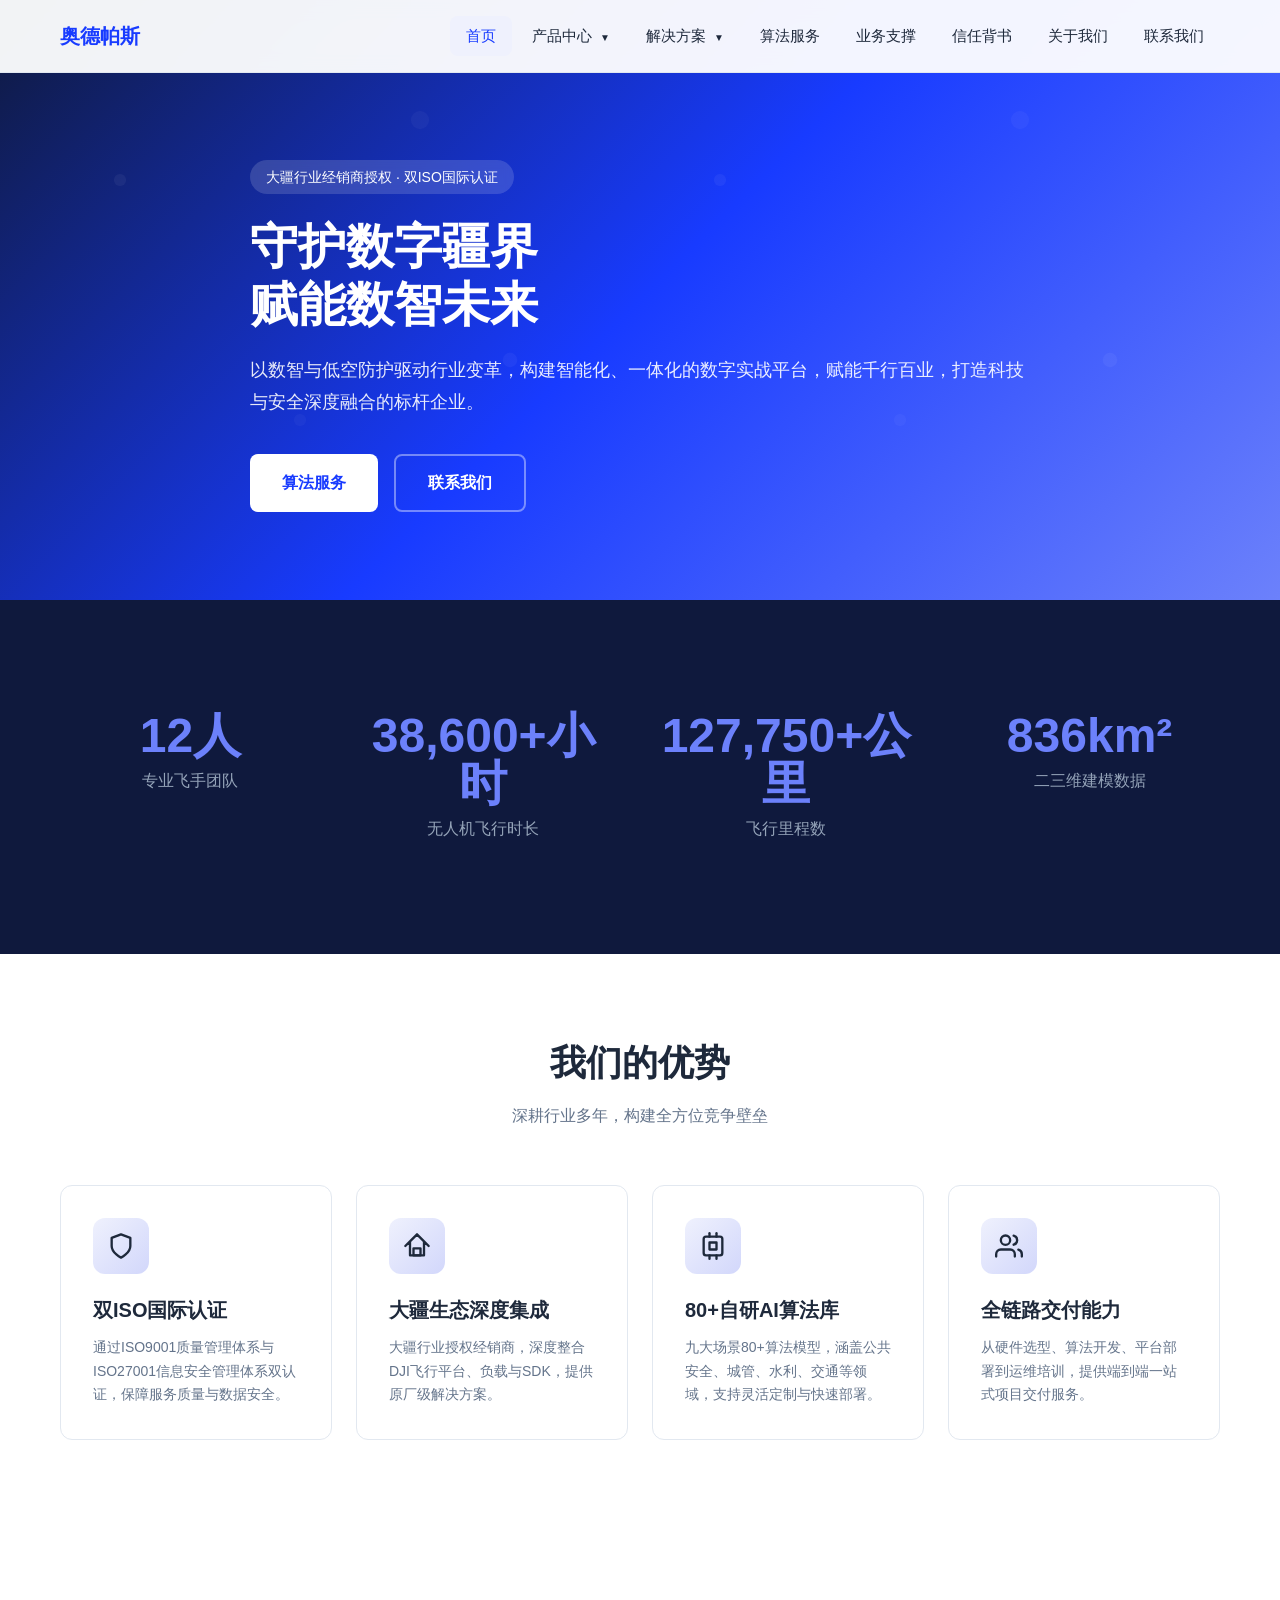
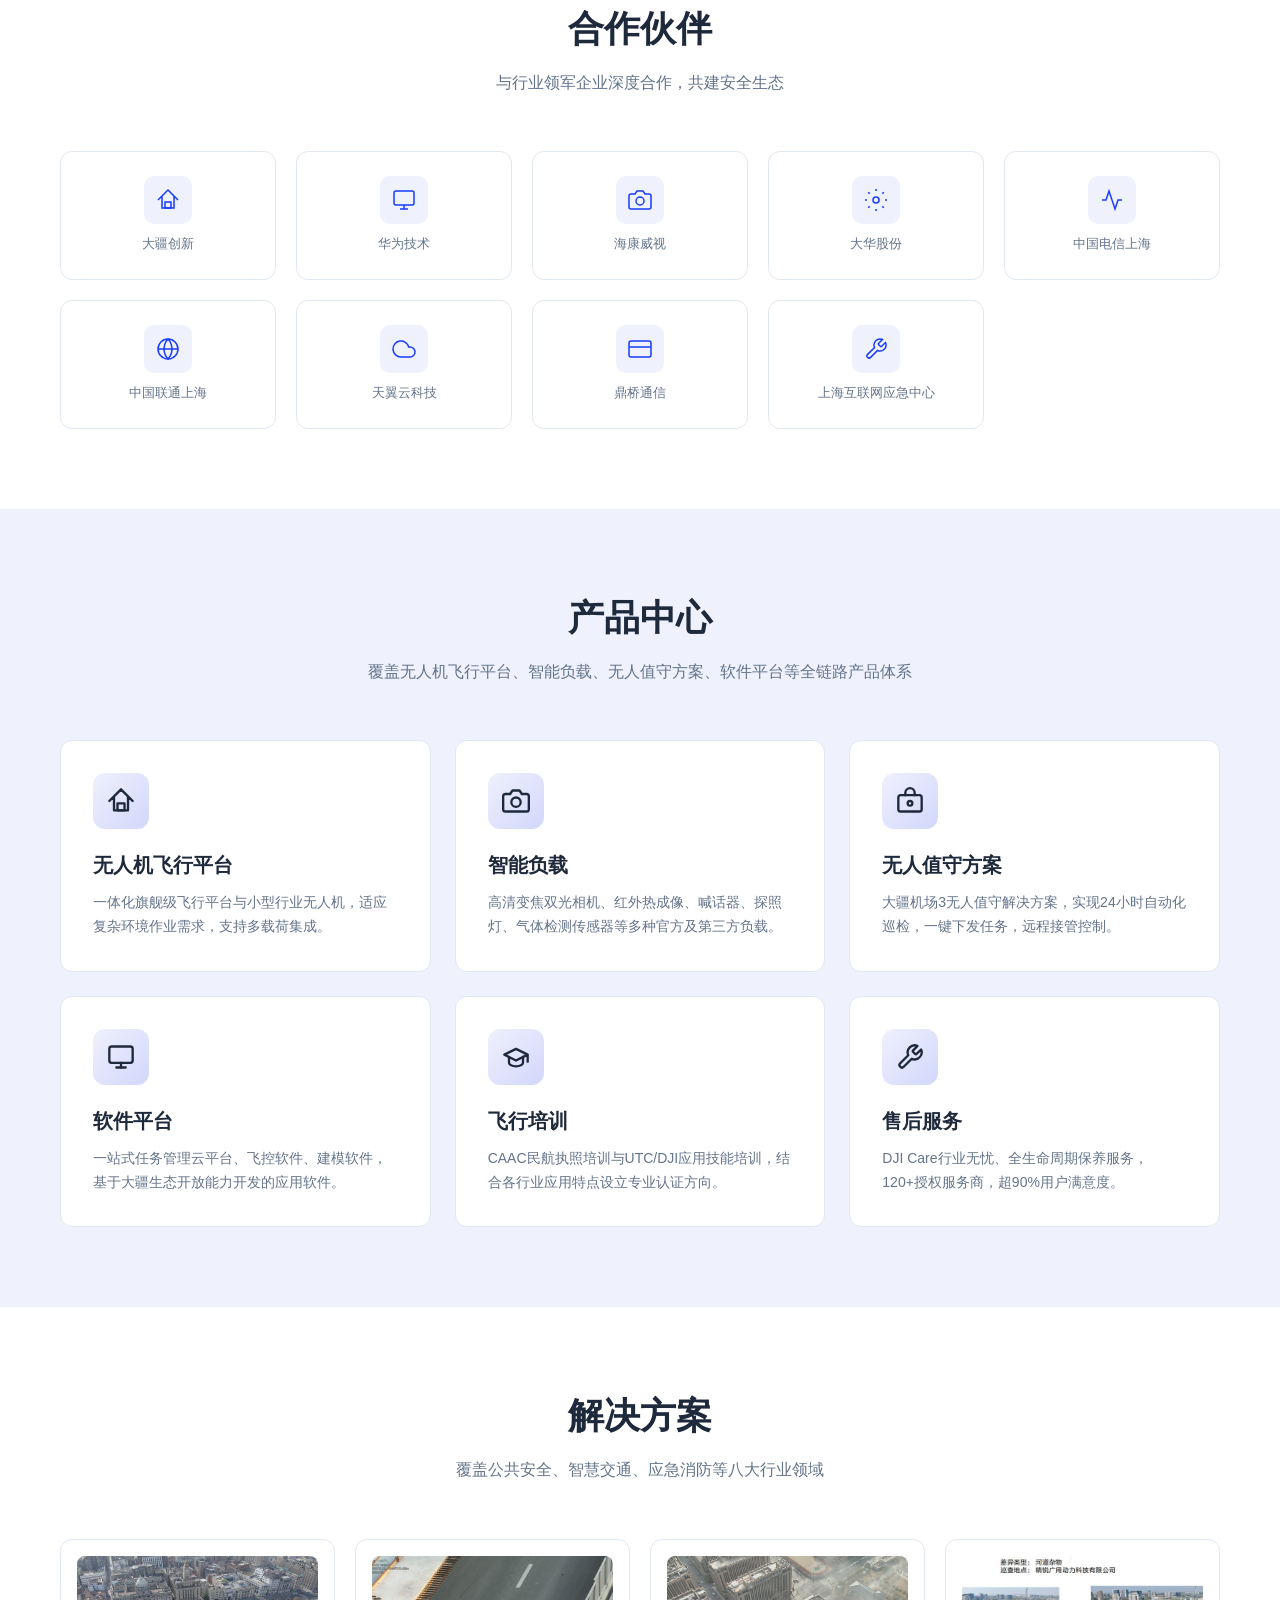
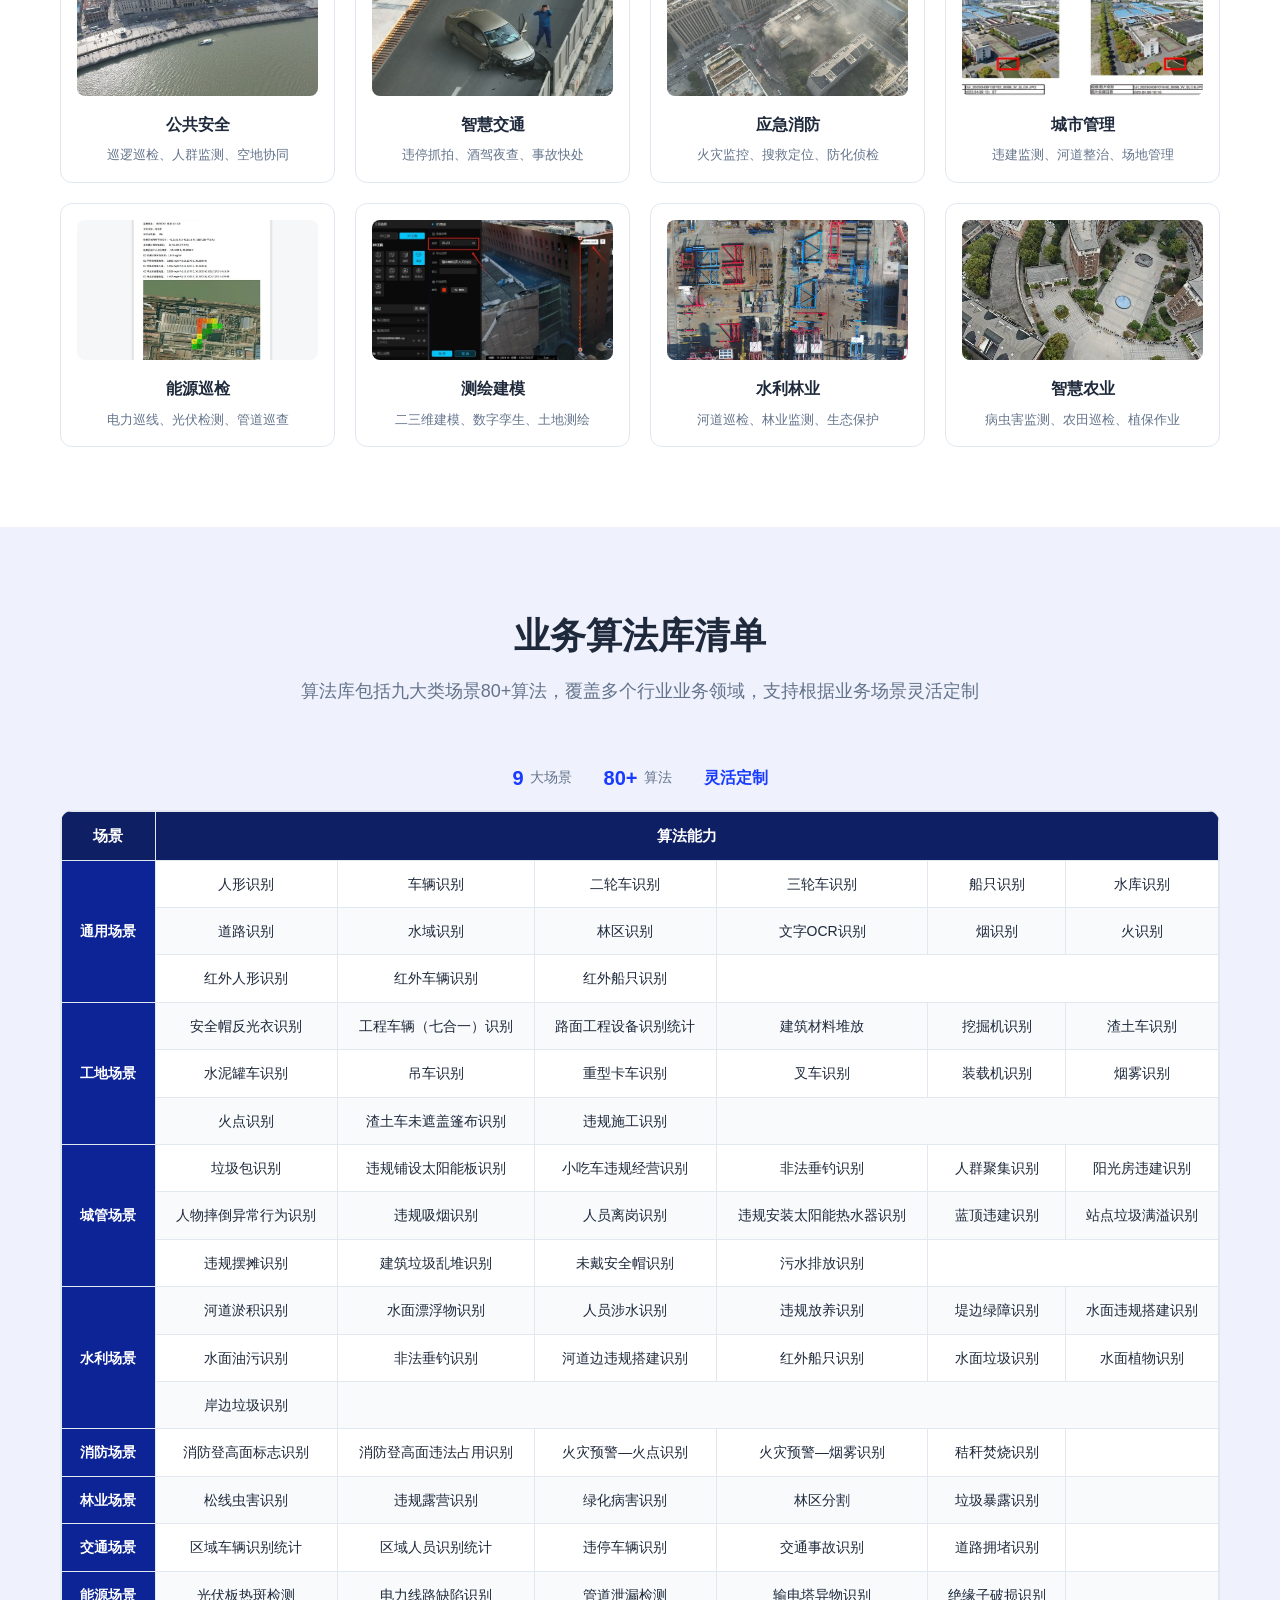
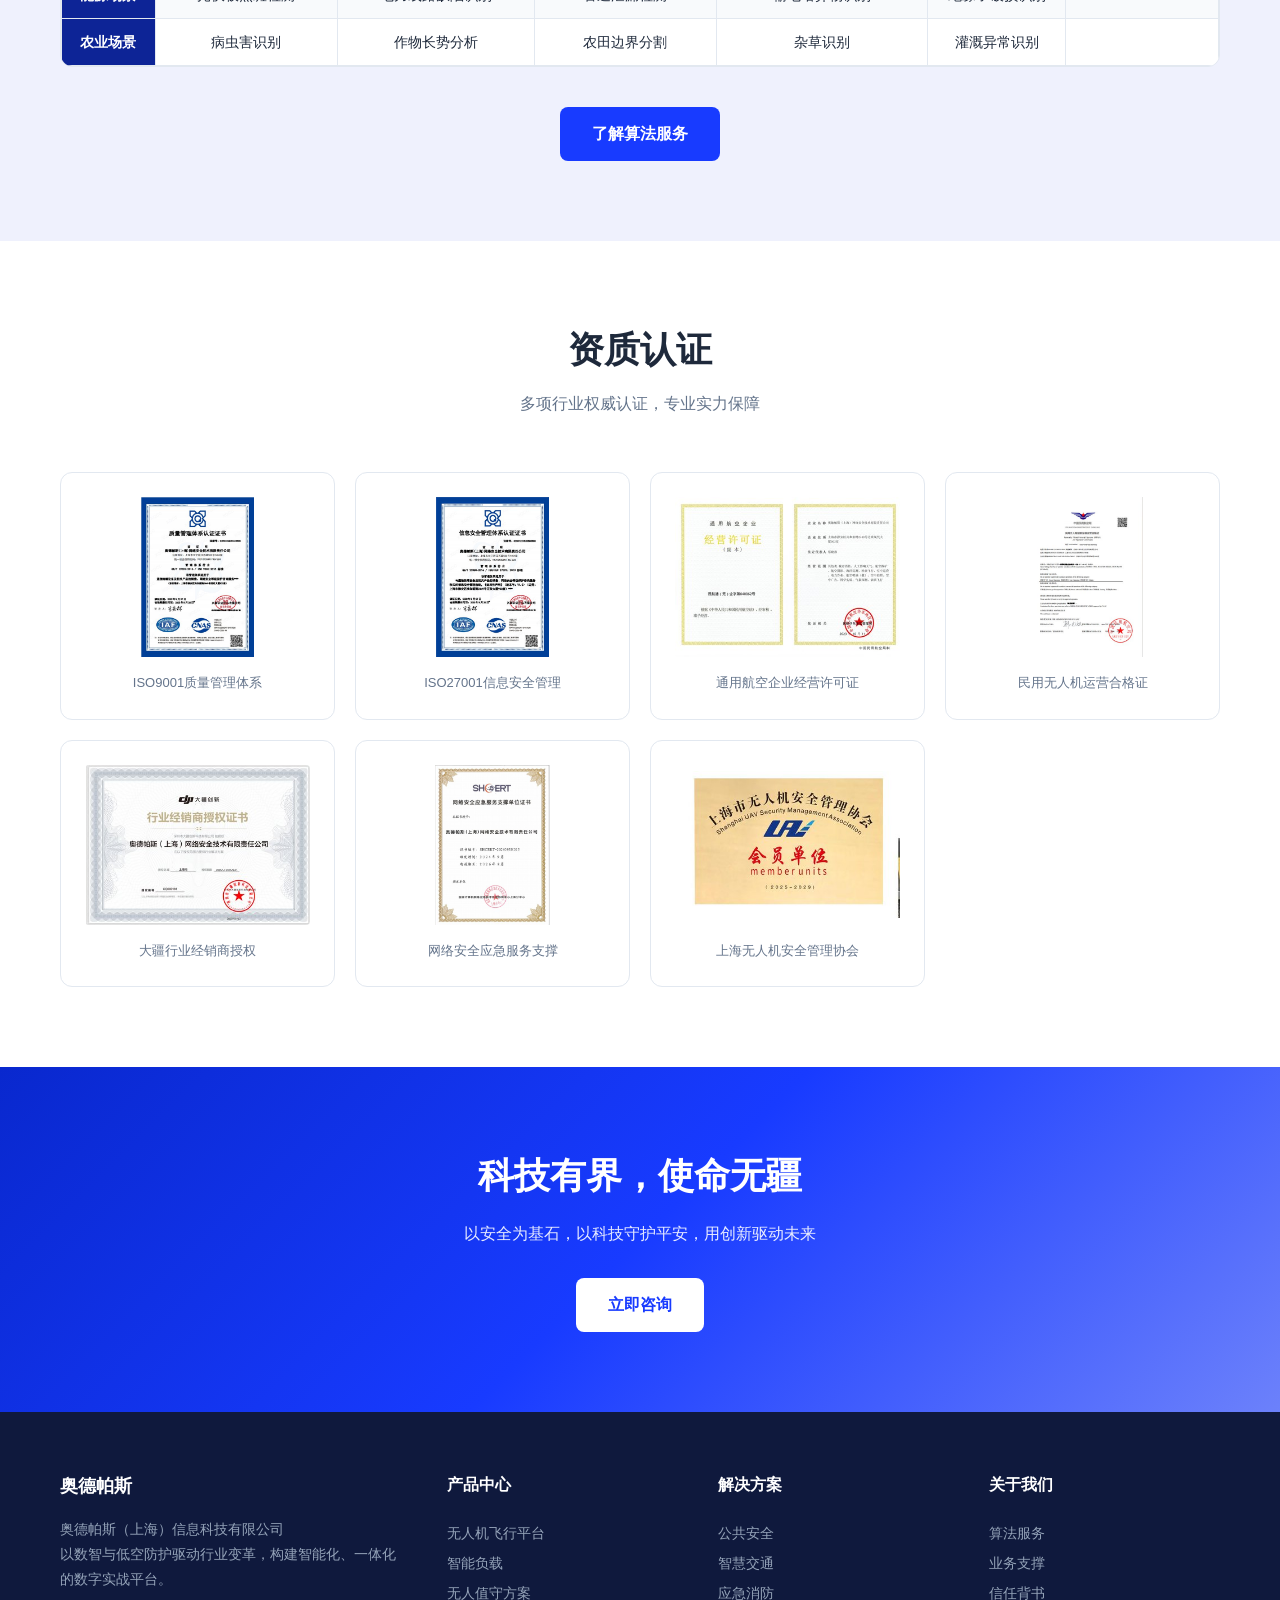
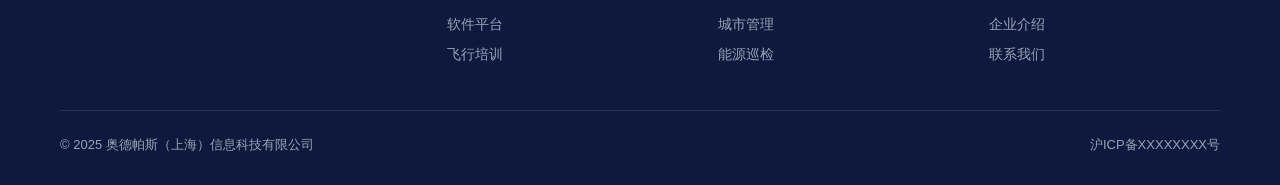
<file: odps-website/index.html>
<!DOCTYPE html>
<html lang="zh-CN">
<head>
  <meta charset="UTF-8">
  <meta name="viewport" content="width=device-width, initial-scale=1.0">
  <title>奥德帕斯（上海）信息科技有限公司 - 守护数字疆界，赋能数智未来</title>
  <meta name="description" content="奥德帕斯专注于无人机行业应用与公共安全解决方案，以数智与低空防护驱动行业变革。">
  <link rel="stylesheet" href="css/style.css">
</head>
<body>

<!-- Header -->
<header class="header">
  <div class="container">
    <a href="index.html" class="logo">
      <span>奥德帕斯</span>
    </a>
    <div class="menu-toggle"><span></span><span></span><span></span></div>
    <nav class="nav">
      <a href="index.html" class="nav-item active">首页</a>
      <div class="nav-item">产品中心 <span class="arrow">▼</span>
        <div class="dropdown">
          <a href="pages/products/drones.html">无人机飞行平台</a>
          <a href="pages/products/payloads.html">智能负载</a>
          <a href="pages/products/dock.html">无人值守方案</a>
          <a href="pages/products/software.html">软件平台</a>
          <a href="pages/products/training.html">飞行培训</a>
        </div>
      </div>
      <div class="nav-item">解决方案 <span class="arrow">▼</span>
        <div class="dropdown">
          <a href="pages/solutions/public-safety.html">公共安全</a>
          <a href="pages/solutions/traffic.html">智慧交通</a>
          <a href="pages/solutions/emergency.html">应急消防</a>
          <a href="pages/solutions/city.html">城市管理</a>
          <a href="pages/solutions/energy.html">能源巡检</a>
          <a href="pages/solutions/surveying.html">测绘建模</a>
          <a href="pages/solutions/water.html">水利林业</a>
          <a href="pages/solutions/agriculture.html">智慧农业</a>
        </div>
      </div>
      <a href="pages/algorithm.html" class="nav-item">算法服务</a>
      <a href="pages/support.html" class="nav-item">业务支撑</a>
      <a href="pages/trust.html" class="nav-item">信任背书</a>
      <a href="pages/about.html" class="nav-item">关于我们</a>
      <a href="pages/contact.html" class="nav-item">联系我们</a>
    </nav>
  </div>
</header>

<!-- Hero -->
<section class="hero">
  <div class="container">
    <div class="hero-content hero-content-wide">
      <span class="hero-tag">大疆行业经销商授权 · 双ISO国际认证</span>
      <h1>守护数字疆界<br>赋能数智未来</h1>
      <p>以数智与低空防护驱动行业变革，构建智能化、一体化的数字实战平台，赋能千行百业，打造科技与安全深度融合的标杆企业。</p>
      <div class="hero-btns">
        <a href="pages/algorithm.html" class="btn btn-primary">算法服务</a>
        <a href="pages/contact.html" class="btn btn-outline">联系我们</a>
      </div>
    </div>
  </div>
</section>

<!-- Stats -->
<section class="section section-dark">
  <div class="container">
    <div class="stats fade-in">
      <div class="stat-item">
        <div class="stat-num" data-target="12" data-suffix="人">0</div>
        <div class="stat-unit">专业飞手团队</div>
      </div>
      <div class="stat-item">
        <div class="stat-num" data-target="38600" data-suffix="+小时">0</div>
        <div class="stat-unit">无人机飞行时长</div>
      </div>
      <div class="stat-item">
        <div class="stat-num" data-target="127750" data-suffix="+公里">0</div>
        <div class="stat-unit">飞行里程数</div>
      </div>
      <div class="stat-item">
        <div class="stat-num" data-target="836" data-suffix="km²">0</div>
        <div class="stat-unit">二三维建模数据</div>
      </div>
    </div>
  </div>
</section>

<!-- 我们的优势 -->
<section class="section">
  <div class="container">
    <div class="section-title fade-in">
      <h2>我们的优势</h2>
      <p>深耕行业多年，构建全方位竞争壁垒</p>
    </div>
    <div class="card-grid" style="grid-template-columns:repeat(4,1fr);">
      <div class="card fade-in" style="cursor:default;">
        <div class="card-icon"><svg width="28" height="28" viewBox="0 0 24 24" fill="none" stroke="currentColor" stroke-width="2" stroke-linecap="round" stroke-linejoin="round"><path d="M12 22s8-4 8-10V5l-8-3-8 3v7c0 6 8 10 8 10z"/></svg></div>
        <h3>双ISO国际认证</h3>
        <p>通过ISO9001质量管理体系与ISO27001信息安全管理体系双认证，保障服务质量与数据安全。</p>
      </div>
      <div class="card fade-in" style="cursor:default;">
        <div class="card-icon"><svg width="28" height="28" viewBox="0 0 24 24" fill="none" stroke="currentColor" stroke-width="2" stroke-linecap="round" stroke-linejoin="round"><path d="M2 12L6 8M6 8L12 2L18 8M6 8V20H18V8M22 12L18 8"/><rect x="9" y="14" width="6" height="6"/></svg></div>
        <h3>大疆生态深度集成</h3>
        <p>大疆行业授权经销商，深度整合DJI飞行平台、负载与SDK，提供原厂级解决方案。</p>
      </div>
      <div class="card fade-in" style="cursor:default;">
        <div class="card-icon"><svg width="28" height="28" viewBox="0 0 24 24" fill="none" stroke="currentColor" stroke-width="2" stroke-linecap="round" stroke-linejoin="round"><rect x="4" y="4" width="16" height="16" rx="2"/><rect x="9" y="9" width="6" height="6"/><line x1="9" y1="1" x2="9" y2="4"/><line x1="15" y1="1" x2="15" y2="4"/><line x1="9" y1="20" x2="9" y2="23"/><line x1="15" y1="20" x2="15" y2="23"/></svg></div>
        <h3>80+自研AI算法库</h3>
        <p>九大场景80+算法模型，涵盖公共安全、城管、水利、交通等领域，支持灵活定制与快速部署。</p>
      </div>
      <div class="card fade-in" style="cursor:default;">
        <div class="card-icon"><svg width="28" height="28" viewBox="0 0 24 24" fill="none" stroke="currentColor" stroke-width="2" stroke-linecap="round" stroke-linejoin="round"><path d="M17 21v-2a4 4 0 0 0-4-4H5a4 4 0 0 0-4 4v2"/><circle cx="9" cy="7" r="4"/><path d="M23 21v-2a4 4 0 0 0-3-3.87"/><path d="M16 3.13a4 4 0 0 1 0 7.75"/></svg></div>
        <h3>全链路交付能力</h3>
        <p>从硬件选型、算法开发、平台部署到运维培训，提供端到端一站式项目交付服务。</p>
      </div>
    </div>
  </div>
</section>

<!-- Partners (moved up per design doc) -->
<section class="section">
  <div class="container">
    <div class="section-title fade-in">
      <h2>合作伙伴</h2>
      <p>与行业领军企业深度合作，共建安全生态</p>
    </div>
    <div class="partner-grid fade-in">
      <div class="partner-item">
        <div class="partner-logo"><svg width="24" height="24" viewBox="0 0 24 24" fill="none" stroke="currentColor" stroke-width="1.5"><path d="M2 12L6 8M6 8L12 2L18 8M6 8V20H18V8M22 12L18 8"/><rect x="9" y="14" width="6" height="6"/></svg></div>
        大疆创新
      </div>
      <div class="partner-item">
        <div class="partner-logo"><svg width="24" height="24" viewBox="0 0 24 24" fill="none" stroke="currentColor" stroke-width="1.5"><rect x="2" y="3" width="20" height="14" rx="2"/><line x1="8" y1="21" x2="16" y2="21"/><line x1="12" y1="17" x2="12" y2="21"/></svg></div>
        华为技术
      </div>
      <div class="partner-item">
        <div class="partner-logo"><svg width="24" height="24" viewBox="0 0 24 24" fill="none" stroke="currentColor" stroke-width="1.5"><path d="M23 19a2 2 0 0 1-2 2H3a2 2 0 0 1-2-2V8a2 2 0 0 1 2-2h4l2-3h6l2 3h4a2 2 0 0 1 2 2z"/><circle cx="12" cy="13" r="4"/></svg></div>
        海康威视
      </div>
      <div class="partner-item">
        <div class="partner-logo"><svg width="24" height="24" viewBox="0 0 24 24" fill="none" stroke="currentColor" stroke-width="1.5"><circle cx="12" cy="12" r="3"/><path d="M12 1v2M12 21v2M4.22 4.22l1.42 1.42M18.36 18.36l1.42 1.42M1 12h2M21 12h2M4.22 19.78l1.42-1.42M18.36 5.64l1.42-1.42"/></svg></div>
        大华股份
      </div>
      <div class="partner-item">
        <div class="partner-logo"><svg width="24" height="24" viewBox="0 0 24 24" fill="none" stroke="currentColor" stroke-width="1.5"><polyline points="22 12 18 12 15 21 9 3 6 12 2 12"/></svg></div>
        中国电信上海
      </div>
      <div class="partner-item">
        <div class="partner-logo"><svg width="24" height="24" viewBox="0 0 24 24" fill="none" stroke="currentColor" stroke-width="1.5"><circle cx="12" cy="12" r="10"/><line x1="2" y1="12" x2="22" y2="12"/><path d="M12 2a15.3 15.3 0 0 1 4 10 15.3 15.3 0 0 1-4 10 15.3 15.3 0 0 1-4-10 15.3 15.3 0 0 1 4-10z"/></svg></div>
        中国联通上海
      </div>
      <div class="partner-item">
        <div class="partner-logo"><svg width="24" height="24" viewBox="0 0 24 24" fill="none" stroke="currentColor" stroke-width="1.5"><path d="M18 10h-1.26A8 8 0 1 0 9 20h9a5 5 0 0 0 0-10z"/></svg></div>
        天翼云科技
      </div>
      <div class="partner-item">
        <div class="partner-logo"><svg width="24" height="24" viewBox="0 0 24 24" fill="none" stroke="currentColor" stroke-width="1.5"><rect x="1" y="4" width="22" height="16" rx="2" ry="2"/><line x1="1" y1="10" x2="23" y2="10"/></svg></div>
        鼎桥通信
      </div>
      <div class="partner-item">
        <div class="partner-logo"><svg width="24" height="24" viewBox="0 0 24 24" fill="none" stroke="currentColor" stroke-width="1.5"><path d="M14.7 6.3a1 1 0 0 0 0 1.4l1.6 1.6a1 1 0 0 0 1.4 0l3.77-3.77a6 6 0 0 1-7.94 7.94l-6.91 6.91a2.12 2.12 0 0 1-3-3l6.91-6.91a6 6 0 0 1 7.94-7.94l-3.76 3.76z"/></svg></div>
        上海互联网应急中心
      </div>
    </div>
  </div>
</section>

<!-- Products -->
<section class="section section-light">
  <div class="container">
    <div class="section-title fade-in">
      <h2>产品中心</h2>
      <p>覆盖无人机飞行平台、智能负载、无人值守方案、软件平台等全链路产品体系</p>
    </div>
    <div class="card-grid">
      <a href="pages/products/drones.html" class="card fade-in">
        <div class="card-icon"><svg width="28" height="28" viewBox="0 0 24 24" fill="none" stroke="currentColor" stroke-width="2" stroke-linecap="round" stroke-linejoin="round"><path d="M2 12L6 8M6 8L12 2L18 8M6 8V20H18V8M22 12L18 8"/><rect x="9" y="14" width="6" height="6"/></svg></div>
        <h3>无人机飞行平台</h3>
        <p>一体化旗舰级飞行平台与小型行业无人机，适应复杂环境作业需求，支持多载荷集成。</p>
      </a>
      <a href="pages/products/payloads.html" class="card fade-in">
        <div class="card-icon"><svg width="28" height="28" viewBox="0 0 24 24" fill="none" stroke="currentColor" stroke-width="2" stroke-linecap="round" stroke-linejoin="round"><path d="M23 19a2 2 0 0 1-2 2H3a2 2 0 0 1-2-2V8a2 2 0 0 1 2-2h4l2-3h6l2 3h4a2 2 0 0 1 2 2z"/><circle cx="12" cy="13" r="4"/></svg></div>
        <h3>智能负载</h3>
        <p>高清变焦双光相机、红外热成像、喊话器、探照灯、气体检测传感器等多种官方及第三方负载。</p>
      </a>
      <a href="pages/products/dock.html" class="card fade-in">
        <div class="card-icon"><svg width="28" height="28" viewBox="0 0 24 24" fill="none" stroke="currentColor" stroke-width="2" stroke-linecap="round" stroke-linejoin="round"><rect x="2" y="7" width="20" height="14" rx="2" ry="2"/><path d="M16 7V5a4 4 0 0 0-8 0v2"/><circle cx="12" cy="14" r="2"/></svg></div>
        <h3>无人值守方案</h3>
        <p>大疆机场3无人值守解决方案，实现24小时自动化巡检，一键下发任务，远程接管控制。</p>
      </a>
      <a href="pages/products/software.html" class="card fade-in">
        <div class="card-icon"><svg width="28" height="28" viewBox="0 0 24 24" fill="none" stroke="currentColor" stroke-width="2" stroke-linecap="round" stroke-linejoin="round"><rect x="2" y="3" width="20" height="14" rx="2" ry="2"/><line x1="8" y1="21" x2="16" y2="21"/><line x1="12" y1="17" x2="12" y2="21"/></svg></div>
        <h3>软件平台</h3>
        <p>一站式任务管理云平台、飞控软件、建模软件，基于大疆生态开放能力开发的应用软件。</p>
      </a>
      <a href="pages/products/training.html" class="card fade-in">
        <div class="card-icon"><svg width="28" height="28" viewBox="0 0 24 24" fill="none" stroke="currentColor" stroke-width="2" stroke-linecap="round" stroke-linejoin="round"><path d="M22 10v6M2 10l10-5 10 5-10 5z"/><path d="M6 12v5c0 1.66 2.69 3 6 3s6-1.34 6-3v-5"/></svg></div>
        <h3>飞行培训</h3>
        <p>CAAC民航执照培训与UTC/DJI应用技能培训，结合各行业应用特点设立专业认证方向。</p>
      </a>
      <a href="pages/support.html" class="card fade-in">
        <div class="card-icon"><svg width="28" height="28" viewBox="0 0 24 24" fill="none" stroke="currentColor" stroke-width="2" stroke-linecap="round" stroke-linejoin="round"><path d="M14.7 6.3a1 1 0 0 0 0 1.4l1.6 1.6a1 1 0 0 0 1.4 0l3.77-3.77a6 6 0 0 1-7.94 7.94l-6.91 6.91a2.12 2.12 0 0 1-3-3l6.91-6.91a6 6 0 0 1 7.94-7.94l-3.76 3.76z"/></svg></div>
        <h3>售后服务</h3>
        <p>DJI Care行业无忧、全生命周期保养服务，120+授权服务商，超90%用户满意度。</p>
      </a>
    </div>
  </div>
</section>

<!-- Solutions -->
<section class="section">
  <div class="container">
    <div class="section-title fade-in">
      <h2>解决方案</h2>
      <p>覆盖公共安全、智慧交通、应急消防等八大行业领域</p>
    </div>
    <div class="solution-grid">
      <a href="pages/solutions/public-safety.html" class="solution-item fade-in">
        <div class="solution-img" style="background-image:url('images/solutions/public-safety.jpg')"></div>
        <h4>公共安全</h4>
        <p>巡逻巡检、人群监测、空地协同</p>
      </a>
      <a href="pages/solutions/traffic.html" class="solution-item fade-in">
        <div class="solution-img" style="background-image:url('images/solutions/traffic.jpg')"></div>
        <h4>智慧交通</h4>
        <p>违停抓拍、酒驾夜查、事故快处</p>
      </a>
      <a href="pages/solutions/emergency.html" class="solution-item fade-in">
        <div class="solution-img" style="background-image:url('images/solutions/emergency.jpg')"></div>
        <h4>应急消防</h4>
        <p>火灾监控、搜救定位、防化侦检</p>
      </a>
      <a href="pages/solutions/city.html" class="solution-item fade-in">
        <div class="solution-img" style="background-image:url('images/solutions/city.jpg')"></div>
        <h4>城市管理</h4>
        <p>违建监测、河道整治、场地管理</p>
      </a>
      <a href="pages/solutions/energy.html" class="solution-item fade-in">
        <div class="solution-img" style="background-image:url('images/solutions/energy.jpg')"></div>
        <h4>能源巡检</h4>
        <p>电力巡线、光伏检测、管道巡查</p>
      </a>
      <a href="pages/solutions/surveying.html" class="solution-item fade-in">
        <div class="solution-img" style="background-image:url('images/solutions/surveying.jpg')"></div>
        <h4>测绘建模</h4>
        <p>二三维建模、数字孪生、土地测绘</p>
      </a>
      <a href="pages/solutions/water.html" class="solution-item fade-in">
        <div class="solution-img" style="background-image:url('images/solutions/water.jpg')"></div>
        <h4>水利林业</h4>
        <p>河道巡检、林业监测、生态保护</p>
      </a>
      <a href="pages/solutions/agriculture.html" class="solution-item fade-in">
        <div class="solution-img" style="background-image:url('images/solutions/agriculture.jpg')"></div>
        <h4>智慧农业</h4>
        <p>病虫害监测、农田巡检、植保作业</p>
      </a>
    </div>
  </div>
</section>

<!-- Algorithm Service - 业务算法库清单 -->
<section class="section section-light">
  <div class="container">
    <div class="section-title fade-in">
      <h2>业务算法库清单</h2>
      <p style="font-size:18px;max-width:700px;margin:0 auto;text-align:center;">算法库包括九大类场景80+算法，覆盖多个行业业务领域，支持根据业务场景灵活定制</p>
    </div>
    <div class="algo-table-header fade-in" style="justify-content:center;">
      <div class="algo-table-stats" style="gap:32px;white-space:nowrap;">
        <div class="algo-table-stat"><strong>9</strong> 大场景</div>
        <div class="algo-table-stat"><strong>80+</strong> 算法</div>
        <div class="algo-table-stat" style="color:var(--primary);font-weight:700;font-size:16px;">灵活定制</div>
      </div>
    </div>
    <div class="algo-table-wrap fade-in">
      <table class="algo-table">
        <thead>
          <tr><th>场景</th><th colspan="6">算法能力</th></tr>
        </thead>
        <tbody>
          <!-- 通用场景 -->
          <tr>
            <td class="scene-label" rowspan="3">通用场景</td>
            <td>人形识别</td><td>车辆识别</td><td>二轮车识别</td><td>三轮车识别</td><td>船只识别</td><td>水库识别</td>
          </tr>
          <tr>
            <td>道路识别</td><td>水域识别</td><td>林区识别</td><td>文字OCR识别</td><td>烟识别</td><td>火识别</td>
          </tr>
          <tr>
            <td>红外人形识别</td><td>红外车辆识别</td><td>红外船只识别</td><td colspan="3"></td>
          </tr>
          <!-- 工地场景 -->
          <tr>
            <td class="scene-label" rowspan="3">工地场景</td>
            <td>安全帽反光衣识别</td><td>工程车辆（七合一）识别</td><td>路面工程设备识别统计</td><td>建筑材料堆放</td><td>挖掘机识别</td><td>渣土车识别</td>
          </tr>
          <tr>
            <td>水泥罐车识别</td><td>吊车识别</td><td>重型卡车识别</td><td>叉车识别</td><td>装载机识别</td><td>烟雾识别</td>
          </tr>
          <tr>
            <td>火点识别</td><td>渣土车未遮盖篷布识别</td><td>违规施工识别</td><td colspan="3"></td>
          </tr>
          <!-- 城管场景 -->
          <tr>
            <td class="scene-label" rowspan="3">城管场景</td>
            <td>垃圾包识别</td><td>违规铺设太阳能板识别</td><td>小吃车违规经营识别</td><td>非法垂钓识别</td><td>人群聚集识别</td><td>阳光房违建识别</td>
          </tr>
          <tr>
            <td>人物摔倒异常行为识别</td><td>违规吸烟识别</td><td>人员离岗识别</td><td>违规安装太阳能热水器识别</td><td>蓝顶违建识别</td><td>站点垃圾满溢识别</td>
          </tr>
          <tr>
            <td>违规摆摊识别</td><td>建筑垃圾乱堆识别</td><td>未戴安全帽识别</td><td>污水排放识别</td><td colspan="2"></td>
          </tr>
          <!-- 水利场景 -->
          <tr>
            <td class="scene-label" rowspan="3">水利场景</td>
            <td>河道淤积识别</td><td>水面漂浮物识别</td><td>人员涉水识别</td><td>违规放养识别</td><td>堤边绿障识别</td><td>水面违规搭建识别</td>
          </tr>
          <tr>
            <td>水面油污识别</td><td>非法垂钓识别</td><td>河道边违规搭建识别</td><td>红外船只识别</td><td>水面垃圾识别</td><td>水面植物识别</td>
          </tr>
          <tr>
            <td>岸边垃圾识别</td><td colspan="5"></td>
          </tr>
          <!-- 消防场景 -->
          <tr>
            <td class="scene-label">消防场景</td>
            <td>消防登高面标志识别</td><td>消防登高面违法占用识别</td><td>火灾预警—火点识别</td><td>火灾预警—烟雾识别</td><td>秸秆焚烧识别</td><td></td>
          </tr>
          <!-- 林业场景 -->
          <tr>
            <td class="scene-label">林业场景</td>
            <td>松线虫害识别</td><td>违规露营识别</td><td>绿化病害识别</td><td>林区分割</td><td>垃圾暴露识别</td><td></td>
          </tr>
          <!-- 交通场景 -->
          <tr>
            <td class="scene-label">交通场景</td>
            <td>区域车辆识别统计</td><td>区域人员识别统计</td><td>违停车辆识别</td><td>交通事故识别</td><td>道路拥堵识别</td><td></td>
          </tr>
          <!-- 能源场景 -->
          <tr>
            <td class="scene-label">能源场景</td>
            <td>光伏板热斑检测</td><td>电力线路缺陷识别</td><td>管道泄漏检测</td><td>输电塔异物识别</td><td>绝缘子破损识别</td><td></td>
          </tr>
          <!-- 农业场景 -->
          <tr>
            <td class="scene-label">农业场景</td>
            <td>病虫害识别</td><td>作物长势分析</td><td>农田边界分割</td><td>杂草识别</td><td>灌溉异常识别</td><td></td>
          </tr>
        </tbody>
      </table>
    </div>
    <div style="text-align:center;margin-top:40px;">
      <a href="pages/algorithm.html" class="btn btn-blue">了解算法服务</a>
    </div>
  </div>
</section>

<!-- Certifications -->
<section class="section">
  <div class="container">
    <div class="section-title fade-in">
      <h2>资质认证</h2>
      <p>多项行业权威认证，专业实力保障</p>
    </div>
    <div class="cert-grid fade-in">
      <div class="cert-item">
        <div class="cert-img" style="background-image:url('images/certs/iso9001.jpg')"></div>
        <span>ISO9001质量管理体系</span>
      </div>
      <div class="cert-item">
        <div class="cert-img" style="background-image:url('images/certs/iso27001.jpg')"></div>
        <span>ISO27001信息安全管理</span>
      </div>
      <div class="cert-item">
        <div class="cert-img" style="background-image:url('images/certs/aviation-license.jpg')"></div>
        <span>通用航空企业经营许可证</span>
      </div>
      <div class="cert-item">
        <div class="cert-img" style="background-image:url('images/certs/caac-cert.jpg')"></div>
        <span>民用无人机运营合格证</span>
      </div>
      <div class="cert-item">
        <div class="cert-img" style="background-image:url('images/certs/dji-dealer.jpg')"></div>
        <span>大疆行业经销商授权</span>
      </div>
      <div class="cert-item">
        <div class="cert-img" style="background-image:url('images/certs/shcert.jpg')"></div>
        <span>网络安全应急服务支撑</span>
      </div>
      <div class="cert-item">
        <div class="cert-img" style="background-image:url('images/certs/uav-association.jpg')"></div>
        <span>上海无人机安全管理协会</span>
      </div>
    </div>
  </div>
</section>

<!-- CTA -->
<section class="cta">
  <div class="container">
    <h2>科技有界，使命无疆</h2>
    <p>以安全为基石，以科技守护平安，用创新驱动未来</p>
    <a href="pages/contact.html" class="btn btn-primary">立即咨询</a>
  </div>
</section>

<!-- Footer -->
<footer class="footer">
  <div class="container">
    <div class="footer-grid">
      <div class="footer-brand">
        <div class="logo" style="color:#fff;font-size:18px;">奥德帕斯</div>
        <p>奥德帕斯（上海）信息科技有限公司<br>以数智与低空防护驱动行业变革，构建智能化、一体化的数字实战平台。</p>
      </div>
      <div class="footer-col">
        <h4>产品中心</h4>
        <a href="pages/products/drones.html">无人机飞行平台</a>
        <a href="pages/products/payloads.html">智能负载</a>
        <a href="pages/products/dock.html">无人值守方案</a>
        <a href="pages/products/software.html">软件平台</a>
        <a href="pages/products/training.html">飞行培训</a>
      </div>
      <div class="footer-col">
        <h4>解决方案</h4>
        <a href="pages/solutions/public-safety.html">公共安全</a>
        <a href="pages/solutions/traffic.html">智慧交通</a>
        <a href="pages/solutions/emergency.html">应急消防</a>
        <a href="pages/solutions/city.html">城市管理</a>
        <a href="pages/solutions/energy.html">能源巡检</a>
      </div>
      <div class="footer-col">
        <h4>关于我们</h4>
        <a href="pages/algorithm.html">算法服务</a>
        <a href="pages/support.html">业务支撑</a>
        <a href="pages/trust.html">信任背书</a>
        <a href="pages/about.html">企业介绍</a>
        <a href="pages/contact.html">联系我们</a>
      </div>
    </div>
    <div class="footer-bottom">
      <span>&copy; 2025 奥德帕斯（上海）信息科技有限公司</span>
      <span>沪ICP备XXXXXXXX号</span>
    </div>
  </div>
</footer>

<script src="js/main.js"></script>
</body>
</html>
</file>
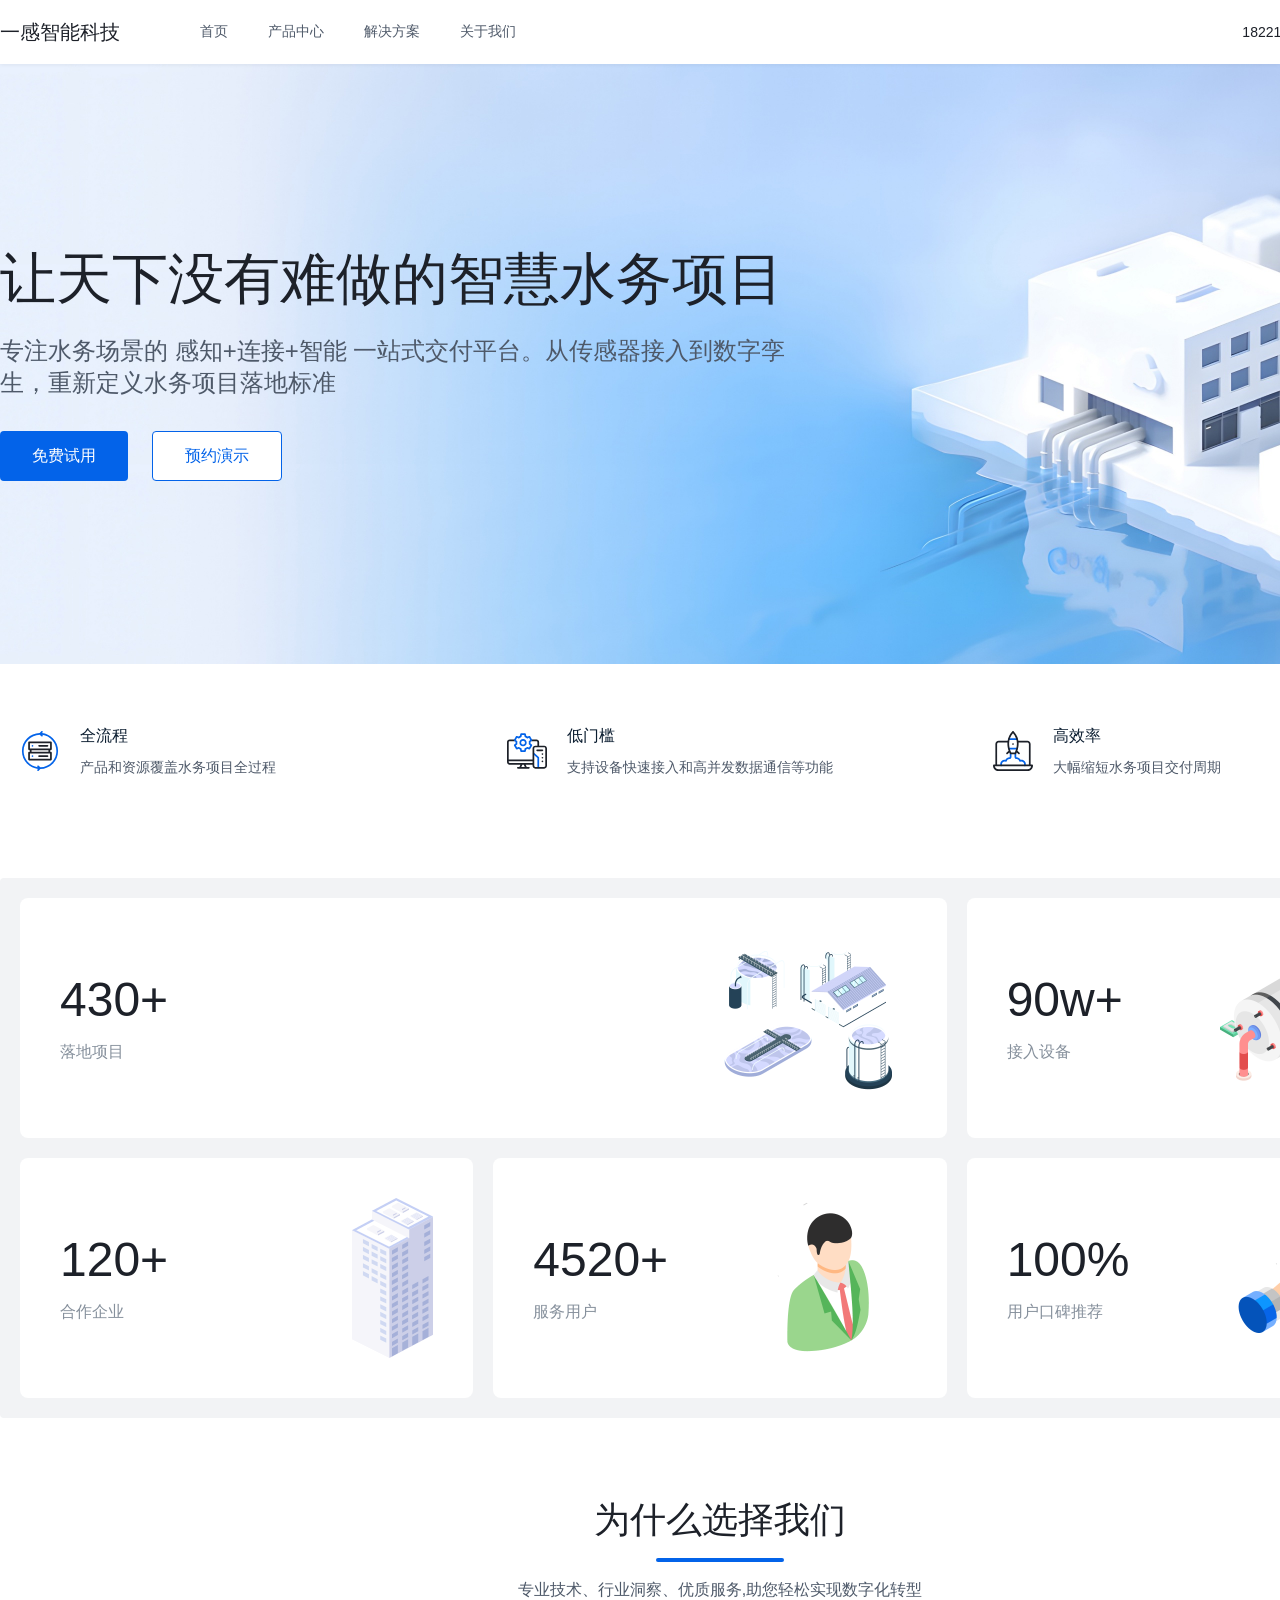
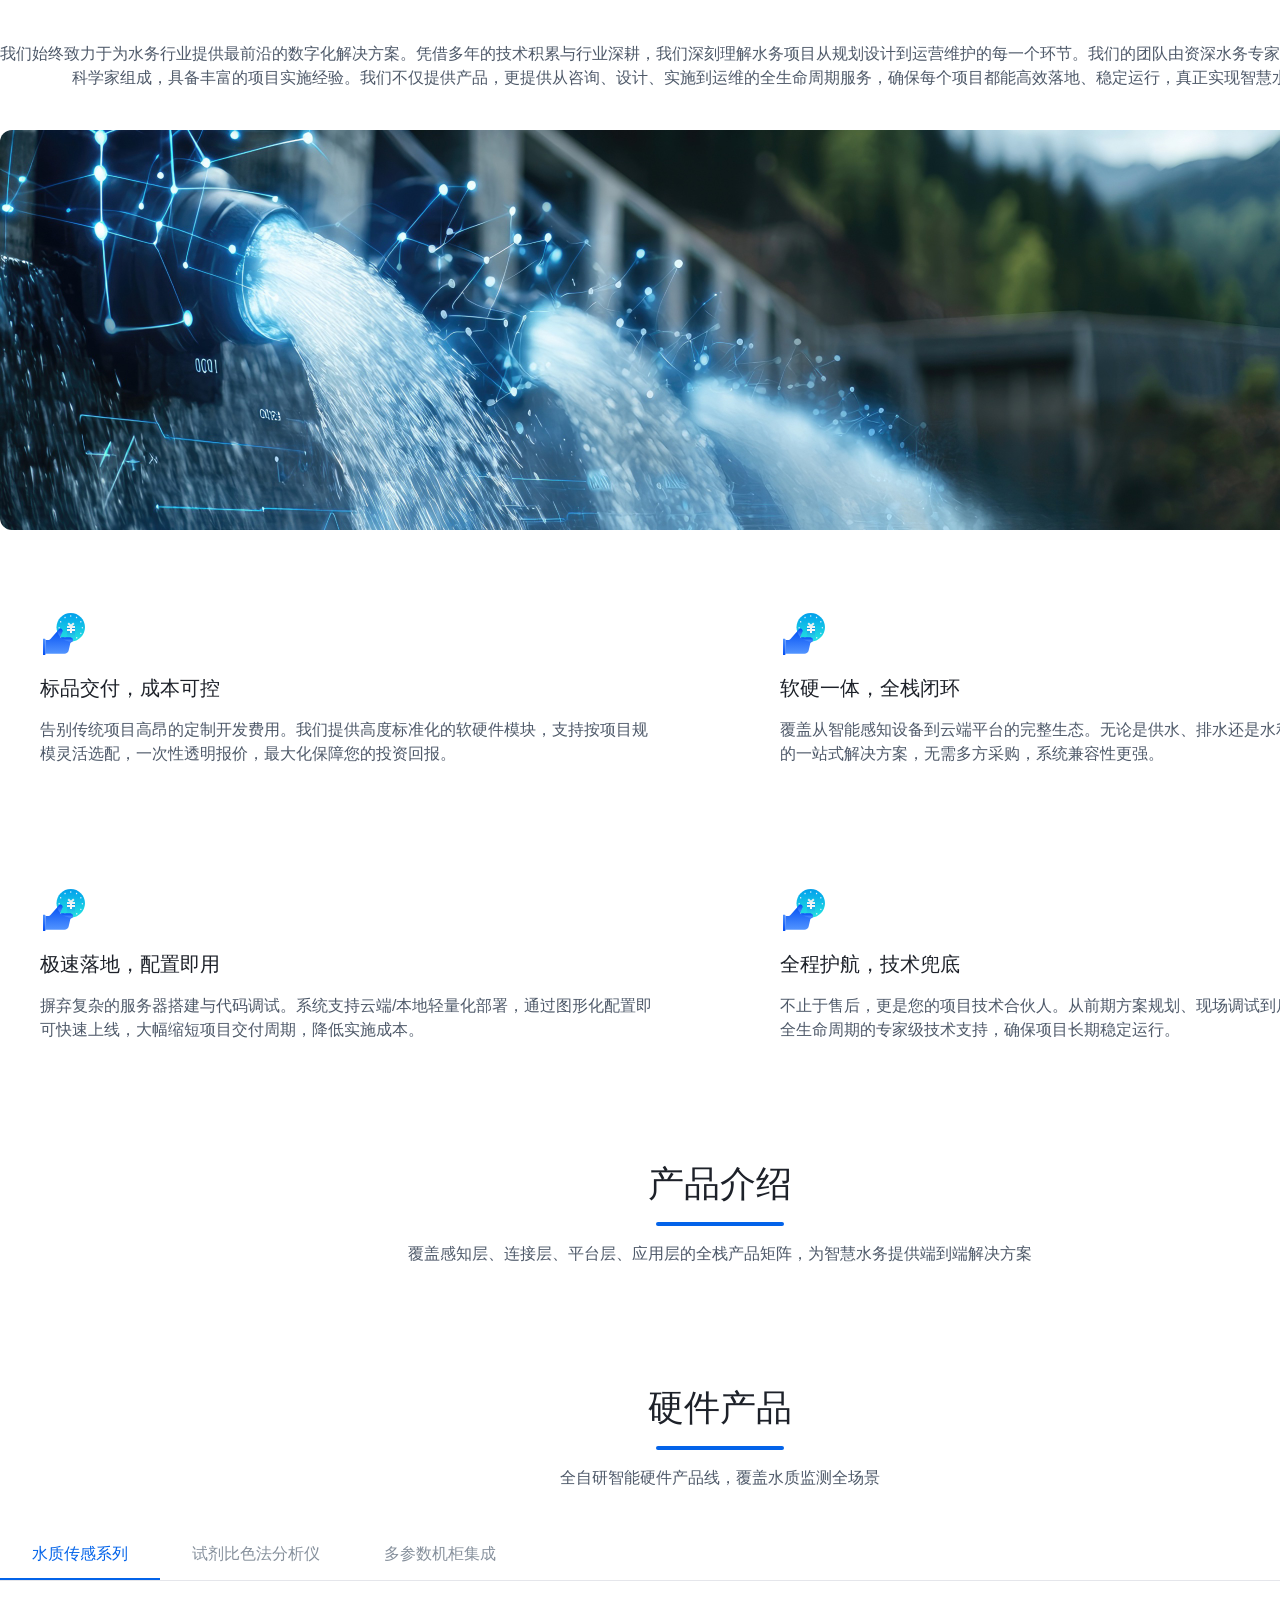
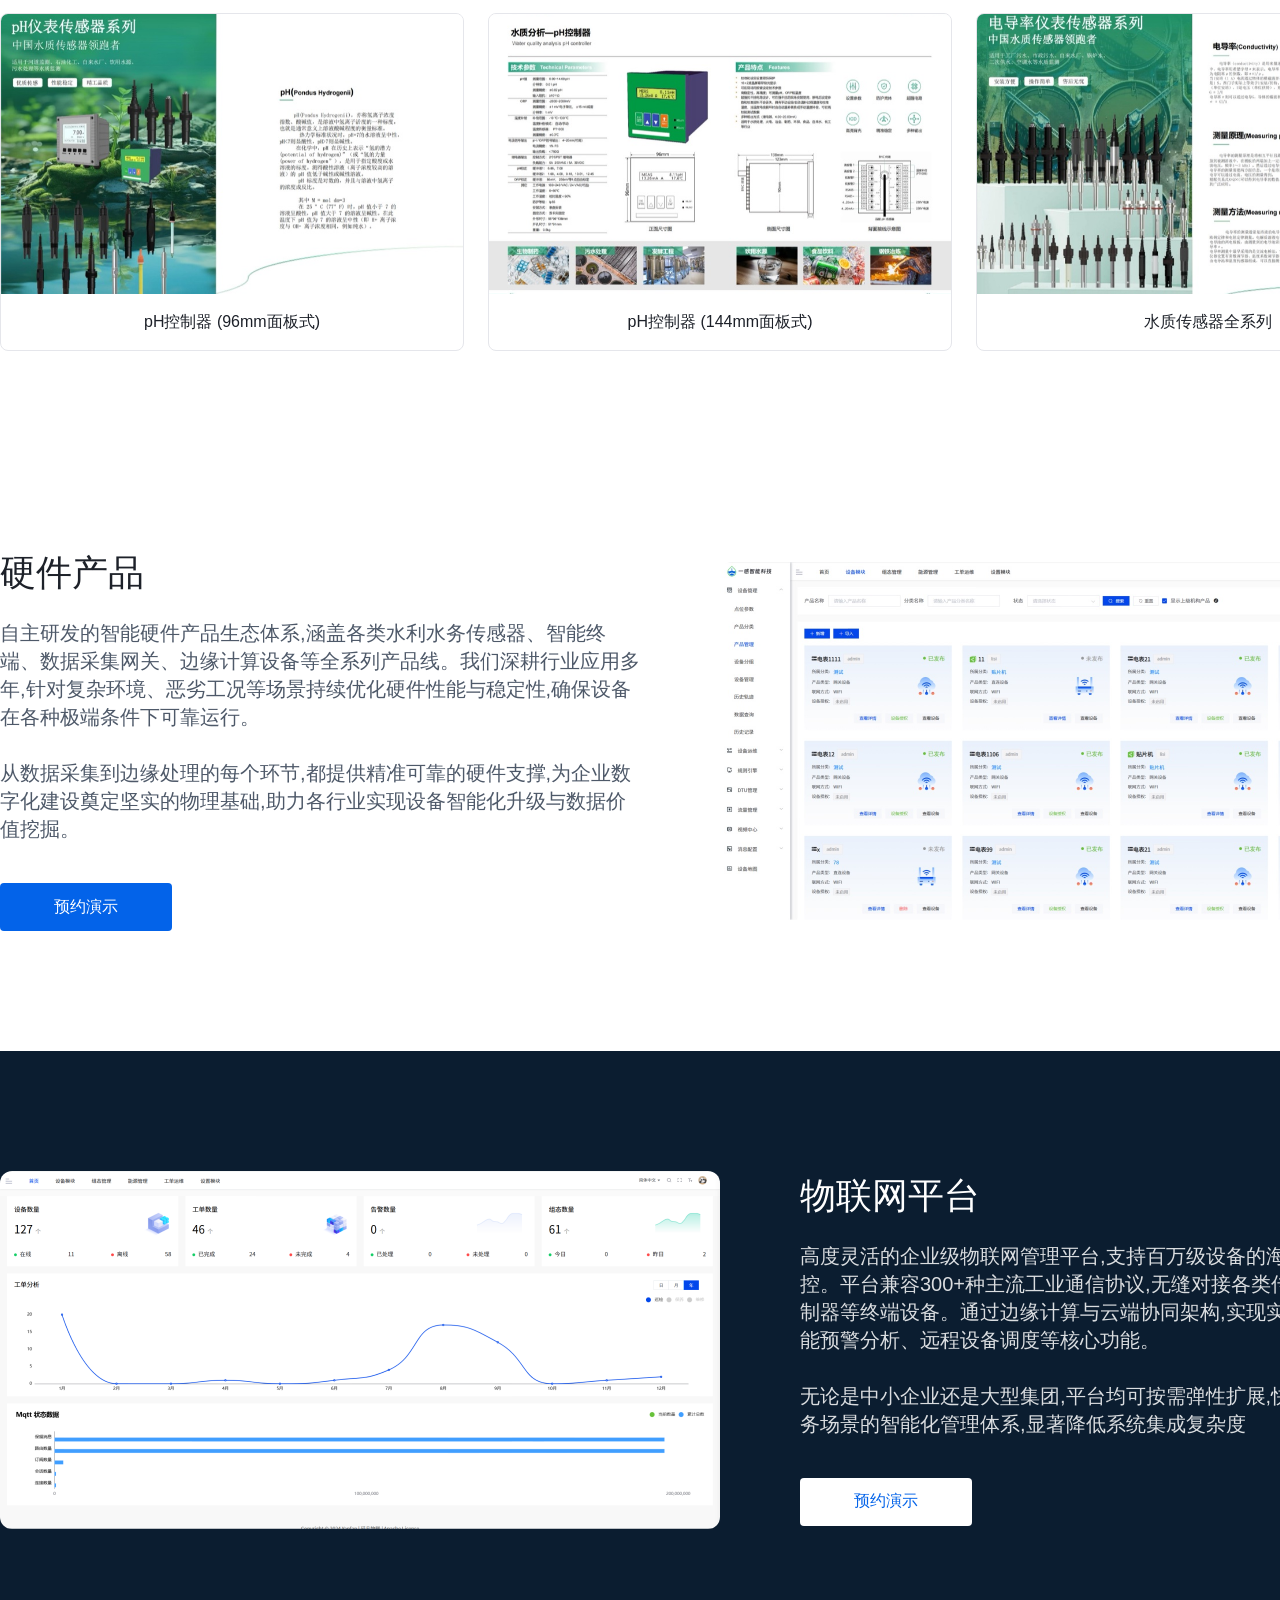
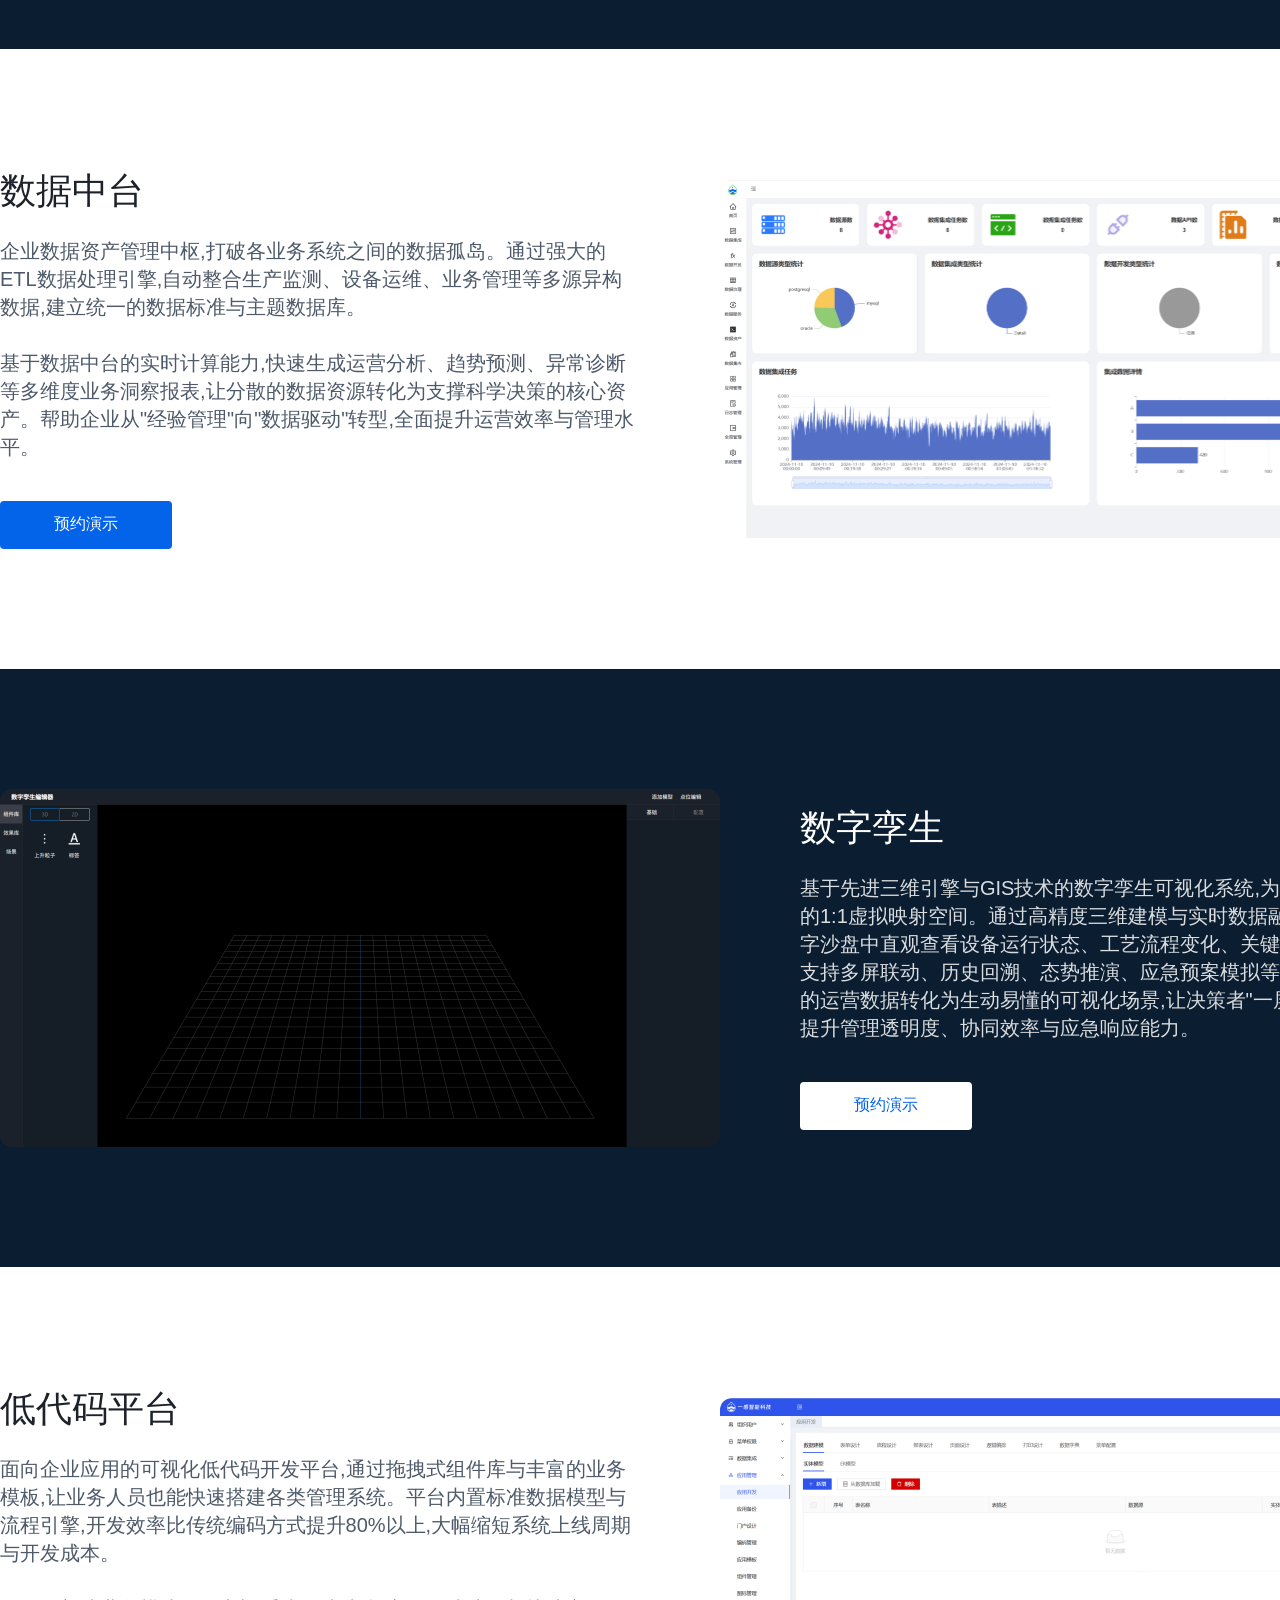
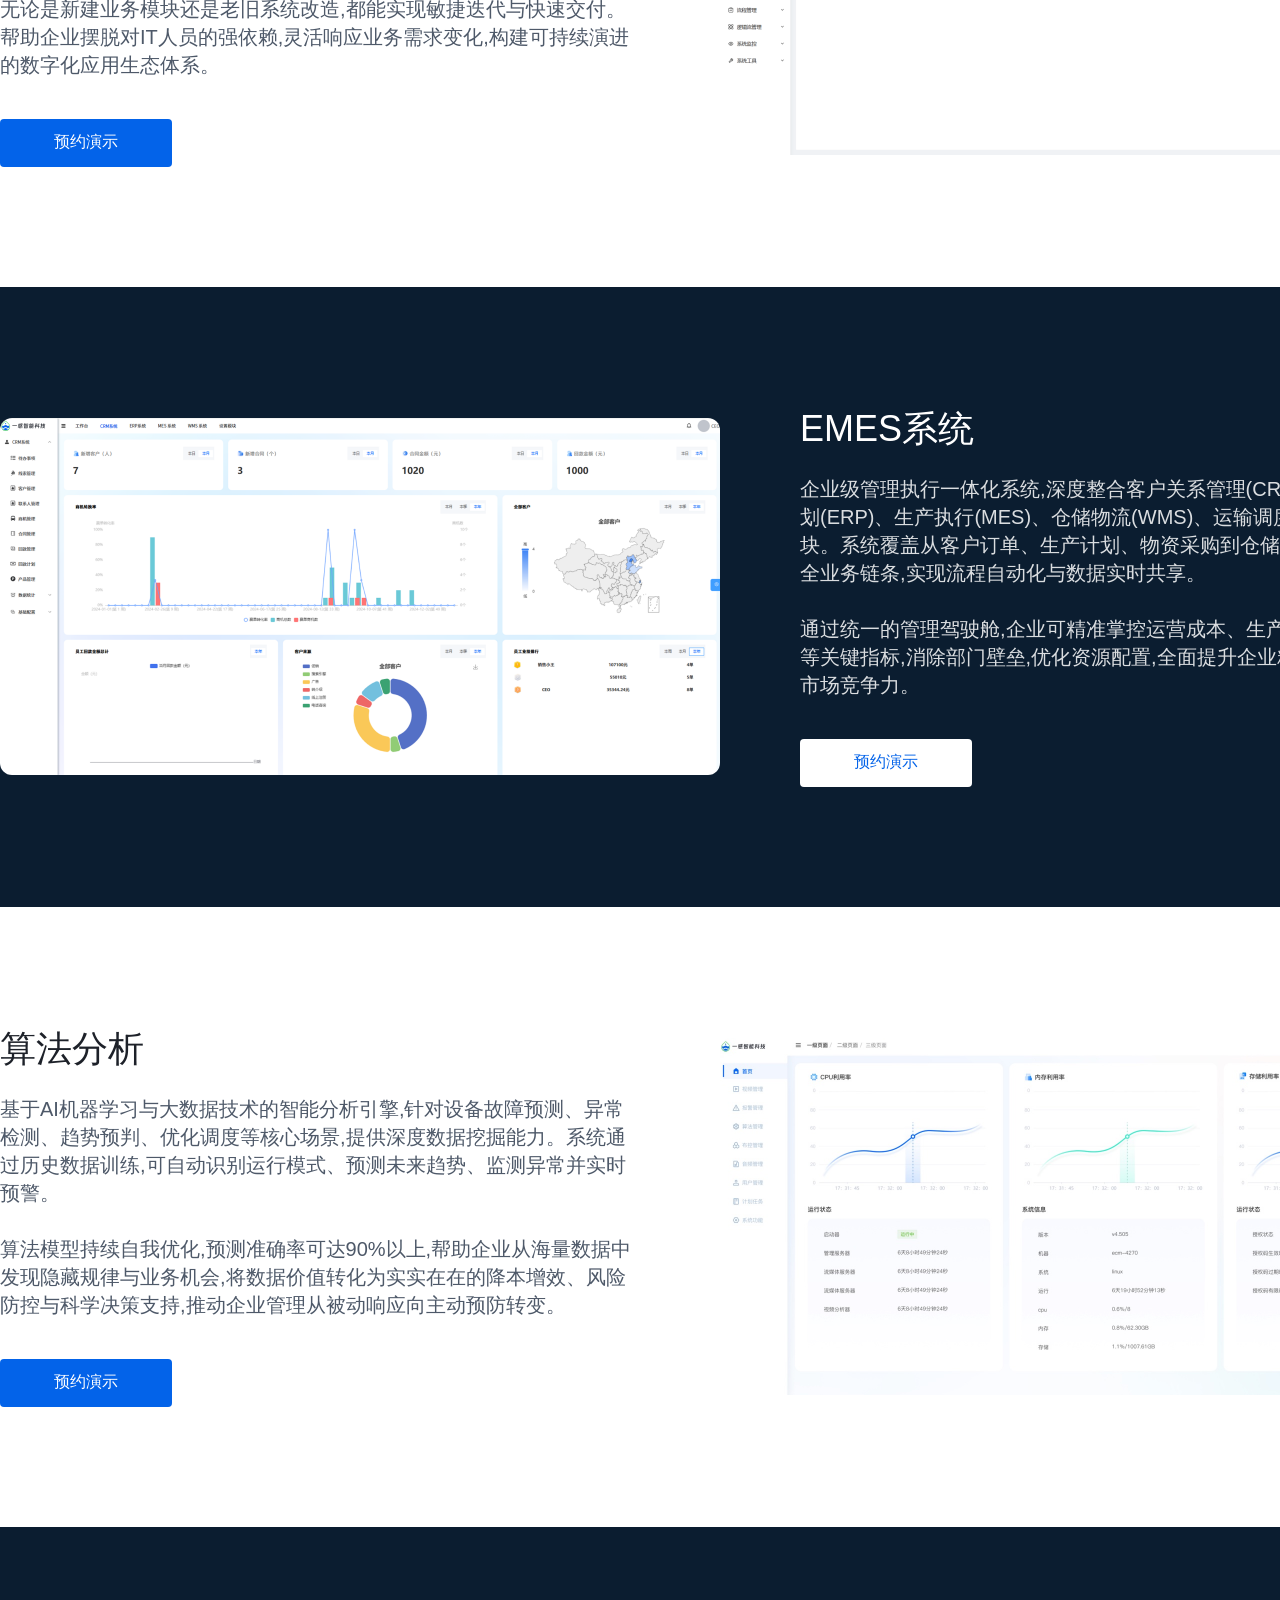
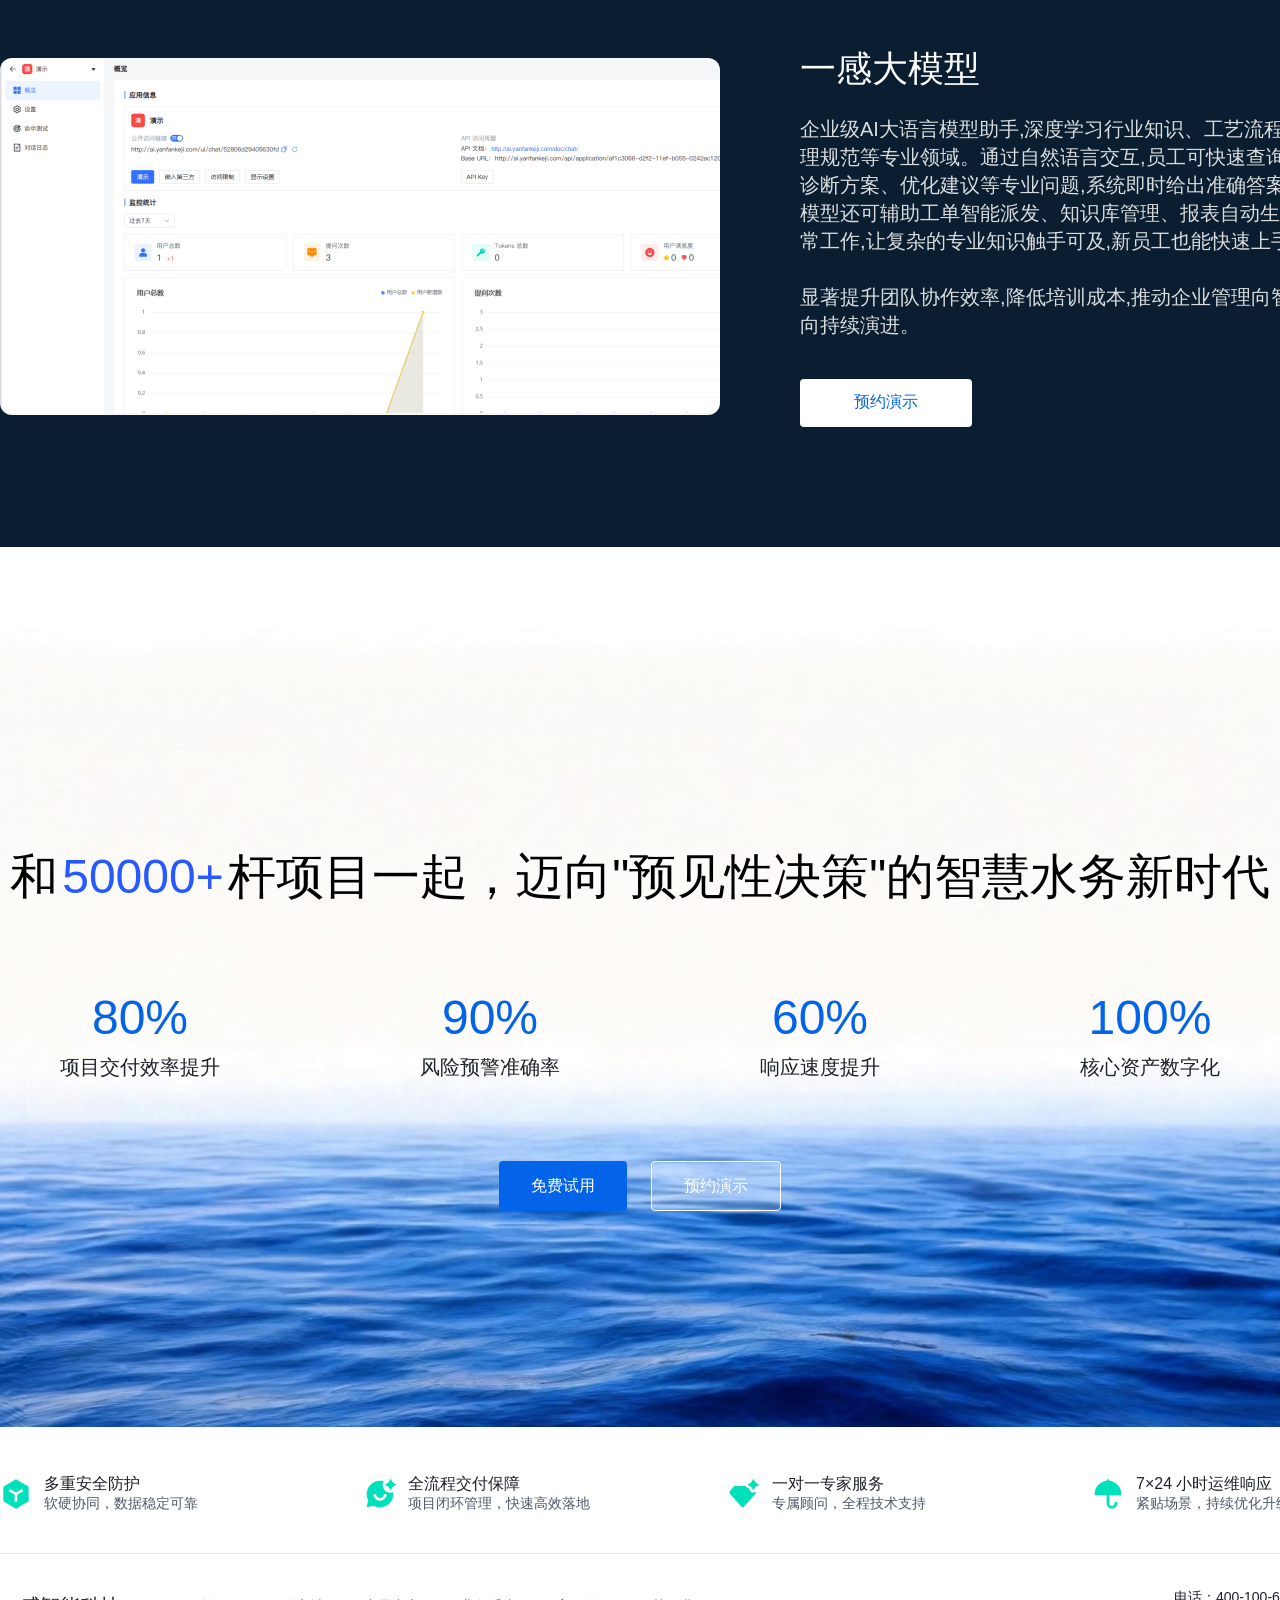
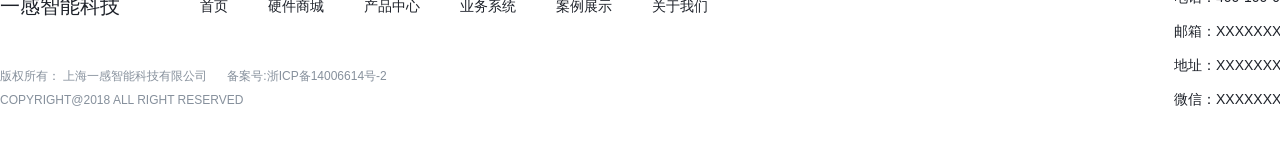
<file: yigan-website/index.html>
<!DOCTYPE html>
<html lang="zh-CN">
<head>
  <meta charset="UTF-8">
  <meta name="viewport" content="width=device-width, initial-scale=1.0">
  <title>一感智能科技 - 让天下没有难做的智慧水务项目</title>
  <!-- 使用系统字体, 无需外部加载 -->
  <link rel="stylesheet" href="css/home.css">
</head>
<body>

  <!-- Section 0: Header -->
  <header class="header">
    <div class="container">
      <div class="header-left">
        <a href="#" class="header-logo">一感智能科技</a>
        <nav class="header-nav">
          <a href="#">首页</a>
          <a href="#">产品中心</a>
          <a href="#">解决方案</a>
          <a href="#">关于我们</a>
        </nav>
      </div>
      <div class="header-right">
        <span class="header-phone">18221876465</span>
        <button class="header-btn">系统演示</button>
      </div>
    </div>
  </header>

  <!-- Section 1: Banner -->
  <section class="banner">
    <div class="container">
      <h1 class="banner-title">让天下没有难做的智慧水务项目</h1>
      <p class="banner-subtitle">专注水务场景的 感知+连接+智能 一站式交付平台。从传感器接入到数字孪生，重新定义水务项目落地标准</p>
      <div class="banner-buttons">
        <button class="btn btn-primary">免费试用</button>
        <button class="btn btn-outline">预约演示</button>
      </div>
    </div>
  </section>

  <!-- Section 2: Overlay -->
  <section class="overlay-section">
    <div class="container">
      <div class="overlay-card fade-in">
        <div class="overlay-icon">
          <img src="images/homepage/icon-flow.svg" alt="全流程" width="40" height="40">
        </div>
        <div class="overlay-text">
          <h4>全流程</h4>
          <p>产品和资源覆盖水务项目全过程</p>
        </div>
      </div>
      <div class="overlay-card fade-in">
        <div class="overlay-icon">
          <img src="images/homepage/icon-threshold.svg" alt="低门槛" width="40" height="40">
        </div>
        <div class="overlay-text">
          <h4>低门槛</h4>
          <p>支持设备快速接入和高并发数据通信等功能</p>
        </div>
      </div>
      <div class="overlay-card fade-in">
        <div class="overlay-icon">
          <img src="images/homepage/icon-efficiency.svg" alt="高效率" width="40" height="40">
        </div>
        <div class="overlay-text">
          <h4>高效率</h4>
          <p>大幅缩短水务项目交付周期</p>
        </div>
      </div>
    </div>
  </section>

  <!-- Section 3: Stats Cards Grid -->
  <section class="stats-grid-section">
    <div class="container">
      <div class="stats-grid fade-in">
        <div class="sg-card sg-span2">
          <div class="sg-text">
            <span class="sg-num">430+</span>
            <span class="sg-label">落地项目</span>
          </div>
          <div class="sg-illust sg-illust-wide">
            <img src="images/homepage/stat-projects.png" alt="落地项目">
          </div>
        </div>
        <div class="sg-card">
          <div class="sg-text">
            <span class="sg-num">90w+</span>
            <span class="sg-label">接入设备</span>
          </div>
          <div class="sg-illust">
            <img src="images/homepage/stat-devices.png" alt="接入设备">
          </div>
        </div>
        <div class="sg-card">
          <div class="sg-text">
            <span class="sg-num">120+</span>
            <span class="sg-label">合作企业</span>
          </div>
          <div class="sg-illust">
            <img src="images/homepage/stat-partners.png" alt="合作企业">
          </div>
        </div>
        <div class="sg-card">
          <div class="sg-text">
            <span class="sg-num">4520+</span>
            <span class="sg-label">服务用户</span>
          </div>
          <div class="sg-illust">
            <img src="images/homepage/stat-users.png" alt="服务用户">
          </div>
        </div>
        <div class="sg-card">
          <div class="sg-text">
            <span class="sg-num">100%</span>
            <span class="sg-label">用户口碑推荐</span>
          </div>
          <div class="sg-illust">
            <img src="images/homepage/stat-recommend.png" alt="用户口碑推荐">
          </div>
        </div>
      </div>
    </div>
  </section>

  <!-- Section 4: Why Choose Us -->
  <section class="why-choose">
    <div class="container">
      <div class="section-header fade-in">
        <h2>为什么选择我们</h2>
        <div class="blue-line"></div>
        <p class="subtitle">专业技术、行业洞察、优质服务,助您轻松实现数字化转型</p>
      </div>
      <p class="why-choose-body fade-in">我们始终致力于为水务行业提供最前沿的数字化解决方案。凭借多年的技术积累与行业深耕，我们深刻理解水务项目从规划设计到运营维护的每一个环节。我们的团队由资深水务专家、物联网工程师、数据科学家组成，具备丰富的项目实施经验。我们不仅提供产品，更提供从咨询、设计、实施到运维的全生命周期服务，确保每个项目都能高效落地、稳定运行，真正实现智慧水务的价值。</p>
      <div class="why-choose-image fade-in">
        <img src="images/homepage/why-choose-bg.jpg" alt="为什么选择我们">
      </div>
      <div class="advantage-grid fade-in">
        <div class="advantage-card">
          <img src="images/homepage/icon-cost.svg" alt="" width="48" height="48">
          <h4>标品交付，成本可控</h4>
          <p>告别传统项目高昂的定制开发费用。我们提供高度标准化的软硬件模块，支持按项目规模灵活选配，一次性透明报价，最大化保障您的投资回报。</p>
        </div>
        <div class="advantage-card">
          <img src="images/homepage/icon-stack.svg" alt="" width="48" height="48">
          <h4>软硬一体，全栈闭环</h4>
          <p>覆盖从智能感知设备到云端平台的完整生态。无论是供水、排水还是水利，提供端到端的一站式解决方案，无需多方采购，系统兼容性更强。</p>
        </div>
        <div class="advantage-card">
          <img src="images/homepage/icon-speed.svg" alt="" width="48" height="48">
          <h4>极速落地，配置即用</h4>
          <p>摒弃复杂的服务器搭建与代码调试。系统支持云端/本地轻量化部署，通过图形化配置即可快速上线，大幅缩短项目交付周期，降低实施成本。</p>
        </div>
        <div class="advantage-card">
          <img src="images/homepage/icon-shield.svg" alt="" width="48" height="48">
          <h4>全程护航，技术兜底</h4>
          <p>不止于售后，更是您的项目技术合伙人。从前期方案规划、现场调试到后期运维，提供全生命周期的专家级技术支持，确保项目长期稳定运行。</p>
        </div>
      </div>
    </div>
  </section>

  <!-- Section 5: Products Title -->
  <section class="products-title-section">
    <div class="container">
      <div class="section-header fade-in">
        <h2>产品介绍</h2>
        <div class="blue-line"></div>
        <p class="subtitle">覆盖感知层、连接层、平台层、应用层的全栈产品矩阵，为智慧水务提供端到端解决方案</p>
      </div>
    </div>
  </section>

  <!-- Section 5.5: 硬件产品展示 (Tab 切换) -->
  <section class="hardware-showcase">
    <div class="container">
      <div class="section-header fade-in">
        <h2>硬件产品</h2>
        <div class="blue-line"></div>
        <p class="subtitle">全自研智能硬件产品线，覆盖水质监测全场景</p>
      </div>
      <div class="hw-tabs fade-in">
        <div class="hw-tab-nav">
          <button class="hw-tab-btn active" data-tab="sensor">水质传感系列</button>
          <button class="hw-tab-btn" data-tab="reagent">试剂比色法分析仪</button>
          <button class="hw-tab-btn" data-tab="cabinet">多参数机柜集成</button>
        </div>
        <!-- Tab: 水质传感系列 -->
        <div class="hw-tab-panel active" id="tab-sensor">
          <div class="hw-product-grid">
            <div class="hw-product-card">
              <img src="images/homepage/hardware/sensor-01.jpg" alt="pH控制器(小型款)">
              <div class="hw-product-info">
                <h4>pH控制器 (96mm面板式)</h4>
              </div>
            </div>
            <div class="hw-product-card">
              <img src="images/homepage/hardware/sensor-02.jpg" alt="pH控制器(大型款)">
              <div class="hw-product-info">
                <h4>pH控制器 (144mm面板式)</h4>
              </div>
            </div>
            <div class="hw-product-card">
              <img src="images/homepage/hardware/sensor-03.jpg" alt="水质传感器系列">
              <div class="hw-product-info">
                <h4>水质传感器全系列</h4>
              </div>
            </div>
          </div>
        </div>
        <!-- Tab: 试剂比色法分析仪 -->
        <div class="hw-tab-panel" id="tab-reagent">
          <div class="hw-product-grid">
            <div class="hw-product-card">
              <img src="images/homepage/hardware/reagent-01.jpg" alt="水质硬度分析仪">
              <div class="hw-product-info">
                <h4>水质硬度智能在线分析仪</h4>
              </div>
            </div>
            <div class="hw-product-card">
              <img src="images/homepage/hardware/reagent-02.jpg" alt="水质碱度分析仪">
              <div class="hw-product-info">
                <h4>水质碱度智能在线分析仪</h4>
              </div>
            </div>
            <div class="hw-product-card">
              <img src="images/homepage/hardware/reagent-03.jpg" alt="试剂配套">
              <div class="hw-product-info">
                <h4>配套试剂与耗材</h4>
              </div>
            </div>
          </div>
        </div>
        <!-- Tab: 多参数机柜集成 -->
        <div class="hw-tab-panel" id="tab-cabinet">
          <div class="hw-product-grid">
            <div class="hw-product-card">
              <img src="images/homepage/hardware/cabinet-01.jpg" alt="多参数在线分析仪">
              <div class="hw-product-info">
                <h4>多参数水质在线分析仪</h4>
              </div>
            </div>
            <div class="hw-product-card">
              <img src="images/homepage/hardware/cabinet-02.jpg" alt="PLC一体机">
              <div class="hw-product-info">
                <h4>水质多参数PLC一体机</h4>
              </div>
            </div>
            <div class="hw-product-card">
              <img src="images/homepage/hardware/cabinet-03.jpg" alt="机柜集成方案">
              <div class="hw-product-info">
                <h4>机柜集成解决方案</h4>
              </div>
            </div>
          </div>
        </div>
      </div>
    </div>
  </section>

  <!-- Section 6: 硬件产品 (浅色, 文左图右) -->
  <section class="product-block light">
    <div class="container fade-in">
      <div class="product-text">
        <h3>硬件产品</h3>
        <p>自主研发的智能硬件产品生态体系,涵盖各类水利水务传感器、智能终端、数据采集网关、边缘计算设备等全系列产品线。我们深耕行业应用多年,针对复杂环境、恶劣工况等场景持续优化硬件性能与稳定性,确保设备在各种极端条件下可靠运行。<br><br>从数据采集到边缘处理的每个环节,都提供精准可靠的硬件支撑,为企业数字化建设奠定坚实的物理基础,助力各行业实现设备智能化升级与数据价值挖掘。</p>
        <button class="product-btn">预约演示</button>
      </div>
      <div class="product-image">
        <img src="images/homepage/product-hardware.jpg" alt="硬件产品">
      </div>
    </div>
  </section>

  <!-- Section 7: 物联网平台 (深色, 图左文右) -->
  <section class="product-block dark">
    <div class="container fade-in">
      <div class="product-text">
        <h3>物联网平台</h3>
        <p>高度灵活的企业级物联网管理平台,支持百万级设备的海量接入与统一管控。平台兼容300+种主流工业通信协议,无缝对接各类传感器、仪表、控制器等终端设备。通过边缘计算与云端协同架构,实现实时数据采集、智能预警分析、远程设备调度等核心功能。<br><br>无论是中小企业还是大型集团,平台均可按需弹性扩展,快速构建覆盖全业务场景的智能化管理体系,显著降低系统集成复杂度</p>
        <button class="product-btn">预约演示</button>
      </div>
      <div class="product-image">
        <img src="images/homepage/product-iot-platform.png" alt="物联网平台">
      </div>
    </div>
  </section>

  <!-- Section 8: 数据中台 (浅色, 文左图右) -->
  <section class="product-block light">
    <div class="container fade-in">
      <div class="product-text">
        <h3>数据中台</h3>
        <p>企业数据资产管理中枢,打破各业务系统之间的数据孤岛。通过强大的ETL数据处理引擎,自动整合生产监测、设备运维、业务管理等多源异构数据,建立统一的数据标准与主题数据库。<br><br>基于数据中台的实时计算能力,快速生成运营分析、趋势预测、异常诊断等多维度业务洞察报表,让分散的数据资源转化为支撑科学决策的核心资产。帮助企业从"经验管理"向"数据驱动"转型,全面提升运营效率与管理水平。</p>
        <button class="product-btn">预约演示</button>
      </div>
      <div class="product-image">
        <img src="images/homepage/product-data-middle.png" alt="数据中台">
      </div>
    </div>
  </section>

  <!-- Section 9: 数字孪生 (深色, 图左文右) -->
  <section class="product-block dark">
    <div class="container fade-in">
      <div class="product-text">
        <h3>数字孪生</h3>
        <p>基于先进三维引擎与GIS技术的数字孪生可视化系统,为企业构建真实场景的1:1虚拟映射空间。通过高精度三维建模与实时数据融合,管理者可在数字沙盘中直观查看设备运行状态、工艺流程变化、关键参数分布等信息。支持多屏联动、历史回溯、态势推演、应急预案模拟等丰富功能,将复杂的运营数据转化为生动易懂的可视化场景,让决策者"一屏掌控全局",大幅提升管理透明度、协同效率与应急响应能力。</p>
        <button class="product-btn">预约演示</button>
      </div>
      <div class="product-image">
        <img src="images/homepage/product-digital-twin.png" alt="数字孪生">
      </div>
    </div>
  </section>

  <!-- Section 10: 低代码平台 (浅色, 文左图右) -->
  <section class="product-block light">
    <div class="container fade-in">
      <div class="product-text">
        <h3>低代码平台</h3>
        <p>面向企业应用的可视化低代码开发平台,通过拖拽式组件库与丰富的业务模板,让业务人员也能快速搭建各类管理系统。平台内置标准数据模型与流程引擎,开发效率比传统编码方式提升80%以上,大幅缩短系统上线周期与开发成本。<br><br>无论是新建业务模块还是老旧系统改造,都能实现敏捷迭代与快速交付。帮助企业摆脱对IT人员的强依赖,灵活响应业务需求变化,构建可持续演进的数字化应用生态体系。</p>
        <button class="product-btn">预约演示</button>
      </div>
      <div class="product-image">
        <img src="images/homepage/product-lowcode.png" alt="低代码平台">
      </div>
    </div>
  </section>

  <!-- Section 11: EMES系统 (深色, 图左文右) -->
  <section class="product-block dark">
    <div class="container fade-in">
      <div class="product-text">
        <h3>EMES系统</h3>
        <p>企业级管理执行一体化系统,深度整合客户关系管理(CRM)、企业资源计划(ERP)、生产执行(MES)、仓储物流(WMS)、运输调度(TMS)等核心模块。系统覆盖从客户订单、生产计划、物资采购到仓储配送、财务结算的全业务链条,实现流程自动化与数据实时共享。<br><br>通过统一的管理驾驶舱,企业可精准掌控运营成本、生产进度、库存周转等关键指标,消除部门壁垒,优化资源配置,全面提升企业精细化管理能力与市场竞争力。</p>
        <button class="product-btn">预约演示</button>
      </div>
      <div class="product-image">
        <img src="images/homepage/product-emes.png" alt="EMES系统">
      </div>
    </div>
  </section>

  <!-- Section 12: 算法分析 (浅色, 文左图右) -->
  <section class="product-block light">
    <div class="container fade-in">
      <div class="product-text">
        <h3>算法分析</h3>
        <p>基于AI机器学习与大数据技术的智能分析引擎,针对设备故障预测、异常检测、趋势预判、优化调度等核心场景,提供深度数据挖掘能力。系统通过历史数据训练,可自动识别运行模式、预测未来趋势、监测异常并实时预警。<br><br>算法模型持续自我优化,预测准确率可达90%以上,帮助企业从海量数据中发现隐藏规律与业务机会,将数据价值转化为实实在在的降本增效、风险防控与科学决策支持,推动企业管理从被动响应向主动预防转变。</p>
        <button class="product-btn">预约演示</button>
      </div>
      <div class="product-image">
        <img src="images/homepage/product-algorithm.jpg" alt="算法分析">
      </div>
    </div>
  </section>

  <!-- Section 13: 一感大模型 (深色, 图左文右) -->
  <section class="product-block dark">
    <div class="container fade-in">
      <div class="product-text">
        <h3>一感大模型</h3>
        <p>企业级AI大语言模型助手,深度学习行业知识、工艺流程、设备运维、管理规范等专业领域。通过自然语言交互,员工可快速查询操作规程、故障诊断方案、优化建议等专业问题,系统即时给出准确答案与操作指导。大模型还可辅助工单智能派发、知识库管理、报表自动生成、费用审核等日常工作,让复杂的专业知识触手可及,新员工也能快速上手。<br><br>显著提升团队协作效率,降低培训成本,推动企业管理向智能化、人性化方向持续演进。</p>
        <button class="product-btn">预约演示</button>
      </div>
      <div class="product-image">
        <img src="images/homepage/product-ai-model.png" alt="一感大模型">
      </div>
    </div>
  </section>

  <!-- Section 14: CTA -->
  <section class="cta-section">
    <div class="cta-bg">
      <div class="cta-content fade-in">
        <div class="cta-title">
          <span>和</span>
          <span class="highlight">50000+</span>
          <span>杆项目一起，迈向"预见性决策"的智慧水务新时代</span>
        </div>
        <div class="cta-metrics">
          <div class="cta-metric">
            <div class="metric-value">80%</div>
            <div class="metric-label">项目交付效率提升</div>
          </div>
          <div class="cta-metric">
            <div class="metric-value">90%</div>
            <div class="metric-label">风险预警准确率</div>
          </div>
          <div class="cta-metric">
            <div class="metric-value">60%</div>
            <div class="metric-label">响应速度提升</div>
          </div>
          <div class="cta-metric">
            <div class="metric-value">100%</div>
            <div class="metric-label">核心资产数字化</div>
          </div>
        </div>
        <div class="cta-buttons">
          <button class="btn btn-primary">免费试用</button>
          <button class="btn btn-primary" style="background: rgba(255,255,255,0.2); border: 1px solid #fff;">预约演示</button>
        </div>
      </div>
    </div>
  </section>

  <!-- Section 15: Footer -->
  <footer class="footer">
    <div class="container">
      <div class="footer-guarantees fade-in">
        <div class="guarantee-item">
          <div class="guarantee-icon">
            <img src="images/homepage/icon-security.svg" alt="" width="32" height="32">
          </div>
          <div class="guarantee-text">
            <h5>多重安全防护</h5>
            <p>软硬协同，数据稳定可靠</p>
          </div>
        </div>
        <div class="guarantee-item">
          <div class="guarantee-icon">
            <img src="images/homepage/icon-delivery.svg" alt="" width="32" height="32">
          </div>
          <div class="guarantee-text">
            <h5>全流程交付保障</h5>
            <p>项目闭环管理，快速高效落地</p>
          </div>
        </div>
        <div class="guarantee-item">
          <div class="guarantee-icon">
            <img src="images/homepage/icon-expert.svg" alt="" width="32" height="32">
          </div>
          <div class="guarantee-text">
            <h5>一对一专家服务</h5>
            <p>专属顾问，全程技术支持</p>
          </div>
        </div>
        <div class="guarantee-item">
          <div class="guarantee-icon">
            <img src="images/homepage/icon-support.svg" alt="" width="32" height="32">
          </div>
          <div class="guarantee-text">
            <h5>7×24 小时运维响应</h5>
            <p>紧贴场景，持续优化升级</p>
          </div>
        </div>
      </div>
      <div class="footer-divider"></div>
      <div class="footer-bottom">
        <div class="footer-info">
          <div class="footer-nav-row">
            <a href="#" class="footer-logo">一感智能科技</a>
            <nav class="footer-nav">
              <a href="#">首页</a>
              <a href="#">硬件商城</a>
              <a href="#">产品中心</a>
              <a href="#">业务系统</a>
              <a href="#">案例展示</a>
              <a href="#">关于我们</a>
            </nav>
          </div>
          <div class="footer-copyright">
            <p>版权所有： 上海一感智能科技有限公司&nbsp;&nbsp;&nbsp;&nbsp;&nbsp;&nbsp;备案号:浙ICP备14006614号-2</p>
            <p>COPYRIGHT@2018 ALL RIGHT RESERVED</p>
          </div>
        </div>
        <div class="footer-contact">
          <div class="footer-contact-row">
            <span>电话：</span><span class="contact-value">400-100-6818</span>
          </div>
          <div class="footer-contact-row">
            <span>邮箱：</span><span class="contact-value">XXXXXXXXXXXXXXXXXXXXXXX</span>
          </div>
          <div class="footer-contact-row">
            <span>地址：</span><span class="contact-value">XXXXXXXXXXXXXXXXXXXXXXX</span>
          </div>
          <div class="footer-contact-row">
            <span>微信：</span><span class="contact-value">XXXXXXX</span>
          </div>
        </div>
      </div>
    </div>
  </footer>

  <script src="js/home.js"></script>
</body>
</html>
</file>
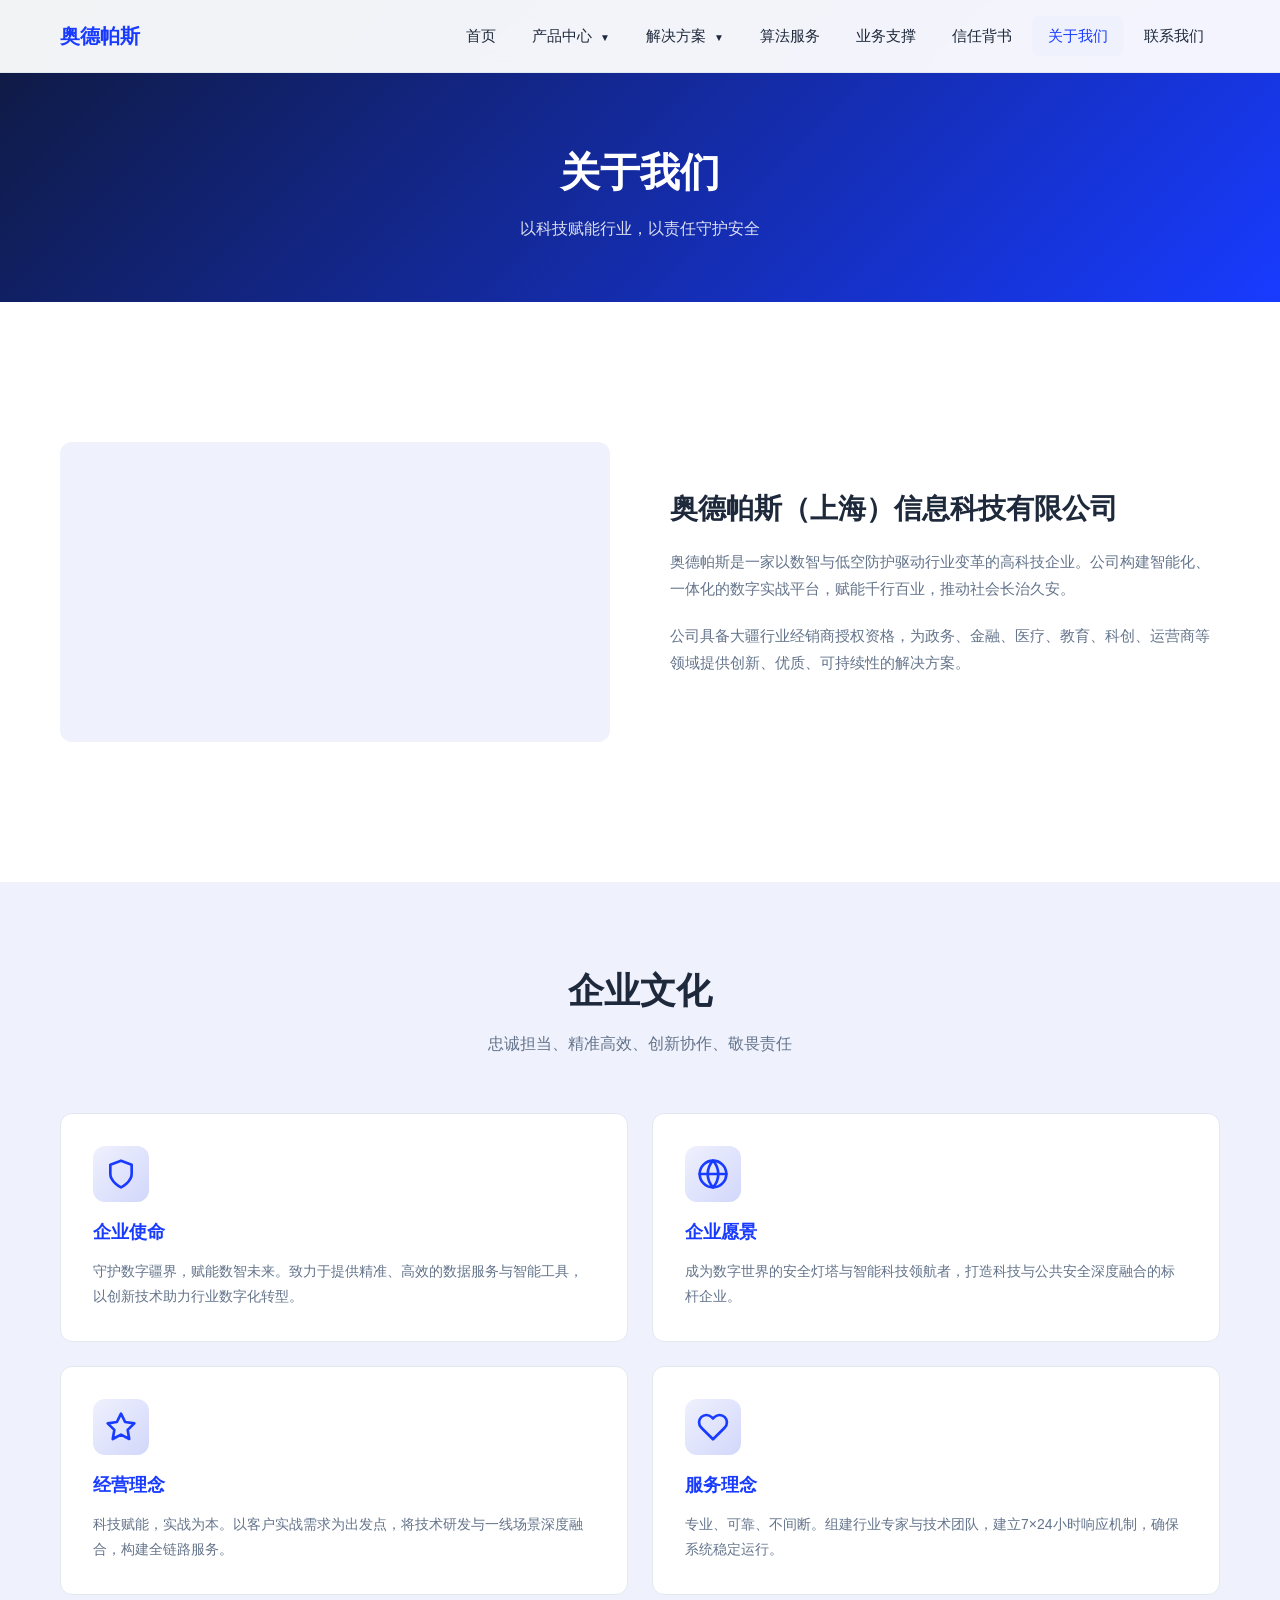
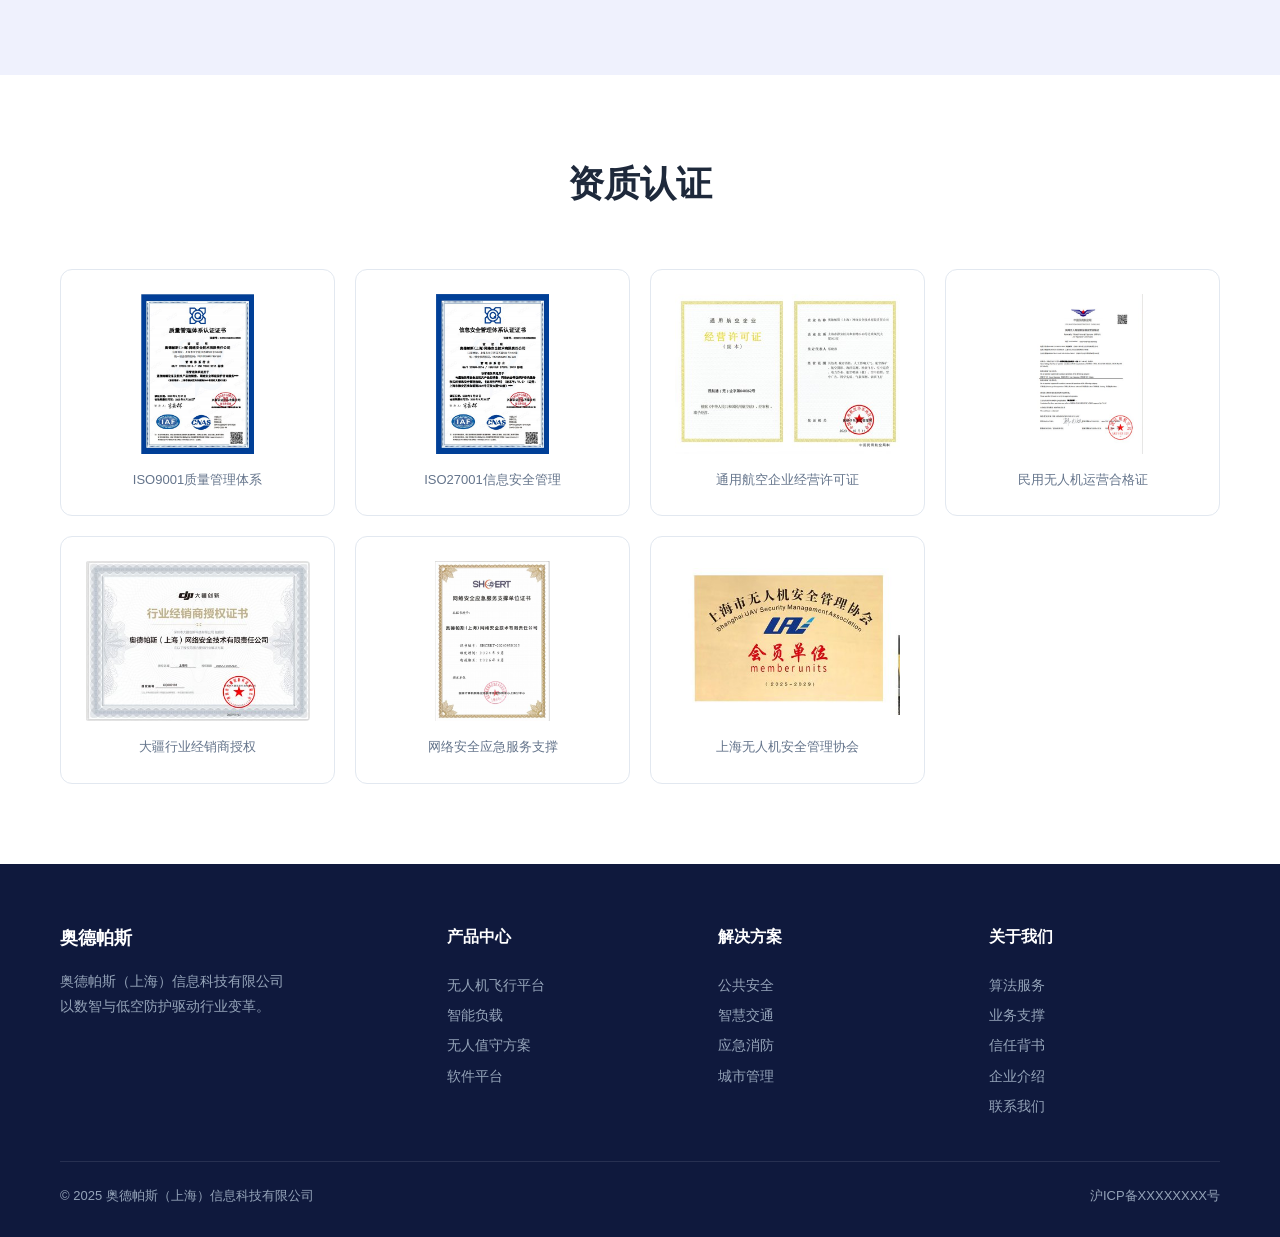
<file: odps-website/pages/about.html>
<!DOCTYPE html>
<html lang="zh-CN">
<head>
  <meta charset="UTF-8">
  <meta name="viewport" content="width=device-width, initial-scale=1.0">
  <title>关于我们 - 奥德帕斯（上海）信息科技有限公司</title>
  <link rel="stylesheet" href="../css/style.css">
</head>
<body>

<!-- Header -->
<header class="header">
  <div class="container">
    <a href="../index.html" class="logo"><span>奥德帕斯</span></a>
    <div class="menu-toggle"><span></span><span></span><span></span></div>
    <nav class="nav">
      <a href="../index.html" class="nav-item">首页</a>
      <div class="nav-item">产品中心 <span class="arrow">▼</span>
        <div class="dropdown">
          <a href="products/drones.html">无人机飞行平台</a>
          <a href="products/payloads.html">智能负载</a>
          <a href="products/dock.html">无人值守方案</a>
          <a href="products/software.html">软件平台</a>
          <a href="products/training.html">飞行培训</a>
        </div>
      </div>
      <div class="nav-item">解决方案 <span class="arrow">▼</span>
        <div class="dropdown">
          <a href="solutions/public-safety.html">公共安全</a>
          <a href="solutions/traffic.html">智慧交通</a>
          <a href="solutions/emergency.html">应急消防</a>
          <a href="solutions/city.html">城市管理</a>
          <a href="solutions/energy.html">能源巡检</a>
          <a href="solutions/surveying.html">测绘建模</a>
          <a href="solutions/water.html">水利林业</a>
          <a href="solutions/agriculture.html">智慧农业</a>
        </div>
      </div>
      <a href="algorithm.html" class="nav-item">算法服务</a>
      <a href="support.html" class="nav-item">业务支撑</a>
      <a href="trust.html" class="nav-item">信任背书</a>
      <a href="about.html" class="nav-item active">关于我们</a>
      <a href="contact.html" class="nav-item">联系我们</a>
    </nav>
  </div>
</header>

<!-- Banner -->
<section class="page-banner">
  <div class="container">
    <h1>关于我们</h1>
    <p>以科技赋能行业，以责任守护安全</p>
  </div>
</section>

<!-- Company Intro -->
<section class="section">
  <div class="container">
    <div class="feature-row fade-in">
      <div class="feature-img" style="background-image:url('https://images.unsplash.com/photo-1497366216548-37526070297c?w=800&h=600&fit=crop')"></div>
      <div class="feature-text">
        <h3>奥德帕斯（上海）信息科技有限公司</h3>
        <p>奥德帕斯是一家以数智与低空防护驱动行业变革的高科技企业。公司构建智能化、一体化的数字实战平台，赋能千行百业，推动社会长治久安。</p>
        <p>公司具备大疆行业经销商授权资格，为政务、金融、医疗、教育、科创、运营商等领域提供创新、优质、可持续性的解决方案。</p>
      </div>
    </div>
  </div>
</section>

<!-- Culture -->
<section class="section section-light">
  <div class="container">
    <div class="section-title fade-in">
      <h2>企业文化</h2>
      <p>忠诚担当、精准高效、创新协作、敬畏责任</p>
    </div>
    <div class="culture-grid">
      <div class="culture-card fade-in">
        <div class="culture-icon">
          <svg width="32" height="32" viewBox="0 0 24 24" fill="none" stroke="currentColor" stroke-width="2" stroke-linecap="round" stroke-linejoin="round"><path d="M12 22s8-4 8-10V5l-8-3-8 3v7c0 6 8 10 8 10z"/></svg>
        </div>
        <h4>企业使命</h4>
        <p>守护数字疆界，赋能数智未来。致力于提供精准、高效的数据服务与智能工具，以创新技术助力行业数字化转型。</p>
      </div>
      <div class="culture-card fade-in">
        <div class="culture-icon">
          <svg width="32" height="32" viewBox="0 0 24 24" fill="none" stroke="currentColor" stroke-width="2" stroke-linecap="round" stroke-linejoin="round"><circle cx="12" cy="12" r="10"/><line x1="2" y1="12" x2="22" y2="12"/><path d="M12 2a15.3 15.3 0 0 1 4 10 15.3 15.3 0 0 1-4 10 15.3 15.3 0 0 1-4-10 15.3 15.3 0 0 1 4-10z"/></svg>
        </div>
        <h4>企业愿景</h4>
        <p>成为数字世界的安全灯塔与智能科技领航者，打造科技与公共安全深度融合的标杆企业。</p>
      </div>
      <div class="culture-card fade-in">
        <div class="culture-icon">
          <svg width="32" height="32" viewBox="0 0 24 24" fill="none" stroke="currentColor" stroke-width="2" stroke-linecap="round" stroke-linejoin="round"><polygon points="12 2 15.09 8.26 22 9.27 17 14.14 18.18 21.02 12 17.77 5.82 21.02 7 14.14 2 9.27 8.91 8.26 12 2"/></svg>
        </div>
        <h4>经营理念</h4>
        <p>科技赋能，实战为本。以客户实战需求为出发点，将技术研发与一线场景深度融合，构建全链路服务。</p>
      </div>
      <div class="culture-card fade-in">
        <div class="culture-icon">
          <svg width="32" height="32" viewBox="0 0 24 24" fill="none" stroke="currentColor" stroke-width="2" stroke-linecap="round" stroke-linejoin="round"><path d="M20.84 4.61a5.5 5.5 0 0 0-7.78 0L12 5.67l-1.06-1.06a5.5 5.5 0 0 0-7.78 7.78l1.06 1.06L12 21.23l7.78-7.78 1.06-1.06a5.5 5.5 0 0 0 0-7.78z"/></svg>
        </div>
        <h4>服务理念</h4>
        <p>专业、可靠、不间断。组建行业专家与技术团队，建立7×24小时响应机制，确保系统稳定运行。</p>
      </div>
    </div>
  </div>
</section>

<!-- Certifications -->
<section class="section">
  <div class="container">
    <div class="section-title fade-in">
      <h2>资质认证</h2>
    </div>
    <div class="cert-grid fade-in">
      <div class="cert-item">
        <div class="cert-img" style="background-image:url('../images/certs/iso9001.jpg')"></div>
        <span>ISO9001质量管理体系</span>
      </div>
      <div class="cert-item">
        <div class="cert-img" style="background-image:url('../images/certs/iso27001.jpg')"></div>
        <span>ISO27001信息安全管理</span>
      </div>
      <div class="cert-item">
        <div class="cert-img" style="background-image:url('../images/certs/aviation-license.jpg')"></div>
        <span>通用航空企业经营许可证</span>
      </div>
      <div class="cert-item">
        <div class="cert-img" style="background-image:url('../images/certs/caac-cert.jpg')"></div>
        <span>民用无人机运营合格证</span>
      </div>
      <div class="cert-item">
        <div class="cert-img" style="background-image:url('../images/certs/dji-dealer.jpg')"></div>
        <span>大疆行业经销商授权</span>
      </div>
      <div class="cert-item">
        <div class="cert-img" style="background-image:url('../images/certs/shcert.jpg')"></div>
        <span>网络安全应急服务支撑</span>
      </div>
      <div class="cert-item">
        <div class="cert-img" style="background-image:url('../images/certs/uav-association.jpg')"></div>
        <span>上海无人机安全管理协会</span>
      </div>
    </div>
  </div>
</section>

<!-- Footer -->
<footer class="footer">
  <div class="container">
    <div class="footer-grid">
      <div class="footer-brand">
        <div class="logo" style="color:#fff;font-size:18px;">奥德帕斯</div>
        <p>奥德帕斯（上海）信息科技有限公司<br>以数智与低空防护驱动行业变革。</p>
      </div>
      <div class="footer-col">
        <h4>产品中心</h4>
        <a href="products/drones.html">无人机飞行平台</a>
        <a href="products/payloads.html">智能负载</a>
        <a href="products/dock.html">无人值守方案</a>
        <a href="products/software.html">软件平台</a>
      </div>
      <div class="footer-col">
        <h4>解决方案</h4>
        <a href="solutions/public-safety.html">公共安全</a>
        <a href="solutions/traffic.html">智慧交通</a>
        <a href="solutions/emergency.html">应急消防</a>
        <a href="solutions/city.html">城市管理</a>
      </div>
      <div class="footer-col">
        <h4>关于我们</h4>
        <a href="algorithm.html">算法服务</a>
        <a href="support.html">业务支撑</a>
        <a href="trust.html">信任背书</a>
        <a href="about.html">企业介绍</a>
        <a href="contact.html">联系我们</a>
      </div>
    </div>
    <div class="footer-bottom">
      <span>&copy; 2025 奥德帕斯（上海）信息科技有限公司</span>
      <span>沪ICP备XXXXXXXX号</span>
    </div>
  </div>
</footer>

<script src="../js/main.js"></script>
</body>
</html>
</file>
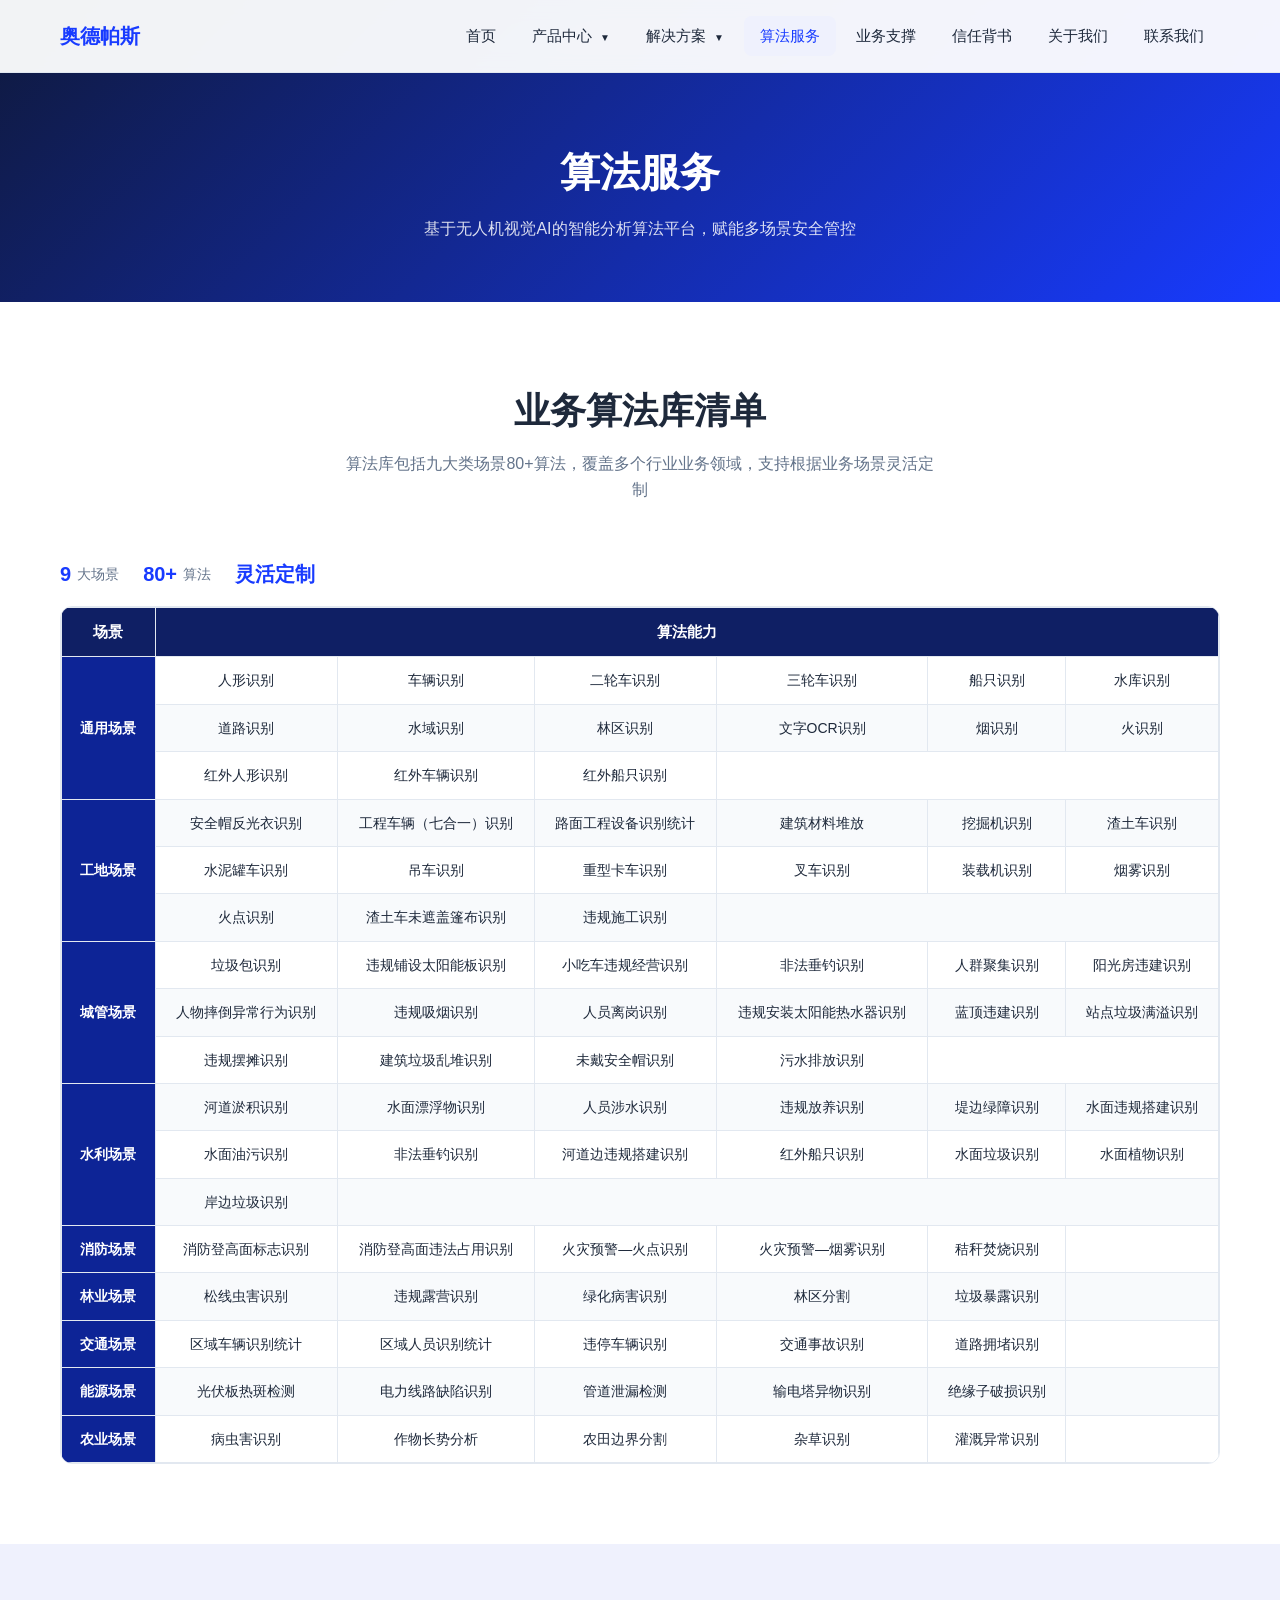
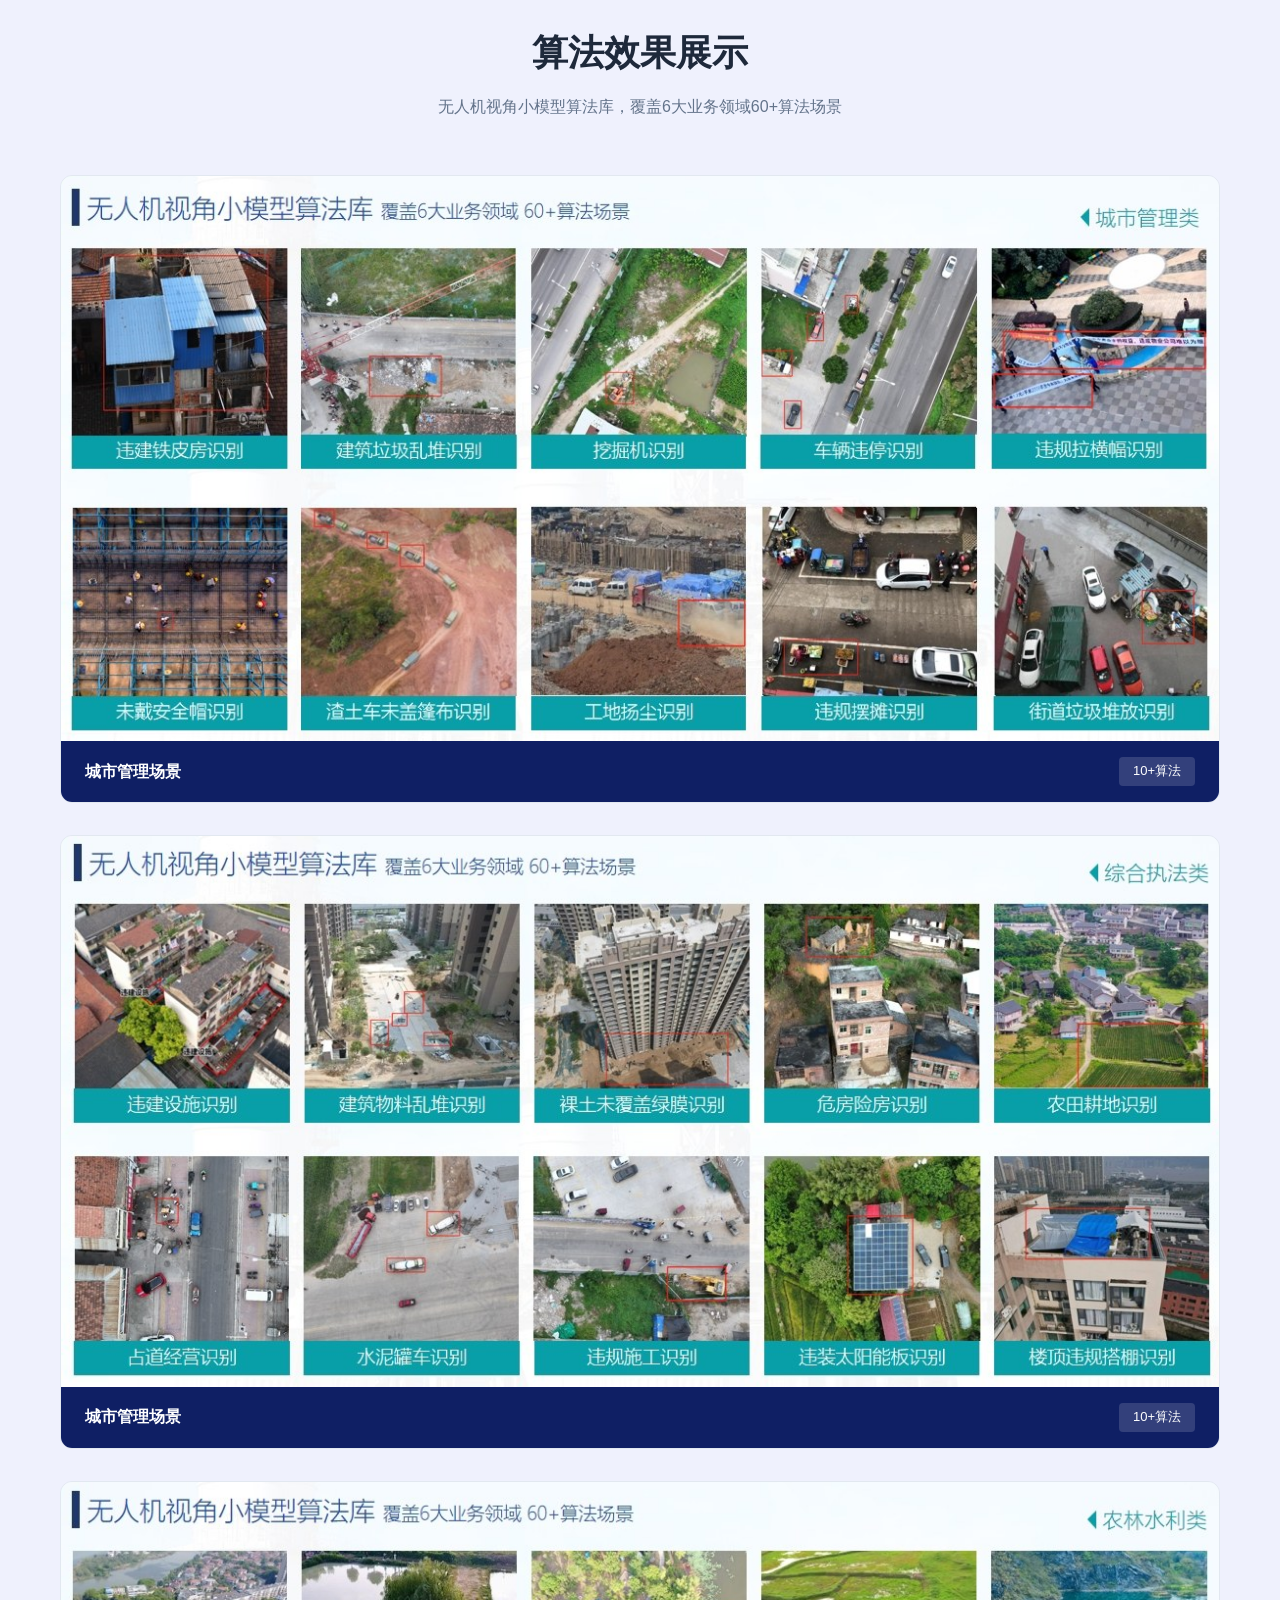
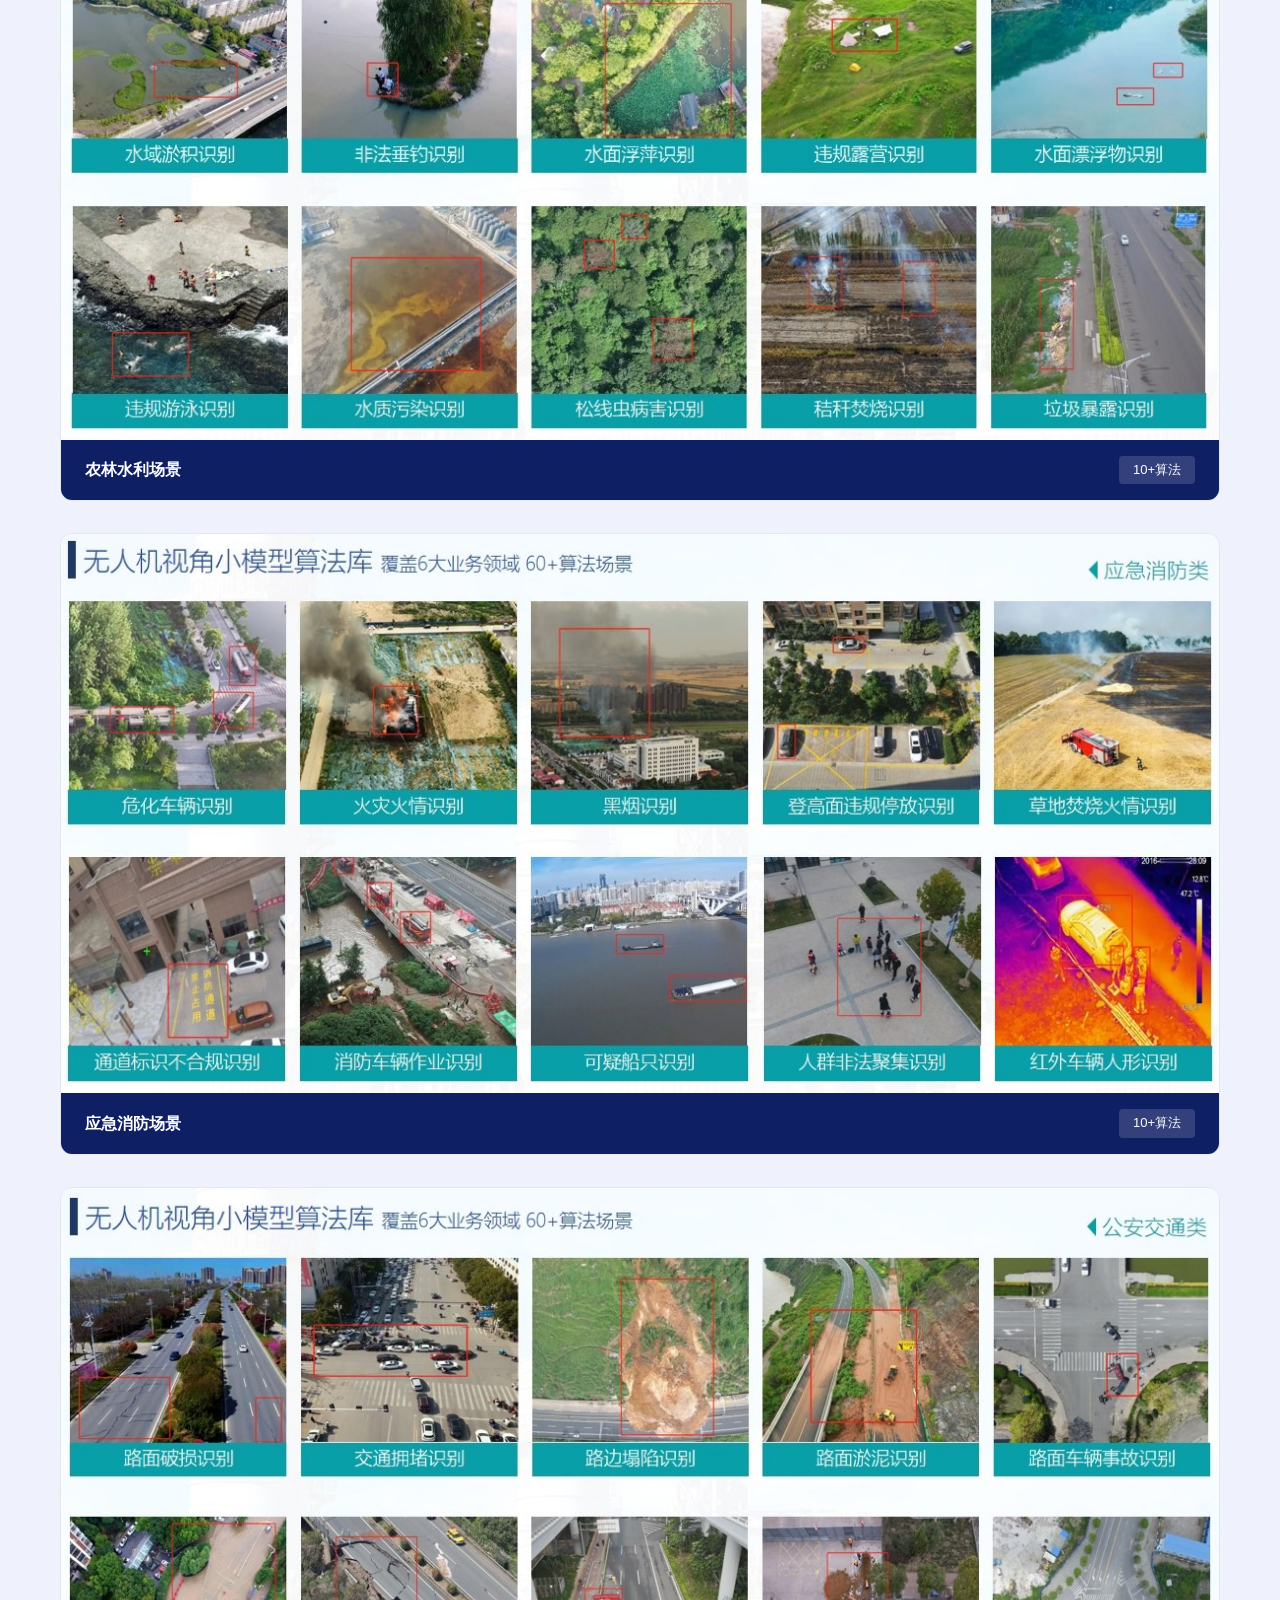
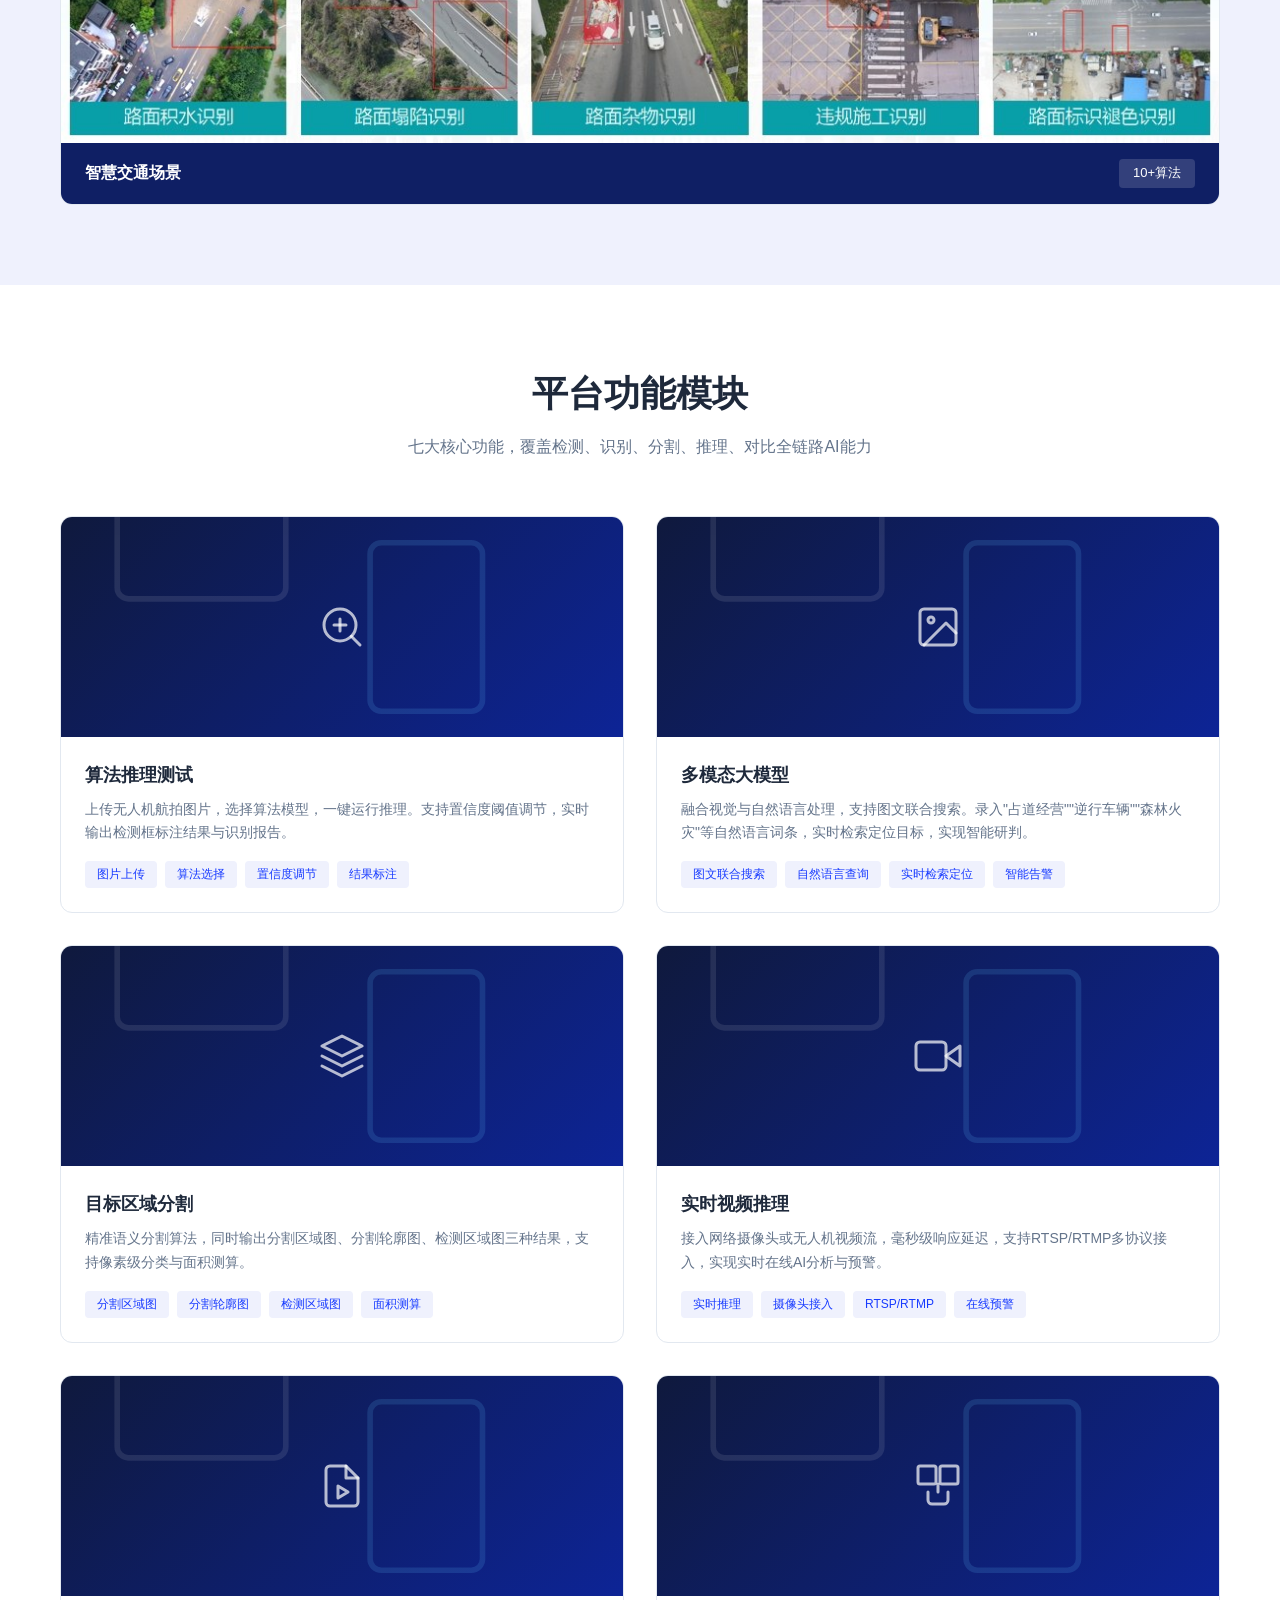
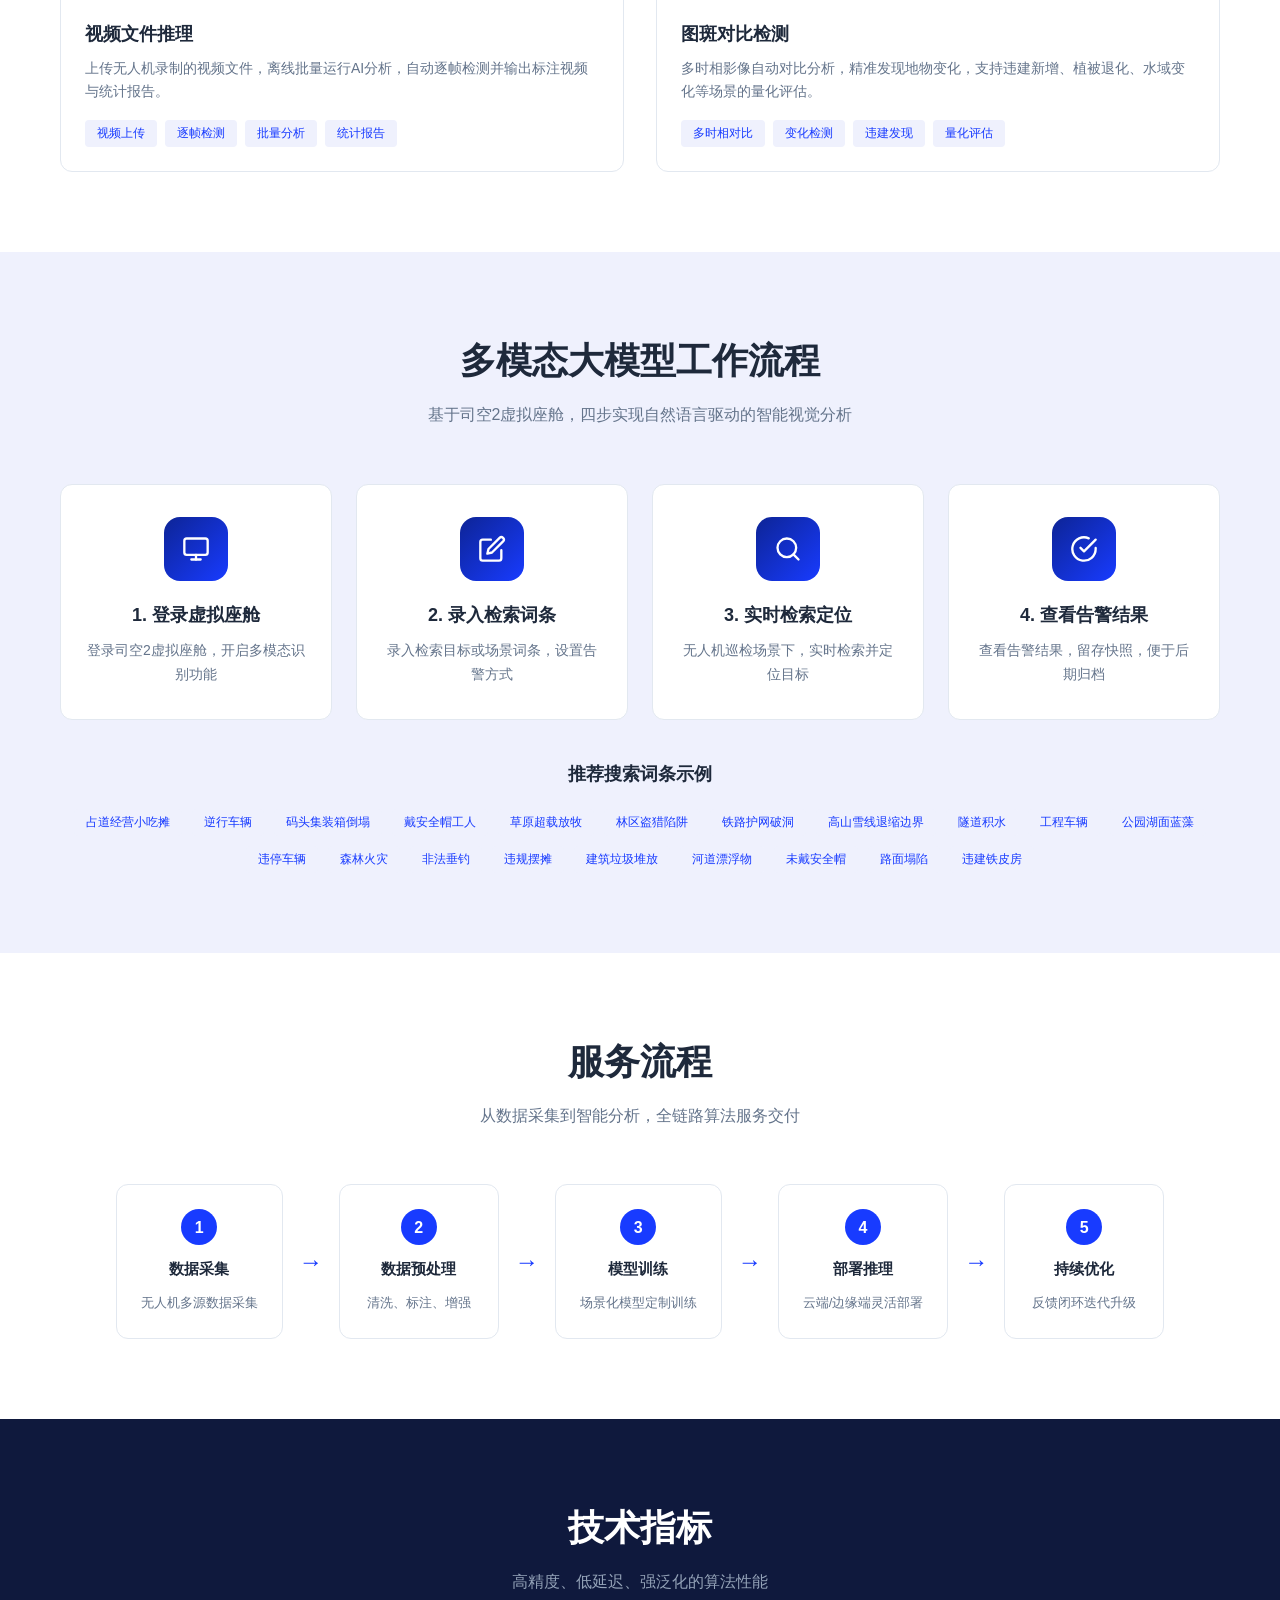
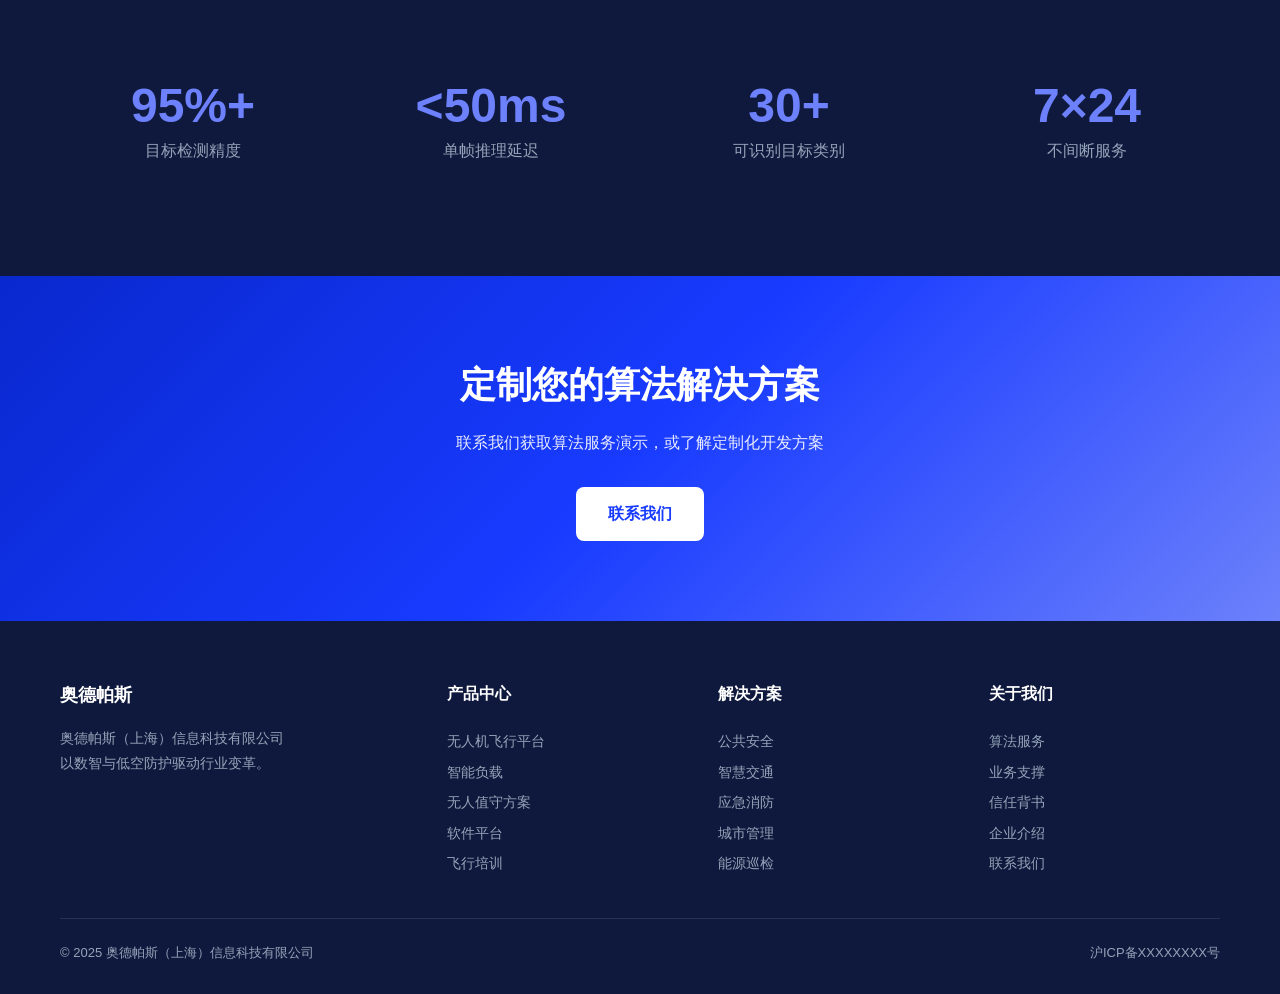
<file: odps-website/pages/algorithm.html>
<!DOCTYPE html>
<html lang="zh-CN">
<head>
  <meta charset="UTF-8">
  <meta name="viewport" content="width=device-width, initial-scale=1.0">
  <title>算法服务 - 奥德帕斯（上海）信息科技有限公司</title>
  <link rel="stylesheet" href="../css/style.css">
</head>
<body>

<!-- Header -->
<header class="header">
  <div class="container">
    <a href="../index.html" class="logo"><span>奥德帕斯</span></a>
    <div class="menu-toggle"><span></span><span></span><span></span></div>
    <nav class="nav">
      <a href="../index.html" class="nav-item">首页</a>
      <div class="nav-item">产品中心 <span class="arrow">▼</span>
        <div class="dropdown">
          <a href="products/drones.html">无人机飞行平台</a>
          <a href="products/payloads.html">智能负载</a>
          <a href="products/dock.html">无人值守方案</a>
          <a href="products/software.html">软件平台</a>
          <a href="products/training.html">飞行培训</a>
        </div>
      </div>
      <div class="nav-item">解决方案 <span class="arrow">▼</span>
        <div class="dropdown">
          <a href="solutions/public-safety.html">公共安全</a>
          <a href="solutions/traffic.html">智慧交通</a>
          <a href="solutions/emergency.html">应急消防</a>
          <a href="solutions/city.html">城市管理</a>
          <a href="solutions/energy.html">能源巡检</a>
          <a href="solutions/surveying.html">测绘建模</a>
          <a href="solutions/water.html">水利林业</a>
          <a href="solutions/agriculture.html">智慧农业</a>
        </div>
      </div>
      <a href="algorithm.html" class="nav-item active">算法服务</a>
      <a href="support.html" class="nav-item">业务支撑</a>
      <a href="trust.html" class="nav-item">信任背书</a>
      <a href="about.html" class="nav-item">关于我们</a>
      <a href="contact.html" class="nav-item">联系我们</a>
    </nav>
  </div>
</header>

<!-- Banner -->
<section class="page-banner">
  <div class="container">
    <h1>算法服务</h1>
    <p>基于无人机视觉AI的智能分析算法平台，赋能多场景安全管控</p>
  </div>
</section>

<!-- Algorithm Library Table -->
<section class="section">
  <div class="container">
    <div class="section-title fade-in">
      <h2>业务算法库清单</h2>
      <p>算法库包括九大类场景80+算法，覆盖多个行业业务领域，支持根据业务场景灵活定制</p>
    </div>
    <div class="algo-table-header fade-in">
      <div class="algo-table-stats">
        <div class="algo-table-stat"><strong>9</strong>大场景</div>
        <div class="algo-table-stat"><strong>80+</strong>算法</div>
        <div class="algo-table-stat"><strong>灵活定制</strong></div>
      </div>
    </div>
    <div class="algo-table-wrap fade-in">
      <table class="algo-table">
        <thead>
          <tr><th>场景</th><th colspan="6">算法能力</th></tr>
        </thead>
        <tbody>
          <tr>
            <td class="scene-label" rowspan="3">通用场景</td>
            <td>人形识别</td><td>车辆识别</td><td>二轮车识别</td><td>三轮车识别</td><td>船只识别</td><td>水库识别</td>
          </tr>
          <tr>
            <td>道路识别</td><td>水域识别</td><td>林区识别</td><td>文字OCR识别</td><td>烟识别</td><td>火识别</td>
          </tr>
          <tr>
            <td>红外人形识别</td><td>红外车辆识别</td><td>红外船只识别</td><td colspan="3"></td>
          </tr>
          <tr>
            <td class="scene-label" rowspan="3">工地场景</td>
            <td>安全帽反光衣识别</td><td>工程车辆（七合一）识别</td><td>路面工程设备识别统计</td><td>建筑材料堆放</td><td>挖掘机识别</td><td>渣土车识别</td>
          </tr>
          <tr>
            <td>水泥罐车识别</td><td>吊车识别</td><td>重型卡车识别</td><td>叉车识别</td><td>装载机识别</td><td>烟雾识别</td>
          </tr>
          <tr>
            <td>火点识别</td><td>渣土车未遮盖篷布识别</td><td>违规施工识别</td><td colspan="3"></td>
          </tr>
          <tr>
            <td class="scene-label" rowspan="3">城管场景</td>
            <td>垃圾包识别</td><td>违规铺设太阳能板识别</td><td>小吃车违规经营识别</td><td>非法垂钓识别</td><td>人群聚集识别</td><td>阳光房违建识别</td>
          </tr>
          <tr>
            <td>人物摔倒异常行为识别</td><td>违规吸烟识别</td><td>人员离岗识别</td><td>违规安装太阳能热水器识别</td><td>蓝顶违建识别</td><td>站点垃圾满溢识别</td>
          </tr>
          <tr>
            <td>违规摆摊识别</td><td>建筑垃圾乱堆识别</td><td>未戴安全帽识别</td><td>污水排放识别</td><td colspan="2"></td>
          </tr>
          <tr>
            <td class="scene-label" rowspan="3">水利场景</td>
            <td>河道淤积识别</td><td>水面漂浮物识别</td><td>人员涉水识别</td><td>违规放养识别</td><td>堤边绿障识别</td><td>水面违规搭建识别</td>
          </tr>
          <tr>
            <td>水面油污识别</td><td>非法垂钓识别</td><td>河道边违规搭建识别</td><td>红外船只识别</td><td>水面垃圾识别</td><td>水面植物识别</td>
          </tr>
          <tr>
            <td>岸边垃圾识别</td><td colspan="5"></td>
          </tr>
          <tr>
            <td class="scene-label">消防场景</td>
            <td>消防登高面标志识别</td><td>消防登高面违法占用识别</td><td>火灾预警—火点识别</td><td>火灾预警—烟雾识别</td><td>秸秆焚烧识别</td><td></td>
          </tr>
          <tr>
            <td class="scene-label">林业场景</td>
            <td>松线虫害识别</td><td>违规露营识别</td><td>绿化病害识别</td><td>林区分割</td><td>垃圾暴露识别</td><td></td>
          </tr>
          <tr>
            <td class="scene-label">交通场景</td>
            <td>区域车辆识别统计</td><td>区域人员识别统计</td><td>违停车辆识别</td><td>交通事故识别</td><td>道路拥堵识别</td><td></td>
          </tr>
          <tr>
            <td class="scene-label">能源场景</td>
            <td>光伏板热斑检测</td><td>电力线路缺陷识别</td><td>管道泄漏检测</td><td>输电塔异物识别</td><td>绝缘子破损识别</td><td></td>
          </tr>
          <tr>
            <td class="scene-label">农业场景</td>
            <td>病虫害识别</td><td>作物长势分析</td><td>农田边界分割</td><td>杂草识别</td><td>灌溉异常识别</td><td></td>
          </tr>
        </tbody>
      </table>
    </div>
  </div>
</section>

<!-- Algorithm Scene Showcase -->
<section class="section section-light">
  <div class="container">
    <div class="section-title fade-in">
      <h2>算法效果展示</h2>
      <p>无人机视角小模型算法库，覆盖6大业务领域60+算法场景</p>
    </div>
    <div class="algo-showcase">
      <div class="algo-showcase-item fade-in">
        <img src="../images/algo/algo-city.jpg" alt="城市管理场景算法效果" loading="lazy">
        <div class="algo-showcase-label">
          <h4>城市管理场景</h4>
          <span class="algo-scene-tag">10+算法</span>
        </div>
      </div>
      <div class="algo-showcase-item fade-in">
        <img src="../images/algo/algo-enforcement.jpg" alt="城市管理场景算法效果" loading="lazy">
        <div class="algo-showcase-label">
          <h4>城市管理场景</h4>
          <span class="algo-scene-tag">10+算法</span>
        </div>
      </div>
      <div class="algo-showcase-item fade-in">
        <img src="../images/algo/algo-water.jpg" alt="农林水利场景算法效果" loading="lazy">
        <div class="algo-showcase-label">
          <h4>农林水利场景</h4>
          <span class="algo-scene-tag">10+算法</span>
        </div>
      </div>
      <div class="algo-showcase-item fade-in">
        <img src="../images/algo/algo-fire.jpg" alt="应急消防场景算法效果" loading="lazy">
        <div class="algo-showcase-label">
          <h4>应急消防场景</h4>
          <span class="algo-scene-tag">10+算法</span>
        </div>
      </div>
      <div class="algo-showcase-item fade-in">
        <img src="../images/algo/algo-traffic.jpg" alt="智慧交通场景算法效果" loading="lazy">
        <div class="algo-showcase-label">
          <h4>智慧交通场景</h4>
          <span class="algo-scene-tag">10+算法</span>
        </div>
      </div>
    </div>
  </div>
</section>

<!-- Platform Modules -->
<section class="section">
  <div class="container">
    <div class="section-title fade-in">
      <h2>平台功能模块</h2>
      <p>七大核心功能，覆盖检测、识别、分割、推理、对比全链路AI能力</p>
    </div>
    <div class="algo-demo-grid">
      <!-- 1. 算法推理测试 -->
      <div class="algo-demo-card fade-in">
        <div class="algo-demo-preview">
          <svg width="48" height="48" viewBox="0 0 24 24" fill="none" stroke="rgba(255,255,255,.7)" stroke-width="1.5" stroke-linecap="round" stroke-linejoin="round"><circle cx="11" cy="11" r="8"/><line x1="21" y1="21" x2="16.65" y2="16.65"/><line x1="11" y1="8" x2="11" y2="14"/><line x1="8" y1="11" x2="14" y2="11"/></svg>
        </div>
        <div class="algo-demo-info">
          <h4>算法推理测试</h4>
          <p>上传无人机航拍图片，选择算法模型，一键运行推理。支持置信度阈值调节，实时输出检测框标注结果与识别报告。</p>
          <div class="algo-tags">
            <span class="algo-tag">图片上传</span>
            <span class="algo-tag">算法选择</span>
            <span class="algo-tag">置信度调节</span>
            <span class="algo-tag">结果标注</span>
          </div>
        </div>
      </div>
      <!-- 2. 多模态大模型 -->
      <div class="algo-demo-card fade-in">
        <div class="algo-demo-preview">
          <svg width="48" height="48" viewBox="0 0 24 24" fill="none" stroke="rgba(255,255,255,.7)" stroke-width="1.5" stroke-linecap="round" stroke-linejoin="round"><rect x="3" y="3" width="18" height="18" rx="2" ry="2"/><circle cx="8.5" cy="8.5" r="1.5"/><polyline points="21 15 16 10 5 21"/></svg>
        </div>
        <div class="algo-demo-info">
          <h4>多模态大模型</h4>
          <p>融合视觉与自然语言处理，支持图文联合搜索。录入"占道经营""逆行车辆""森林火灾"等自然语言词条，实时检索定位目标，实现智能研判。</p>
          <div class="algo-tags">
            <span class="algo-tag">图文联合搜索</span>
            <span class="algo-tag">自然语言查询</span>
            <span class="algo-tag">实时检索定位</span>
            <span class="algo-tag">智能告警</span>
          </div>
        </div>
      </div>
      <!-- 3. 目标区域分割 -->
      <div class="algo-demo-card fade-in">
        <div class="algo-demo-preview">
          <svg width="48" height="48" viewBox="0 0 24 24" fill="none" stroke="rgba(255,255,255,.7)" stroke-width="1.5" stroke-linecap="round" stroke-linejoin="round"><polygon points="12 2 2 7 12 12 22 7 12 2"/><polyline points="2 17 12 22 22 17"/><polyline points="2 12 12 17 22 12"/></svg>
        </div>
        <div class="algo-demo-info">
          <h4>目标区域分割</h4>
          <p>精准语义分割算法，同时输出分割区域图、分割轮廓图、检测区域图三种结果，支持像素级分类与面积测算。</p>
          <div class="algo-tags">
            <span class="algo-tag">分割区域图</span>
            <span class="algo-tag">分割轮廓图</span>
            <span class="algo-tag">检测区域图</span>
            <span class="algo-tag">面积测算</span>
          </div>
        </div>
      </div>
      <!-- 4. 实时视频推理 -->
      <div class="algo-demo-card fade-in">
        <div class="algo-demo-preview">
          <svg width="48" height="48" viewBox="0 0 24 24" fill="none" stroke="rgba(255,255,255,.7)" stroke-width="1.5" stroke-linecap="round" stroke-linejoin="round"><polygon points="23 7 16 12 23 17 23 7"/><rect x="1" y="5" width="15" height="14" rx="2" ry="2"/></svg>
        </div>
        <div class="algo-demo-info">
          <h4>实时视频推理</h4>
          <p>接入网络摄像头或无人机视频流，毫秒级响应延迟，支持RTSP/RTMP多协议接入，实现实时在线AI分析与预警。</p>
          <div class="algo-tags">
            <span class="algo-tag">实时推理</span>
            <span class="algo-tag">摄像头接入</span>
            <span class="algo-tag">RTSP/RTMP</span>
            <span class="algo-tag">在线预警</span>
          </div>
        </div>
      </div>
      <!-- 5. 视频文件推理 -->
      <div class="algo-demo-card fade-in">
        <div class="algo-demo-preview">
          <svg width="48" height="48" viewBox="0 0 24 24" fill="none" stroke="rgba(255,255,255,.7)" stroke-width="1.5" stroke-linecap="round" stroke-linejoin="round"><path d="M14 2H6a2 2 0 0 0-2 2v16a2 2 0 0 0 2 2h12a2 2 0 0 0 2-2V8z"/><polyline points="14 2 14 8 20 8"/><polygon points="10 12 10 18 15 15 10 12"/></svg>
        </div>
        <div class="algo-demo-info">
          <h4>视频文件推理</h4>
          <p>上传无人机录制的视频文件，离线批量运行AI分析，自动逐帧检测并输出标注视频与统计报告。</p>
          <div class="algo-tags">
            <span class="algo-tag">视频上传</span>
            <span class="algo-tag">逐帧检测</span>
            <span class="algo-tag">批量分析</span>
            <span class="algo-tag">统计报告</span>
          </div>
        </div>
      </div>
      <!-- 6. 图斑对比检测 -->
      <div class="algo-demo-card fade-in">
        <div class="algo-demo-preview">
          <svg width="48" height="48" viewBox="0 0 24 24" fill="none" stroke="rgba(255,255,255,.7)" stroke-width="1.5" stroke-linecap="round" stroke-linejoin="round"><rect x="2" y="2" width="9" height="9" rx="1"/><rect x="13" y="2" width="9" height="9" rx="1"/><path d="M7 15v4a2 2 0 0 0 2 2h6a2 2 0 0 0 2-2v-4"/><line x1="12" y1="11" x2="12" y2="15"/></svg>
        </div>
        <div class="algo-demo-info">
          <h4>图斑对比检测</h4>
          <p>多时相影像自动对比分析，精准发现地物变化，支持违建新增、植被退化、水域变化等场景的量化评估。</p>
          <div class="algo-tags">
            <span class="algo-tag">多时相对比</span>
            <span class="algo-tag">变化检测</span>
            <span class="algo-tag">违建发现</span>
            <span class="algo-tag">量化评估</span>
          </div>
        </div>
      </div>
    </div>
  </div>
</section>

<!-- Multimodal LLM Detail -->
<section class="section section-light">
  <div class="container">
    <div class="section-title fade-in">
      <h2>多模态大模型工作流程</h2>
      <p>基于司空2虚拟座舱，四步实现自然语言驱动的智能视觉分析</p>
    </div>
    <div class="algo-grid" style="margin-bottom:40px;">
      <div class="algo-card fade-in">
        <div class="algo-icon" style="background:linear-gradient(135deg,var(--primary-8),var(--primary-6));color:#fff;">
          <svg width="28" height="28" viewBox="0 0 24 24" fill="none" stroke="currentColor" stroke-width="2" stroke-linecap="round" stroke-linejoin="round"><rect x="2" y="3" width="20" height="14" rx="2" ry="2"/><line x1="8" y1="21" x2="16" y2="21"/><line x1="12" y1="17" x2="12" y2="21"/></svg>
        </div>
        <h4>1. 登录虚拟座舱</h4>
        <p>登录司空2虚拟座舱，开启多模态识别功能</p>
      </div>
      <div class="algo-card fade-in">
        <div class="algo-icon" style="background:linear-gradient(135deg,var(--primary-8),var(--primary-6));color:#fff;">
          <svg width="28" height="28" viewBox="0 0 24 24" fill="none" stroke="currentColor" stroke-width="2" stroke-linecap="round" stroke-linejoin="round"><path d="M11 4H4a2 2 0 0 0-2 2v14a2 2 0 0 0 2 2h14a2 2 0 0 0 2-2v-7"/><path d="M18.5 2.5a2.121 2.121 0 0 1 3 3L12 15l-4 1 1-4 9.5-9.5z"/></svg>
        </div>
        <h4>2. 录入检索词条</h4>
        <p>录入检索目标或场景词条，设置告警方式</p>
      </div>
      <div class="algo-card fade-in">
        <div class="algo-icon" style="background:linear-gradient(135deg,var(--primary-8),var(--primary-6));color:#fff;">
          <svg width="28" height="28" viewBox="0 0 24 24" fill="none" stroke="currentColor" stroke-width="2" stroke-linecap="round" stroke-linejoin="round"><circle cx="11" cy="11" r="8"/><line x1="21" y1="21" x2="16.65" y2="16.65"/></svg>
        </div>
        <h4>3. 实时检索定位</h4>
        <p>无人机巡检场景下，实时检索并定位目标</p>
      </div>
      <div class="algo-card fade-in">
        <div class="algo-icon" style="background:linear-gradient(135deg,var(--primary-8),var(--primary-6));color:#fff;">
          <svg width="28" height="28" viewBox="0 0 24 24" fill="none" stroke="currentColor" stroke-width="2" stroke-linecap="round" stroke-linejoin="round"><path d="M22 11.08V12a10 10 0 1 1-5.93-9.14"/><polyline points="22 4 12 14.01 9 11.01"/></svg>
        </div>
        <h4>4. 查看告警结果</h4>
        <p>查看告警结果，留存快照，便于后期归档</p>
      </div>
    </div>
    <div class="section-title fade-in" style="margin-bottom:20px;">
      <h3 style="font-size:18px;">推荐搜索词条示例</h3>
    </div>
    <div class="algo-tags fade-in" style="justify-content:center;flex-wrap:wrap;gap:10px;">
      <span class="algo-tag">占道经营小吃摊</span>
      <span class="algo-tag">逆行车辆</span>
      <span class="algo-tag">码头集装箱倒塌</span>
      <span class="algo-tag">戴安全帽工人</span>
      <span class="algo-tag">草原超载放牧</span>
      <span class="algo-tag">林区盗猎陷阱</span>
      <span class="algo-tag">铁路护网破洞</span>
      <span class="algo-tag">高山雪线退缩边界</span>
      <span class="algo-tag">隧道积水</span>
      <span class="algo-tag">工程车辆</span>
      <span class="algo-tag">公园湖面蓝藻</span>
      <span class="algo-tag">违停车辆</span>
      <span class="algo-tag">森林火灾</span>
      <span class="algo-tag">非法垂钓</span>
      <span class="algo-tag">违规摆摊</span>
      <span class="algo-tag">建筑垃圾堆放</span>
      <span class="algo-tag">河道漂浮物</span>
      <span class="algo-tag">未戴安全帽</span>
      <span class="algo-tag">路面塌陷</span>
      <span class="algo-tag">违建铁皮房</span>
    </div>
  </div>
</section>

<!-- Tech Architecture / Flow -->
<section class="section">
  <div class="container">
    <div class="section-title fade-in">
      <h2>服务流程</h2>
      <p>从数据采集到智能分析，全链路算法服务交付</p>
    </div>
    <div class="algo-flow fade-in">
      <div class="algo-flow-step">
        <div class="step-num">1</div>
        <h5>数据采集</h5>
        <p>无人机多源数据采集</p>
      </div>
      <div class="algo-flow-arrow">&rarr;</div>
      <div class="algo-flow-step">
        <div class="step-num">2</div>
        <h5>数据预处理</h5>
        <p>清洗、标注、增强</p>
      </div>
      <div class="algo-flow-arrow">&rarr;</div>
      <div class="algo-flow-step">
        <div class="step-num">3</div>
        <h5>模型训练</h5>
        <p>场景化模型定制训练</p>
      </div>
      <div class="algo-flow-arrow">&rarr;</div>
      <div class="algo-flow-step">
        <div class="step-num">4</div>
        <h5>部署推理</h5>
        <p>云端/边缘端灵活部署</p>
      </div>
      <div class="algo-flow-arrow">&rarr;</div>
      <div class="algo-flow-step">
        <div class="step-num">5</div>
        <h5>持续优化</h5>
        <p>反馈闭环迭代升级</p>
      </div>
    </div>
  </div>
</section>

<!-- Tech Stats -->
<section class="section section-dark">
  <div class="container">
    <div class="section-title fade-in">
      <h2>技术指标</h2>
      <p>高精度、低延迟、强泛化的算法性能</p>
    </div>
    <div class="stats fade-in">
      <div class="stat-item">
        <div class="stat-num">95%+</div>
        <div class="stat-unit">目标检测精度</div>
      </div>
      <div class="stat-item">
        <div class="stat-num">&lt;50ms</div>
        <div class="stat-unit">单帧推理延迟</div>
      </div>
      <div class="stat-item">
        <div class="stat-num">30+</div>
        <div class="stat-unit">可识别目标类别</div>
      </div>
      <div class="stat-item">
        <div class="stat-num">7&times;24</div>
        <div class="stat-unit">不间断服务</div>
      </div>
    </div>
  </div>
</section>

<!-- CTA -->
<section class="cta">
  <div class="container">
    <h2>定制您的算法解决方案</h2>
    <p>联系我们获取算法服务演示，或了解定制化开发方案</p>
    <a href="contact.html" class="btn btn-primary">联系我们</a>
  </div>
</section>

<!-- Footer -->
<footer class="footer">
  <div class="container">
    <div class="footer-grid">
      <div class="footer-brand">
        <div class="logo" style="color:#fff;font-size:18px;">奥德帕斯</div>
        <p>奥德帕斯（上海）信息科技有限公司<br>以数智与低空防护驱动行业变革。</p>
      </div>
      <div class="footer-col">
        <h4>产品中心</h4>
        <a href="products/drones.html">无人机飞行平台</a>
        <a href="products/payloads.html">智能负载</a>
        <a href="products/dock.html">无人值守方案</a>
        <a href="products/software.html">软件平台</a>
        <a href="products/training.html">飞行培训</a>
      </div>
      <div class="footer-col">
        <h4>解决方案</h4>
        <a href="solutions/public-safety.html">公共安全</a>
        <a href="solutions/traffic.html">智慧交通</a>
        <a href="solutions/emergency.html">应急消防</a>
        <a href="solutions/city.html">城市管理</a>
        <a href="solutions/energy.html">能源巡检</a>
      </div>
      <div class="footer-col">
        <h4>关于我们</h4>
        <a href="algorithm.html">算法服务</a>
        <a href="support.html">业务支撑</a>
        <a href="trust.html">信任背书</a>
        <a href="about.html">企业介绍</a>
        <a href="contact.html">联系我们</a>
      </div>
    </div>
    <div class="footer-bottom">
      <span>&copy; 2025 奥德帕斯（上海）信息科技有限公司</span>
      <span>沪ICP备XXXXXXXX号</span>
    </div>
  </div>
</footer>

<script src="../js/main.js"></script>
</body>
</html>
</file>
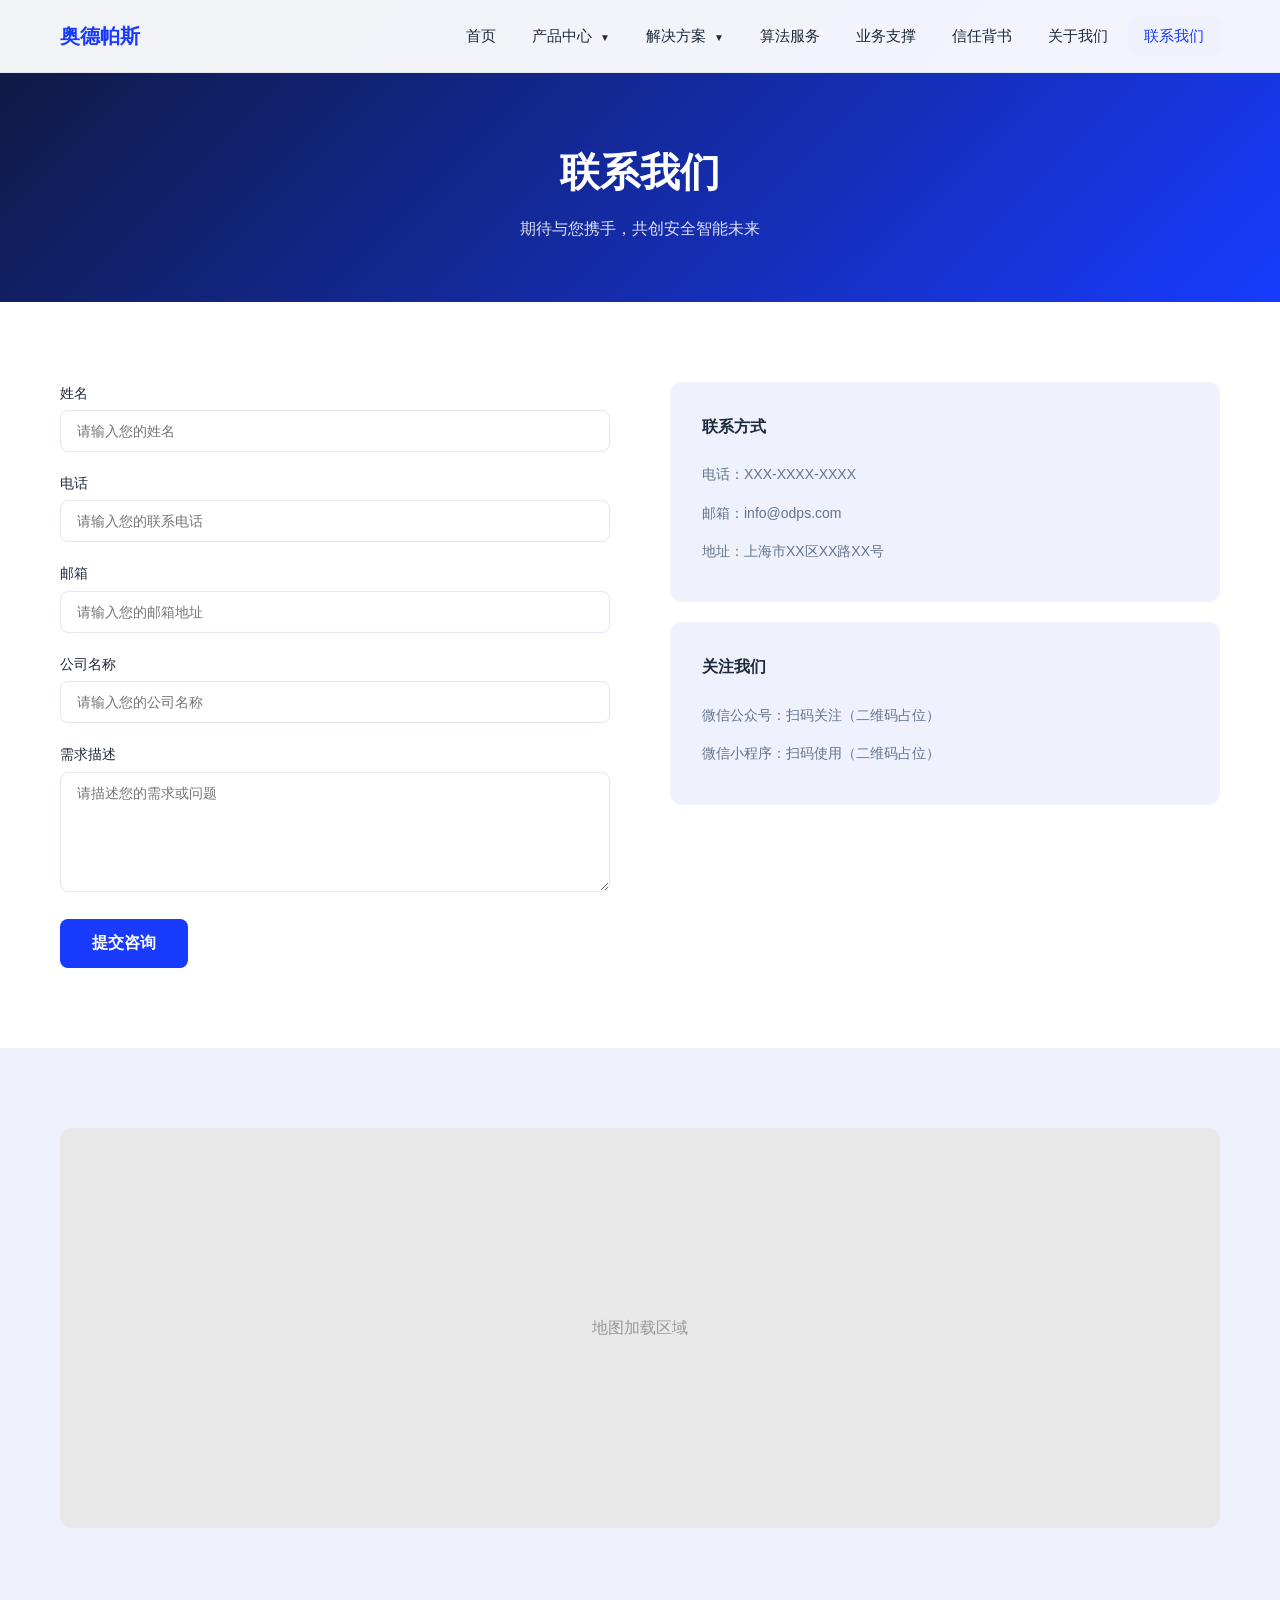
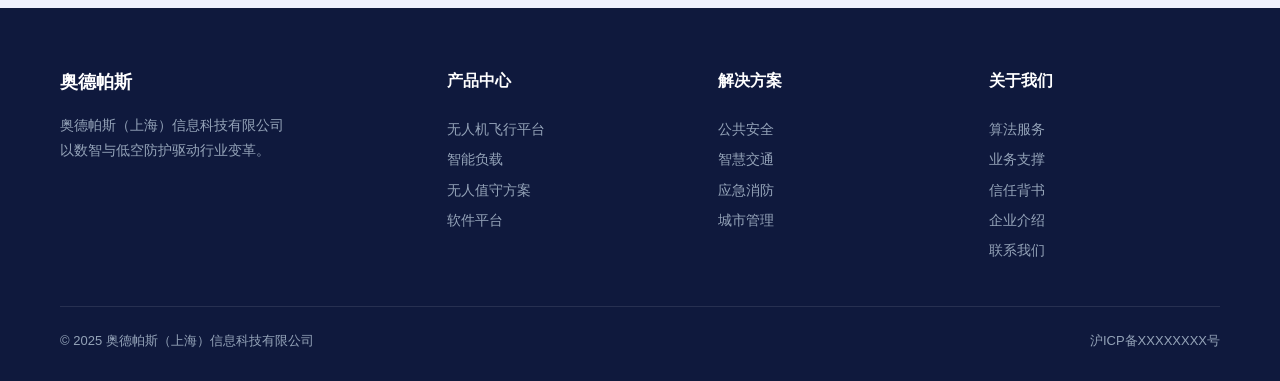
<file: odps-website/pages/contact.html>
<!DOCTYPE html>
<html lang="zh-CN">
<head>
  <meta charset="UTF-8">
  <meta name="viewport" content="width=device-width, initial-scale=1.0">
  <title>联系我们 - 奥德帕斯（上海）信息科技有限公司</title>
  <link rel="stylesheet" href="../css/style.css">
</head>
<body>

<!-- Header -->
<header class="header">
  <div class="container">
    <a href="../index.html" class="logo"><span>奥德帕斯</span></a>
    <div class="menu-toggle"><span></span><span></span><span></span></div>
    <nav class="nav">
      <a href="../index.html" class="nav-item">首页</a>
      <div class="nav-item">产品中心 <span class="arrow">▼</span>
        <div class="dropdown">
          <a href="products/drones.html">无人机飞行平台</a>
          <a href="products/payloads.html">智能负载</a>
          <a href="products/dock.html">无人值守方案</a>
          <a href="products/software.html">软件平台</a>
          <a href="products/training.html">飞行培训</a>
        </div>
      </div>
      <div class="nav-item">解决方案 <span class="arrow">▼</span>
        <div class="dropdown">
          <a href="solutions/public-safety.html">公共安全</a>
          <a href="solutions/traffic.html">智慧交通</a>
          <a href="solutions/emergency.html">应急消防</a>
          <a href="solutions/city.html">城市管理</a>
          <a href="solutions/energy.html">能源巡检</a>
          <a href="solutions/surveying.html">测绘建模</a>
          <a href="solutions/water.html">水利林业</a>
          <a href="solutions/agriculture.html">智慧农业</a>
        </div>
      </div>
      <a href="algorithm.html" class="nav-item">算法服务</a>
      <a href="support.html" class="nav-item">业务支撑</a>
      <a href="trust.html" class="nav-item">信任背书</a>
      <a href="about.html" class="nav-item">关于我们</a>
      <a href="contact.html" class="nav-item active">联系我们</a>
    </nav>
  </div>
</header>

<!-- Banner -->
<section class="page-banner">
  <div class="container">
    <h1>联系我们</h1>
    <p>期待与您携手，共创安全智能未来</p>
  </div>
</section>

<!-- Contact Section -->
<section class="section">
  <div class="container">
    <div class="contact-wrap">
      <!-- Left: Form -->
      <div class="contact-form">
        <div class="form-group">
          <label>姓名</label>
          <input type="text" placeholder="请输入您的姓名">
        </div>
        <div class="form-group">
          <label>电话</label>
          <input type="tel" placeholder="请输入您的联系电话">
        </div>
        <div class="form-group">
          <label>邮箱</label>
          <input type="email" placeholder="请输入您的邮箱地址">
        </div>
        <div class="form-group">
          <label>公司名称</label>
          <input type="text" placeholder="请输入您的公司名称">
        </div>
        <div class="form-group">
          <label>需求描述</label>
          <textarea placeholder="请描述您的需求或问题"></textarea>
        </div>
        <button class="btn btn-blue">提交咨询</button>
      </div>
      <!-- Right: Info -->
      <div class="contact-sidebar">
        <div class="contact-info-card">
          <h4>联系方式</h4>
          <ul>
            <li>电话：XXX-XXXX-XXXX</li>
            <li>邮箱：info@odps.com</li>
            <li>地址：上海市XX区XX路XX号</li>
          </ul>
        </div>
        <div class="contact-info-card">
          <h4>关注我们</h4>
          <ul>
            <li>微信公众号：扫码关注（二维码占位）</li>
            <li>微信小程序：扫码使用（二维码占位）</li>
          </ul>
        </div>
      </div>
    </div>
  </div>
</section>

<!-- Map Section -->
<section class="section section-light">
  <div class="container">
    <div style="background:#e8e8e8;border-radius:12px;height:400px;display:flex;align-items:center;justify-content:center;color:#999;font-size:16px;">
      地图加载区域
    </div>
  </div>
</section>

<!-- Footer -->
<footer class="footer">
  <div class="container">
    <div class="footer-grid">
      <div class="footer-brand">
        <div class="logo" style="color:#fff;font-size:18px;">奥德帕斯</div>
        <p>奥德帕斯（上海）信息科技有限公司<br>以数智与低空防护驱动行业变革。</p>
      </div>
      <div class="footer-col">
        <h4>产品中心</h4>
        <a href="products/drones.html">无人机飞行平台</a>
        <a href="products/payloads.html">智能负载</a>
        <a href="products/dock.html">无人值守方案</a>
        <a href="products/software.html">软件平台</a>
      </div>
      <div class="footer-col">
        <h4>解决方案</h4>
        <a href="solutions/public-safety.html">公共安全</a>
        <a href="solutions/traffic.html">智慧交通</a>
        <a href="solutions/emergency.html">应急消防</a>
        <a href="solutions/city.html">城市管理</a>
      </div>
      <div class="footer-col">
        <h4>关于我们</h4>
        <a href="algorithm.html">算法服务</a>
        <a href="support.html">业务支撑</a>
        <a href="trust.html">信任背书</a>
        <a href="about.html">企业介绍</a>
        <a href="contact.html">联系我们</a>
      </div>
    </div>
    <div class="footer-bottom">
      <span>&copy; 2025 奥德帕斯（上海）信息科技有限公司</span>
      <span>沪ICP备XXXXXXXX号</span>
    </div>
  </div>
</footer>

<script src="../js/main.js"></script>
</body>
</html>
</file>
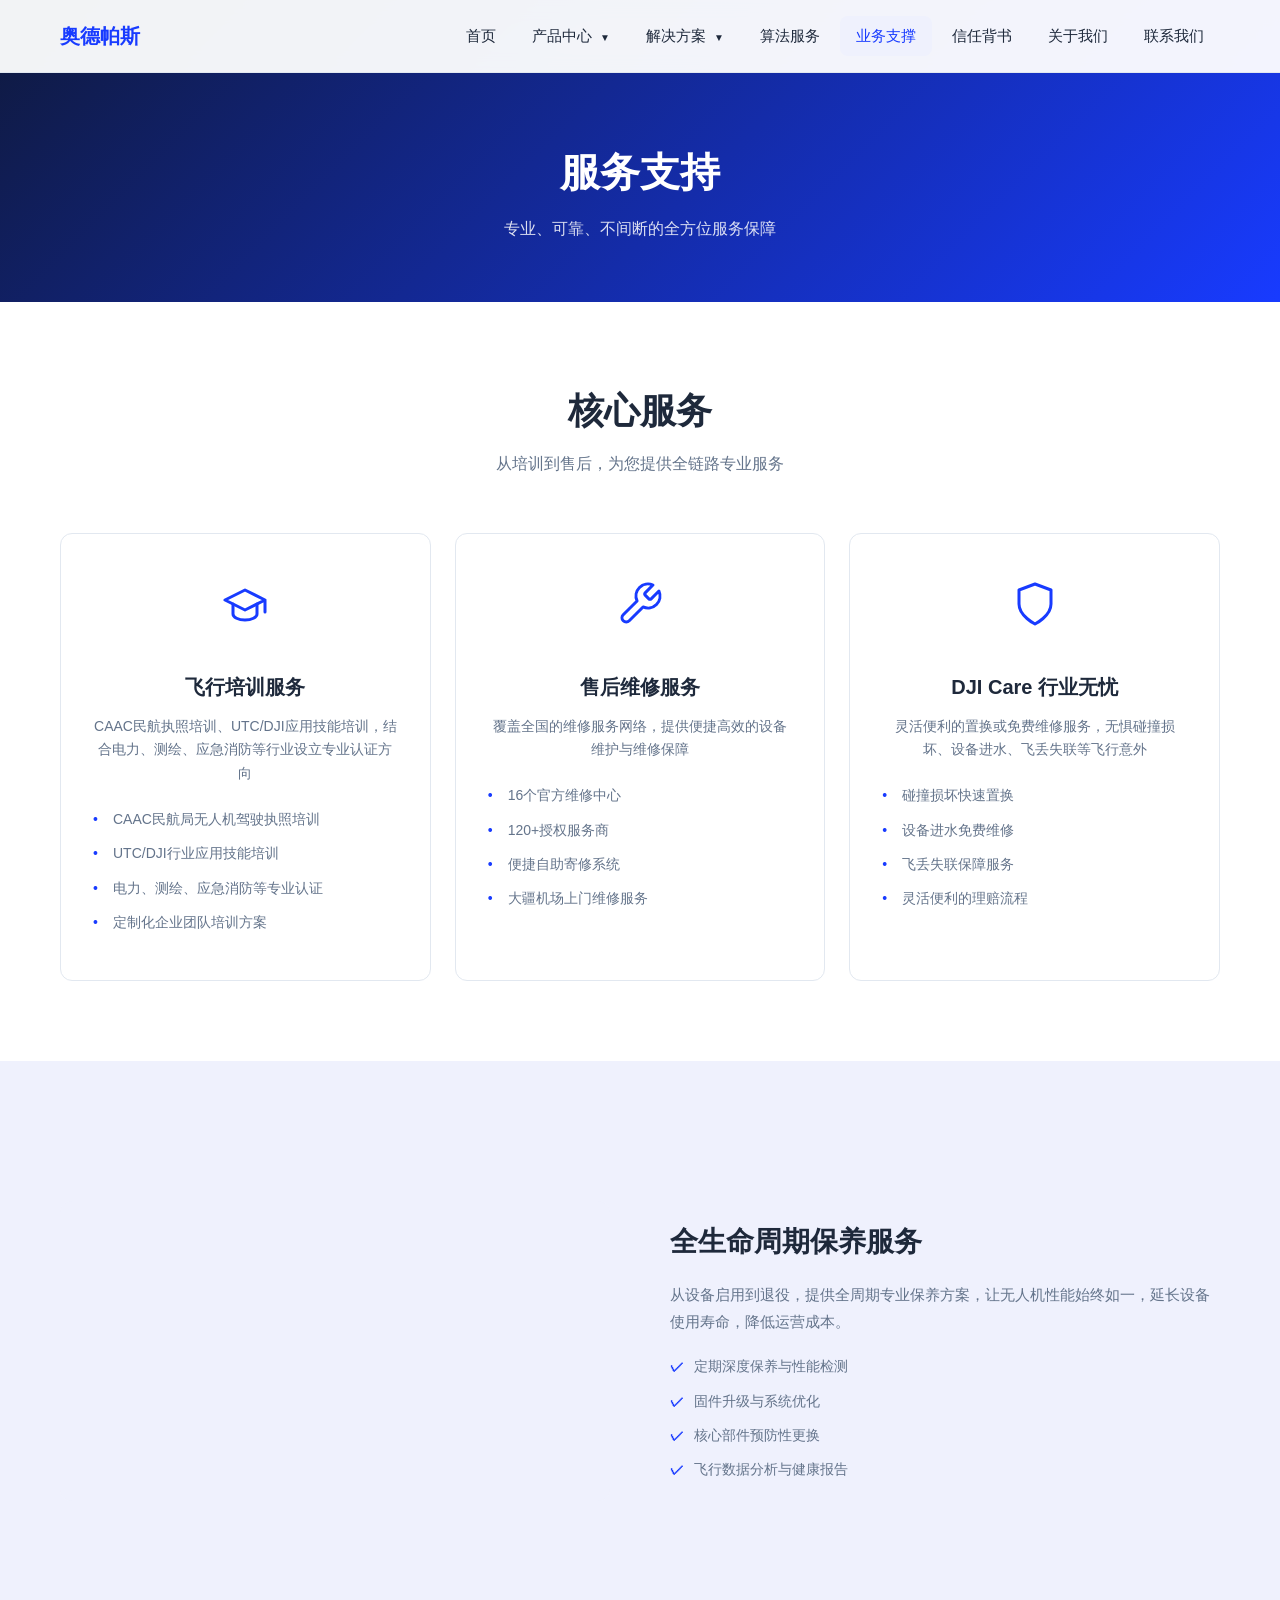
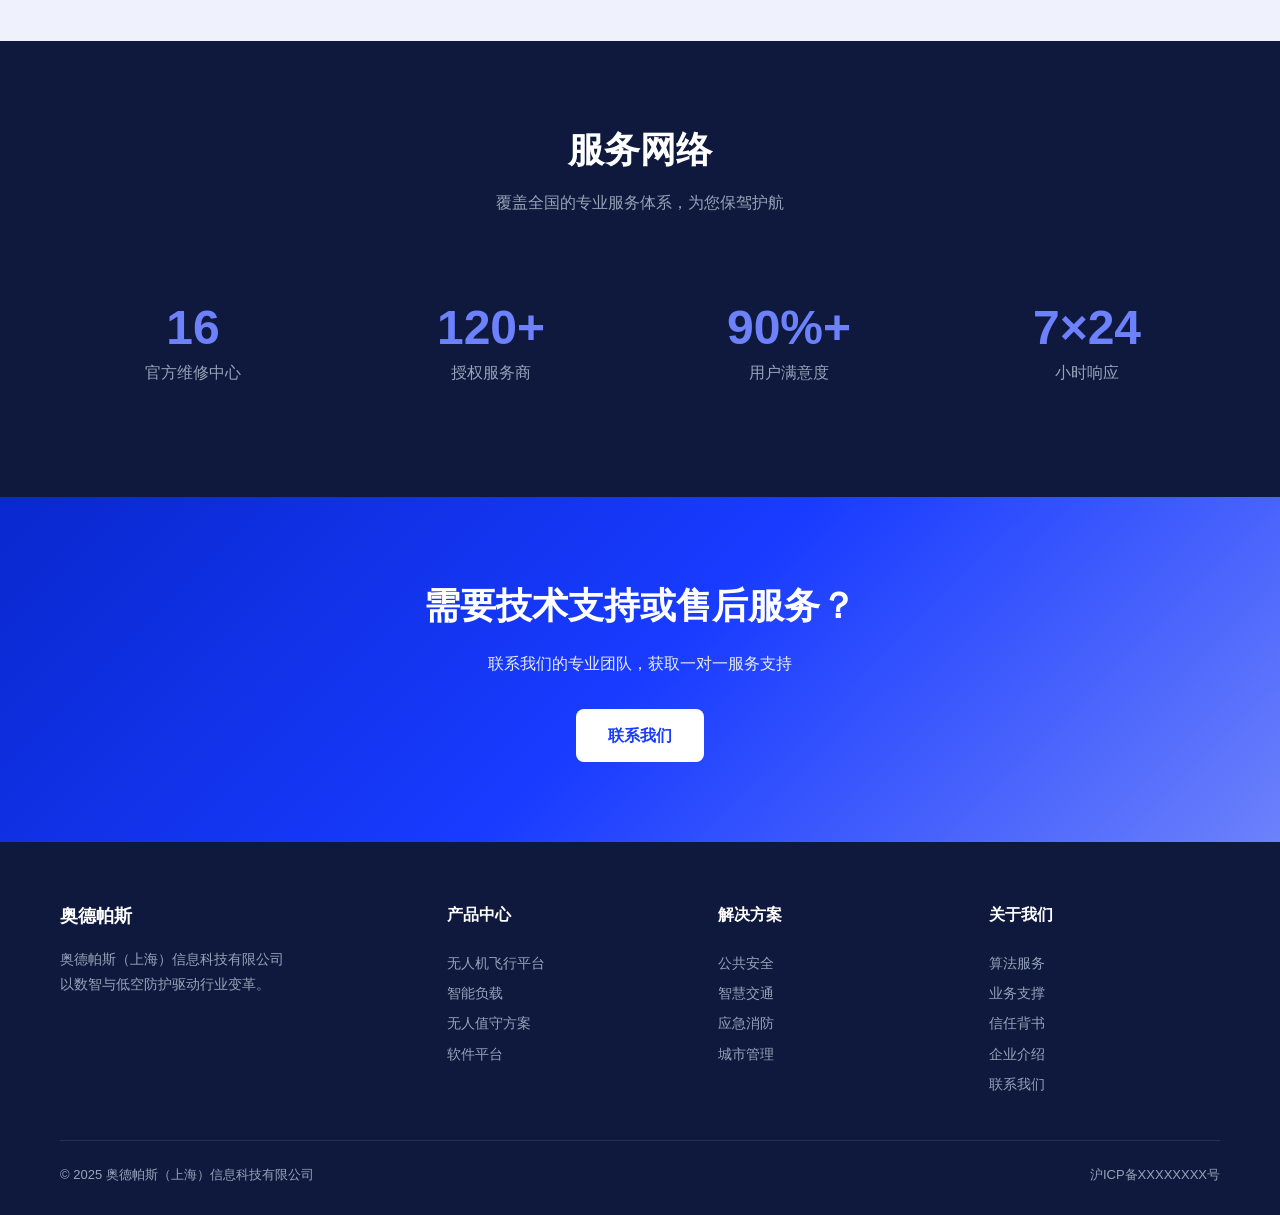
<file: odps-website/pages/service.html>
<!DOCTYPE html>
<html lang="zh-CN">
<head>
  <meta charset="UTF-8">
  <meta name="viewport" content="width=device-width, initial-scale=1.0">
  <title>服务支持 - 奥德帕斯（上海）信息科技有限公司</title>
  <link rel="stylesheet" href="../css/style.css">
</head>
<body>

<!-- Header -->
<header class="header">
  <div class="container">
    <a href="../index.html" class="logo"><span>奥德帕斯</span></a>
    <div class="menu-toggle"><span></span><span></span><span></span></div>
    <nav class="nav">
      <a href="../index.html" class="nav-item">首页</a>
      <div class="nav-item">产品中心 <span class="arrow">▼</span>
        <div class="dropdown">
          <a href="products/drones.html">无人机飞行平台</a>
          <a href="products/payloads.html">智能负载</a>
          <a href="products/dock.html">无人值守方案</a>
          <a href="products/software.html">软件平台</a>
          <a href="products/training.html">飞行培训</a>
        </div>
      </div>
      <div class="nav-item">解决方案 <span class="arrow">▼</span>
        <div class="dropdown">
          <a href="solutions/public-safety.html">公共安全</a>
          <a href="solutions/traffic.html">智慧交通</a>
          <a href="solutions/emergency.html">应急消防</a>
          <a href="solutions/city.html">城市管理</a>
          <a href="solutions/energy.html">能源巡检</a>
          <a href="solutions/surveying.html">测绘建模</a>
          <a href="solutions/water.html">水利林业</a>
          <a href="solutions/agriculture.html">智慧农业</a>
        </div>
      </div>
      <a href="algorithm.html" class="nav-item">算法服务</a>
      <a href="support.html" class="nav-item active">业务支撑</a>
      <a href="trust.html" class="nav-item">信任背书</a>
      <a href="about.html" class="nav-item">关于我们</a>
      <a href="contact.html" class="nav-item">联系我们</a>
    </nav>
  </div>
</header>

<!-- Banner -->
<section class="page-banner">
  <div class="container">
    <h1>服务支持</h1>
    <p>专业、可靠、不间断的全方位服务保障</p>
  </div>
</section>

<!-- Service Grid -->
<section class="section">
  <div class="container">
    <div class="section-title fade-in">
      <h2>核心服务</h2>
      <p>从培训到售后，为您提供全链路专业服务</p>
    </div>
    <div class="service-grid">
      <div class="service-card fade-in">
        <div class="icon"><svg width="48" height="48" viewBox="0 0 24 24" fill="none" stroke="var(--primary)" stroke-width="1.5" stroke-linecap="round" stroke-linejoin="round"><path d="M22 10v6M2 10l10-5 10 5-10 5z"/><path d="M6 12v5c0 1.66 2.69 3 6 3s6-1.34 6-3v-5"/></svg></div>
        <h3>飞行培训服务</h3>
        <p>CAAC民航执照培训、UTC/DJI应用技能培训，结合电力、测绘、应急消防等行业设立专业认证方向</p>
        <ul>
          <li>CAAC民航局无人机驾驶执照培训</li>
          <li>UTC/DJI行业应用技能培训</li>
          <li>电力、测绘、应急消防等专业认证</li>
          <li>定制化企业团队培训方案</li>
        </ul>
      </div>
      <div class="service-card fade-in">
        <div class="icon"><svg width="48" height="48" viewBox="0 0 24 24" fill="none" stroke="var(--primary)" stroke-width="1.5" stroke-linecap="round" stroke-linejoin="round"><path d="M14.7 6.3a1 1 0 0 0 0 1.4l1.6 1.6a1 1 0 0 0 1.4 0l3.77-3.77a6 6 0 0 1-7.94 7.94l-6.91 6.91a2.12 2.12 0 0 1-3-3l6.91-6.91a6 6 0 0 1 7.94-7.94l-3.76 3.76z"/></svg></div>
        <h3>售后维修服务</h3>
        <p>覆盖全国的维修服务网络，提供便捷高效的设备维护与维修保障</p>
        <ul>
          <li>16个官方维修中心</li>
          <li>120+授权服务商</li>
          <li>便捷自助寄修系统</li>
          <li>大疆机场上门维修服务</li>
        </ul>
      </div>
      <div class="service-card fade-in">
        <div class="icon"><svg width="48" height="48" viewBox="0 0 24 24" fill="none" stroke="var(--primary)" stroke-width="1.5" stroke-linecap="round" stroke-linejoin="round"><path d="M12 22s8-4 8-10V5l-8-3-8 3v7c0 6 8 10 8 10z"/></svg></div>
        <h3>DJI Care 行业无忧</h3>
        <p>灵活便利的置换或免费维修服务，无惧碰撞损坏、设备进水、飞丢失联等飞行意外</p>
        <ul>
          <li>碰撞损坏快速置换</li>
          <li>设备进水免费维修</li>
          <li>飞丢失联保障服务</li>
          <li>灵活便利的理赔流程</li>
        </ul>
      </div>
    </div>
  </div>
</section>

<!-- Feature Row: 全生命周期保养 -->
<section class="section section-light">
  <div class="container">
    <div class="feature-row fade-in">
      <div class="feature-img" style="background-image:url('https://images.unsplash.com/photo-1581092160607-ee67df30e7f2?w=800&h=600&fit=crop')"></div>
      <div class="feature-text">
        <h3>全生命周期保养服务</h3>
        <p>从设备启用到退役，提供全周期专业保养方案，让无人机性能始终如一，延长设备使用寿命，降低运营成本。</p>
        <ul class="feature-list">
          <li>定期深度保养与性能检测</li>
          <li>固件升级与系统优化</li>
          <li>核心部件预防性更换</li>
          <li>飞行数据分析与健康报告</li>
        </ul>
      </div>
    </div>
  </div>
</section>

<!-- Stats -->
<section class="section section-dark">
  <div class="container">
    <div class="section-title fade-in">
      <h2>服务网络</h2>
      <p>覆盖全国的专业服务体系，为您保驾护航</p>
    </div>
    <div class="stats fade-in">
      <div class="stat-item">
        <div class="stat-num">16</div>
        <div class="stat-unit">官方维修中心</div>
      </div>
      <div class="stat-item">
        <div class="stat-num">120+</div>
        <div class="stat-unit">授权服务商</div>
      </div>
      <div class="stat-item">
        <div class="stat-num">90%+</div>
        <div class="stat-unit">用户满意度</div>
      </div>
      <div class="stat-item">
        <div class="stat-num">7×24</div>
        <div class="stat-unit">小时响应</div>
      </div>
    </div>
  </div>
</section>

<!-- CTA -->
<section class="cta">
  <div class="container">
    <h2>需要技术支持或售后服务？</h2>
    <p>联系我们的专业团队，获取一对一服务支持</p>
    <a href="contact.html" class="btn btn-primary">联系我们</a>
  </div>
</section>

<!-- Footer -->
<footer class="footer">
  <div class="container">
    <div class="footer-grid">
      <div class="footer-brand">
        <div class="logo" style="color:#fff;font-size:18px;">奥德帕斯</div>
        <p>奥德帕斯（上海）信息科技有限公司<br>以数智与低空防护驱动行业变革。</p>
      </div>
      <div class="footer-col">
        <h4>产品中心</h4>
        <a href="products/drones.html">无人机飞行平台</a>
        <a href="products/payloads.html">智能负载</a>
        <a href="products/dock.html">无人值守方案</a>
        <a href="products/software.html">软件平台</a>
      </div>
      <div class="footer-col">
        <h4>解决方案</h4>
        <a href="solutions/public-safety.html">公共安全</a>
        <a href="solutions/traffic.html">智慧交通</a>
        <a href="solutions/emergency.html">应急消防</a>
        <a href="solutions/city.html">城市管理</a>
      </div>
      <div class="footer-col">
        <h4>关于我们</h4>
        <a href="algorithm.html">算法服务</a>
        <a href="support.html">业务支撑</a>
        <a href="trust.html">信任背书</a>
        <a href="about.html">企业介绍</a>
        <a href="contact.html">联系我们</a>
      </div>
    </div>
    <div class="footer-bottom">
      <span>&copy; 2025 奥德帕斯（上海）信息科技有限公司</span>
      <span>沪ICP备XXXXXXXX号</span>
    </div>
  </div>
</footer>

<script src="../js/main.js"></script>
</body>
</html>
</file>
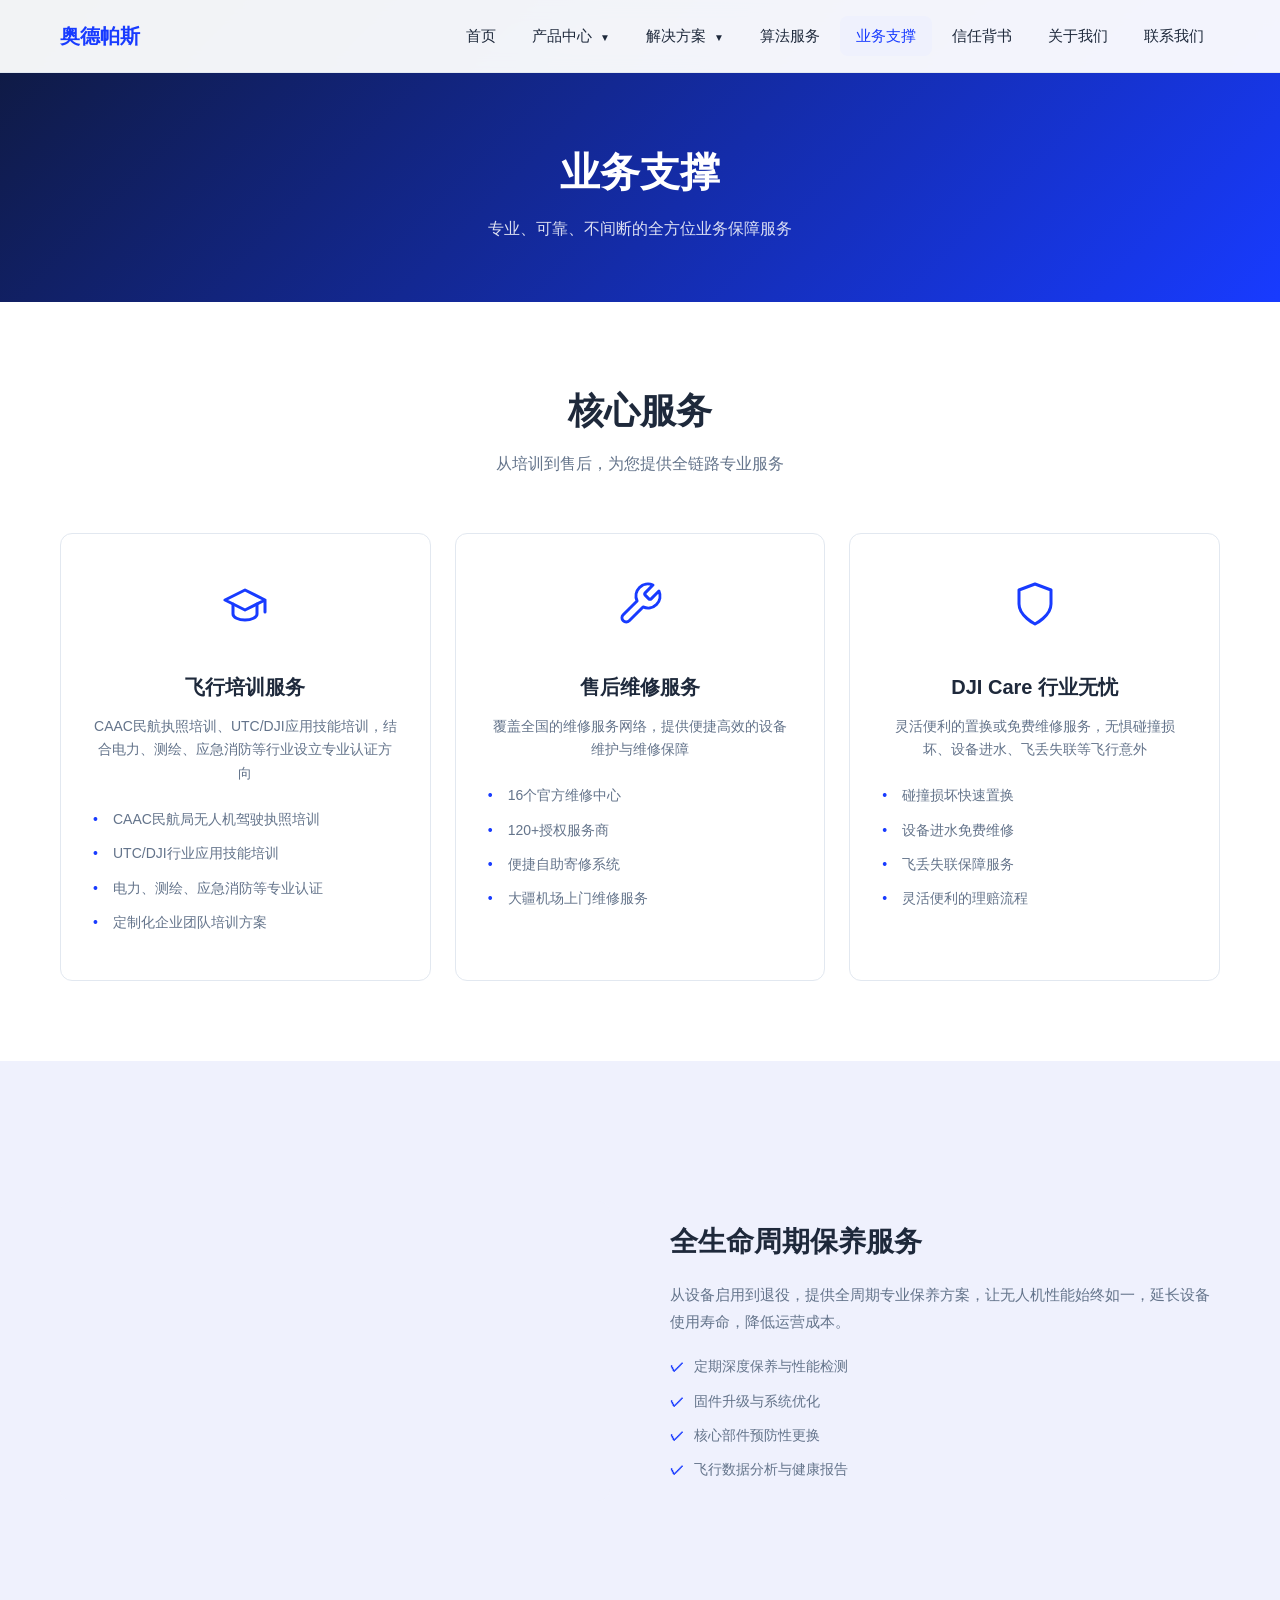
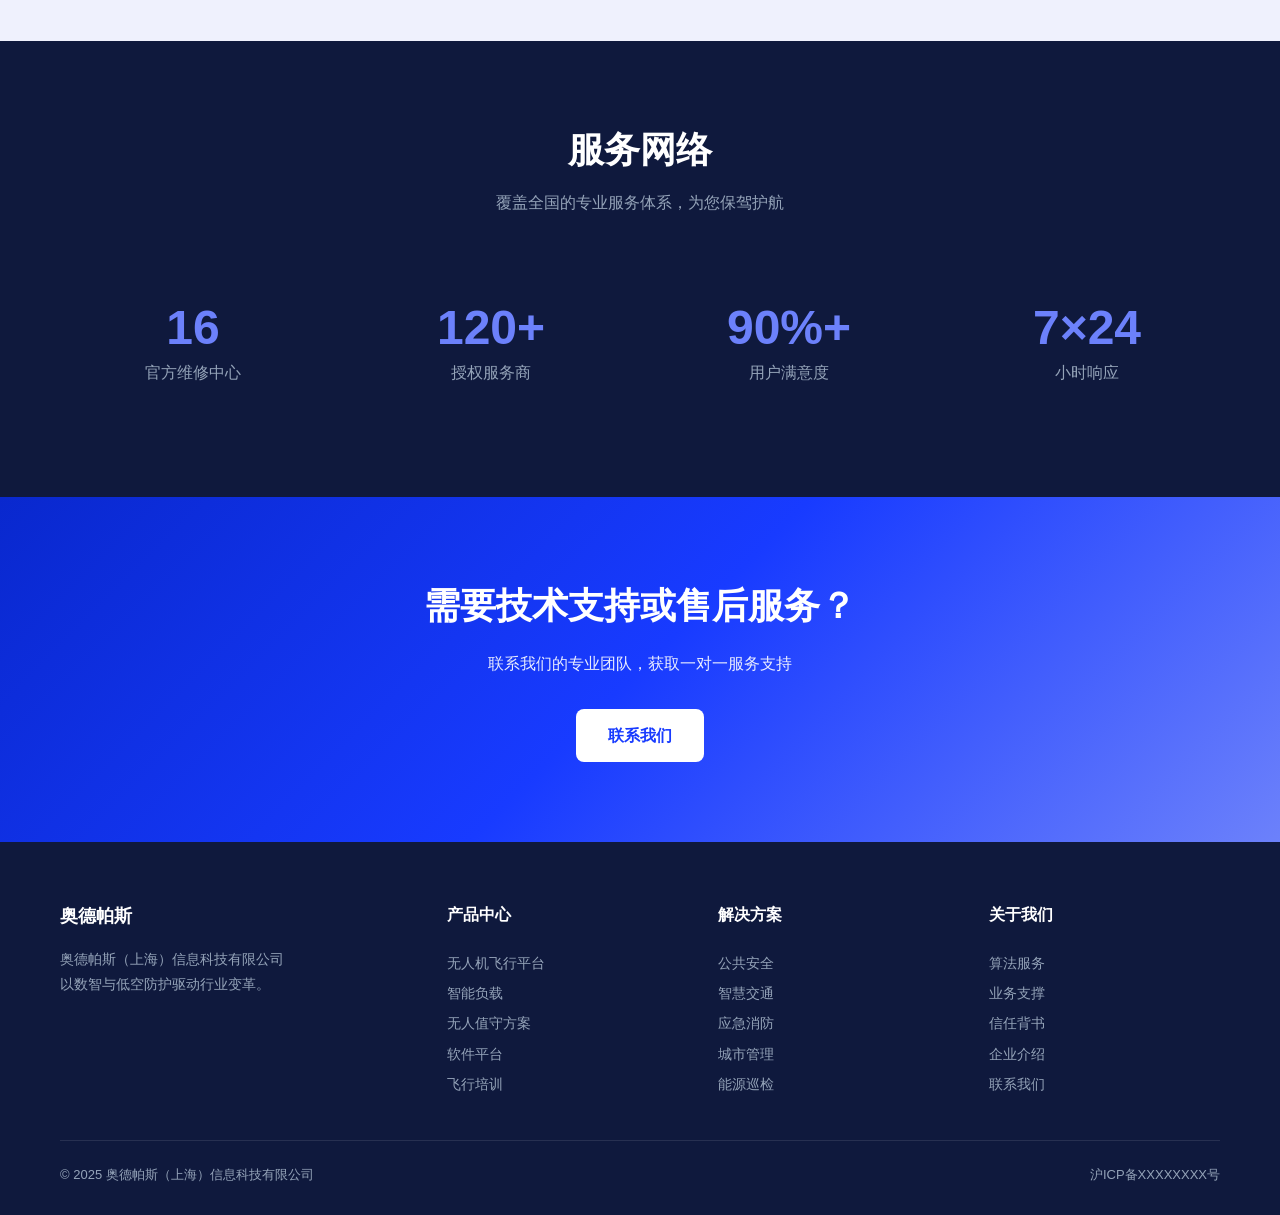
<file: odps-website/pages/support.html>
<!DOCTYPE html>
<html lang="zh-CN">
<head>
  <meta charset="UTF-8">
  <meta name="viewport" content="width=device-width, initial-scale=1.0">
  <title>业务支撑 - 奥德帕斯（上海）信息科技有限公司</title>
  <link rel="stylesheet" href="../css/style.css">
</head>
<body>

<!-- Header -->
<header class="header">
  <div class="container">
    <a href="../index.html" class="logo"><span>奥德帕斯</span></a>
    <div class="menu-toggle"><span></span><span></span><span></span></div>
    <nav class="nav">
      <a href="../index.html" class="nav-item">首页</a>
      <div class="nav-item">产品中心 <span class="arrow">▼</span>
        <div class="dropdown">
          <a href="products/drones.html">无人机飞行平台</a>
          <a href="products/payloads.html">智能负载</a>
          <a href="products/dock.html">无人值守方案</a>
          <a href="products/software.html">软件平台</a>
          <a href="products/training.html">飞行培训</a>
        </div>
      </div>
      <div class="nav-item">解决方案 <span class="arrow">▼</span>
        <div class="dropdown">
          <a href="solutions/public-safety.html">公共安全</a>
          <a href="solutions/traffic.html">智慧交通</a>
          <a href="solutions/emergency.html">应急消防</a>
          <a href="solutions/city.html">城市管理</a>
          <a href="solutions/energy.html">能源巡检</a>
          <a href="solutions/surveying.html">测绘建模</a>
          <a href="solutions/water.html">水利林业</a>
          <a href="solutions/agriculture.html">智慧农业</a>
        </div>
      </div>
      <a href="algorithm.html" class="nav-item">算法服务</a>
      <a href="support.html" class="nav-item active">业务支撑</a>
      <a href="trust.html" class="nav-item">信任背书</a>
      <a href="about.html" class="nav-item">关于我们</a>
      <a href="contact.html" class="nav-item">联系我们</a>
    </nav>
  </div>
</header>

<!-- Banner -->
<section class="page-banner">
  <div class="container">
    <h1>业务支撑</h1>
    <p>专业、可靠、不间断的全方位业务保障服务</p>
  </div>
</section>

<!-- Service Grid -->
<section class="section">
  <div class="container">
    <div class="section-title fade-in">
      <h2>核心服务</h2>
      <p>从培训到售后，为您提供全链路专业服务</p>
    </div>
    <div class="service-grid">
      <div class="service-card fade-in">
        <div class="icon">
          <svg width="48" height="48" viewBox="0 0 24 24" fill="none" stroke="var(--primary)" stroke-width="1.5" stroke-linecap="round" stroke-linejoin="round"><path d="M22 10v6M2 10l10-5 10 5-10 5z"/><path d="M6 12v5c0 1.66 2.69 3 6 3s6-1.34 6-3v-5"/></svg>
        </div>
        <h3>飞行培训服务</h3>
        <p>CAAC民航执照培训、UTC/DJI应用技能培训，结合电力、测绘、应急消防等行业设立专业认证方向</p>
        <ul>
          <li>CAAC民航局无人机驾驶执照培训</li>
          <li>UTC/DJI行业应用技能培训</li>
          <li>电力、测绘、应急消防等专业认证</li>
          <li>定制化企业团队培训方案</li>
        </ul>
      </div>
      <div class="service-card fade-in">
        <div class="icon">
          <svg width="48" height="48" viewBox="0 0 24 24" fill="none" stroke="var(--primary)" stroke-width="1.5" stroke-linecap="round" stroke-linejoin="round"><path d="M14.7 6.3a1 1 0 0 0 0 1.4l1.6 1.6a1 1 0 0 0 1.4 0l3.77-3.77a6 6 0 0 1-7.94 7.94l-6.91 6.91a2.12 2.12 0 0 1-3-3l6.91-6.91a6 6 0 0 1 7.94-7.94l-3.76 3.76z"/></svg>
        </div>
        <h3>售后维修服务</h3>
        <p>覆盖全国的维修服务网络，提供便捷高效的设备维护与维修保障</p>
        <ul>
          <li>16个官方维修中心</li>
          <li>120+授权服务商</li>
          <li>便捷自助寄修系统</li>
          <li>大疆机场上门维修服务</li>
        </ul>
      </div>
      <div class="service-card fade-in">
        <div class="icon">
          <svg width="48" height="48" viewBox="0 0 24 24" fill="none" stroke="var(--primary)" stroke-width="1.5" stroke-linecap="round" stroke-linejoin="round"><path d="M12 22s8-4 8-10V5l-8-3-8 3v7c0 6 8 10 8 10z"/></svg>
        </div>
        <h3>DJI Care 行业无忧</h3>
        <p>灵活便利的置换或免费维修服务，无惧碰撞损坏、设备进水、飞丢失联等飞行意外</p>
        <ul>
          <li>碰撞损坏快速置换</li>
          <li>设备进水免费维修</li>
          <li>飞丢失联保障服务</li>
          <li>灵活便利的理赔流程</li>
        </ul>
      </div>
    </div>
  </div>
</section>

<!-- Feature Row: 全生命周期保养 -->
<section class="section section-light">
  <div class="container">
    <div class="feature-row fade-in">
      <div class="feature-img" style="background-image:url('https://images.unsplash.com/photo-1581092160607-ee67df30e7f2?w=800&h=600&fit=crop')"></div>
      <div class="feature-text">
        <h3>全生命周期保养服务</h3>
        <p>从设备启用到退役，提供全周期专业保养方案，让无人机性能始终如一，延长设备使用寿命，降低运营成本。</p>
        <ul class="feature-list">
          <li>定期深度保养与性能检测</li>
          <li>固件升级与系统优化</li>
          <li>核心部件预防性更换</li>
          <li>飞行数据分析与健康报告</li>
        </ul>
      </div>
    </div>
  </div>
</section>

<!-- Stats -->
<section class="section section-dark">
  <div class="container">
    <div class="section-title fade-in">
      <h2>服务网络</h2>
      <p>覆盖全国的专业服务体系，为您保驾护航</p>
    </div>
    <div class="stats fade-in">
      <div class="stat-item">
        <div class="stat-num">16</div>
        <div class="stat-unit">官方维修中心</div>
      </div>
      <div class="stat-item">
        <div class="stat-num">120+</div>
        <div class="stat-unit">授权服务商</div>
      </div>
      <div class="stat-item">
        <div class="stat-num">90%+</div>
        <div class="stat-unit">用户满意度</div>
      </div>
      <div class="stat-item">
        <div class="stat-num">7&times;24</div>
        <div class="stat-unit">小时响应</div>
      </div>
    </div>
  </div>
</section>

<!-- CTA -->
<section class="cta">
  <div class="container">
    <h2>需要技术支持或售后服务？</h2>
    <p>联系我们的专业团队，获取一对一服务支持</p>
    <a href="contact.html" class="btn btn-primary">联系我们</a>
  </div>
</section>

<!-- Footer -->
<footer class="footer">
  <div class="container">
    <div class="footer-grid">
      <div class="footer-brand">
        <div class="logo" style="color:#fff;font-size:18px;">奥德帕斯</div>
        <p>奥德帕斯（上海）信息科技有限公司<br>以数智与低空防护驱动行业变革。</p>
      </div>
      <div class="footer-col">
        <h4>产品中心</h4>
        <a href="products/drones.html">无人机飞行平台</a>
        <a href="products/payloads.html">智能负载</a>
        <a href="products/dock.html">无人值守方案</a>
        <a href="products/software.html">软件平台</a>
        <a href="products/training.html">飞行培训</a>
      </div>
      <div class="footer-col">
        <h4>解决方案</h4>
        <a href="solutions/public-safety.html">公共安全</a>
        <a href="solutions/traffic.html">智慧交通</a>
        <a href="solutions/emergency.html">应急消防</a>
        <a href="solutions/city.html">城市管理</a>
        <a href="solutions/energy.html">能源巡检</a>
      </div>
      <div class="footer-col">
        <h4>关于我们</h4>
        <a href="algorithm.html">算法服务</a>
        <a href="support.html">业务支撑</a>
        <a href="trust.html">信任背书</a>
        <a href="about.html">企业介绍</a>
        <a href="contact.html">联系我们</a>
      </div>
    </div>
    <div class="footer-bottom">
      <span>&copy; 2025 奥德帕斯（上海）信息科技有限公司</span>
      <span>沪ICP备XXXXXXXX号</span>
    </div>
  </div>
</footer>

<script src="../js/main.js"></script>
</body>
</html>
</file>
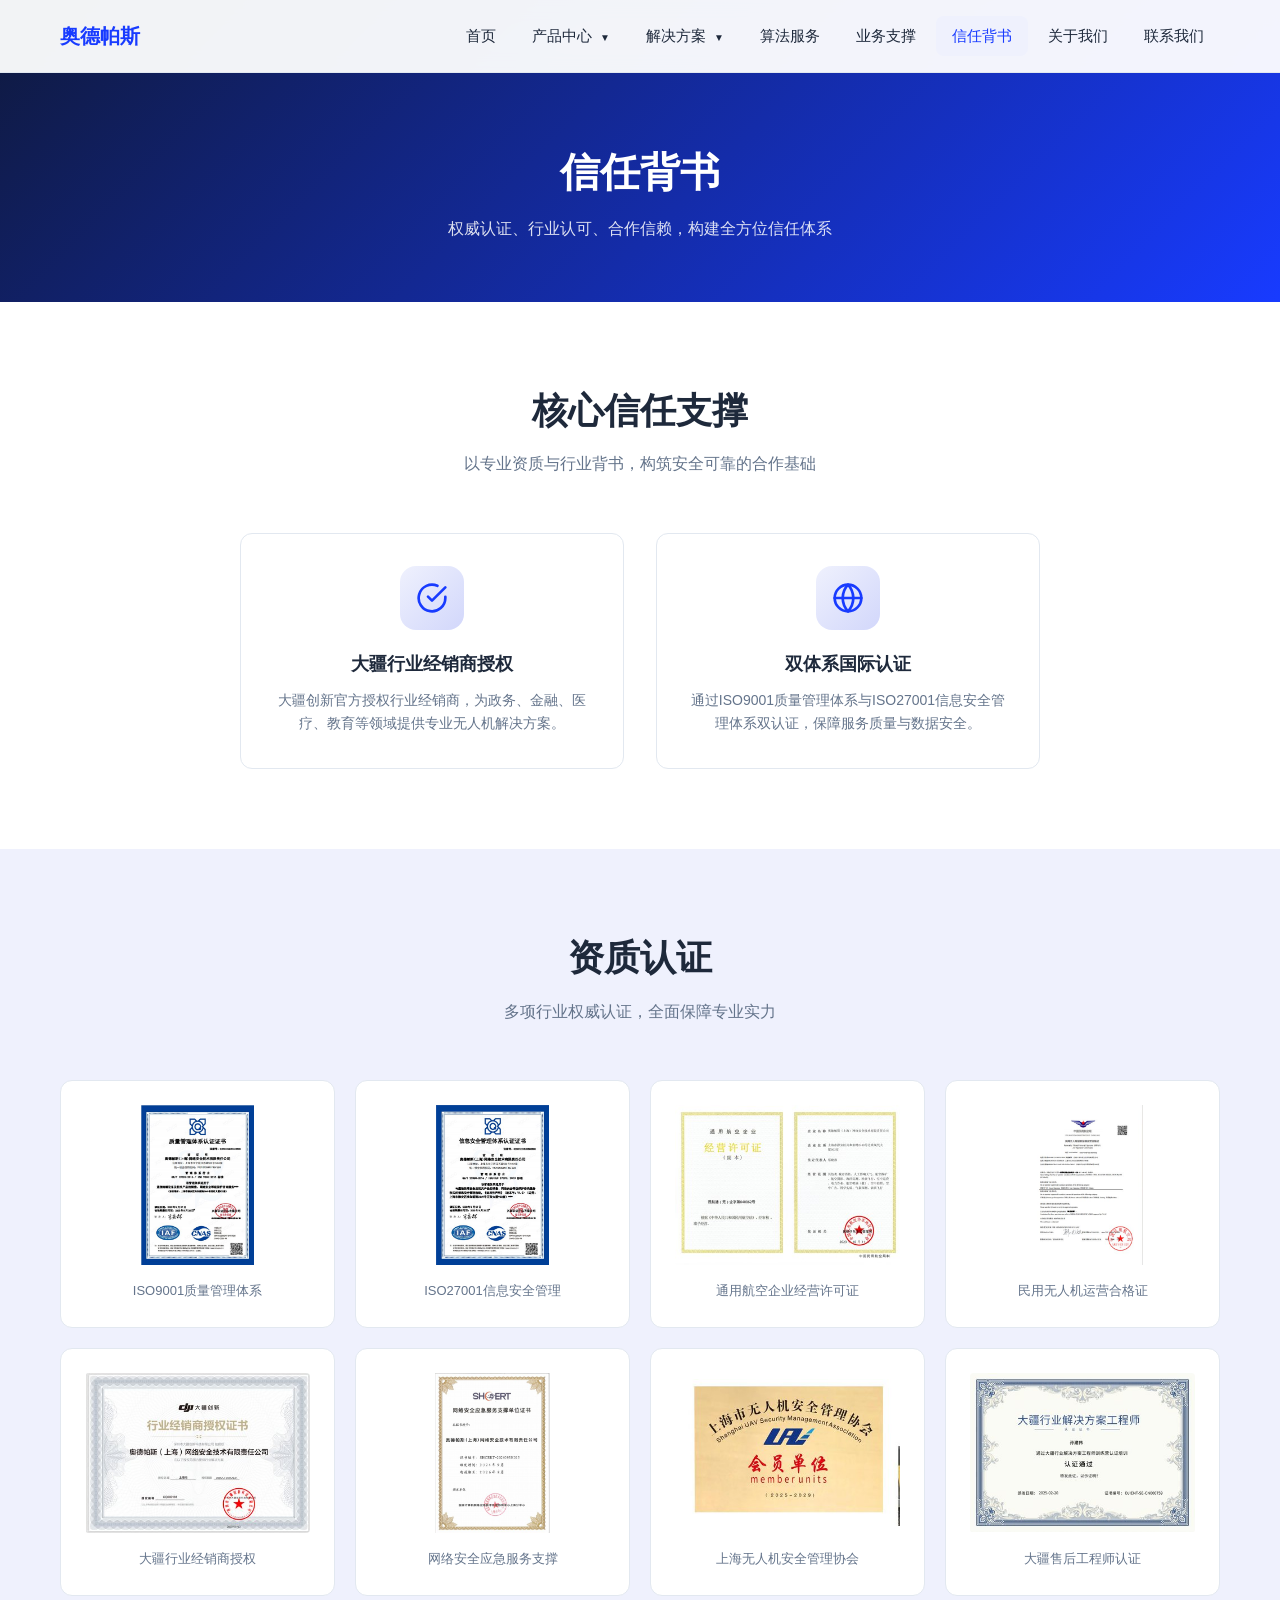
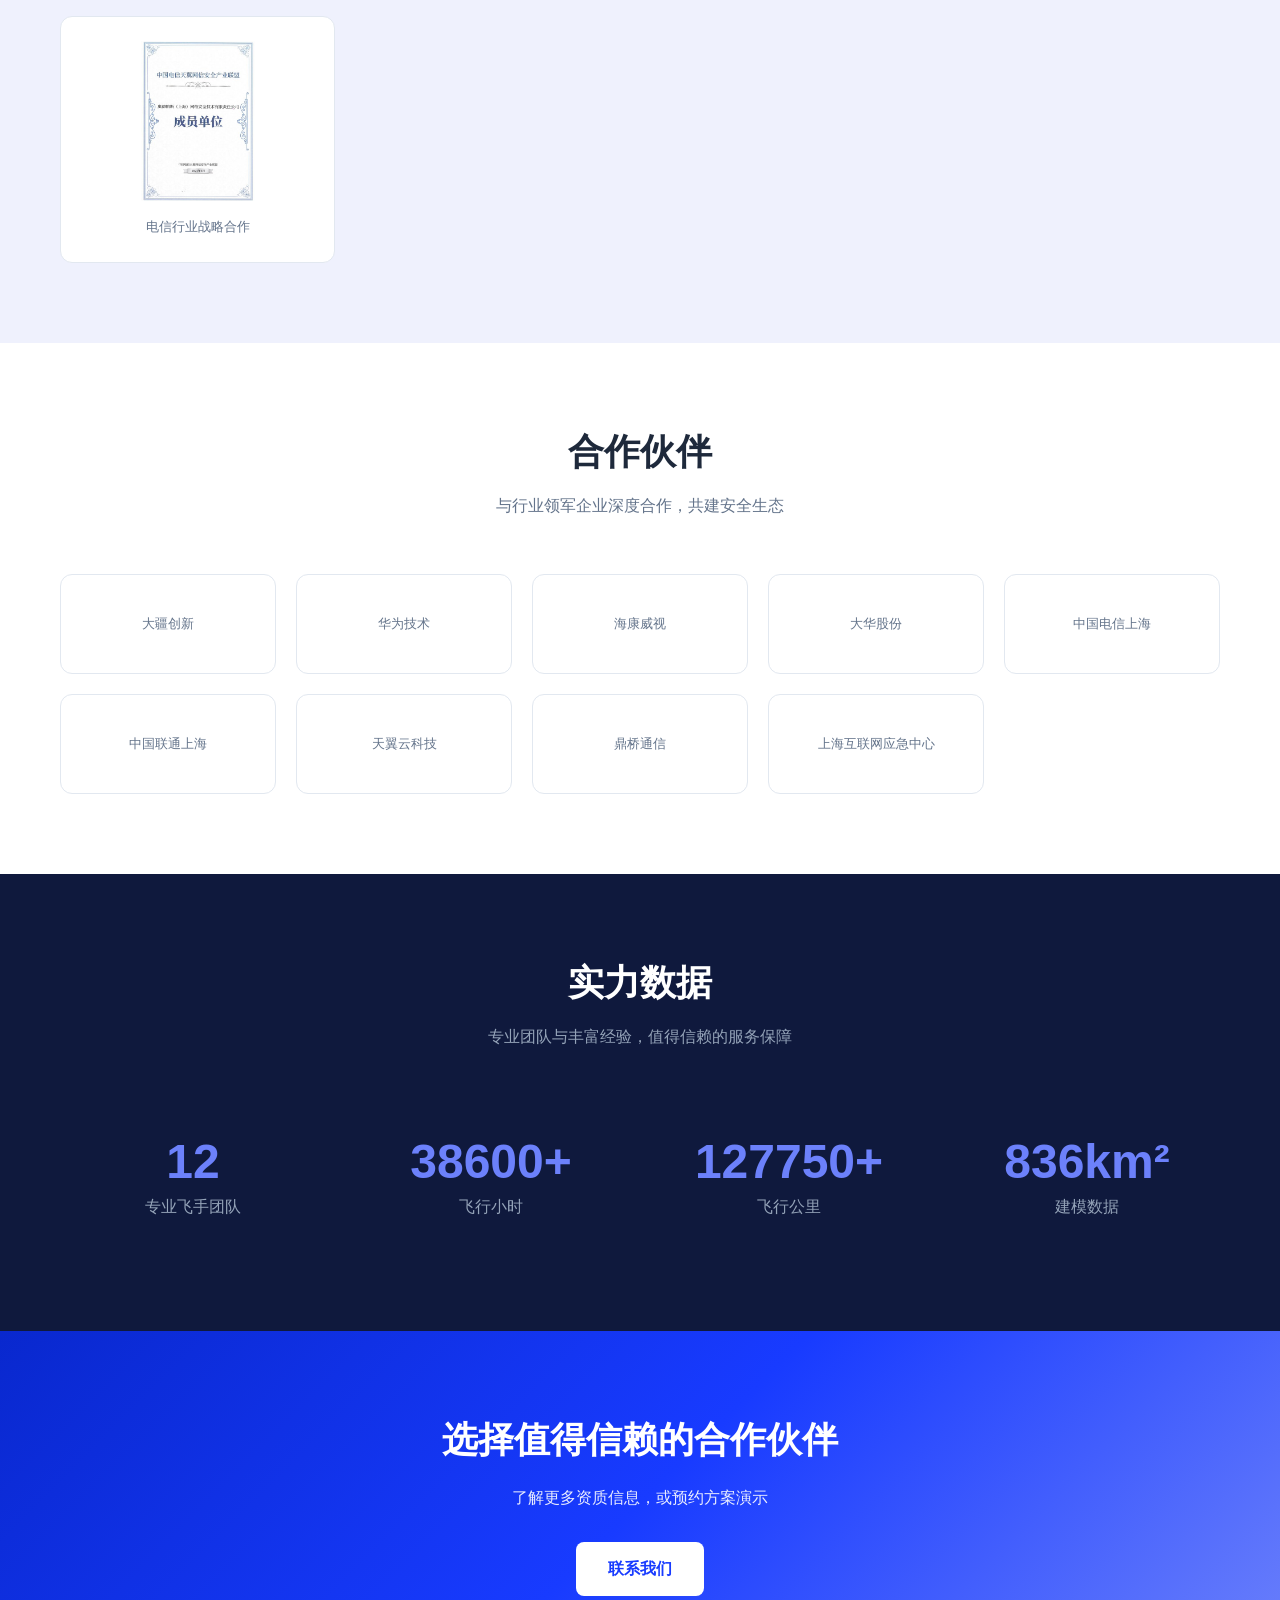
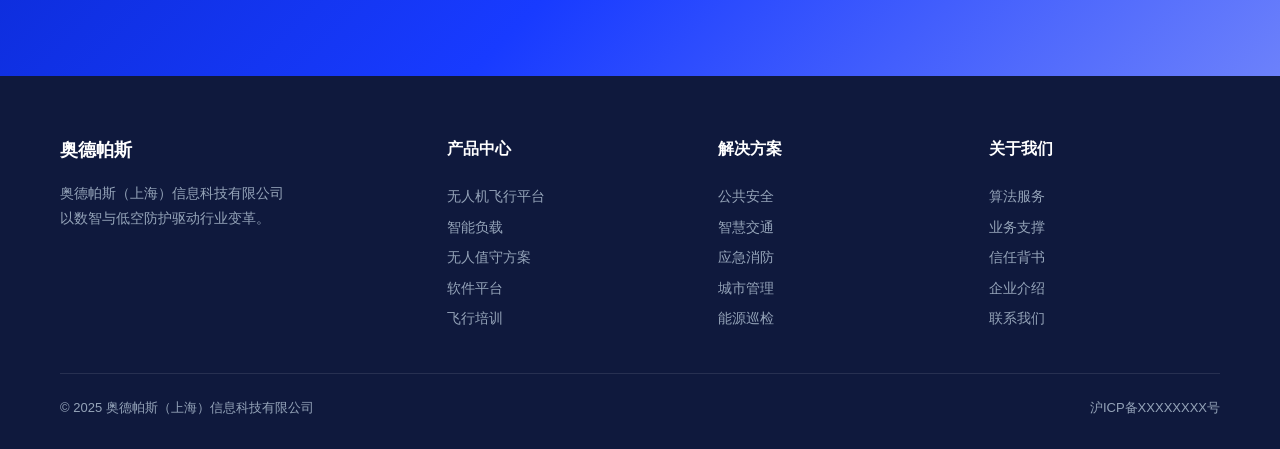
<file: odps-website/pages/trust.html>
<!DOCTYPE html>
<html lang="zh-CN">
<head>
  <meta charset="UTF-8">
  <meta name="viewport" content="width=device-width, initial-scale=1.0">
  <title>信任背书 - 奥德帕斯（上海）信息科技有限公司</title>
  <link rel="stylesheet" href="../css/style.css">
</head>
<body>

<!-- Header -->
<header class="header">
  <div class="container">
    <a href="../index.html" class="logo"><span>奥德帕斯</span></a>
    <div class="menu-toggle"><span></span><span></span><span></span></div>
    <nav class="nav">
      <a href="../index.html" class="nav-item">首页</a>
      <div class="nav-item">产品中心 <span class="arrow">▼</span>
        <div class="dropdown">
          <a href="products/drones.html">无人机飞行平台</a>
          <a href="products/payloads.html">智能负载</a>
          <a href="products/dock.html">无人值守方案</a>
          <a href="products/software.html">软件平台</a>
          <a href="products/training.html">飞行培训</a>
        </div>
      </div>
      <div class="nav-item">解决方案 <span class="arrow">▼</span>
        <div class="dropdown">
          <a href="solutions/public-safety.html">公共安全</a>
          <a href="solutions/traffic.html">智慧交通</a>
          <a href="solutions/emergency.html">应急消防</a>
          <a href="solutions/city.html">城市管理</a>
          <a href="solutions/energy.html">能源巡检</a>
          <a href="solutions/surveying.html">测绘建模</a>
          <a href="solutions/water.html">水利林业</a>
          <a href="solutions/agriculture.html">智慧农业</a>
        </div>
      </div>
      <a href="algorithm.html" class="nav-item">算法服务</a>
      <a href="support.html" class="nav-item">业务支撑</a>
      <a href="trust.html" class="nav-item active">信任背书</a>
      <a href="about.html" class="nav-item">关于我们</a>
      <a href="contact.html" class="nav-item">联系我们</a>
    </nav>
  </div>
</header>

<!-- Banner -->
<section class="page-banner">
  <div class="container">
    <h1>信任背书</h1>
    <p>权威认证、行业认可、合作信赖，构建全方位信任体系</p>
  </div>
</section>

<!-- Trust Highlights -->
<section class="section">
  <div class="container">
    <div class="section-title fade-in">
      <h2>核心信任支撑</h2>
      <p>以专业资质与行业背书，构筑安全可靠的合作基础</p>
    </div>
    <div class="trust-highlight">
      <div class="trust-card fade-in">
        <div class="trust-card-icon">
          <svg width="32" height="32" viewBox="0 0 24 24" fill="none" stroke="currentColor" stroke-width="2" stroke-linecap="round" stroke-linejoin="round"><path d="M22 11.08V12a10 10 0 1 1-5.93-9.14"/><polyline points="22 4 12 14.01 9 11.01"/></svg>
        </div>
        <h4>大疆行业经销商授权</h4>
        <p>大疆创新官方授权行业经销商，为政务、金融、医疗、教育等领域提供专业无人机解决方案。</p>
      </div>
      <div class="trust-card fade-in">
        <div class="trust-card-icon">
          <svg width="32" height="32" viewBox="0 0 24 24" fill="none" stroke="currentColor" stroke-width="2" stroke-linecap="round" stroke-linejoin="round"><circle cx="12" cy="12" r="10"/><line x1="2" y1="12" x2="22" y2="12"/><path d="M12 2a15.3 15.3 0 0 1 4 10 15.3 15.3 0 0 1-4 10 15.3 15.3 0 0 1-4-10 15.3 15.3 0 0 1 4-10z"/></svg>
        </div>
        <h4>双体系国际认证</h4>
        <p>通过ISO9001质量管理体系与ISO27001信息安全管理体系双认证，保障服务质量与数据安全。</p>
      </div>
    </div>
  </div>
</section>

<!-- Certifications -->
<section class="section section-light">
  <div class="container">
    <div class="section-title fade-in">
      <h2>资质认证</h2>
      <p>多项行业权威认证，全面保障专业实力</p>
    </div>
    <div class="cert-grid fade-in">
      <div class="cert-item">
        <div class="cert-img" style="background-image:url('../images/certs/iso9001.jpg')"></div>
        <span>ISO9001质量管理体系</span>
      </div>
      <div class="cert-item">
        <div class="cert-img" style="background-image:url('../images/certs/iso27001.jpg')"></div>
        <span>ISO27001信息安全管理</span>
      </div>
      <div class="cert-item">
        <div class="cert-img" style="background-image:url('../images/certs/aviation-license.jpg')"></div>
        <span>通用航空企业经营许可证</span>
      </div>
      <div class="cert-item">
        <div class="cert-img" style="background-image:url('../images/certs/caac-cert.jpg')"></div>
        <span>民用无人机运营合格证</span>
      </div>
      <div class="cert-item">
        <div class="cert-img" style="background-image:url('../images/certs/dji-dealer.jpg')"></div>
        <span>大疆行业经销商授权</span>
      </div>
      <div class="cert-item">
        <div class="cert-img" style="background-image:url('../images/certs/shcert.jpg')"></div>
        <span>网络安全应急服务支撑</span>
      </div>
      <div class="cert-item">
        <div class="cert-img" style="background-image:url('../images/certs/uav-association.jpg')"></div>
        <span>上海无人机安全管理协会</span>
      </div>
      <div class="cert-item">
        <div class="cert-img" style="background-image:url('../images/certs/dji-engineer.jpg')"></div>
        <span>大疆售后工程师认证</span>
      </div>
      <div class="cert-item">
        <div class="cert-img" style="background-image:url('../images/certs/telecom-alliance.jpg')"></div>
        <span>电信行业战略合作</span>
      </div>
    </div>
  </div>
</section>

<!-- Partners -->
<section class="section">
  <div class="container">
    <div class="section-title fade-in">
      <h2>合作伙伴</h2>
      <p>与行业领军企业深度合作，共建安全生态</p>
    </div>
    <div class="partner-grid fade-in">
      <div class="partner-item">大疆创新</div>
      <div class="partner-item">华为技术</div>
      <div class="partner-item">海康威视</div>
      <div class="partner-item">大华股份</div>
      <div class="partner-item">中国电信上海</div>
      <div class="partner-item">中国联通上海</div>
      <div class="partner-item">天翼云科技</div>
      <div class="partner-item">鼎桥通信</div>
      <div class="partner-item">上海互联网应急中心</div>
    </div>
  </div>
</section>

<!-- Service Data -->
<section class="section section-dark">
  <div class="container">
    <div class="section-title fade-in">
      <h2>实力数据</h2>
      <p>专业团队与丰富经验，值得信赖的服务保障</p>
    </div>
    <div class="stats fade-in">
      <div class="stat-item">
        <div class="stat-num">12</div>
        <div class="stat-unit">专业飞手团队</div>
      </div>
      <div class="stat-item">
        <div class="stat-num">38600+</div>
        <div class="stat-unit">飞行小时</div>
      </div>
      <div class="stat-item">
        <div class="stat-num">127750+</div>
        <div class="stat-unit">飞行公里</div>
      </div>
      <div class="stat-item">
        <div class="stat-num">836km&sup2;</div>
        <div class="stat-unit">建模数据</div>
      </div>
    </div>
  </div>
</section>

<!-- CTA -->
<section class="cta">
  <div class="container">
    <h2>选择值得信赖的合作伙伴</h2>
    <p>了解更多资质信息，或预约方案演示</p>
    <a href="contact.html" class="btn btn-primary">联系我们</a>
  </div>
</section>

<!-- Footer -->
<footer class="footer">
  <div class="container">
    <div class="footer-grid">
      <div class="footer-brand">
        <div class="logo" style="color:#fff;font-size:18px;">奥德帕斯</div>
        <p>奥德帕斯（上海）信息科技有限公司<br>以数智与低空防护驱动行业变革。</p>
      </div>
      <div class="footer-col">
        <h4>产品中心</h4>
        <a href="products/drones.html">无人机飞行平台</a>
        <a href="products/payloads.html">智能负载</a>
        <a href="products/dock.html">无人值守方案</a>
        <a href="products/software.html">软件平台</a>
        <a href="products/training.html">飞行培训</a>
      </div>
      <div class="footer-col">
        <h4>解决方案</h4>
        <a href="solutions/public-safety.html">公共安全</a>
        <a href="solutions/traffic.html">智慧交通</a>
        <a href="solutions/emergency.html">应急消防</a>
        <a href="solutions/city.html">城市管理</a>
        <a href="solutions/energy.html">能源巡检</a>
      </div>
      <div class="footer-col">
        <h4>关于我们</h4>
        <a href="algorithm.html">算法服务</a>
        <a href="support.html">业务支撑</a>
        <a href="trust.html">信任背书</a>
        <a href="about.html">企业介绍</a>
        <a href="contact.html">联系我们</a>
      </div>
    </div>
    <div class="footer-bottom">
      <span>&copy; 2025 奥德帕斯（上海）信息科技有限公司</span>
      <span>沪ICP备XXXXXXXX号</span>
    </div>
  </div>
</footer>

<script src="../js/main.js"></script>
</body>
</html>
</file>
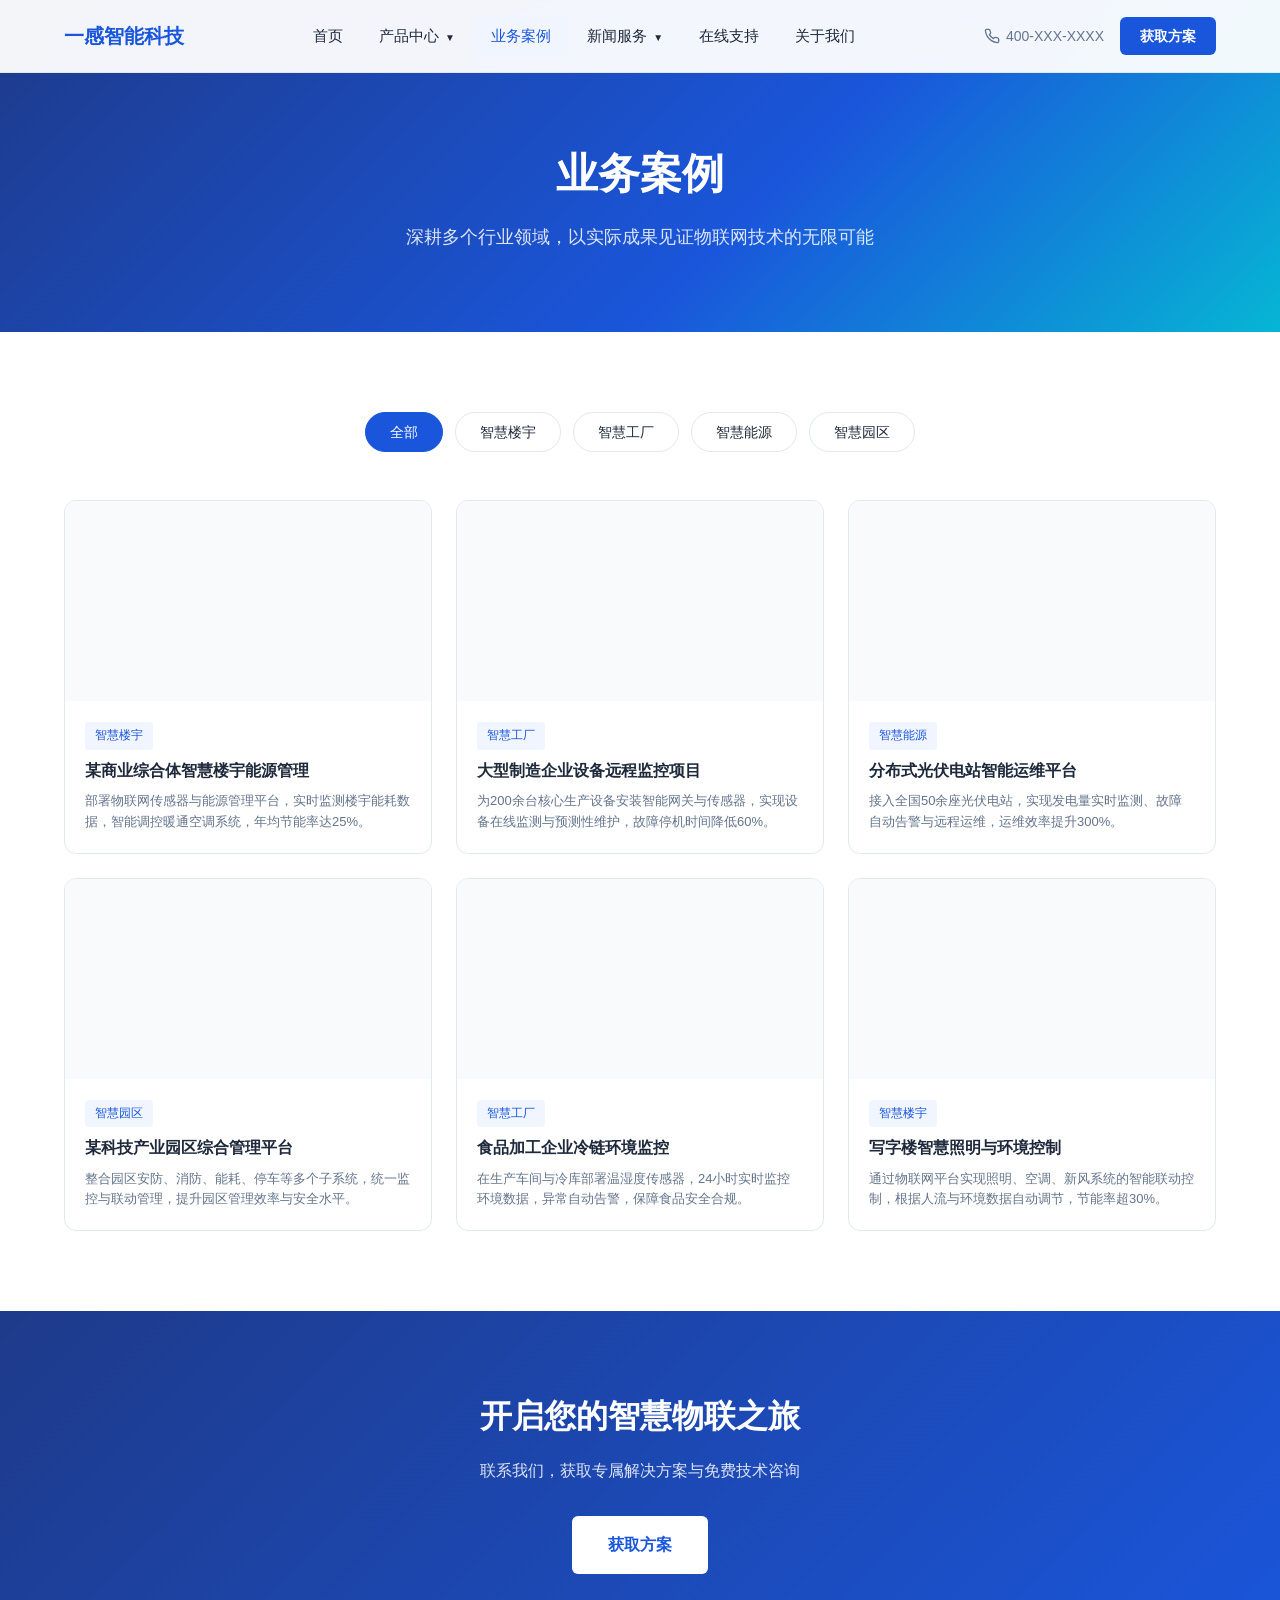
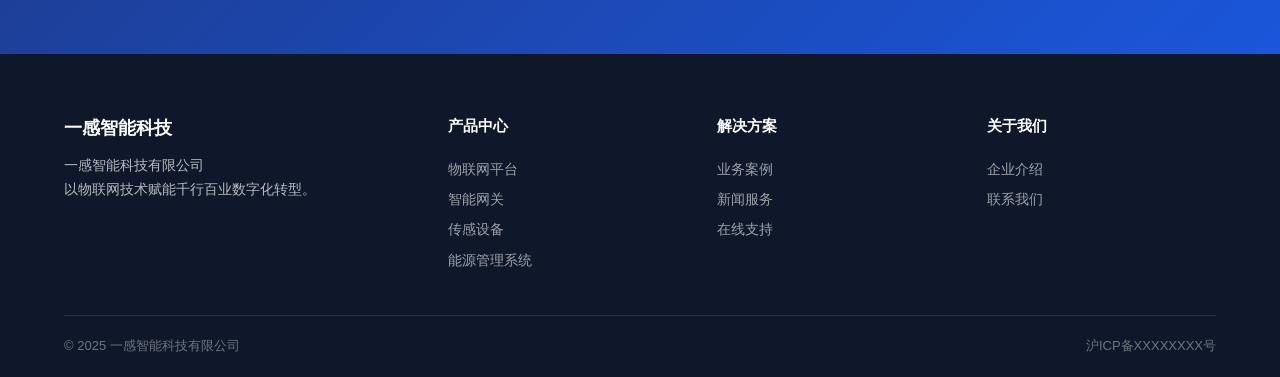
<file: yigan-website/pages/cases.html>
<!DOCTYPE html>
<html lang="zh-CN">
<head>
  <meta charset="UTF-8">
  <meta name="viewport" content="width=device-width, initial-scale=1.0">
  <title>业务案例 - 一感智能科技</title>
  <link rel="stylesheet" href="../css/style.css">
  <style>
    .case-filter { display: flex; justify-content: center; gap: 12px; margin-bottom: 48px; flex-wrap: wrap; }
    .case-filter .filter-btn {
      padding: 8px 24px; font-size: 14px; font-weight: 500;
      border-radius: 20px; border: 1px solid var(--border);
      background: #fff; color: var(--text); cursor: pointer;
      transition: all var(--transition);
    }
    .case-filter .filter-btn:hover,
    .case-filter .filter-btn.active {
      background: var(--primary); color: #fff; border-color: var(--primary);
    }
  </style>
</head>
<body>

<!-- Header -->
<header class="header">
  <div class="container">
    <a href="../index.html" class="logo"><span>一感智能科技</span></a>
    <div class="menu-toggle"><span></span><span></span><span></span></div>
    <nav class="nav">
      <a href="../index.html" class="nav-item">首页</a>
      <div class="nav-item">产品中心 <span class="arrow">▼</span>
        <div class="dropdown">
          <a href="products/iot-platform.html">物联网平台</a>
          <a href="products/smart-gateway.html">智能网关</a>
          <a href="products/sensor.html">传感设备</a>
          <a href="products/energy.html">能源管理系统</a>
        </div>
      </div>
      <a href="cases.html" class="nav-item active">业务案例</a>
      <div class="nav-item">新闻服务 <span class="arrow">▼</span>
        <div class="dropdown">
          <a href="news.html">公司新闻</a>
          <a href="industry.html">行业动态</a>
        </div>
      </div>
      <a href="support.html" class="nav-item">在线支持</a>
      <a href="about.html" class="nav-item">关于我们</a>
    </nav>
    <div class="header-right">
      <div class="header-phone">
        <svg width="16" height="16" viewBox="0 0 24 24" fill="none" stroke="currentColor" stroke-width="2" stroke-linecap="round" stroke-linejoin="round"><path d="M22 16.92v3a2 2 0 0 1-2.18 2 19.79 19.79 0 0 1-8.63-3.07 19.5 19.5 0 0 1-6-6 19.79 19.79 0 0 1-3.07-8.67A2 2 0 0 1 4.11 2h3a2 2 0 0 1 2 1.72c.127.96.361 1.903.7 2.81a2 2 0 0 1-.45 2.11L8.09 9.91a16 16 0 0 0 6 6l1.27-1.27a2 2 0 0 1 2.11-.45c.907.339 1.85.573 2.81.7A2 2 0 0 1 22 16.92z"/></svg>
        <span>400-XXX-XXXX</span>
      </div>
      <a href="contact.html" class="btn btn-primary btn-sm">获取方案</a>
    </div>
  </div>
</header>

<!-- Page Banner -->
<section class="page-banner">
  <div class="container">
    <h1>业务案例</h1>
    <p>深耕多个行业领域，以实际成果见证物联网技术的无限可能</p>
  </div>
</section>

<!-- Case Filter & Grid -->
<section class="section">
  <div class="container">
    <div class="case-filter fade-in">
      <button class="filter-btn active">全部</button>
      <button class="filter-btn">智慧楼宇</button>
      <button class="filter-btn">智慧工厂</button>
      <button class="filter-btn">智慧能源</button>
      <button class="filter-btn">智慧园区</button>
    </div>
    <div class="case-grid fade-in">
      <!-- Case 1 -->
      <div class="case-card">
        <div class="case-img" style="background-image:url('https://images.unsplash.com/photo-1558618666-fcd25c85f82e?w=600&h=400&fit=crop')"></div>
        <div class="case-body">
          <span class="case-tag">智慧楼宇</span>
          <h4>某商业综合体智慧楼宇能源管理</h4>
          <p>部署物联网传感器与能源管理平台，实时监测楼宇能耗数据，智能调控暖通空调系统，年均节能率达25%。</p>
        </div>
      </div>
      <!-- Case 2 -->
      <div class="case-card">
        <div class="case-img" style="background-image:url('https://images.unsplash.com/photo-1581094794329-c8112c4e5190?w=600&h=400&fit=crop')"></div>
        <div class="case-body">
          <span class="case-tag">智慧工厂</span>
          <h4>大型制造企业设备远程监控项目</h4>
          <p>为200余台核心生产设备安装智能网关与传感器，实现设备在线监测与预测性维护，故障停机时间降低60%。</p>
        </div>
      </div>
      <!-- Case 3 -->
      <div class="case-card">
        <div class="case-img" style="background-image:url('https://images.unsplash.com/photo-1473341304170-971dccb5ac1e?w=600&h=400&fit=crop')"></div>
        <div class="case-body">
          <span class="case-tag">智慧能源</span>
          <h4>分布式光伏电站智能运维平台</h4>
          <p>接入全国50余座光伏电站，实现发电量实时监测、故障自动告警与远程运维，运维效率提升300%。</p>
        </div>
      </div>
      <!-- Case 4 -->
      <div class="case-card">
        <div class="case-img" style="background-image:url('https://images.unsplash.com/photo-1486406146926-c627a92ad1ab?w=600&h=400&fit=crop')"></div>
        <div class="case-body">
          <span class="case-tag">智慧园区</span>
          <h4>某科技产业园区综合管理平台</h4>
          <p>整合园区安防、消防、能耗、停车等多个子系统，统一监控与联动管理，提升园区管理效率与安全水平。</p>
        </div>
      </div>
      <!-- Case 5 -->
      <div class="case-card">
        <div class="case-img" style="background-image:url('https://images.unsplash.com/photo-1565008447742-97f6f38c985c?w=600&h=400&fit=crop')"></div>
        <div class="case-body">
          <span class="case-tag">智慧工厂</span>
          <h4>食品加工企业冷链环境监控</h4>
          <p>在生产车间与冷库部署温湿度传感器，24小时实时监控环境数据，异常自动告警，保障食品安全合规。</p>
        </div>
      </div>
      <!-- Case 6 -->
      <div class="case-card">
        <div class="case-img" style="background-image:url('https://images.unsplash.com/photo-1497366216548-37526070297c?w=600&h=400&fit=crop')"></div>
        <div class="case-body">
          <span class="case-tag">智慧楼宇</span>
          <h4>写字楼智慧照明与环境控制</h4>
          <p>通过物联网平台实现照明、空调、新风系统的智能联动控制，根据人流与环境数据自动调节，节能率超30%。</p>
        </div>
      </div>
    </div>
  </div>
</section>

<!-- CTA -->
<section class="cta">
  <div class="container">
    <h2>开启您的智慧物联之旅</h2>
    <p>联系我们，获取专属解决方案与免费技术咨询</p>
    <a href="contact.html" class="btn btn-white btn-lg">获取方案</a>
  </div>
</section>

<!-- Footer -->
<footer class="footer">
  <div class="container">
    <div class="footer-grid">
      <div class="footer-brand">
        <div class="logo" style="color:#fff;font-size:18px;">一感智能科技</div>
        <p>一感智能科技有限公司<br>以物联网技术赋能千行百业数字化转型。</p>
      </div>
      <div class="footer-col">
        <h4>产品中心</h4>
        <a href="products/iot-platform.html">物联网平台</a>
        <a href="products/smart-gateway.html">智能网关</a>
        <a href="products/sensor.html">传感设备</a>
        <a href="products/energy.html">能源管理系统</a>
      </div>
      <div class="footer-col">
        <h4>解决方案</h4>
        <a href="cases.html">业务案例</a>
        <a href="news.html">新闻服务</a>
        <a href="support.html">在线支持</a>
      </div>
      <div class="footer-col">
        <h4>关于我们</h4>
        <a href="about.html">企业介绍</a>
        <a href="contact.html">联系我们</a>
      </div>
    </div>
    <div class="footer-bottom">
      <span>&copy; 2025 一感智能科技有限公司</span>
      <span>沪ICP备XXXXXXXX号</span>
    </div>
  </div>
</footer>

<script src="../js/main.js"></script>
</body>
</html>
</file>
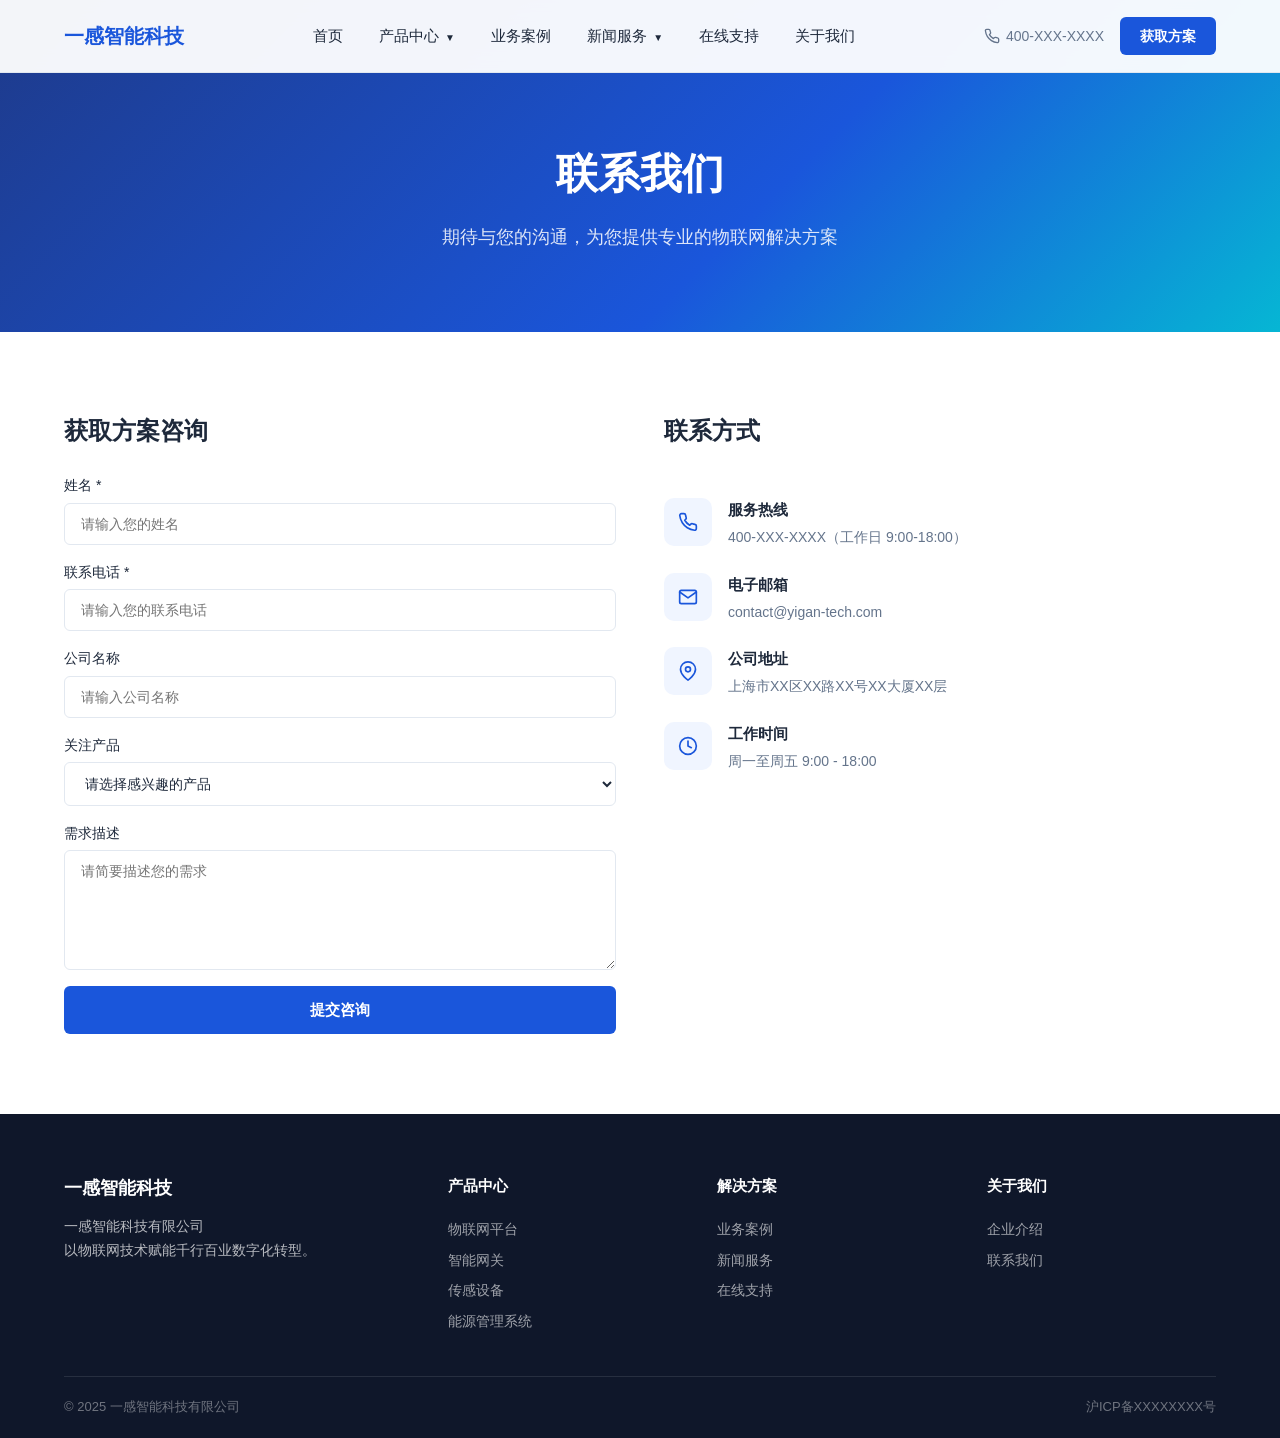
<file: yigan-website/pages/contact.html>
<!DOCTYPE html>
<html lang="zh-CN">
<head>
  <meta charset="UTF-8">
  <meta name="viewport" content="width=device-width, initial-scale=1.0">
  <title>联系我们 - 一感智能科技</title>
  <link rel="stylesheet" href="../css/style.css">
</head>
<body>

<!-- Header -->
<header class="header">
  <div class="container">
    <a href="../index.html" class="logo"><span>一感智能科技</span></a>
    <div class="menu-toggle"><span></span><span></span><span></span></div>
    <nav class="nav">
      <a href="../index.html" class="nav-item">首页</a>
      <div class="nav-item">产品中心 <span class="arrow">▼</span>
        <div class="dropdown">
          <a href="products/iot-platform.html">物联网平台</a>
          <a href="products/smart-gateway.html">智能网关</a>
          <a href="products/sensor.html">传感设备</a>
          <a href="products/energy.html">能源管理系统</a>
        </div>
      </div>
      <a href="cases.html" class="nav-item">业务案例</a>
      <div class="nav-item">新闻服务 <span class="arrow">▼</span>
        <div class="dropdown">
          <a href="news.html">公司新闻</a>
          <a href="industry.html">行业动态</a>
        </div>
      </div>
      <a href="support.html" class="nav-item">在线支持</a>
      <a href="about.html" class="nav-item">关于我们</a>
    </nav>
    <div class="header-right">
      <div class="header-phone">
        <svg width="16" height="16" viewBox="0 0 24 24" fill="none" stroke="currentColor" stroke-width="2" stroke-linecap="round" stroke-linejoin="round"><path d="M22 16.92v3a2 2 0 0 1-2.18 2 19.79 19.79 0 0 1-8.63-3.07 19.5 19.5 0 0 1-6-6 19.79 19.79 0 0 1-3.07-8.67A2 2 0 0 1 4.11 2h3a2 2 0 0 1 2 1.72c.127.96.361 1.903.7 2.81a2 2 0 0 1-.45 2.11L8.09 9.91a16 16 0 0 0 6 6l1.27-1.27a2 2 0 0 1 2.11-.45c.907.339 1.85.573 2.81.7A2 2 0 0 1 22 16.92z"/></svg>
        <span>400-XXX-XXXX</span>
      </div>
      <a href="contact.html" class="btn btn-primary btn-sm">获取方案</a>
    </div>
  </div>
</header>

<!-- Banner -->
<section class="page-banner">
  <div class="container">
    <h1>联系我们</h1>
    <p>期待与您的沟通，为您提供专业的物联网解决方案</p>
  </div>
</section>

<!-- Contact Form + Info -->
<section class="section">
  <div class="container">
    <div class="contact-grid fade-in">
      <div>
        <h3 style="font-size:24px;margin-bottom:24px;">获取方案咨询</h3>
        <form class="contact-form" onsubmit="return false;">
          <div class="form-group">
            <label>姓名 *</label>
            <input type="text" placeholder="请输入您的姓名" required>
          </div>
          <div class="form-group">
            <label>联系电话 *</label>
            <input type="tel" placeholder="请输入您的联系电话" required>
          </div>
          <div class="form-group">
            <label>公司名称</label>
            <input type="text" placeholder="请输入公司名称">
          </div>
          <div class="form-group">
            <label>关注产品</label>
            <select>
              <option value="">请选择感兴趣的产品</option>
              <option>物联网平台</option>
              <option>智能网关</option>
              <option>传感设备</option>
              <option>能源管理系统</option>
              <option>整体解决方案</option>
            </select>
          </div>
          <div class="form-group">
            <label>需求描述</label>
            <textarea placeholder="请简要描述您的需求"></textarea>
          </div>
          <button type="submit" class="btn btn-primary" style="width:100%;">提交咨询</button>
        </form>
      </div>
      <div class="contact-info">
        <h3 style="font-size:24px;margin-bottom:24px;">联系方式</h3>
        <div class="contact-info-item">
          <div class="ci-icon">
            <svg width="20" height="20" viewBox="0 0 24 24" fill="none" stroke="currentColor" stroke-width="2" stroke-linecap="round" stroke-linejoin="round"><path d="M22 16.92v3a2 2 0 0 1-2.18 2 19.79 19.79 0 0 1-8.63-3.07 19.5 19.5 0 0 1-6-6 19.79 19.79 0 0 1-3.07-8.67A2 2 0 0 1 4.11 2h3a2 2 0 0 1 2 1.72c.127.96.361 1.903.7 2.81a2 2 0 0 1-.45 2.11L8.09 9.91a16 16 0 0 0 6 6l1.27-1.27a2 2 0 0 1 2.11-.45c.907.339 1.85.573 2.81.7A2 2 0 0 1 22 16.92z"/></svg>
          </div>
          <div>
            <h4>服务热线</h4>
            <p>400-XXX-XXXX（工作日 9:00-18:00）</p>
          </div>
        </div>
        <div class="contact-info-item">
          <div class="ci-icon">
            <svg width="20" height="20" viewBox="0 0 24 24" fill="none" stroke="currentColor" stroke-width="2" stroke-linecap="round" stroke-linejoin="round"><path d="M4 4h16c1.1 0 2 .9 2 2v12c0 1.1-.9 2-2 2H4c-1.1 0-2-.9-2-2V6c0-1.1.9-2 2-2z"/><polyline points="22,6 12,13 2,6"/></svg>
          </div>
          <div>
            <h4>电子邮箱</h4>
            <p>contact@yigan-tech.com</p>
          </div>
        </div>
        <div class="contact-info-item">
          <div class="ci-icon">
            <svg width="20" height="20" viewBox="0 0 24 24" fill="none" stroke="currentColor" stroke-width="2" stroke-linecap="round" stroke-linejoin="round"><path d="M21 10c0 7-9 13-9 13s-9-6-9-13a9 9 0 0 1 18 0z"/><circle cx="12" cy="10" r="3"/></svg>
          </div>
          <div>
            <h4>公司地址</h4>
            <p>上海市XX区XX路XX号XX大厦XX层</p>
          </div>
        </div>
        <div class="contact-info-item">
          <div class="ci-icon">
            <svg width="20" height="20" viewBox="0 0 24 24" fill="none" stroke="currentColor" stroke-width="2" stroke-linecap="round" stroke-linejoin="round"><circle cx="12" cy="12" r="10"/><polyline points="12 6 12 12 16 14"/></svg>
          </div>
          <div>
            <h4>工作时间</h4>
            <p>周一至周五 9:00 - 18:00</p>
          </div>
        </div>
      </div>
    </div>
  </div>
</section>

<!-- Footer -->
<footer class="footer">
  <div class="container">
    <div class="footer-grid">
      <div class="footer-brand">
        <div class="logo" style="color:#fff;font-size:18px;">一感智能科技</div>
        <p>一感智能科技有限公司<br>以物联网技术赋能千行百业数字化转型。</p>
      </div>
      <div class="footer-col">
        <h4>产品中心</h4>
        <a href="products/iot-platform.html">物联网平台</a>
        <a href="products/smart-gateway.html">智能网关</a>
        <a href="products/sensor.html">传感设备</a>
        <a href="products/energy.html">能源管理系统</a>
      </div>
      <div class="footer-col">
        <h4>解决方案</h4>
        <a href="cases.html">业务案例</a>
        <a href="news.html">新闻服务</a>
        <a href="support.html">在线支持</a>
      </div>
      <div class="footer-col">
        <h4>关于我们</h4>
        <a href="about.html">企业介绍</a>
        <a href="contact.html">联系我们</a>
      </div>
    </div>
    <div class="footer-bottom">
      <span>&copy; 2025 一感智能科技有限公司</span>
      <span>沪ICP备XXXXXXXX号</span>
    </div>
  </div>
</footer>

<script src="../js/main.js"></script>
</body>
</html>
</file>
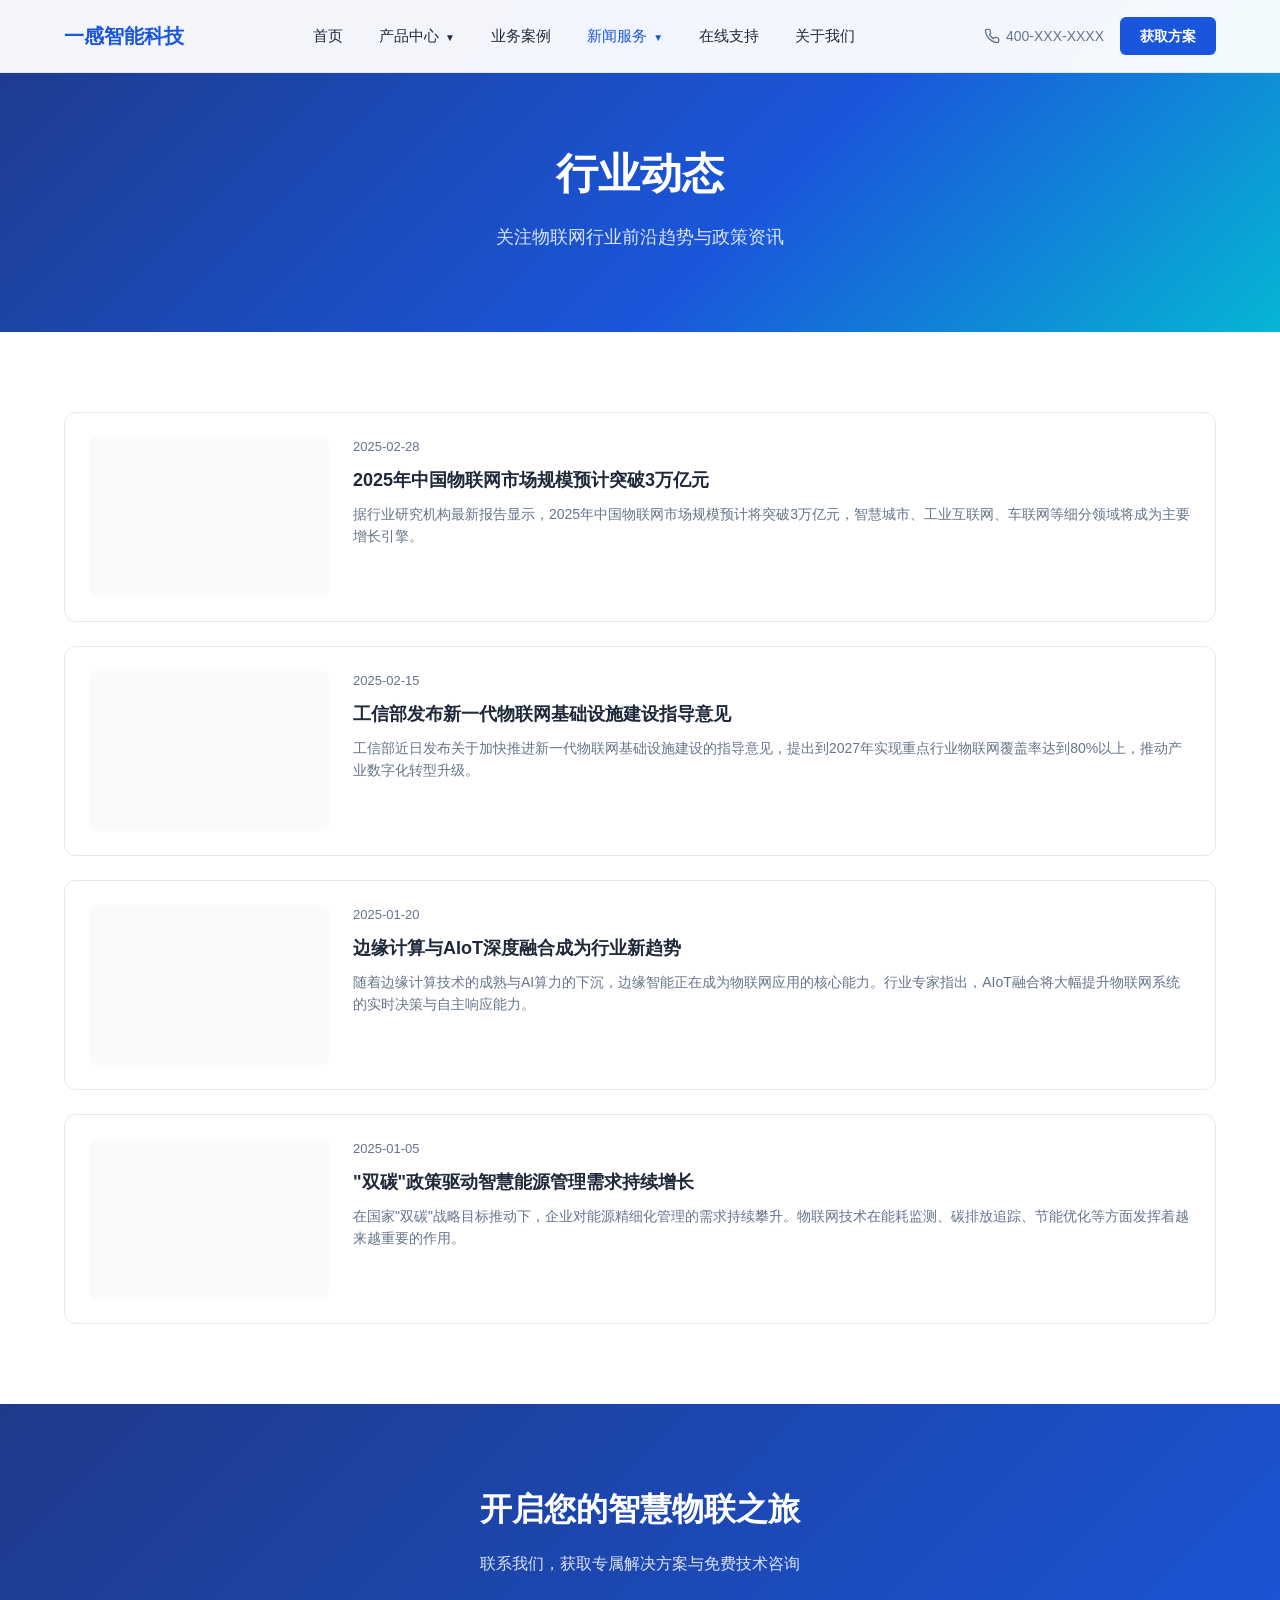
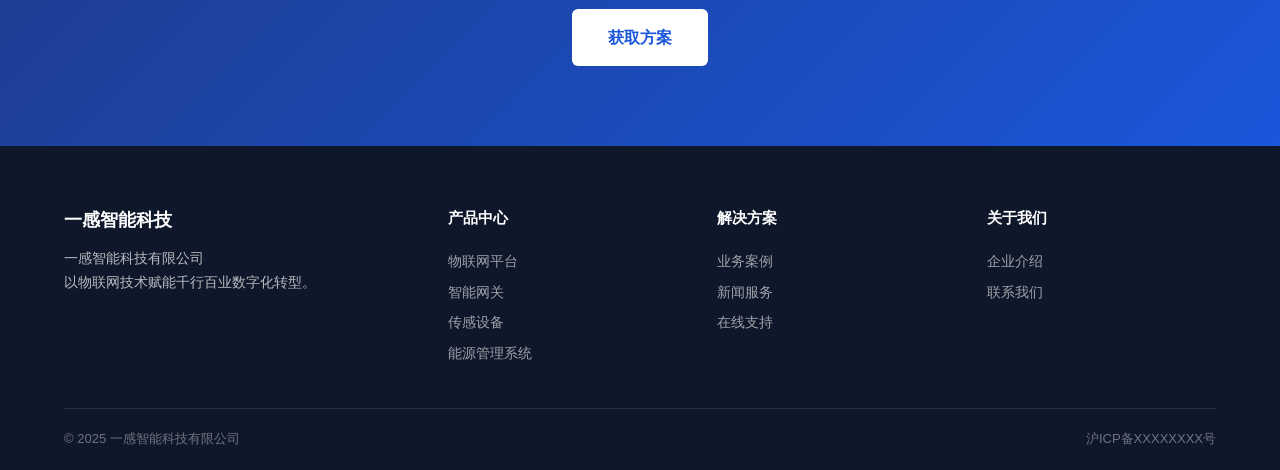
<file: yigan-website/pages/industry.html>
<!DOCTYPE html>
<html lang="zh-CN">
<head>
  <meta charset="UTF-8">
  <meta name="viewport" content="width=device-width, initial-scale=1.0">
  <title>行业动态 - 一感智能科技</title>
  <link rel="stylesheet" href="../css/style.css">
</head>
<body>

<!-- Header -->
<header class="header">
  <div class="container">
    <a href="../index.html" class="logo"><span>一感智能科技</span></a>
    <div class="menu-toggle"><span></span><span></span><span></span></div>
    <nav class="nav">
      <a href="../index.html" class="nav-item">首页</a>
      <div class="nav-item">产品中心 <span class="arrow">▼</span>
        <div class="dropdown">
          <a href="products/iot-platform.html">物联网平台</a>
          <a href="products/smart-gateway.html">智能网关</a>
          <a href="products/sensor.html">传感设备</a>
          <a href="products/energy.html">能源管理系统</a>
        </div>
      </div>
      <a href="cases.html" class="nav-item">业务案例</a>
      <div class="nav-item active">新闻服务 <span class="arrow">▼</span>
        <div class="dropdown">
          <a href="news.html">公司新闻</a>
          <a href="industry.html">行业动态</a>
        </div>
      </div>
      <a href="support.html" class="nav-item">在线支持</a>
      <a href="about.html" class="nav-item">关于我们</a>
    </nav>
    <div class="header-right">
      <div class="header-phone">
        <svg width="16" height="16" viewBox="0 0 24 24" fill="none" stroke="currentColor" stroke-width="2" stroke-linecap="round" stroke-linejoin="round"><path d="M22 16.92v3a2 2 0 0 1-2.18 2 19.79 19.79 0 0 1-8.63-3.07 19.5 19.5 0 0 1-6-6 19.79 19.79 0 0 1-3.07-8.67A2 2 0 0 1 4.11 2h3a2 2 0 0 1 2 1.72c.127.96.361 1.903.7 2.81a2 2 0 0 1-.45 2.11L8.09 9.91a16 16 0 0 0 6 6l1.27-1.27a2 2 0 0 1 2.11-.45c.907.339 1.85.573 2.81.7A2 2 0 0 1 22 16.92z"/></svg>
        <span>400-XXX-XXXX</span>
      </div>
      <a href="contact.html" class="btn btn-primary btn-sm">获取方案</a>
    </div>
  </div>
</header>

<!-- Banner -->
<section class="page-banner">
  <div class="container">
    <h1>行业动态</h1>
    <p>关注物联网行业前沿趋势与政策资讯</p>
  </div>
</section>

<!-- News List -->
<section class="section">
  <div class="container">
    <div class="news-list fade-in">
      <div class="news-item">
        <div class="news-img" style="background-image:url('https://images.unsplash.com/photo-1451187580459-43490279c0fa?w=400&h=260&fit=crop')"></div>
        <div class="news-body">
          <div class="news-date">2025-02-28</div>
          <h4>2025年中国物联网市场规模预计突破3万亿元</h4>
          <p>据行业研究机构最新报告显示，2025年中国物联网市场规模预计将突破3万亿元，智慧城市、工业互联网、车联网等细分领域将成为主要增长引擎。</p>
        </div>
      </div>
      <div class="news-item">
        <div class="news-img" style="background-image:url('https://images.unsplash.com/photo-1488590528505-98d2b5aba04b?w=400&h=260&fit=crop')"></div>
        <div class="news-body">
          <div class="news-date">2025-02-15</div>
          <h4>工信部发布新一代物联网基础设施建设指导意见</h4>
          <p>工信部近日发布关于加快推进新一代物联网基础设施建设的指导意见，提出到2027年实现重点行业物联网覆盖率达到80%以上，推动产业数字化转型升级。</p>
        </div>
      </div>
      <div class="news-item">
        <div class="news-img" style="background-image:url('https://images.unsplash.com/photo-1558346490-a72e53ae2d4f?w=400&h=260&fit=crop')"></div>
        <div class="news-body">
          <div class="news-date">2025-01-20</div>
          <h4>边缘计算与AIoT深度融合成为行业新趋势</h4>
          <p>随着边缘计算技术的成熟与AI算力的下沉，边缘智能正在成为物联网应用的核心能力。行业专家指出，AIoT融合将大幅提升物联网系统的实时决策与自主响应能力。</p>
        </div>
      </div>
      <div class="news-item">
        <div class="news-img" style="background-image:url('https://images.unsplash.com/photo-1473341304170-971dccb5ac1e?w=400&h=260&fit=crop')"></div>
        <div class="news-body">
          <div class="news-date">2025-01-05</div>
          <h4>"双碳"政策驱动智慧能源管理需求持续增长</h4>
          <p>在国家"双碳"战略目标推动下，企业对能源精细化管理的需求持续攀升。物联网技术在能耗监测、碳排放追踪、节能优化等方面发挥着越来越重要的作用。</p>
        </div>
      </div>
    </div>
  </div>
</section>

<!-- CTA -->
<section class="cta">
  <div class="container">
    <h2>开启您的智慧物联之旅</h2>
    <p>联系我们，获取专属解决方案与免费技术咨询</p>
    <a href="contact.html" class="btn btn-white btn-lg">获取方案</a>
  </div>
</section>

<!-- Footer -->
<footer class="footer">
  <div class="container">
    <div class="footer-grid">
      <div class="footer-brand">
        <div class="logo" style="color:#fff;font-size:18px;">一感智能科技</div>
        <p>一感智能科技有限公司<br>以物联网技术赋能千行百业数字化转型。</p>
      </div>
      <div class="footer-col">
        <h4>产品中心</h4>
        <a href="products/iot-platform.html">物联网平台</a>
        <a href="products/smart-gateway.html">智能网关</a>
        <a href="products/sensor.html">传感设备</a>
        <a href="products/energy.html">能源管理系统</a>
      </div>
      <div class="footer-col">
        <h4>解决方案</h4>
        <a href="cases.html">业务案例</a>
        <a href="news.html">新闻服务</a>
        <a href="support.html">在线支持</a>
      </div>
      <div class="footer-col">
        <h4>关于我们</h4>
        <a href="about.html">企业介绍</a>
        <a href="contact.html">联系我们</a>
      </div>
    </div>
    <div class="footer-bottom">
      <span>&copy; 2025 一感智能科技有限公司</span>
      <span>沪ICP备XXXXXXXX号</span>
    </div>
  </div>
</footer>

<script src="../js/main.js"></script>
</body>
</html>
</file>
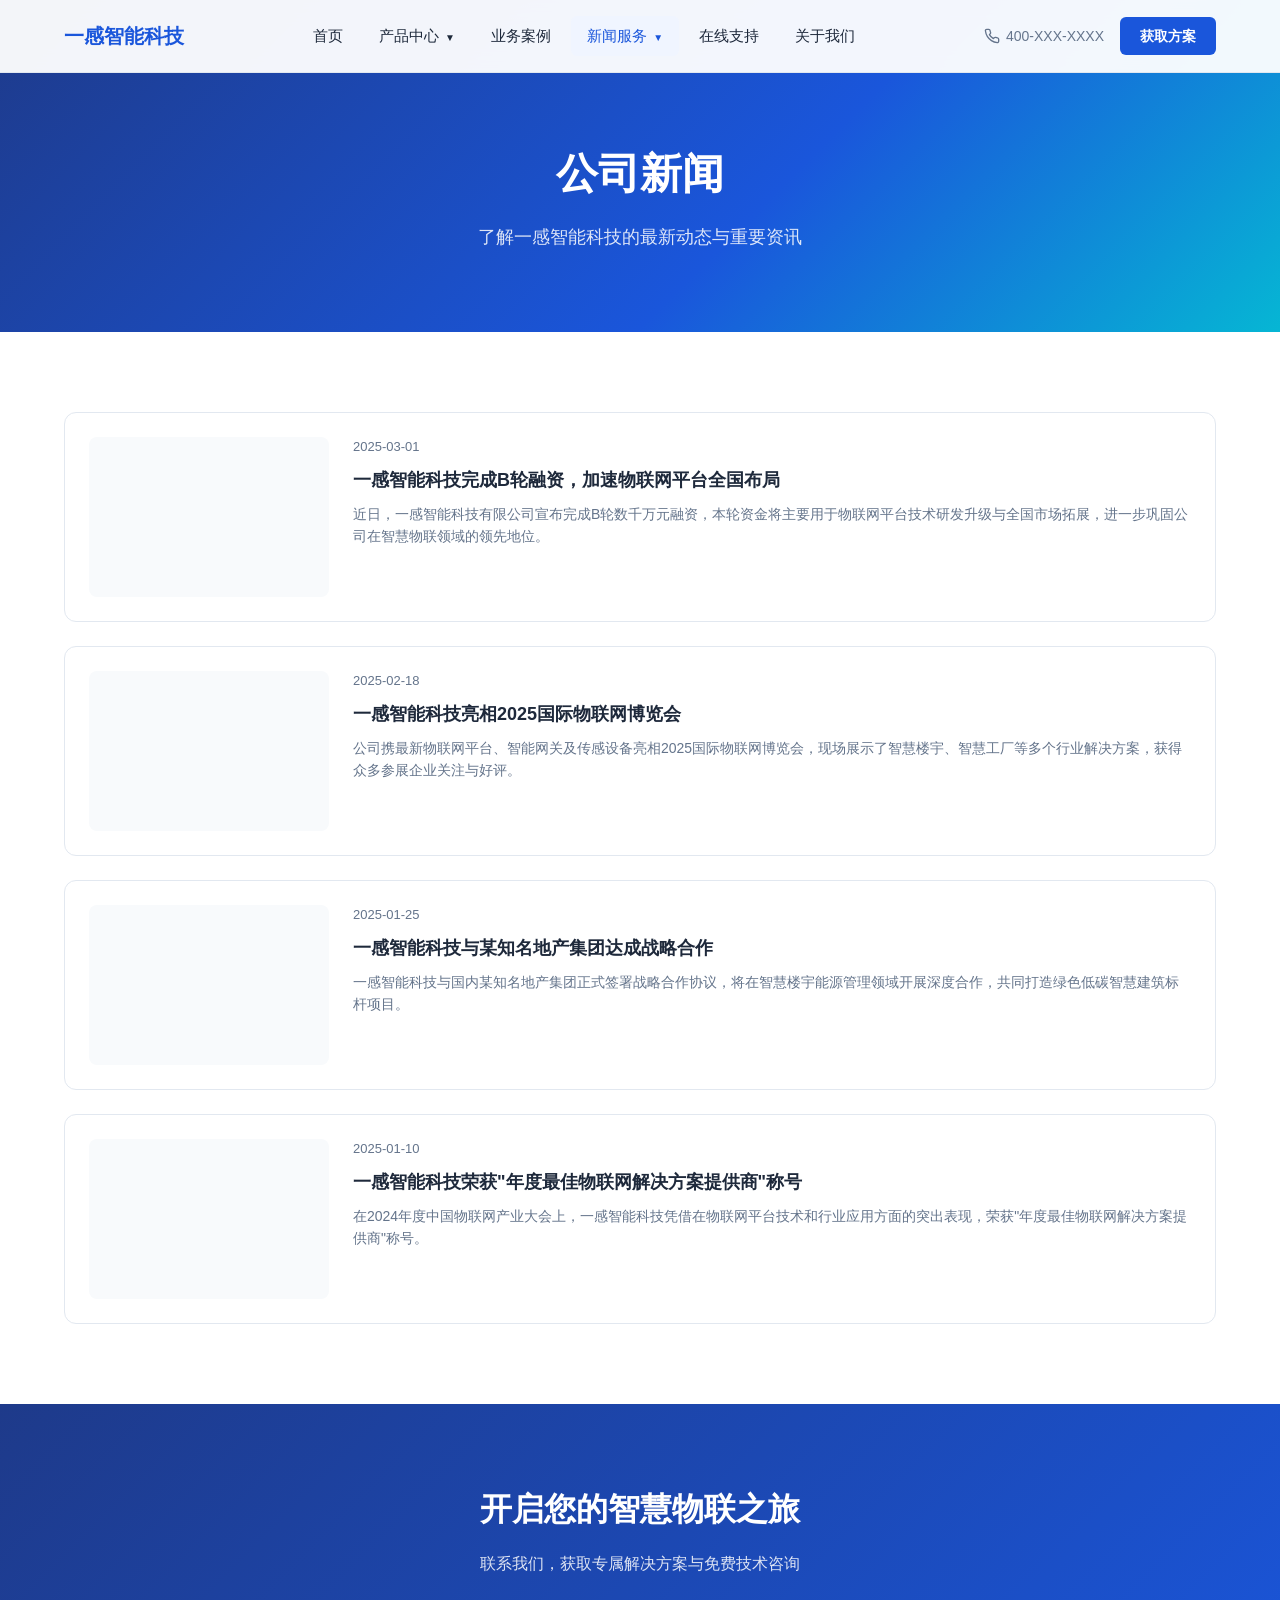
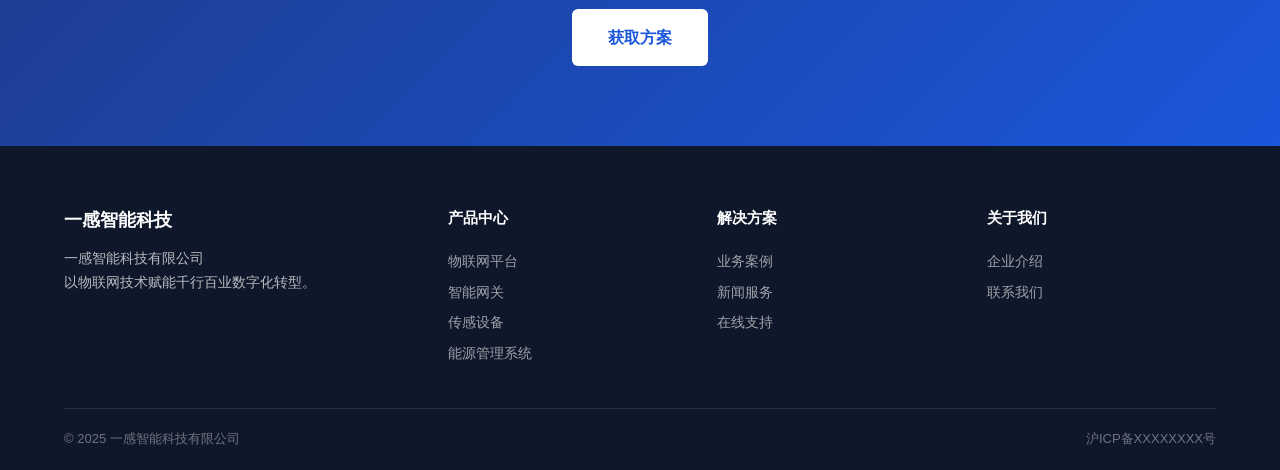
<file: yigan-website/pages/news.html>
<!DOCTYPE html>
<html lang="zh-CN">
<head>
  <meta charset="UTF-8">
  <meta name="viewport" content="width=device-width, initial-scale=1.0">
  <title>公司新闻 - 一感智能科技</title>
  <link rel="stylesheet" href="../css/style.css">
</head>
<body>

<!-- Header -->
<header class="header">
  <div class="container">
    <a href="../index.html" class="logo"><span>一感智能科技</span></a>
    <div class="menu-toggle"><span></span><span></span><span></span></div>
    <nav class="nav">
      <a href="../index.html" class="nav-item">首页</a>
      <div class="nav-item">产品中心 <span class="arrow">▼</span>
        <div class="dropdown">
          <a href="products/iot-platform.html">物联网平台</a>
          <a href="products/smart-gateway.html">智能网关</a>
          <a href="products/sensor.html">传感设备</a>
          <a href="products/energy.html">能源管理系统</a>
        </div>
      </div>
      <a href="cases.html" class="nav-item">业务案例</a>
      <div class="nav-item active">新闻服务 <span class="arrow">▼</span>
        <div class="dropdown">
          <a href="news.html">公司新闻</a>
          <a href="industry.html">行业动态</a>
        </div>
      </div>
      <a href="support.html" class="nav-item">在线支持</a>
      <a href="about.html" class="nav-item">关于我们</a>
    </nav>
    <div class="header-right">
      <div class="header-phone">
        <svg width="16" height="16" viewBox="0 0 24 24" fill="none" stroke="currentColor" stroke-width="2" stroke-linecap="round" stroke-linejoin="round"><path d="M22 16.92v3a2 2 0 0 1-2.18 2 19.79 19.79 0 0 1-8.63-3.07 19.5 19.5 0 0 1-6-6 19.79 19.79 0 0 1-3.07-8.67A2 2 0 0 1 4.11 2h3a2 2 0 0 1 2 1.72c.127.96.361 1.903.7 2.81a2 2 0 0 1-.45 2.11L8.09 9.91a16 16 0 0 0 6 6l1.27-1.27a2 2 0 0 1 2.11-.45c.907.339 1.85.573 2.81.7A2 2 0 0 1 22 16.92z"/></svg>
        <span>400-XXX-XXXX</span>
      </div>
      <a href="contact.html" class="btn btn-primary btn-sm">获取方案</a>
    </div>
  </div>
</header>

<!-- Banner -->
<section class="page-banner">
  <div class="container">
    <h1>公司新闻</h1>
    <p>了解一感智能科技的最新动态与重要资讯</p>
  </div>
</section>

<!-- News List -->
<section class="section">
  <div class="container">
    <div class="news-list fade-in">
      <div class="news-item">
        <div class="news-img" style="background-image:url('https://images.unsplash.com/photo-1504384308090-c894fdcc538d?w=400&h=260&fit=crop')"></div>
        <div class="news-body">
          <div class="news-date">2025-03-01</div>
          <h4>一感智能科技完成B轮融资，加速物联网平台全国布局</h4>
          <p>近日，一感智能科技有限公司宣布完成B轮数千万元融资，本轮资金将主要用于物联网平台技术研发升级与全国市场拓展，进一步巩固公司在智慧物联领域的领先地位。</p>
        </div>
      </div>
      <div class="news-item">
        <div class="news-img" style="background-image:url('https://images.unsplash.com/photo-1540575467063-178a50c2df87?w=400&h=260&fit=crop')"></div>
        <div class="news-body">
          <div class="news-date">2025-02-18</div>
          <h4>一感智能科技亮相2025国际物联网博览会</h4>
          <p>公司携最新物联网平台、智能网关及传感设备亮相2025国际物联网博览会，现场展示了智慧楼宇、智慧工厂等多个行业解决方案，获得众多参展企业关注与好评。</p>
        </div>
      </div>
      <div class="news-item">
        <div class="news-img" style="background-image:url('https://images.unsplash.com/photo-1552664730-d307ca884978?w=400&h=260&fit=crop')"></div>
        <div class="news-body">
          <div class="news-date">2025-01-25</div>
          <h4>一感智能科技与某知名地产集团达成战略合作</h4>
          <p>一感智能科技与国内某知名地产集团正式签署战略合作协议，将在智慧楼宇能源管理领域开展深度合作，共同打造绿色低碳智慧建筑标杆项目。</p>
        </div>
      </div>
      <div class="news-item">
        <div class="news-img" style="background-image:url('https://images.unsplash.com/photo-1519389950473-47ba0277781c?w=400&h=260&fit=crop')"></div>
        <div class="news-body">
          <div class="news-date">2025-01-10</div>
          <h4>一感智能科技荣获"年度最佳物联网解决方案提供商"称号</h4>
          <p>在2024年度中国物联网产业大会上，一感智能科技凭借在物联网平台技术和行业应用方面的突出表现，荣获"年度最佳物联网解决方案提供商"称号。</p>
        </div>
      </div>
    </div>
  </div>
</section>

<!-- CTA -->
<section class="cta">
  <div class="container">
    <h2>开启您的智慧物联之旅</h2>
    <p>联系我们，获取专属解决方案与免费技术咨询</p>
    <a href="contact.html" class="btn btn-white btn-lg">获取方案</a>
  </div>
</section>

<!-- Footer -->
<footer class="footer">
  <div class="container">
    <div class="footer-grid">
      <div class="footer-brand">
        <div class="logo" style="color:#fff;font-size:18px;">一感智能科技</div>
        <p>一感智能科技有限公司<br>以物联网技术赋能千行百业数字化转型。</p>
      </div>
      <div class="footer-col">
        <h4>产品中心</h4>
        <a href="products/iot-platform.html">物联网平台</a>
        <a href="products/smart-gateway.html">智能网关</a>
        <a href="products/sensor.html">传感设备</a>
        <a href="products/energy.html">能源管理系统</a>
      </div>
      <div class="footer-col">
        <h4>解决方案</h4>
        <a href="cases.html">业务案例</a>
        <a href="news.html">新闻服务</a>
        <a href="support.html">在线支持</a>
      </div>
      <div class="footer-col">
        <h4>关于我们</h4>
        <a href="about.html">企业介绍</a>
        <a href="contact.html">联系我们</a>
      </div>
    </div>
    <div class="footer-bottom">
      <span>&copy; 2025 一感智能科技有限公司</span>
      <span>沪ICP备XXXXXXXX号</span>
    </div>
  </div>
</footer>

<script src="../js/main.js"></script>
</body>
</html>
</file>
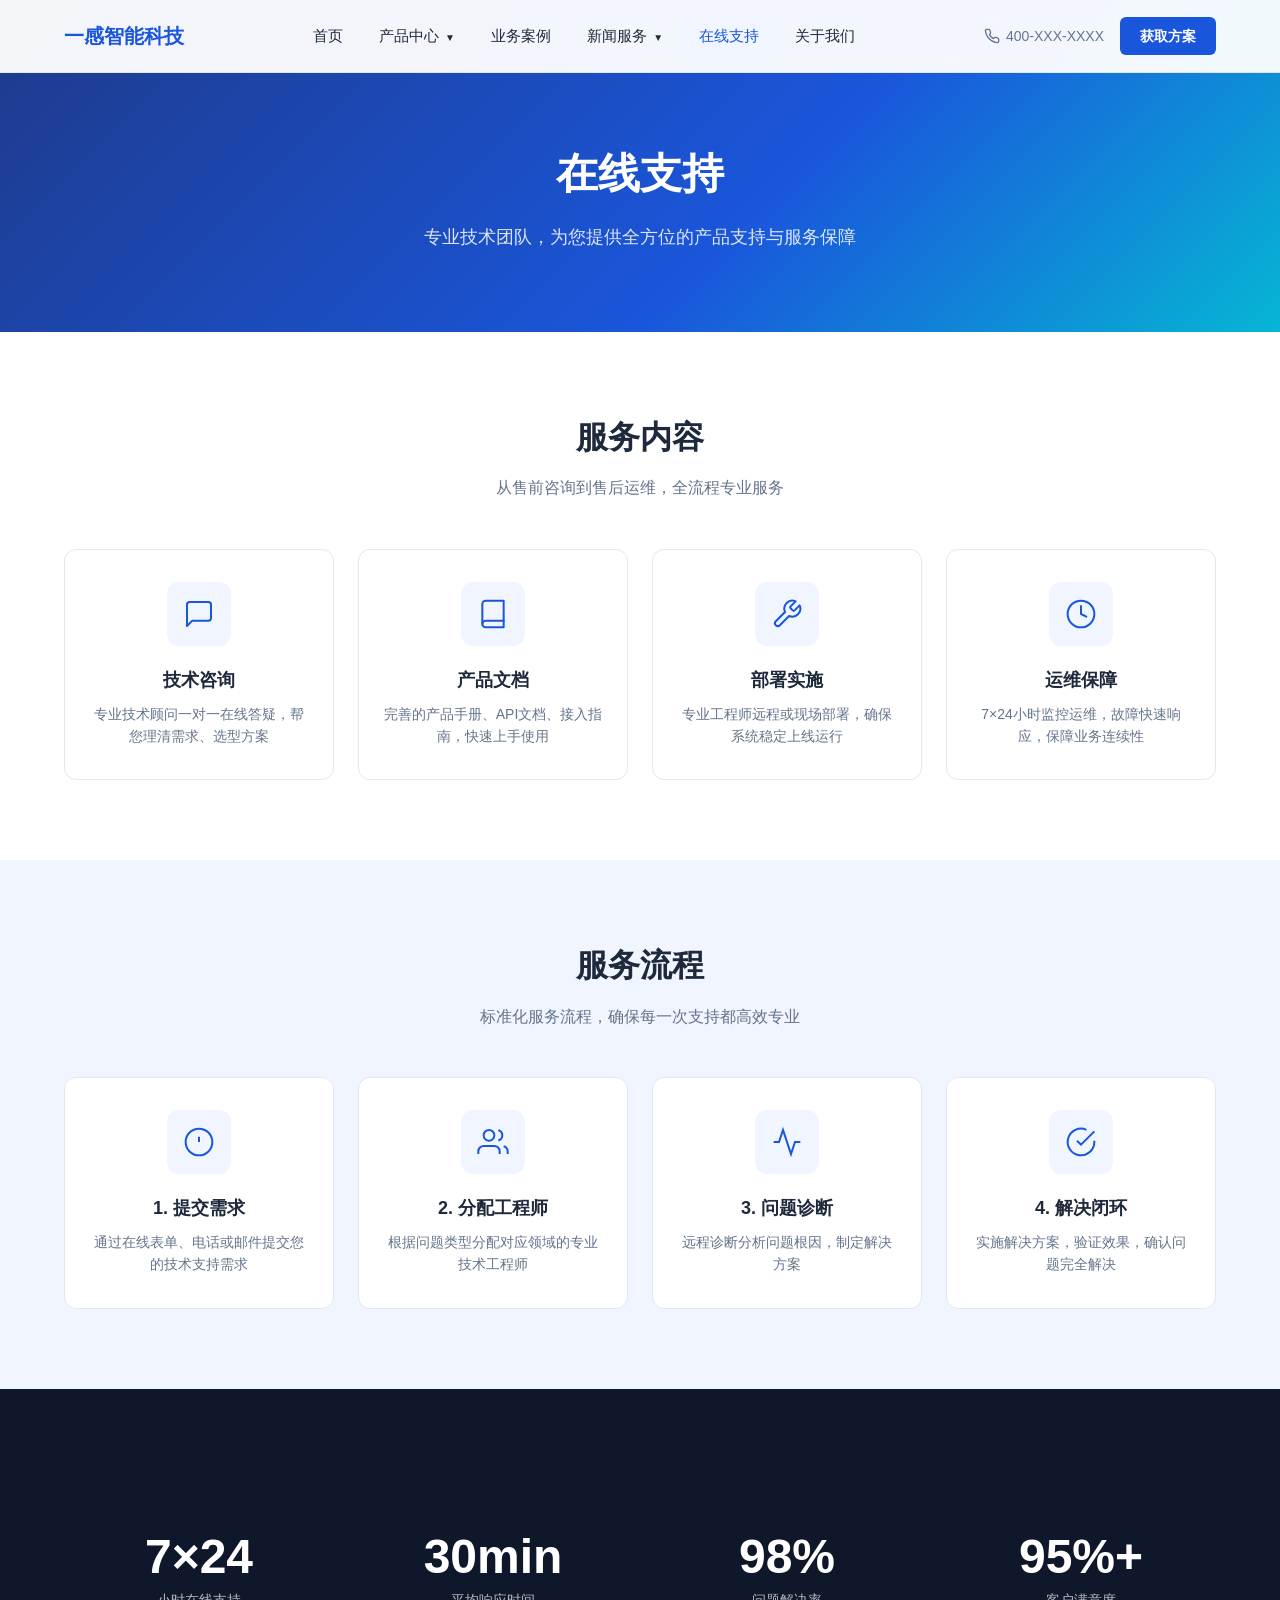
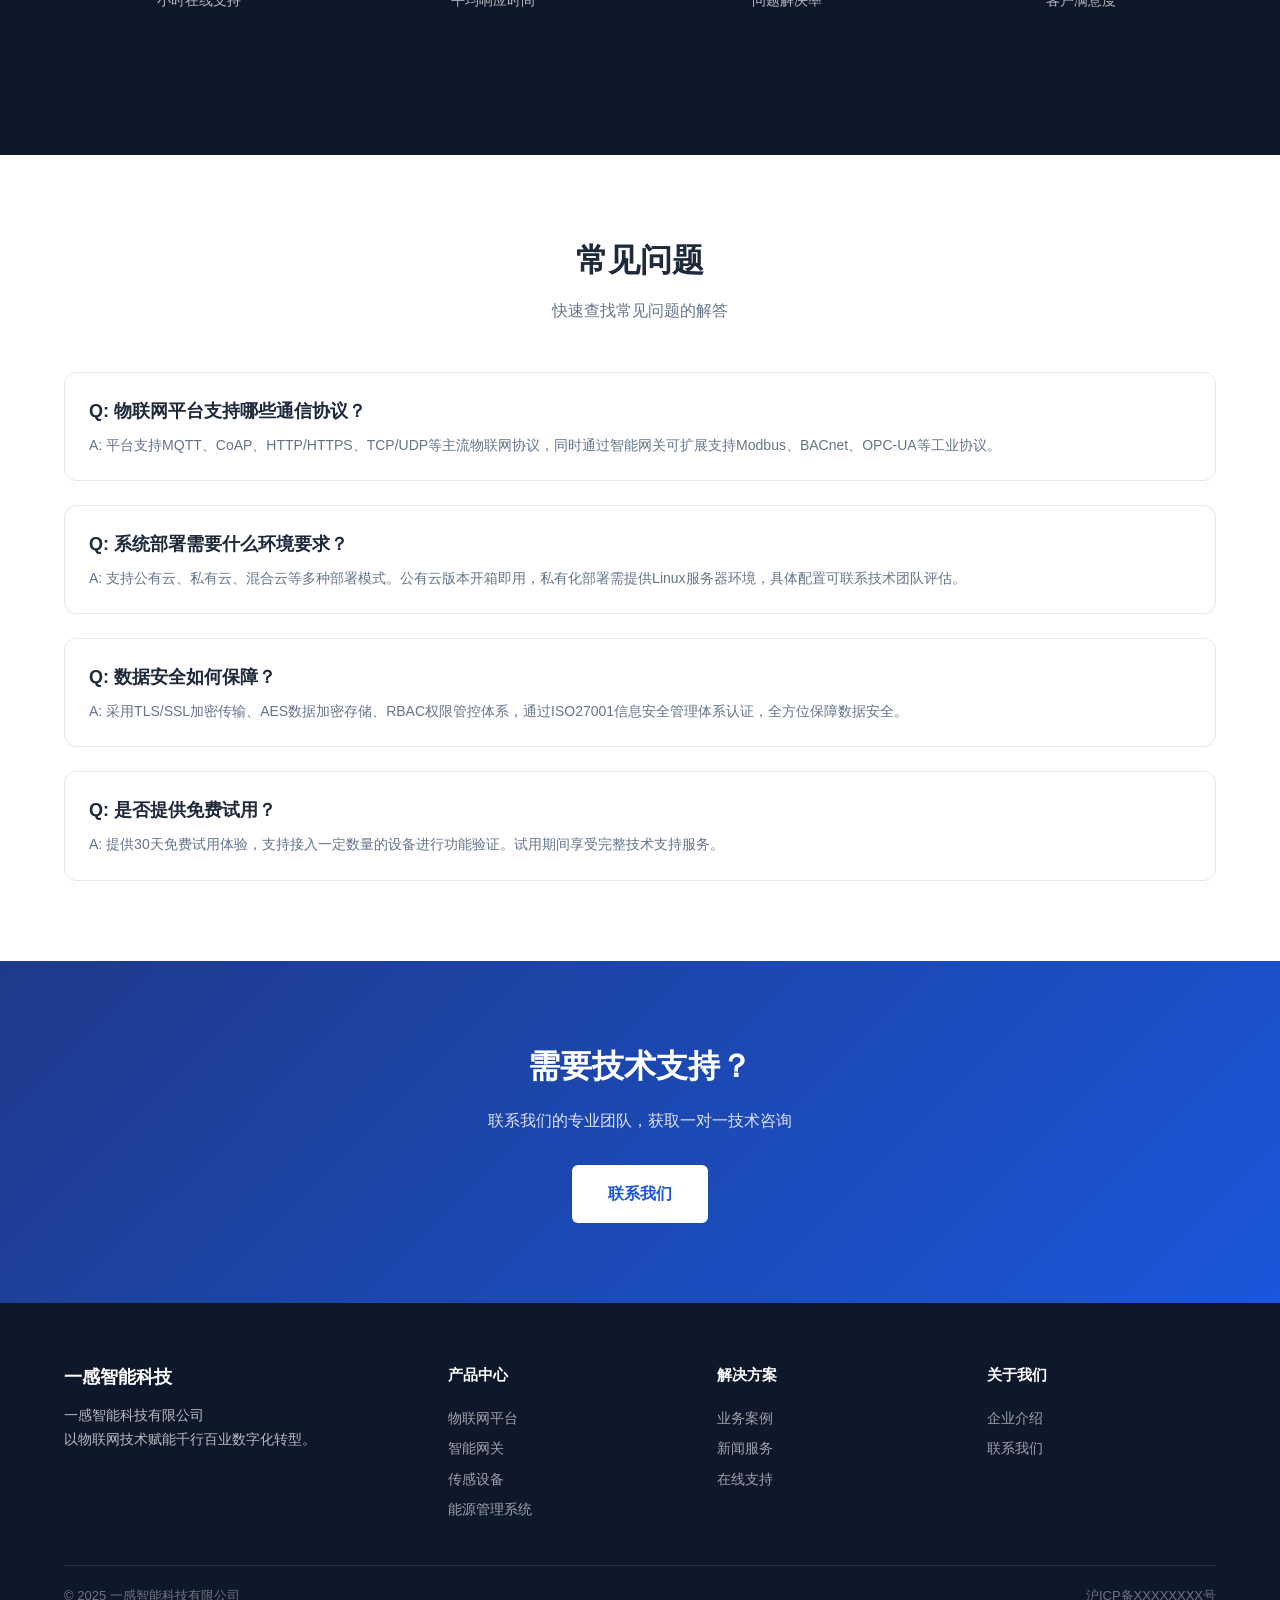
<file: yigan-website/pages/support.html>
<!DOCTYPE html>
<html lang="zh-CN">
<head>
  <meta charset="UTF-8">
  <meta name="viewport" content="width=device-width, initial-scale=1.0">
  <title>在线支持 - 一感智能科技</title>
  <link rel="stylesheet" href="../css/style.css">
</head>
<body>

<!-- Header -->
<header class="header">
  <div class="container">
    <a href="../index.html" class="logo"><span>一感智能科技</span></a>
    <div class="menu-toggle"><span></span><span></span><span></span></div>
    <nav class="nav">
      <a href="../index.html" class="nav-item">首页</a>
      <div class="nav-item">产品中心 <span class="arrow">▼</span>
        <div class="dropdown">
          <a href="products/iot-platform.html">物联网平台</a>
          <a href="products/smart-gateway.html">智能网关</a>
          <a href="products/sensor.html">传感设备</a>
          <a href="products/energy.html">能源管理系统</a>
        </div>
      </div>
      <a href="cases.html" class="nav-item">业务案例</a>
      <div class="nav-item">新闻服务 <span class="arrow">▼</span>
        <div class="dropdown">
          <a href="news.html">公司新闻</a>
          <a href="industry.html">行业动态</a>
        </div>
      </div>
      <a href="support.html" class="nav-item active">在线支持</a>
      <a href="about.html" class="nav-item">关于我们</a>
    </nav>
    <div class="header-right">
      <div class="header-phone">
        <svg width="16" height="16" viewBox="0 0 24 24" fill="none" stroke="currentColor" stroke-width="2" stroke-linecap="round" stroke-linejoin="round"><path d="M22 16.92v3a2 2 0 0 1-2.18 2 19.79 19.79 0 0 1-8.63-3.07 19.5 19.5 0 0 1-6-6 19.79 19.79 0 0 1-3.07-8.67A2 2 0 0 1 4.11 2h3a2 2 0 0 1 2 1.72c.127.96.361 1.903.7 2.81a2 2 0 0 1-.45 2.11L8.09 9.91a16 16 0 0 0 6 6l1.27-1.27a2 2 0 0 1 2.11-.45c.907.339 1.85.573 2.81.7A2 2 0 0 1 22 16.92z"/></svg>
        <span>400-XXX-XXXX</span>
      </div>
      <a href="contact.html" class="btn btn-primary btn-sm">获取方案</a>
    </div>
  </div>
</header>

<!-- Banner -->
<section class="page-banner">
  <div class="container">
    <h1>在线支持</h1>
    <p>专业技术团队，为您提供全方位的产品支持与服务保障</p>
  </div>
</section>

<!-- Support Services -->
<section class="section">
  <div class="container">
    <div class="section-title fade-in">
      <h2>服务内容</h2>
      <p>从售前咨询到售后运维，全流程专业服务</p>
    </div>
    <div class="feature-grid fade-in">
      <div class="feature-card">
        <div class="icon">
          <svg width="32" height="32" viewBox="0 0 24 24" fill="none" stroke="currentColor" stroke-width="1.5" stroke-linecap="round" stroke-linejoin="round"><path d="M21 15a2 2 0 0 1-2 2H7l-4 4V5a2 2 0 0 1 2-2h14a2 2 0 0 1 2 2z"/></svg>
        </div>
        <h4>技术咨询</h4>
        <p>专业技术顾问一对一在线答疑，帮您理清需求、选型方案</p>
      </div>
      <div class="feature-card">
        <div class="icon">
          <svg width="32" height="32" viewBox="0 0 24 24" fill="none" stroke="currentColor" stroke-width="1.5" stroke-linecap="round" stroke-linejoin="round"><path d="M4 19.5A2.5 2.5 0 0 1 6.5 17H20"/><path d="M6.5 2H20v20H6.5A2.5 2.5 0 0 1 4 19.5v-15A2.5 2.5 0 0 1 6.5 2z"/></svg>
        </div>
        <h4>产品文档</h4>
        <p>完善的产品手册、API文档、接入指南，快速上手使用</p>
      </div>
      <div class="feature-card">
        <div class="icon">
          <svg width="32" height="32" viewBox="0 0 24 24" fill="none" stroke="currentColor" stroke-width="1.5" stroke-linecap="round" stroke-linejoin="round"><path d="M14.7 6.3a1 1 0 0 0 0 1.4l1.6 1.6a1 1 0 0 0 1.4 0l3.77-3.77a6 6 0 0 1-7.94 7.94l-6.91 6.91a2.12 2.12 0 0 1-3-3l6.91-6.91a6 6 0 0 1 7.94-7.94l-3.76 3.76z"/></svg>
        </div>
        <h4>部署实施</h4>
        <p>专业工程师远程或现场部署，确保系统稳定上线运行</p>
      </div>
      <div class="feature-card">
        <div class="icon">
          <svg width="32" height="32" viewBox="0 0 24 24" fill="none" stroke="currentColor" stroke-width="1.5" stroke-linecap="round" stroke-linejoin="round"><circle cx="12" cy="12" r="10"/><polyline points="12 6 12 12 16 14"/></svg>
        </div>
        <h4>运维保障</h4>
        <p>7×24小时监控运维，故障快速响应，保障业务连续性</p>
      </div>
    </div>
  </div>
</section>

<!-- Support Process -->
<section class="section section-light">
  <div class="container">
    <div class="section-title fade-in">
      <h2>服务流程</h2>
      <p>标准化服务流程，确保每一次支持都高效专业</p>
    </div>
    <div class="feature-grid fade-in">
      <div class="feature-card">
        <div class="icon">
          <svg width="32" height="32" viewBox="0 0 24 24" fill="none" stroke="currentColor" stroke-width="1.5"><circle cx="12" cy="12" r="10"/><line x1="12" y1="8" x2="12" y2="12"/><line x1="12" y1="16" x2="12.01" y2="16"/></svg>
        </div>
        <h4>1. 提交需求</h4>
        <p>通过在线表单、电话或邮件提交您的技术支持需求</p>
      </div>
      <div class="feature-card">
        <div class="icon">
          <svg width="32" height="32" viewBox="0 0 24 24" fill="none" stroke="currentColor" stroke-width="1.5"><path d="M17 21v-2a4 4 0 0 0-4-4H5a4 4 0 0 0-4 4v2"/><circle cx="9" cy="7" r="4"/><path d="M23 21v-2a4 4 0 0 0-3-3.87"/><path d="M16 3.13a4 4 0 0 1 0 7.75"/></svg>
        </div>
        <h4>2. 分配工程师</h4>
        <p>根据问题类型分配对应领域的专业技术工程师</p>
      </div>
      <div class="feature-card">
        <div class="icon">
          <svg width="32" height="32" viewBox="0 0 24 24" fill="none" stroke="currentColor" stroke-width="1.5"><polyline points="22 12 18 12 15 21 9 3 6 12 2 12"/></svg>
        </div>
        <h4>3. 问题诊断</h4>
        <p>远程诊断分析问题根因，制定解决方案</p>
      </div>
      <div class="feature-card">
        <div class="icon">
          <svg width="32" height="32" viewBox="0 0 24 24" fill="none" stroke="currentColor" stroke-width="1.5"><path d="M22 11.08V12a10 10 0 1 1-5.93-9.14"/><polyline points="22 4 12 14.01 9 11.01"/></svg>
        </div>
        <h4>4. 解决闭环</h4>
        <p>实施解决方案，验证效果，确认问题完全解决</p>
      </div>
    </div>
  </div>
</section>

<!-- Stats -->
<section class="section section-dark">
  <div class="container">
    <div class="stats fade-in">
      <div class="stat-item">
        <div class="stat-num">7&times;24</div>
        <div class="stat-unit">小时在线支持</div>
      </div>
      <div class="stat-item">
        <div class="stat-num">30min</div>
        <div class="stat-unit">平均响应时间</div>
      </div>
      <div class="stat-item">
        <div class="stat-num">98%</div>
        <div class="stat-unit">问题解决率</div>
      </div>
      <div class="stat-item">
        <div class="stat-num">95%+</div>
        <div class="stat-unit">客户满意度</div>
      </div>
    </div>
  </div>
</section>

<!-- FAQ -->
<section class="section">
  <div class="container">
    <div class="section-title fade-in">
      <h2>常见问题</h2>
      <p>快速查找常见问题的解答</p>
    </div>
    <div class="news-list fade-in">
      <div class="news-item" style="cursor:pointer;">
        <div class="news-body">
          <h4>Q: 物联网平台支持哪些通信协议？</h4>
          <p>A: 平台支持MQTT、CoAP、HTTP/HTTPS、TCP/UDP等主流物联网协议，同时通过智能网关可扩展支持Modbus、BACnet、OPC-UA等工业协议。</p>
        </div>
      </div>
      <div class="news-item" style="cursor:pointer;">
        <div class="news-body">
          <h4>Q: 系统部署需要什么环境要求？</h4>
          <p>A: 支持公有云、私有云、混合云等多种部署模式。公有云版本开箱即用，私有化部署需提供Linux服务器环境，具体配置可联系技术团队评估。</p>
        </div>
      </div>
      <div class="news-item" style="cursor:pointer;">
        <div class="news-body">
          <h4>Q: 数据安全如何保障？</h4>
          <p>A: 采用TLS/SSL加密传输、AES数据加密存储、RBAC权限管控体系，通过ISO27001信息安全管理体系认证，全方位保障数据安全。</p>
        </div>
      </div>
      <div class="news-item" style="cursor:pointer;">
        <div class="news-body">
          <h4>Q: 是否提供免费试用？</h4>
          <p>A: 提供30天免费试用体验，支持接入一定数量的设备进行功能验证。试用期间享受完整技术支持服务。</p>
        </div>
      </div>
    </div>
  </div>
</section>

<!-- CTA -->
<section class="cta">
  <div class="container">
    <h2>需要技术支持？</h2>
    <p>联系我们的专业团队，获取一对一技术咨询</p>
    <a href="contact.html" class="btn btn-white btn-lg">联系我们</a>
  </div>
</section>

<!-- Footer -->
<footer class="footer">
  <div class="container">
    <div class="footer-grid">
      <div class="footer-brand">
        <div class="logo" style="color:#fff;font-size:18px;">一感智能科技</div>
        <p>一感智能科技有限公司<br>以物联网技术赋能千行百业数字化转型。</p>
      </div>
      <div class="footer-col">
        <h4>产品中心</h4>
        <a href="products/iot-platform.html">物联网平台</a>
        <a href="products/smart-gateway.html">智能网关</a>
        <a href="products/sensor.html">传感设备</a>
        <a href="products/energy.html">能源管理系统</a>
      </div>
      <div class="footer-col">
        <h4>解决方案</h4>
        <a href="cases.html">业务案例</a>
        <a href="news.html">新闻服务</a>
        <a href="support.html">在线支持</a>
      </div>
      <div class="footer-col">
        <h4>关于我们</h4>
        <a href="about.html">企业介绍</a>
        <a href="contact.html">联系我们</a>
      </div>
    </div>
    <div class="footer-bottom">
      <span>&copy; 2025 一感智能科技有限公司</span>
      <span>沪ICP备XXXXXXXX号</span>
    </div>
  </div>
</footer>

<script src="../js/main.js"></script>
</body>
</html>
</file>
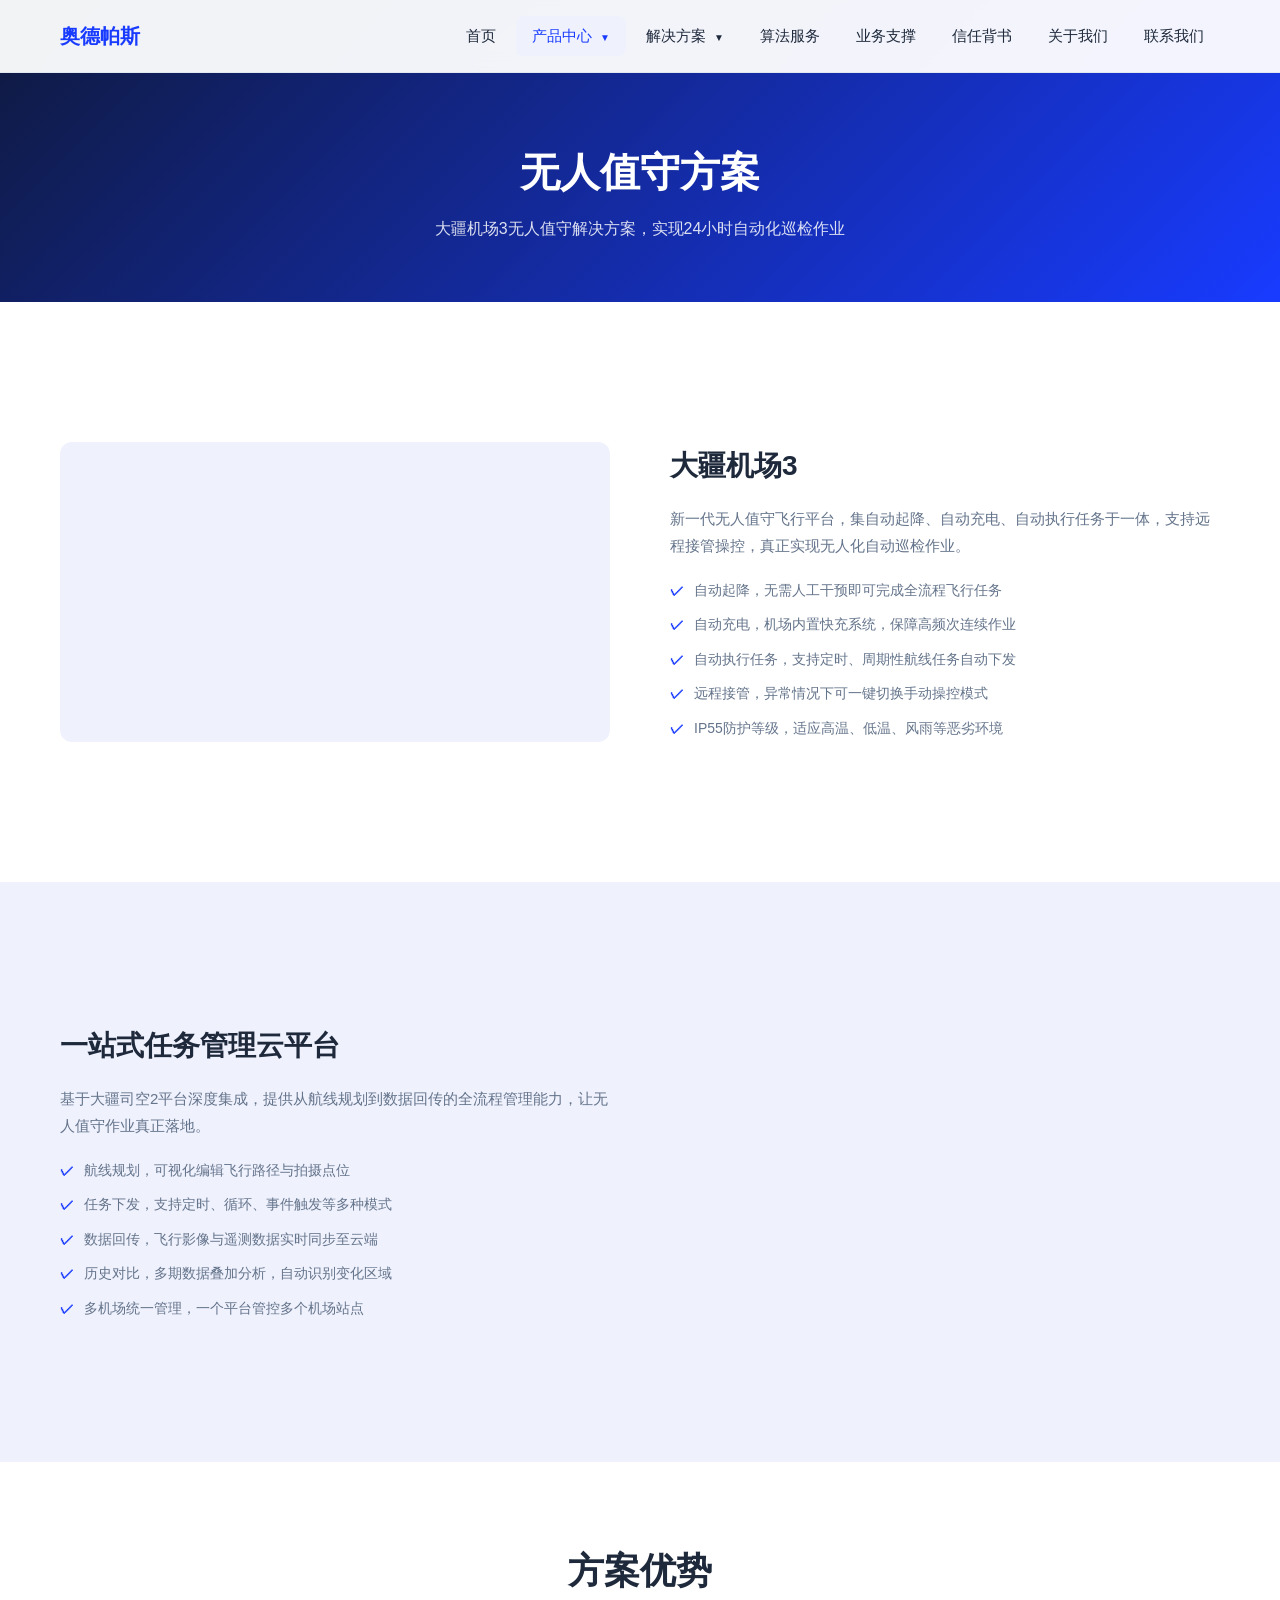
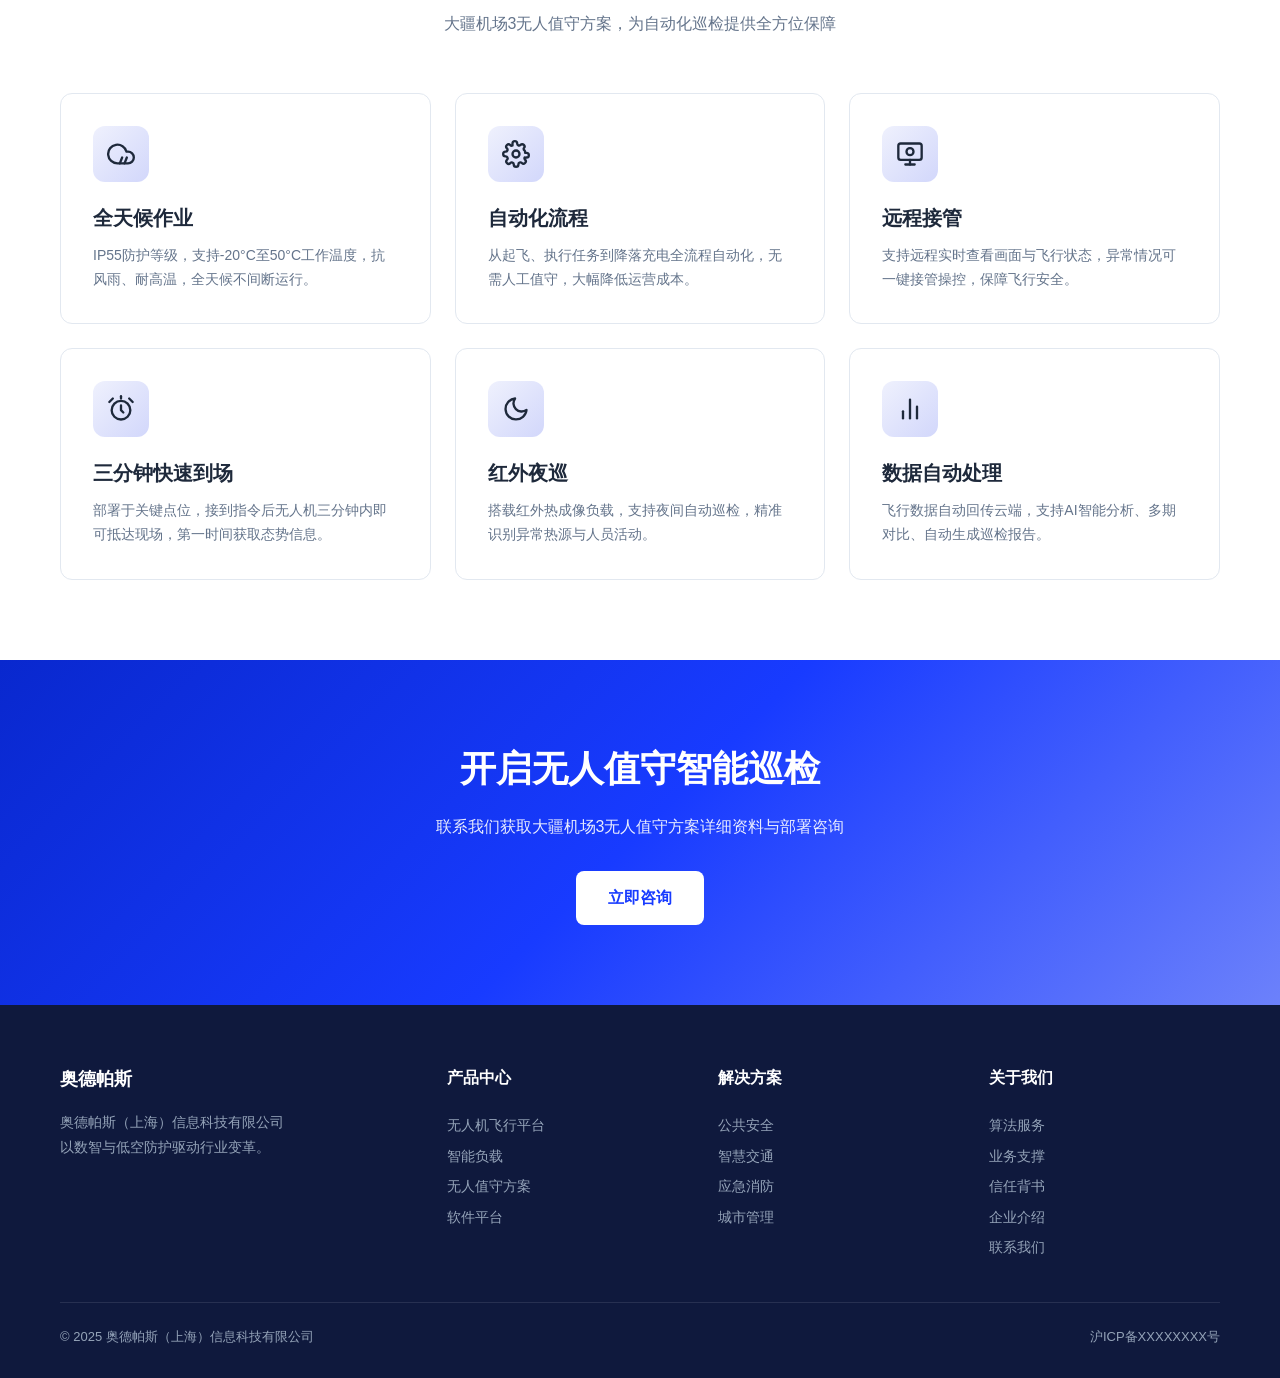
<file: odps-website/pages/products/dock.html>
<!DOCTYPE html>
<html lang="zh-CN">
<head>
  <meta charset="UTF-8">
  <meta name="viewport" content="width=device-width, initial-scale=1.0">
  <title>无人值守方案 - 奥德帕斯（上海）信息科技有限公司</title>
  <meta name="description" content="大疆机场3无人值守解决方案，实现24小时自动化巡检作业，一键下发任务，远程接管控制。">
  <link rel="stylesheet" href="../../css/style.css">
</head>
<body>

<!-- Header -->
<header class="header">
  <div class="container">
    <a href="../../index.html" class="logo"><span>奥德帕斯</span></a>
    <div class="menu-toggle"><span></span><span></span><span></span></div>
    <nav class="nav">
      <a href="../../index.html" class="nav-item">首页</a>
      <div class="nav-item active">产品中心 <span class="arrow">▼</span>
        <div class="dropdown">
          <a href="drones.html">无人机飞行平台</a>
          <a href="payloads.html">智能负载</a>
          <a href="dock.html">无人值守方案</a>
          <a href="software.html">软件平台</a>
          <a href="training.html">飞行培训</a>
        </div>
      </div>
      <div class="nav-item">解决方案 <span class="arrow">▼</span>
        <div class="dropdown">
          <a href="../solutions/public-safety.html">公共安全</a>
          <a href="../solutions/traffic.html">智慧交通</a>
          <a href="../solutions/emergency.html">应急消防</a>
          <a href="../solutions/city.html">城市管理</a>
          <a href="../solutions/energy.html">能源巡检</a>
          <a href="../solutions/surveying.html">测绘建模</a>
          <a href="../solutions/water.html">水利林业</a>
          <a href="../solutions/agriculture.html">智慧农业</a>
        </div>
      </div>
      <a href="../algorithm.html" class="nav-item">算法服务</a>
      <a href="../support.html" class="nav-item">业务支撑</a>
      <a href="../trust.html" class="nav-item">信任背书</a>
      <a href="../about.html" class="nav-item">关于我们</a>
      <a href="../contact.html" class="nav-item">联系我们</a>
    </nav>
  </div>
</header>

<!-- Banner -->
<section class="page-banner">
  <div class="container">
    <h1>无人值守方案</h1>
    <p>大疆机场3无人值守解决方案，实现24小时自动化巡检作业</p>
  </div>
</section>

<!-- 大疆机场3 -->
<section class="section">
  <div class="container">
    <div class="feature-row fade-in">
      <div class="feature-img" style="background-image:url('https://images.unsplash.com/photo-1519389950473-47ba0277781c?w=800&h=600&fit=crop')"></div>
      <div class="feature-text">
        <h3>大疆机场3</h3>
        <p>新一代无人值守飞行平台，集自动起降、自动充电、自动执行任务于一体，支持远程接管操控，真正实现无人化自动巡检作业。</p>
        <ul class="feature-list">
          <li>自动起降，无需人工干预即可完成全流程飞行任务</li>
          <li>自动充电，机场内置快充系统，保障高频次连续作业</li>
          <li>自动执行任务，支持定时、周期性航线任务自动下发</li>
          <li>远程接管，异常情况下可一键切换手动操控模式</li>
          <li>IP55防护等级，适应高温、低温、风雨等恶劣环境</li>
        </ul>
      </div>
    </div>
  </div>
</section>

<!-- 云平台 -->
<section class="section section-light">
  <div class="container">
    <div class="feature-row reverse fade-in">
      <div class="feature-img" style="background-image:url('https://images.unsplash.com/photo-1551288049-bebda4e38f71?w=800&h=600&fit=crop')"></div>
      <div class="feature-text">
        <h3>一站式任务管理云平台</h3>
        <p>基于大疆司空2平台深度集成，提供从航线规划到数据回传的全流程管理能力，让无人值守作业真正落地。</p>
        <ul class="feature-list">
          <li>航线规划，可视化编辑飞行路径与拍摄点位</li>
          <li>任务下发，支持定时、循环、事件触发等多种模式</li>
          <li>数据回传，飞行影像与遥测数据实时同步至云端</li>
          <li>历史对比，多期数据叠加分析，自动识别变化区域</li>
          <li>多机场统一管理，一个平台管控多个机场站点</li>
        </ul>
      </div>
    </div>
  </div>
</section>

<!-- 方案优势 -->
<section class="section">
  <div class="container">
    <div class="section-title fade-in">
      <h2>方案优势</h2>
      <p>大疆机场3无人值守方案，为自动化巡检提供全方位保障</p>
    </div>
    <div class="card-grid">
      <div class="card fade-in">
        <div class="card-icon"><svg width="28" height="28" viewBox="0 0 24 24" fill="none" stroke="currentColor" stroke-width="2" stroke-linecap="round" stroke-linejoin="round"><path d="M18 10h-1.26A8 8 0 1 0 9 20h9a5 5 0 0 0 0-10z"/><path d="M13 15l-2 5"/><path d="M17 15l-2 5"/></svg></div>
        <h3>全天候作业</h3>
        <p>IP55防护等级，支持-20°C至50°C工作温度，抗风雨、耐高温，全天候不间断运行。</p>
      </div>
      <div class="card fade-in">
        <div class="card-icon"><svg width="28" height="28" viewBox="0 0 24 24" fill="none" stroke="currentColor" stroke-width="2" stroke-linecap="round" stroke-linejoin="round"><circle cx="12" cy="12" r="3"/><path d="M19.4 15a1.65 1.65 0 0 0 .33 1.82l.06.06a2 2 0 0 1-2.83 2.83l-.06-.06a1.65 1.65 0 0 0-1.82-.33 1.65 1.65 0 0 0-1 1.51V21a2 2 0 0 1-4 0v-.09A1.65 1.65 0 0 0 9 19.4a1.65 1.65 0 0 0-1.82.33l-.06.06a2 2 0 0 1-2.83-2.83l.06-.06A1.65 1.65 0 0 0 4.68 15a1.65 1.65 0 0 0-1.51-1H3a2 2 0 0 1 0-4h.09A1.65 1.65 0 0 0 4.6 9a1.65 1.65 0 0 0-.33-1.82l-.06-.06a2 2 0 0 1 2.83-2.83l.06.06A1.65 1.65 0 0 0 9 4.68V3a2 2 0 0 1 4 0v.09a1.65 1.65 0 0 0 1 1.51 1.65 1.65 0 0 0 1.82-.33l.06-.06a2 2 0 0 1 2.83 2.83l-.06.06A1.65 1.65 0 0 0 19.4 9c.26.46.4 1 .42 1.51V11H21a2 2 0 0 1 0 4h-.09c-.52.02-1.05.16-1.51.42z"/></svg></div>
        <h3>自动化流程</h3>
        <p>从起飞、执行任务到降落充电全流程自动化，无需人工值守，大幅降低运营成本。</p>
      </div>
      <div class="card fade-in">
        <div class="card-icon"><svg width="28" height="28" viewBox="0 0 24 24" fill="none" stroke="currentColor" stroke-width="2" stroke-linecap="round" stroke-linejoin="round"><rect x="2" y="3" width="20" height="14" rx="2" ry="2"/><line x1="8" y1="21" x2="16" y2="21"/><line x1="12" y1="17" x2="12" y2="21"/><circle cx="12" cy="10" r="3"/></svg></div>
        <h3>远程接管</h3>
        <p>支持远程实时查看画面与飞行状态，异常情况可一键接管操控，保障飞行安全。</p>
      </div>
      <div class="card fade-in">
        <div class="card-icon"><svg width="28" height="28" viewBox="0 0 24 24" fill="none" stroke="currentColor" stroke-width="2" stroke-linecap="round" stroke-linejoin="round"><circle cx="12" cy="13" r="8"/><path d="M12 9v4l2 2"/><path d="M5 3L2 6"/><path d="M22 6l-3-3"/><line x1="12" y1="1" x2="12" y2="3"/></svg></div>
        <h3>三分钟快速到场</h3>
        <p>部署于关键点位，接到指令后无人机三分钟内即可抵达现场，第一时间获取态势信息。</p>
      </div>
      <div class="card fade-in">
        <div class="card-icon"><svg width="28" height="28" viewBox="0 0 24 24" fill="none" stroke="currentColor" stroke-width="2" stroke-linecap="round" stroke-linejoin="round"><path d="M21 12.79A9 9 0 1 1 11.21 3 7 7 0 0 0 21 12.79z"/></svg></div>
        <h3>红外夜巡</h3>
        <p>搭载红外热成像负载，支持夜间自动巡检，精准识别异常热源与人员活动。</p>
      </div>
      <div class="card fade-in">
        <div class="card-icon"><svg width="28" height="28" viewBox="0 0 24 24" fill="none" stroke="currentColor" stroke-width="2" stroke-linecap="round" stroke-linejoin="round"><line x1="18" y1="20" x2="18" y2="10"/><line x1="12" y1="20" x2="12" y2="4"/><line x1="6" y1="20" x2="6" y2="14"/></svg></div>
        <h3>数据自动处理</h3>
        <p>飞行数据自动回传云端，支持AI智能分析、多期对比、自动生成巡检报告。</p>
      </div>
    </div>
  </div>
</section>

<!-- CTA -->
<section class="cta">
  <div class="container">
    <h2>开启无人值守智能巡检</h2>
    <p>联系我们获取大疆机场3无人值守方案详细资料与部署咨询</p>
    <a href="../contact.html" class="btn btn-primary">立即咨询</a>
  </div>
</section>

<!-- Footer -->
<footer class="footer">
  <div class="container">
    <div class="footer-grid">
      <div class="footer-brand">
        <div class="logo" style="color:#fff;font-size:18px;">奥德帕斯</div>
        <p>奥德帕斯（上海）信息科技有限公司<br>以数智与低空防护驱动行业变革。</p>
      </div>
      <div class="footer-col">
        <h4>产品中心</h4>
        <a href="drones.html">无人机飞行平台</a>
        <a href="payloads.html">智能负载</a>
        <a href="dock.html">无人值守方案</a>
        <a href="software.html">软件平台</a>
      </div>
      <div class="footer-col">
        <h4>解决方案</h4>
        <a href="../solutions/public-safety.html">公共安全</a>
        <a href="../solutions/traffic.html">智慧交通</a>
        <a href="../solutions/emergency.html">应急消防</a>
        <a href="../solutions/city.html">城市管理</a>
      </div>
      <div class="footer-col">
        <h4>关于我们</h4>
        <a href="../algorithm.html">算法服务</a>
        <a href="../support.html">业务支撑</a>
        <a href="../trust.html">信任背书</a>
        <a href="../about.html">企业介绍</a>
        <a href="../contact.html">联系我们</a>
      </div>
    </div>
    <div class="footer-bottom">
      <span>&copy; 2025 奥德帕斯（上海）信息科技有限公司</span>
      <span>沪ICP备XXXXXXXX号</span>
    </div>
  </div>
</footer>

<script src="../../js/main.js"></script>
</body>
</html>
</file>
<file: odps-website/css/style.css>
/* ========== Reset & Base ========== */
*, *::before, *::after { margin: 0; padding: 0; box-sizing: border-box; }
html { scroll-behavior: smooth; font-size: 16px; }
body { font-family: -apple-system, BlinkMacSystemFont, "PingFang SC", "Microsoft YaHei", sans-serif; color: #1e293b; line-height: 1.6; background: #fff; }
a { text-decoration: none; color: inherit; transition: color .3s; }
ul, ol { list-style: none; }
img { max-width: 100%; display: block; }
.container { max-width: 1200px; margin: 0 auto; padding: 0 20px; }

/* ========== Colors ========== */
:root {
  --primary-1: #EFF1FD;
  --primary-2: #D2D7FB;
  --primary-3: #AAB5FB;
  --primary-4: #6C81FB;
  --primary-5: #3553FD;
  --primary-6: #183BFF;
  --primary-7: #0928CE;
  --primary-8: #0D2496;
  --primary-9: #0F1F64;
  --primary-10: #0F193D;
  --primary: var(--primary-6);
  --primary-light: var(--primary-5);
  --primary-dark: var(--primary-7);
  --accent: var(--primary-4);
  --bg-white: #ffffff;
  --bg-light: var(--primary-1);
  --bg-dark: var(--primary-10);
  --text-main: #1e293b;
  --text-sub: #64748b;
  --text-light: #94a3b8;
  --border: #e2e8f0;
  --shadow: 0 4px 24px rgba(0,0,0,.08);
  --radius: 12px;
}

/* ========== Header / Nav ========== */
.header { position: fixed; top: 0; left: 0; width: 100%; z-index: 1000; background: rgba(255,255,255,.95); backdrop-filter: blur(10px); border-bottom: 1px solid var(--border); transition: box-shadow .3s; }
.header.scrolled { box-shadow: 0 2px 20px rgba(0,0,0,.1); }
.header .container { display: flex; align-items: center; justify-content: space-between; height: 72px; }
.logo { display: flex; align-items: center; gap: 10px; font-size: 20px; font-weight: 700; color: var(--primary); }
.logo img { height: 40px; }
.nav { display: flex; align-items: center; gap: 4px; }
.nav-item { position: relative; padding: 8px 16px; font-size: 15px; color: var(--text-main); border-radius: 8px; cursor: pointer; transition: background .2s, color .2s; }
.nav-item:hover, .nav-item.active { color: var(--primary); background: var(--primary-1); }
.nav-item .arrow { font-size: 10px; margin-left: 4px; transition: transform .3s; }
.nav-item:hover .arrow { transform: rotate(180deg); }

/* Dropdown */
.dropdown { position: absolute; top: 100%; left: 50%; transform: translateX(-50%) translateY(8px); min-width: 200px; background: #fff; border-radius: var(--radius); box-shadow: var(--shadow); border: 1px solid var(--border); padding: 8px; opacity: 0; visibility: hidden; transition: opacity .25s, transform .25s; pointer-events: none; }
.nav-item:hover .dropdown { opacity: 1; visibility: visible; transform: translateX(-50%) translateY(0); pointer-events: auto; }
.dropdown a { display: block; padding: 10px 16px; font-size: 14px; color: var(--text-main); border-radius: 8px; transition: background .2s; white-space: nowrap; }
.dropdown a:hover { background: var(--primary-1); color: var(--primary); }

/* Mobile menu toggle */
.menu-toggle { display: none; flex-direction: column; gap: 5px; cursor: pointer; padding: 8px; }
.menu-toggle span { width: 24px; height: 2px; background: var(--text-main); border-radius: 2px; transition: .3s; }

/* ========== Hero ========== */
.hero { position: relative; min-height: 600px; display: flex; align-items: center; background: linear-gradient(135deg, var(--primary-10) 0%, var(--primary-6) 50%, var(--primary-4) 100%); color: #fff; padding-top: 72px; overflow: hidden; }
.hero::before { content: ''; position: absolute; inset: 0; background: url('data:image/svg+xml,<svg xmlns="http://www.w3.org/2000/svg" viewBox="0 0 100 100"><circle cx="20" cy="30" r="1" fill="rgba(255,255,255,.08)"/><circle cx="70" cy="20" r="1.5" fill="rgba(255,255,255,.06)"/><circle cx="50" cy="70" r="1" fill="rgba(255,255,255,.05)"/><circle cx="85" cy="60" r="1.2" fill="rgba(255,255,255,.07)"/></svg>') repeat; opacity: .6; }
.hero .container { position: relative; z-index: 1; }
.hero-content { max-width: 640px; }
.hero-content-wide { max-width: 780px; }
.hero-tag { display: inline-block; padding: 6px 16px; background: rgba(255,255,255,.15); border-radius: 20px; font-size: 14px; margin-bottom: 24px; backdrop-filter: blur(4px); }
.hero h1 { font-size: 48px; font-weight: 800; line-height: 1.2; margin-bottom: 20px; }
.hero p { font-size: 18px; line-height: 1.8; opacity: .9; margin-bottom: 36px; }
.hero-btns { display: flex; gap: 16px; }
.btn { display: inline-flex; align-items: center; gap: 8px; padding: 14px 32px; border-radius: 8px; font-size: 16px; font-weight: 600; cursor: pointer; border: none; transition: transform .2s, box-shadow .2s; }
.btn-primary { background: #fff; color: var(--primary); }
.btn-primary:hover { transform: translateY(-2px); box-shadow: 0 8px 24px rgba(0,0,0,.2); }
.btn-outline { background: transparent; color: #fff; border: 2px solid rgba(255,255,255,.4); }
.btn-outline:hover { border-color: #fff; background: rgba(255,255,255,.1); }
.btn-blue { background: var(--primary); color: #fff; }
.btn-blue:hover { background: var(--primary-dark); transform: translateY(-2px); box-shadow: 0 8px 24px rgba(24,59,255,.3); }

/* ========== Sections ========== */
.section { padding: 80px 0; }
.section-light { background: var(--bg-light); }
.section-dark { background: var(--bg-dark); color: #fff; }
.section-title { text-align: center; margin-bottom: 56px; }
.section-title h2 { font-size: 36px; font-weight: 700; margin-bottom: 12px; }
.section-title p { font-size: 16px; color: var(--text-sub); max-width: 600px; margin: 0 auto; }
.section-dark .section-title p { color: var(--text-light); }

/* ========== Stats ========== */
.stats { display: grid; grid-template-columns: repeat(4, 1fr); gap: 32px; }
.stat-item { text-align: center; padding: 32px 16px; }
.stat-num { font-size: 48px; font-weight: 800; color: var(--primary); line-height: 1; margin-bottom: 8px; }
.section-dark .stat-num { color: var(--accent); }
.stat-unit { font-size: 16px; color: var(--text-sub); }
.section-dark .stat-unit { color: var(--text-light); }

/* ========== Cards ========== */
.card-grid { display: grid; grid-template-columns: repeat(3, 1fr); gap: 24px; }
.card { background: #fff; border-radius: var(--radius); padding: 32px; border: 1px solid var(--border); transition: transform .3s, box-shadow .3s; }
.card:hover { transform: translateY(-4px); box-shadow: var(--shadow); }
.card-icon { width: 56px; height: 56px; border-radius: 12px; background: linear-gradient(135deg, var(--primary-1), var(--primary-2)); display: flex; align-items: center; justify-content: center; font-size: 28px; margin-bottom: 20px; }
.card h3 { font-size: 20px; font-weight: 600; margin-bottom: 10px; }
.card p { font-size: 14px; color: var(--text-sub); line-height: 1.7; }

/* ========== Solution Grid ========== */
.solution-grid { display: grid; grid-template-columns: repeat(4, 1fr); gap: 20px; }
.solution-item { text-align: center; padding: 16px; background: #fff; border-radius: var(--radius); border: 1px solid var(--border); transition: transform .3s, box-shadow .3s, border-color .3s; cursor: pointer; overflow: hidden; }
.solution-item:hover { transform: translateY(-4px); box-shadow: var(--shadow); border-color: var(--primary-light); }
.solution-img { width: 100%; height: 140px; background-size: cover; background-position: center; border-radius: 8px; margin-bottom: 16px; }
.solution-item h4 { font-size: 16px; font-weight: 600; margin-bottom: 8px; }
.solution-item p { font-size: 13px; color: var(--text-sub); }

/* ========== Partners ========== */
.partner-grid { display: grid; grid-template-columns: repeat(5, 1fr); gap: 20px; }
.partner-item { display: flex; flex-direction: column; align-items: center; justify-content: center; gap: 10px; padding: 24px 16px; background: #fff; border-radius: var(--radius); border: 1px solid var(--border); min-height: 100px; font-size: 13px; color: var(--text-sub); font-weight: 500; transition: border-color .3s, box-shadow .3s; }
.partner-item:hover { border-color: var(--primary-light); box-shadow: 0 4px 12px rgba(0,0,0,.06); }
.partner-item .partner-logo { width: 48px; height: 48px; display: flex; align-items: center; justify-content: center; background: var(--primary-1); border-radius: 10px; color: var(--primary); flex-shrink: 0; }

/* ========== Cert Grid ========== */
.cert-grid { display: grid; grid-template-columns: repeat(4, 1fr); gap: 20px; }
.cert-item { text-align: center; padding: 24px; background: #fff; border-radius: var(--radius); border: 1px solid var(--border); }
.cert-img { width: 100%; height: 160px; background-size: contain; background-position: center; background-repeat: no-repeat; margin-bottom: 12px; border-radius: 4px; }
.cert-item span { font-size: 13px; color: var(--text-sub); }

/* ========== CTA ========== */
.cta { text-align: center; padding: 80px 0; background: linear-gradient(135deg, var(--primary-7), var(--primary-6), var(--primary-4)); color: #fff; }
.cta h2 { font-size: 36px; font-weight: 700; margin-bottom: 16px; }
.cta p { font-size: 16px; opacity: .9; margin-bottom: 32px; }

/* ========== Footer ========== */
.footer { background: var(--bg-dark); color: #fff; padding: 60px 0 30px; }
.footer-grid { display: grid; grid-template-columns: 1.5fr 1fr 1fr 1fr; gap: 40px; margin-bottom: 40px; }
.footer-brand p { font-size: 14px; color: var(--text-light); line-height: 1.8; margin-top: 16px; }
.footer-col h4 { font-size: 16px; font-weight: 600; margin-bottom: 20px; }
.footer-col a { display: block; font-size: 14px; color: var(--text-light); padding: 4px 0; transition: color .2s; }
.footer-col a:hover { color: #fff; }
.footer-bottom { border-top: 1px solid rgba(255,255,255,.1); padding-top: 24px; display: flex; justify-content: space-between; align-items: center; font-size: 13px; color: var(--text-light); }

/* ========== Page Banner (子页面) ========== */
.page-banner { padding: 140px 0 60px; background: linear-gradient(135deg, var(--primary-10), var(--primary-6)); color: #fff; text-align: center; }
.page-banner h1 { font-size: 40px; font-weight: 700; margin-bottom: 12px; }
.page-banner p { font-size: 16px; opacity: .85; max-width: 600px; margin: 0 auto; }

/* ========== Feature Row ========== */
.feature-row { display: flex; align-items: center; gap: 60px; padding: 60px 0; }
.feature-row.reverse { flex-direction: row-reverse; }
.feature-img { flex: 1; background: var(--bg-light); background-size: cover; background-position: center; border-radius: var(--radius); min-height: 300px; display: flex; align-items: center; justify-content: center; color: var(--text-light); font-size: 14px; }
.feature-text { flex: 1; }
.feature-text h3 { font-size: 28px; font-weight: 700; margin-bottom: 16px; }
.feature-text p { font-size: 15px; color: var(--text-sub); line-height: 1.8; margin-bottom: 20px; }
.feature-list { display: flex; flex-direction: column; gap: 12px; }
.feature-list li { display: flex; align-items: flex-start; gap: 10px; font-size: 14px; color: var(--text-sub); }
.feature-list li::before { content: '✓'; color: var(--primary); font-weight: 700; flex-shrink: 0; }

/* ========== Case Cards ========== */
.case-filters { display: flex; gap: 8px; flex-wrap: wrap; justify-content: center; margin-bottom: 40px; }
.case-filter { padding: 8px 20px; border-radius: 20px; font-size: 14px; border: 1px solid var(--border); cursor: pointer; transition: .2s; background: #fff; }
.case-filter.active, .case-filter:hover { background: var(--primary); color: #fff; border-color: var(--primary); }
.case-grid { display: grid; grid-template-columns: repeat(3, 1fr); gap: 24px; }
.case-card { border-radius: var(--radius); overflow: hidden; border: 1px solid var(--border); transition: transform .3s, box-shadow .3s; background: #fff; }
.case-card:hover { transform: translateY(-4px); box-shadow: var(--shadow); }
.case-thumb { height: 200px; background: linear-gradient(135deg, var(--primary-2), var(--primary-1)); background-size: cover; background-position: center; display: flex; align-items: center; justify-content: center; color: var(--text-light); font-size: 14px; }
.case-info { padding: 20px; }
.case-info h4 { font-size: 16px; font-weight: 600; margin-bottom: 8px; }
.case-info p { font-size: 13px; color: var(--text-sub); line-height: 1.6; }
.case-tag { display: inline-block; padding: 3px 10px; background: var(--primary-1); color: var(--primary); font-size: 12px; border-radius: 4px; margin-top: 10px; }

/* ========== Contact Form ========== */
.contact-wrap { display: grid; grid-template-columns: 1fr 1fr; gap: 60px; }
.form-group { margin-bottom: 20px; }
.form-group label { display: block; font-size: 14px; font-weight: 500; margin-bottom: 6px; }
.form-group input, .form-group textarea, .form-group select { width: 100%; padding: 12px 16px; border: 1px solid var(--border); border-radius: 8px; font-size: 14px; transition: border-color .2s; outline: none; font-family: inherit; }
.form-group input:focus, .form-group textarea:focus { border-color: var(--primary); }
.form-group textarea { resize: vertical; min-height: 120px; }
.contact-info-card { padding: 32px; background: var(--bg-light); border-radius: var(--radius); margin-bottom: 20px; }
.contact-info-card h4 { font-size: 16px; font-weight: 600; margin-bottom: 16px; }
.contact-info-card li { display: flex; align-items: center; gap: 10px; font-size: 14px; color: var(--text-sub); padding: 8px 0; }

/* ========== Animations ========== */
.fade-in { opacity: 0; transform: translateY(24px); transition: opacity .6s, transform .6s; }
.fade-in.visible { opacity: 1; transform: translateY(0); }

/* ========== Algorithm Grid ========== */
.algo-grid { display: grid; grid-template-columns: repeat(4, 1fr); gap: 24px; }
.algo-card { padding: 32px 24px; background: #fff; border-radius: var(--radius); border: 1px solid var(--border); text-align: center; transition: transform .3s, box-shadow .3s; }
.algo-card:hover { transform: translateY(-4px); box-shadow: var(--shadow); }
.algo-icon { width: 64px; height: 64px; border-radius: 16px; background: linear-gradient(135deg, var(--primary-1), var(--primary-2)); display: flex; align-items: center; justify-content: center; margin: 0 auto 20px; color: var(--primary); }
.algo-card h4 { font-size: 18px; font-weight: 600; margin-bottom: 10px; }
.algo-card p { font-size: 14px; color: var(--text-sub); line-height: 1.7; }

/* ========== Algorithm Showcase ========== */
.algo-showcase { display: flex; flex-direction: column; gap: 32px; }
.algo-showcase-item { border-radius: var(--radius); overflow: hidden; border: 1px solid var(--border); transition: transform .3s, box-shadow .3s; }
.algo-showcase-item:hover { transform: translateY(-2px); box-shadow: var(--shadow); }
.algo-showcase-item img { width: 100%; height: auto; display: block; }
.algo-showcase-label { padding: 16px 24px; background: var(--primary-9); display: flex; align-items: center; justify-content: space-between; }
.algo-showcase-label h4 { font-size: 16px; font-weight: 600; color: #fff; }
.algo-showcase-label .algo-scene-tag { display: inline-block; padding: 4px 14px; background: rgba(255,255,255,.15); color: #fff; font-size: 13px; border-radius: 4px; font-weight: 500; }

/* ========== Algorithm Table ========== */
.algo-table-wrap { overflow-x: auto; border-radius: var(--radius); border: 1px solid var(--border); }
.algo-table { width: 100%; border-collapse: collapse; min-width: 900px; }
.algo-table th, .algo-table td { padding: 12px 16px; text-align: center; font-size: 14px; border: 1px solid var(--border); }
.algo-table thead th { background: var(--primary-9); color: #fff; font-weight: 600; font-size: 15px; white-space: nowrap; }
.algo-table .scene-label { background: var(--primary-8); color: #fff; font-weight: 600; font-size: 14px; white-space: nowrap; writing-mode: horizontal-tb; vertical-align: middle; min-width: 80px; }
.algo-table tbody td { background: #fff; color: var(--text); transition: background .2s; }
.algo-table tbody td:hover { background: var(--primary-1); }
.algo-table tbody tr:nth-child(even) td:not(.scene-label) { background: #f8fafc; }
.algo-table tbody tr:nth-child(even) td:not(.scene-label):hover { background: var(--primary-1); }
.algo-table-header { display: flex; align-items: center; justify-content: space-between; margin-bottom: 16px; flex-wrap: wrap; gap: 12px; }
.algo-table-header p { color: var(--text-sub); font-size: 14px; }
.algo-table-stats { display: flex; gap: 24px; }
.algo-table-stat { display: flex; align-items: center; gap: 6px; font-size: 14px; color: var(--text-sub); }
.algo-table-stat strong { color: var(--primary); font-size: 20px; font-weight: 700; }

/* ========== Algorithm Page ========== */
.algo-demo-grid { display: grid; grid-template-columns: repeat(2, 1fr); gap: 32px; }
.algo-demo-card { background: #fff; border-radius: var(--radius); border: 1px solid var(--border); overflow: hidden; transition: transform .3s, box-shadow .3s; }
.algo-demo-card:hover { transform: translateY(-4px); box-shadow: var(--shadow); }
.algo-demo-preview { height: 220px; background: linear-gradient(135deg, var(--primary-10), var(--primary-8)); display: flex; align-items: center; justify-content: center; color: rgba(255,255,255,.6); font-size: 14px; position: relative; overflow: hidden; }
.algo-demo-preview::before { content: ''; position: absolute; inset: 0; background: url('data:image/svg+xml,<svg xmlns="http://www.w3.org/2000/svg" viewBox="0 0 100 100"><rect x="10" y="20" width="30" height="25" rx="2" fill="none" stroke="rgba(255,255,255,.2)" stroke-width="1"/><rect x="55" y="35" width="20" height="30" rx="2" fill="none" stroke="rgba(100,200,255,.3)" stroke-width="1"/><circle cx="70" cy="15" r="8" fill="none" stroke="rgba(255,255,255,.15)" stroke-width="1"/></svg>') center/cover no-repeat; opacity: .5; }
.algo-demo-info { padding: 24px; }
.algo-demo-info h4 { font-size: 18px; font-weight: 600; margin-bottom: 8px; }
.algo-demo-info p { font-size: 14px; color: var(--text-sub); line-height: 1.7; margin-bottom: 16px; }
.algo-tags { display: flex; flex-wrap: wrap; gap: 8px; }
.algo-tag { display: inline-block; padding: 4px 12px; background: var(--primary-1); color: var(--primary); font-size: 12px; border-radius: 4px; }
.algo-scene-grid { display: grid; grid-template-columns: repeat(3, 1fr); gap: 24px; }
.algo-scene-card { padding: 28px; background: #fff; border-radius: var(--radius); border: 1px solid var(--border); transition: transform .3s, box-shadow .3s; }
.algo-scene-card:hover { transform: translateY(-4px); box-shadow: var(--shadow); }
.algo-scene-icon { width: 48px; height: 48px; border-radius: 12px; background: linear-gradient(135deg, var(--primary-1), var(--primary-2)); display: flex; align-items: center; justify-content: center; margin-bottom: 16px; color: var(--primary); }
.algo-scene-card h4 { font-size: 16px; font-weight: 600; margin-bottom: 8px; }
.algo-scene-card p { font-size: 13px; color: var(--text-sub); line-height: 1.7; }
.algo-flow { display: flex; align-items: center; justify-content: center; gap: 16px; flex-wrap: wrap; }
.algo-flow-step { display: flex; flex-direction: column; align-items: center; gap: 12px; padding: 24px; background: #fff; border-radius: var(--radius); border: 1px solid var(--border); min-width: 160px; text-align: center; }
.algo-flow-step .step-num { width: 36px; height: 36px; border-radius: 50%; background: var(--primary); color: #fff; display: flex; align-items: center; justify-content: center; font-weight: 700; font-size: 16px; }
.algo-flow-step h5 { font-size: 15px; font-weight: 600; }
.algo-flow-step p { font-size: 13px; color: var(--text-sub); }
.algo-flow-arrow { color: var(--primary); font-size: 24px; font-weight: 700; }

/* ========== Trust Page ========== */
.trust-highlight { display: grid; grid-template-columns: repeat(2, 1fr); gap: 32px; max-width: 800px; margin: 0 auto; }
.trust-card { padding: 32px; background: #fff; border-radius: var(--radius); border: 1px solid var(--border); text-align: center; transition: transform .3s, box-shadow .3s; }
.trust-card:hover { transform: translateY(-4px); box-shadow: var(--shadow); }
.trust-card-icon { width: 64px; height: 64px; border-radius: 16px; background: linear-gradient(135deg, var(--primary-1), var(--primary-2)); display: flex; align-items: center; justify-content: center; margin: 0 auto 20px; color: var(--primary); }
.trust-card h4 { font-size: 18px; font-weight: 600; margin-bottom: 10px; }
.trust-card p { font-size: 14px; color: var(--text-sub); line-height: 1.7; }

/* ========== About Culture ========== */
.culture-grid { display: grid; grid-template-columns: repeat(2, 1fr); gap: 24px; }
.culture-card { padding: 32px; background: #fff; border-radius: var(--radius); border: 1px solid var(--border); }
.culture-icon { width: 56px; height: 56px; border-radius: 12px; background: linear-gradient(135deg, var(--primary-1), var(--primary-2)); display: flex; align-items: center; justify-content: center; margin-bottom: 16px; color: var(--primary); }
.culture-card h4 { font-size: 18px; font-weight: 600; color: var(--primary); margin-bottom: 12px; }
.culture-card p { font-size: 14px; color: var(--text-sub); line-height: 1.8; }

/* ========== Service Page ========== */
.service-grid { display: grid; grid-template-columns: repeat(3, 1fr); gap: 24px; }
.service-card { padding: 40px 32px; background: #fff; border-radius: var(--radius); border: 1px solid var(--border); text-align: center; transition: transform .3s, box-shadow .3s; }
.service-card:hover { transform: translateY(-4px); box-shadow: var(--shadow); }
.service-card .icon { font-size: 48px; margin-bottom: 20px; }
.service-card h3 { font-size: 20px; font-weight: 600; margin-bottom: 12px; }
.service-card p { font-size: 14px; color: var(--text-sub); line-height: 1.7; }
.service-card ul { text-align: left; margin-top: 16px; }
.service-card ul li { font-size: 14px; color: var(--text-sub); padding: 6px 0; padding-left: 20px; position: relative; }
.service-card ul li::before { content: '•'; color: var(--primary); position: absolute; left: 0; }

/* ========== Responsive ========== */
@media (max-width: 1024px) {
  .card-grid, .case-grid { grid-template-columns: repeat(2, 1fr); }
  .solution-grid { grid-template-columns: repeat(2, 1fr); }
  .partner-grid { grid-template-columns: repeat(3, 1fr); }
  .footer-grid { grid-template-columns: repeat(2, 1fr); }
  .contact-wrap { grid-template-columns: 1fr; }
  .feature-row, .feature-row.reverse { flex-direction: column; }
  .stats { grid-template-columns: repeat(2, 1fr); }
  .service-grid { grid-template-columns: repeat(2, 1fr); }
  .algo-grid { grid-template-columns: repeat(2, 1fr); }
  .algo-demo-grid { grid-template-columns: 1fr; }
  .algo-scene-grid { grid-template-columns: repeat(2, 1fr); }
}

@media (max-width: 768px) {
  .hero h1 { font-size: 32px; }
  .hero { min-height: 480px; }
  .section-title h2 { font-size: 28px; }
  .card-grid, .case-grid, .solution-grid, .service-grid, .algo-grid, .algo-demo-grid, .algo-scene-grid, .trust-highlight { grid-template-columns: 1fr; }
  .cert-grid { grid-template-columns: repeat(2, 1fr); }
  .partner-grid { grid-template-columns: repeat(2, 1fr); }
  .stats { grid-template-columns: repeat(2, 1fr); gap: 16px; }
  .stat-num { font-size: 36px; }
  .culture-grid { grid-template-columns: 1fr; }
  .footer-grid { grid-template-columns: 1fr; }
  .footer-bottom { flex-direction: column; gap: 12px; text-align: center; }
  .nav { display: none; flex-direction: column; position: absolute; top: 72px; left: 0; width: 100%; background: #fff; border-top: 1px solid var(--border); padding: 16px; box-shadow: 0 8px 24px rgba(0,0,0,.1); }
  .nav.open { display: flex; }
  .menu-toggle { display: flex; }
  .dropdown { position: static; transform: none; box-shadow: none; border: none; padding: 0 0 0 16px; opacity: 1; visibility: visible; pointer-events: auto; }
  .nav-item:hover .dropdown { transform: none; }
  .hero-btns { flex-direction: column; }
  .page-banner h1 { font-size: 28px; }
}
</file>
<file: yigan-website/css/home.css>
/* ============================================
   YIGAN Homepage - Pixel-perfect from Figma
   Design: 1920x8734, 16 sections
   ============================================ */

/* === Font Faces === */
@font-face {
  font-family: 'DingTalk JinBuTi';
  src: local('DingTalk JinBuTi');
  font-weight: normal;
  font-style: normal;
}

/* === Design Tokens (from Figma) === */
/* 主色只需改 --primary-6, 其余色阶跟随调整 */
:root {
  /* ---- 基础色板 Light ---- */

  /* 主色 primary (基于 #0363e9) */
  --primary-1: #e8f2ff;
  --primary-2: #c8dfff;
  --primary-3: #9cc6ff;
  --primary-4: #6eabfe;
  --primary-5: #4292fe;
  --primary-6: #0363e9;
  --primary-7: #1568d8;
  --primary-8: #1257b4;
  --primary-9: #0e4691;
  --primary-10: #0b3772;

  /* 中性色 gray */
  --gray-1: #f7f8fa;
  --gray-2: #f2f3f5;
  --gray-3: #e5e6eb;
  --gray-4: #c9cdd4;
  --gray-5: #a9aeb8;
  --gray-6: #86909c;
  --gray-7: #6b7785;
  --gray-8: #4e5969;
  --gray-9: #272e3b;
  --gray-10: #1d2129;

  /* 功能色 */
  --red-1: #ffece8;
  --red-3: #fbaca3;
  --red-6: #f53f3f;
  --red-7: #cb272d;

  --orange-red-6: #f77234;

  --orange-1: #fff7e8;
  --orange-3: #ffcf8b;
  --orange-6: #ff7d00;
  --orange-7: #d25f00;

  --gold-6: #f7ba1e;

  --green-1: #e8ffea;
  --green-3: #7be188;
  --green-6: #00b42a;
  --green-7: #009a29;

  --cyan-6: #0fc6c2;

  --blue-1: #e8f7ff;
  --blue-6: #3491fa;

  --purple-6: #722ed1;

  --pink-purple-6: #d91ad9;

  --magenta-6: #f5319d;

  /* ---- 语义 Token (Light) ---- */

  /* 文字 */
  --color-text-1: var(--gray-10);   /* #1d2129 标题 */
  --color-text-2: var(--gray-8);    /* #4e5969 正文 */
  --color-text-3: var(--gray-6);    /* #86909c 辅助 */
  --color-text-4: var(--gray-4);    /* #c9cdd4 占位 */
  --color-text-white: #ffffff;

  /* 主色语义 */
  --color-primary: var(--primary-6);
  --color-primary-light: var(--primary-1);
  --color-primary-hover: var(--primary-5);
  --color-primary-active: var(--primary-7);
  --color-primary-disabled: var(--primary-3);

  /* 功能色语义 */
  --color-success: var(--green-6);
  --color-success-light: var(--green-1);
  --color-success-disabled: var(--green-3);
  --color-warning: var(--orange-6);
  --color-warning-light: var(--orange-1);
  --color-warning-disabled: var(--orange-3);
  --color-danger: var(--red-6);
  --color-danger-light: var(--red-1);
  --color-danger-disabled: var(--red-3);

  /* 背景 */
  --color-bg-1: #ffffff;
  --color-bg-2: #ffffff;
  --color-bg-3: #ffffff;
  --color-bg-4: #ffffff;
  --color-bg-5: #003acb;
  --color-bg-white: #ffffff;
  --color-bg-dark: #0b1d30;
  --color-bg-page: #000d2d;     /* 深色页面背景 */

  /* 填充 */
  --color-fill-1: var(--gray-1);
  --color-fill-2: var(--gray-2);
  --color-fill-3: var(--gray-3);
  --color-fill-4: var(--gray-4);

  /* 边框 */
  --color-border-1: var(--gray-2);
  --color-border-2: var(--gray-3);
  --color-border-3: var(--gray-4);
  --color-border-4: var(--gray-6);

  /* 遮罩 */
  --color-mask: rgba(29, 33, 41, 0.60);

  /* 白色透明度 */
  --white-10: rgba(255, 255, 255, 0.10);
  --white-20: rgba(255, 255, 255, 0.20);
  --white-40: rgba(255, 255, 255, 0.40);
  --white-60: rgba(255, 255, 255, 0.60);
  --white-80: rgba(255, 255, 255, 0.80);
  --white-100: #ffffff;

  /* ---- 组件 Token ---- */
  --btn-primary-disabled-text: #ffffff;
  --btn-brand-disabled-bg: var(--primary-3);
  --btn-success-disabled-bg: var(--green-3);
  --btn-danger-disabled-bg: var(--red-3);
  --btn-warning-disabled-bg: var(--orange-3);
  --tooltip-bg: var(--gray-10);
  --pagination-bg: var(--primary-1);

  /* ---- 旧变量兼容 (逐步迁移后可删) ---- */
  --color-border: var(--color-border-2);
  --color-border-light: var(--color-border-1);

  /* 圆角 */
  --radius-sm: 2px;
  --radius-md: 4px;
  --radius-lg: 8px;
  --radius-xl: 12px;

  /* 阴影 */
  --shadow-1: 0 2px 5px rgba(0, 0, 0, 0.06);
  --shadow-2: 0 4px 10px rgba(0, 0, 0, 0.08);
  --shadow-3: 0 8px 24px rgba(0, 0, 0, 0.12);
}

/* === Reset & Global === */
*, *::before, *::after {
  margin: 0;
  padding: 0;
  box-sizing: border-box;
}

h1, h2, h3, h4, h5, h6 {
  font-weight: 500;
}

html {
  scroll-behavior: smooth;
}

body {
  font-family: -apple-system, BlinkMacSystemFont, 'PingFang SC', 'Hiragino Sans GB', 'Microsoft YaHei', sans-serif;
  font-weight: normal;
  color: var(--color-text-1);
  background: var(--color-bg-1);
  overflow-x: hidden;
  -webkit-font-smoothing: antialiased;
  -moz-osx-font-smoothing: grayscale;
}

a {
  text-decoration: none;
  color: inherit;
}

ul, li {
  list-style: none;
}

img {
  display: block;
  max-width: 100%;
}

.container {
  width: 1440px;
  margin: 0 auto;
}

/* === Buttons === */
.btn {
  display: inline-flex;
  align-items: center;
  justify-content: center;
  font-family: inherit;
  font-size: 16px;
  line-height: 24px;
  cursor: pointer;
  border: none;
  border-radius: 4px;
  transition: opacity 0.3s;
}

.btn:hover {
  opacity: 0.85;
}

.btn-primary {
  background: var(--color-primary);
  color: #fff;
}

.btn-outline {
  background: #fff;
  color: var(--color-primary);
  border: 1px solid var(--color-primary);
}

.btn-outline-white {
  background: #fff;
  color: var(--color-primary);
  border: 1px solid #fff;
}

.btn-primary-white {
  background: var(--color-primary);
  color: #fff;
}

/* === Section 0: Header === */
.header {
  width: 100%;
  height: 64px;
  background: #fff;
  position: fixed;
  top: 0;
  left: 0;
  z-index: 1000;
  box-shadow: 0 1px 4px rgba(0, 0, 0, 0.06);
}

.header .container {
  height: 100%;
  display: flex;
  align-items: center;
  justify-content: space-between;
}

.header-left {
  display: flex;
  align-items: center;
  gap: 80px;
}

.header-logo {
  font-family: 'DingTalk JinBuTi', -apple-system, 'PingFang SC', sans-serif;
  font-size: 20px;
  color: var(--color-text-1);
  white-space: nowrap;
}

.header-nav {
  display: flex;
  align-items: center;
  gap: 40px;
}

.header-nav a {
  font-family: inherit;
  font-size: 14px;
  color: var(--color-text-2);
  transition: color 0.3s;
}

.header-nav a:hover {
  color: var(--color-primary);
}

.header-right {
  display: flex;
  align-items: center;
  gap: 24px;
}

.header-phone {
  font-family: inherit;
  font-size: 14px;
  color: var(--color-text-1);
}

.header-btn {
  padding: 6px 16px;
  font-size: 14px;
  border-radius: var(--radius-md);
  background: var(--color-primary);
  color: #fff;
  border: none;
  cursor: pointer;
  font-family: inherit;
  transition: opacity 0.3s;
}

.header-btn:hover {
  opacity: 0.85;
}

/* === Section 1: Banner === */
.banner {
  width: 100%;
  height: 600px;
  margin-top: 64px;
  background: url('../images/homepage/banner-bg.jpg') center center / cover no-repeat;
  display: flex;
  align-items: center;
}

.banner .container {
  display: flex;
  flex-direction: column;
  gap: 24px;
}

.banner-title {
  font-family: inherit;
  font-size: 56px;
  line-height: 64px;
  color: var(--color-text-1);
}

.banner-subtitle {
  font-family: inherit;
  font-size: 24px;
  line-height: 32px;
  color: var(--color-text-2);
  max-width: 800px;
}

.banner-buttons {
  display: flex;
  gap: 24px;
  margin-top: 8px;
}

.banner-buttons .btn {
  padding: 12px 32px;
}

/* === Section 2: Overlay === */
.overlay-section {
  width: 100%;
  height: 174px;
  padding: 40px 0;
}

.overlay-section .container {
  display: flex;
  gap: 20px;
}

.overlay-card {
  width: 480px;
  height: 94px;
  padding: 20px;
  background: #fff;
  border-radius: 0;
  display: flex;
  align-items: center;
  gap: 20px;
}

.overlay-icon {
  width: 40px;
  height: 40px;
  flex-shrink: 0;
}

.overlay-icon img {
  width: 40px;
  height: 40px;
}

.overlay-text {
  display: flex;
  flex-direction: column;
  gap: 8px;
}

.overlay-text h4 {
  font-size: 16px;
  line-height: 24px;
  color: var(--color-bg-dark);
  font-weight: 400;
}

.overlay-text p {
  font-size: 14px;
  line-height: 22px;
  color: var(--color-text-2);
}

/* === Section 3: Two-Column Info === */
/* === Section 3: Stats Cards Grid === */
.stats-grid-section {
  width: 100%;
  padding: 40px 0;
}

.stats-grid-section .container {
  background: #f2f3f5;
  border-radius: 4px;
  padding: 20px;
}

.stats-grid {
  display: grid;
  grid-template-columns: repeat(3, 1fr);
  gap: 20px;
}

.sg-span2 {
  grid-column: span 2;
}

.sg-card {
  background: #fff;
  border-radius: 8px;
  padding: 40px;
  display: flex;
  justify-content: space-between;
  align-items: center;
  min-height: 240px;
}

.sg-text {
  display: flex;
  flex-direction: column;
  gap: 12px;
}

.sg-num {
  font-size: 48px;
  line-height: 56px;
  font-weight: 400;
  color: var(--gray-10);
}

.sg-label {
  font-size: 16px;
  line-height: 24px;
  color: var(--gray-6);
}

.sg-illust {
  width: 160px;
  height: 160px;
  flex-shrink: 0;
}

.sg-illust-wide {
  width: 200px;
}

.sg-illust img {
  width: 100%;
  height: 100%;
  object-fit: contain;
}

/* === Section 4: Why Choose Us === */
.why-choose {
  width: 100%;
  padding: 40px 0;
}

.why-choose .container {
  display: flex;
  flex-direction: column;
  gap: 40px;
}

.section-header {
  display: flex;
  flex-direction: column;
  align-items: center;
  text-align: center;
  gap: 16px;
}

.section-header h2 {
  font-family: inherit;
  font-size: 36px;
  line-height: 44px;
  color: var(--color-text-1);
  font-weight: 500;
}

.section-header .blue-line {
  width: 128px;
  height: 4px;
  background: var(--color-primary);
  border-radius: 2px;
}

.section-header .subtitle {
  font-family: inherit;
  font-size: 16px;
  line-height: 24px;
  color: var(--color-text-2);
}

.why-choose-body {
  font-family: inherit;
  font-size: 16px;
  line-height: 24px;
  color: var(--color-text-2);
  text-align: center;
}

.why-choose-image {
  width: 1440px;
  height: 400px;
  border-radius: var(--radius-xl);
  overflow: hidden;
}

.why-choose-image img {
  width: 100%;
  height: 100%;
  object-fit: cover;
}

/* Advantage Grid (2x2) */
.advantage-grid {
  display: grid;
  grid-template-columns: repeat(2, 1fr);
  gap: 40px;
}

.advantage-card {
  width: 700px;
  min-height: 236px;
  padding: 40px;
  display: flex;
  flex-direction: column;
  gap: 16px;
}

.advantage-card img {
  width: 48px;
  height: 48px;
}

.advantage-card h4 {
  font-family: inherit;
  font-size: 20px;
  line-height: 28px;
  color: var(--color-text-1);
  font-weight: 400;
}

.advantage-card p {
  font-family: inherit;
  font-size: 16px;
  line-height: 24px;
  color: var(--color-text-2);
  font-weight: 400;
}

/* === Section 5: Products Title === */
.products-title-section {
  width: 100%;
  padding: 40px 0;
}

.products-title-section .container {
  display: flex;
  flex-direction: column;
  gap: 16px;
}

/* === Section 5.5: Hardware Showcase === */
.hardware-showcase {
  width: 100%;
  padding: 80px 0;
}

.hardware-showcase .container {
  display: flex;
  flex-direction: column;
  gap: 40px;
}

.hw-tabs {
  display: flex;
  flex-direction: column;
  gap: 32px;
}

.hw-tab-nav {
  display: flex;
  gap: 0;
  border-bottom: 1px solid var(--gray-3);
}

.hw-tab-btn {
  padding: 12px 32px;
  font-size: 16px;
  line-height: 24px;
  color: var(--gray-6);
  background: none;
  border: none;
  border-bottom: 2px solid transparent;
  cursor: pointer;
  transition: color 0.3s, border-color 0.3s;
}

.hw-tab-btn:hover {
  color: var(--color-text-1);
}

.hw-tab-btn.active {
  color: var(--color-primary);
  border-bottom-color: var(--color-primary);
}

.hw-tab-panel {
  display: none;
}

.hw-tab-panel.active {
  display: block;
}

.hw-product-grid {
  display: grid;
  grid-template-columns: repeat(3, 1fr);
  gap: 24px;
}

.hw-product-card {
  background: #fff;
  border-radius: 8px;
  overflow: hidden;
  border: 1px solid var(--gray-3);
  transition: box-shadow 0.3s, transform 0.3s;
}

.hw-product-card:hover {
  box-shadow: 0 8px 24px rgba(0, 0, 0, 0.08);
  transform: translateY(-4px);
}

.hw-product-card img {
  width: 100%;
  height: 280px;
  object-fit: cover;
}

.hw-product-info {
  padding: 16px 24px;
}

.hw-product-info h4 {
  font-size: 16px;
  line-height: 24px;
  color: var(--color-text-1);
  font-weight: 400;
  text-align: center;
}

/* === Sections 6-13: Product Blocks === */
.product-block {
  width: 100%;
  padding: 120px 0;
}

.product-block .container {
  display: flex;
  align-items: center;
  gap: 80px;
}

/* Light block: text-left, image-right */
.product-block.light {
  background: #fff;
}

.product-block.light .product-text h3 {
  color: var(--color-text-1);
}

.product-block.light .product-text p {
  color: var(--color-text-2);
}

.product-block.light .product-btn {
  background: var(--color-primary);
  color: #fff;
}

/* Dark block: image-left, text-right */
.product-block.dark {
  background: var(--color-bg-dark);
}

.product-block.dark .product-text h3 {
  color: #fff;
}

.product-block.dark .product-text p {
  color: rgba(255, 255, 255, 0.85);
}

.product-block.dark .product-btn {
  background: #fff;
  color: var(--color-primary);
}

.product-block.dark .container {
  flex-direction: row-reverse;
}

.product-text {
  width: 640px;
  flex-shrink: 0;
  display: flex;
  flex-direction: column;
  gap: 24px;
}

.product-text h3 {
  font-family: inherit;
  font-size: 36px;
  line-height: 44px;
  font-weight: 500;
}

.product-text p {
  font-family: inherit;
  font-size: 20px;
  line-height: 28px;
}

.product-btn {
  display: inline-flex;
  align-items: center;
  justify-content: center;
  width: 172px;
  height: 48px;
  padding: 7px 24px;
  gap: 8px;
  border: none;
  border-radius: 4px;
  font-family: inherit;
  font-size: 16px;
  cursor: pointer;
  margin-top: 16px;
  transition: opacity 0.3s;
}

.product-btn:hover {
  opacity: 0.85;
}

.product-image {
  width: 720px;
  height: 357.75px;
  flex-shrink: 0;
  border-radius: var(--radius-xl);
  overflow: hidden;
}

.product-image img {
  width: 100%;
  height: 100%;
  object-fit: cover;
}

/* === Section 14: CTA === */
.cta-section {
  width: 100%;
  padding-top: 80px;
}

.cta-bg {
  width: 100%;
  height: 800px;
  background: url('../images/homepage/stats-bg.jpg') center center / cover no-repeat;
  display: flex;
  align-items: center;
  justify-content: center;
}

.cta-content {
  display: flex;
  flex-direction: column;
  align-items: center;
  gap: 80px;
}

.cta-title {
  text-align: center;
}

.cta-title span {
  font-family: 'DingTalk JinBuTi', -apple-system, 'PingFang SC', sans-serif;
  font-size: 48px;
  font-weight: 400;
  color: #000;
  line-height: 67px;
}

.cta-title .highlight {
  color: #2659ff;
}

.cta-metrics {
  display: flex;
  gap: 200px;
}

.cta-metric {
  display: flex;
  flex-direction: column;
  align-items: center;
  gap: 8px;
}

.cta-metric .metric-value {
  font-family: inherit;
  font-size: 48px;
  line-height: 56px;
  font-weight: 500;
  color: var(--color-primary);
}

.cta-metric .metric-value .percent {
  font-size: 36px;
  line-height: 44px;
}

.cta-metric .metric-label {
  font-family: inherit;
  font-size: 20px;
  color: var(--color-text-1);
}

.cta-buttons {
  display: flex;
  gap: 24px;
}

.cta-buttons .btn {
  padding: 12px 32px;
  font-size: 16px;
}

/* === Section 15: Footer === */
.footer {
  width: 100%;
  padding: 40px 0;
  background: #fff;
}

.footer .container {
  display: flex;
  flex-direction: column;
  gap: 16px;
}

.footer-guarantees {
  display: flex;
  gap: 16px;
}

.guarantee-item {
  width: 348px;
  height: 54px;
  display: flex;
  align-items: center;
  gap: 12px;
}

.guarantee-icon {
  width: 32px;
  height: 32px;
  flex-shrink: 0;
  display: flex;
  align-items: center;
  justify-content: center;
}

.guarantee-icon img {
  width: 32px;
  height: 32px;
}

.guarantee-text h5 {
  font-family: inherit;
  font-size: 16px;
  color: var(--color-text-1);
  font-weight: 400;
}

.guarantee-text p {
  font-family: inherit;
  font-size: 14px;
  color: var(--color-text-2);
}

.footer-divider {
  width: 1440px;
  height: 1px;
  background: var(--color-border);
  margin: 16px 0;
}

.footer-bottom {
  display: flex;
  justify-content: space-between;
  align-items: flex-start;
  height: 128px;
  gap: 80px;
}

.footer-info {
  width: 1094px;
  display: flex;
  flex-direction: column;
  gap: 40px;
}

.footer-nav-row {
  display: flex;
  align-items: center;
  height: 40px;
  gap: 80px;
}

.footer-logo {
  font-family: 'DingTalk JinBuTi', -apple-system, 'PingFang SC', sans-serif;
  font-size: 20px;
  line-height: 28px;
  color: var(--color-text-1);
  white-space: nowrap;
}

.footer-nav {
  display: flex;
  gap: 40px;
}

.footer-nav a {
  font-size: 14px;
  line-height: 22px;
  color: var(--color-text-1);
  transition: color 0.3s;
}

.footer-nav a:hover {
  color: var(--color-primary);
}

.footer-copyright {
  display: flex;
  flex-direction: column;
  gap: 4px;
}

.footer-copyright p {
  font-size: 12px;
  line-height: 20px;
  color: var(--color-text-3);
}

.footer-contact {
  width: 266px;
  display: flex;
  flex-direction: column;
  gap: 12px;
}

.footer-contact-row {
  display: flex;
  font-size: 14px;
  line-height: 22px;
}

.footer-contact-row span:first-child {
  color: var(--color-text-1);
}

.footer-contact-row .contact-value {
  color: var(--color-text-1);
}

/* === Scroll Animation === */
.fade-in {
  opacity: 0;
  transform: translateY(40px);
  transition: opacity 0.8s ease, transform 0.8s ease;
}

.fade-in.visible {
  opacity: 1;
  transform: translateY(0);
}
</file>
<file: yigan-website/css/style.css>
/* ========== 一感智能科技 全局样式 ========== */

/* -- CSS Variables -- */
:root {
  --primary: #1a56db;
  --primary-light: #3b82f6;
  --primary-dark: #1e40af;
  --primary-9: #1e3a8a;
  --primary-8: #1e40af;
  --accent: #06b6d4;
  --bg: #ffffff;
  --bg-light: #f0f5ff;
  --bg-gray: #f8fafc;
  --bg-dark: #0f172a;
  --text: #1e293b;
  --text-light: #64748b;
  --text-white: #ffffff;
  --border: #e2e8f0;
  --radius: 8px;
  --radius-lg: 12px;
  --shadow: 0 2px 8px rgba(0,0,0,.06);
  --shadow-lg: 0 8px 24px rgba(0,0,0,.1);
  --transition: .3s ease;
  --container: 1200px;
}

/* -- Reset -- */
*, *::before, *::after { box-sizing: border-box; margin: 0; padding: 0; }
html { scroll-behavior: smooth; }
body {
  font-family: -apple-system, BlinkMacSystemFont, "Segoe UI", "PingFang SC", "Hiragino Sans GB", "Microsoft YaHei", sans-serif;
  color: var(--text);
  background: var(--bg);
  line-height: 1.6;
  -webkit-font-smoothing: antialiased;
}
a { text-decoration: none; color: inherit; }
ul, ol { list-style: none; }
img { max-width: 100%; display: block; }
button { cursor: pointer; border: none; background: none; font: inherit; }

/* -- Container -- */
.container { max-width: var(--container); margin: 0 auto; padding: 0 24px; }

/* ========== Header ========== */
.header {
  position: fixed; top: 0; left: 0; width: 100%; z-index: 1000;
  background: rgba(255,255,255,.95); backdrop-filter: blur(10px);
  border-bottom: 1px solid var(--border);
  transition: box-shadow var(--transition);
}
.header.scrolled { box-shadow: 0 2px 12px rgba(0,0,0,.08); }
.header .container {
  display: flex; align-items: center; justify-content: space-between;
  height: 72px;
}
.logo {
  display: flex; align-items: center; gap: 8px;
  font-size: 20px; font-weight: 700; color: var(--primary);
}
.logo img { height: 36px; }

/* Nav */
.nav { display: flex; align-items: center; gap: 4px; }
.nav-item {
  position: relative; padding: 8px 16px; font-size: 15px; color: var(--text);
  border-radius: 6px; transition: color var(--transition), background var(--transition);
  cursor: pointer; white-space: nowrap;
}
.nav-item:hover, .nav-item.active { color: var(--primary); background: var(--bg-light); }
.nav-item .arrow { font-size: 10px; margin-left: 2px; transition: transform var(--transition); }
.nav-item:hover .arrow { transform: rotate(180deg); }

/* Dropdown */
.dropdown {
  position: absolute; top: 100%; left: 0; min-width: 180px;
  background: #fff; border-radius: var(--radius); border: 1px solid var(--border);
  box-shadow: var(--shadow-lg); padding: 8px 0;
  opacity: 0; visibility: hidden; transform: translateY(8px);
  transition: all var(--transition);
}
.nav-item:hover .dropdown { opacity: 1; visibility: visible; transform: translateY(0); }
.dropdown a {
  display: block; padding: 10px 20px; font-size: 14px; color: var(--text);
  transition: background var(--transition), color var(--transition);
}
.dropdown a:hover { background: var(--bg-light); color: var(--primary); }

/* Header Right */
.header-right { display: flex; align-items: center; gap: 16px; }
.header-phone {
  display: flex; align-items: center; gap: 6px;
  font-size: 14px; color: var(--text-light);
}
.header-phone svg { flex-shrink: 0; }

/* Mobile menu toggle */
.menu-toggle {
  display: none; flex-direction: column; gap: 5px; cursor: pointer;
  width: 28px; padding: 4px 0;
}
.menu-toggle span {
  display: block; height: 2px; background: var(--text);
  border-radius: 2px; transition: all var(--transition);
}
.menu-toggle.active span:nth-child(1) { transform: rotate(45deg) translate(5px, 5px); }
.menu-toggle.active span:nth-child(2) { opacity: 0; }
.menu-toggle.active span:nth-child(3) { transform: rotate(-45deg) translate(5px, -5px); }

/* ========== Buttons ========== */
.btn {
  display: inline-flex; align-items: center; justify-content: center; gap: 8px;
  padding: 12px 28px; font-size: 15px; font-weight: 600;
  border-radius: 6px; transition: all var(--transition);
  white-space: nowrap;
}
.btn-primary {
  background: var(--primary); color: #fff;
}
.btn-primary:hover { background: var(--primary-dark); transform: translateY(-1px); box-shadow: 0 4px 12px rgba(26,86,219,.3); }
.btn-outline {
  border: 2px solid var(--primary); color: var(--primary); background: transparent;
}
.btn-outline:hover { background: var(--primary); color: #fff; }
.btn-white {
  background: #fff; color: var(--primary);
}
.btn-white:hover { background: var(--bg-light); }
.btn-sm { padding: 8px 20px; font-size: 14px; }
.btn-lg { padding: 16px 36px; font-size: 16px; }

/* ========== Sections ========== */
.section { padding: 80px 0; }
.section-light { background: var(--bg-light); }
.section-gray { background: var(--bg-gray); }
.section-dark { background: var(--bg-dark); color: #fff; }
.section-blue { background: linear-gradient(135deg, var(--primary-9) 0%, var(--primary) 100%); color: #fff; }

.section-title { text-align: center; margin-bottom: 48px; }
.section-title h2 { font-size: 32px; font-weight: 700; margin-bottom: 12px; }
.section-title p { font-size: 16px; color: var(--text-light); max-width: 600px; margin: 0 auto; }
.section-dark .section-title p,
.section-blue .section-title p { color: rgba(255,255,255,.7); }

/* ========== Page Banner ========== */
.page-banner {
  padding: 140px 0 80px;
  background: linear-gradient(135deg, var(--primary-9) 0%, var(--primary) 60%, var(--accent) 100%);
  color: #fff; text-align: center;
}
.page-banner h1 { font-size: 42px; font-weight: 700; margin-bottom: 16px; }
.page-banner p { font-size: 18px; opacity: .85; max-width: 600px; margin: 0 auto; }

/* ========== Hero Banner ========== */
.hero {
  position: relative; padding: 160px 0 100px;
  background: linear-gradient(135deg, var(--primary-9) 0%, var(--primary) 50%, var(--accent) 100%);
  color: #fff; overflow: hidden;
}
.hero::before {
  content: ''; position: absolute; top: 0; left: 0; width: 100%; height: 100%;
  background: radial-gradient(ellipse at 30% 50%, rgba(255,255,255,.08) 0%, transparent 60%);
}
.hero .container { position: relative; z-index: 1; }
.hero-content { max-width: 640px; }
.hero-tag {
  display: inline-block; padding: 6px 16px; font-size: 13px; font-weight: 500;
  background: rgba(255,255,255,.15); border-radius: 20px; margin-bottom: 20px;
}
.hero h1 { font-size: 48px; font-weight: 700; line-height: 1.2; margin-bottom: 20px; }
.hero p { font-size: 18px; opacity: .85; margin-bottom: 32px; line-height: 1.7; }
.hero-actions { display: flex; gap: 16px; flex-wrap: wrap; }

/* ========== Feature Cards (4 columns) ========== */
.feature-grid {
  display: grid; grid-template-columns: repeat(4, 1fr); gap: 24px;
}
.feature-card {
  padding: 32px 24px; background: #fff; border-radius: var(--radius-lg);
  border: 1px solid var(--border); text-align: center;
  transition: transform var(--transition), box-shadow var(--transition);
}
.feature-card:hover { transform: translateY(-4px); box-shadow: var(--shadow-lg); }
.feature-card .icon {
  width: 64px; height: 64px; margin: 0 auto 20px;
  display: flex; align-items: center; justify-content: center;
  background: var(--bg-light); border-radius: 12px; color: var(--primary);
}
.feature-card h4 { font-size: 18px; margin-bottom: 8px; }
.feature-card p { font-size: 14px; color: var(--text-light); line-height: 1.6; }

/* ========== Feature Rows (alternating left-right) ========== */
.feature-row {
  display: flex; align-items: center; gap: 60px;
  padding: 60px 0;
}
.feature-row.reverse { flex-direction: row-reverse; }
.feature-row .feature-img {
  flex: 1; min-height: 320px;
  background-size: cover; background-position: center;
  border-radius: var(--radius-lg); overflow: hidden;
}
.feature-row .feature-img img {
  width: 100%; height: 100%; object-fit: cover;
  border-radius: var(--radius-lg);
}
.feature-row .feature-text { flex: 1; }
.feature-row .feature-text h3 {
  font-size: 28px; font-weight: 700; margin-bottom: 16px;
}
.feature-row .feature-text p {
  font-size: 15px; color: var(--text-light); line-height: 1.8; margin-bottom: 20px;
}
.feature-list { display: flex; flex-direction: column; gap: 12px; }
.feature-list li {
  display: flex; align-items: flex-start; gap: 10px;
  font-size: 14px; color: var(--text);
}
.feature-list li::before {
  content: ''; flex-shrink: 0; width: 20px; height: 20px; margin-top: 2px;
  background: var(--primary); border-radius: 50%;
  background-image: url("data:image/svg+xml,%3Csvg xmlns='http://www.w3.org/2000/svg' viewBox='0 0 24 24' fill='none' stroke='%23fff' stroke-width='3'%3E%3Cpath d='M5 12l5 5L20 7'/%3E%3C/svg%3E");
  background-size: 12px; background-repeat: no-repeat; background-position: center;
}

/* Blue background variant for alternating rows */
.feature-section-blue {
  background: linear-gradient(135deg, var(--primary-9) 0%, var(--primary) 100%);
  color: #fff; padding: 0;
}
.feature-section-blue .feature-text h3 { color: #fff; }
.feature-section-blue .feature-text p { color: rgba(255,255,255,.8); }
.feature-section-blue .feature-list li { color: rgba(255,255,255,.9); }
.feature-section-blue .feature-list li::before {
  background: rgba(255,255,255,.2);
  background-image: url("data:image/svg+xml,%3Csvg xmlns='http://www.w3.org/2000/svg' viewBox='0 0 24 24' fill='none' stroke='%23fff' stroke-width='3'%3E%3Cpath d='M5 12l5 5L20 7'/%3E%3C/svg%3E");
  background-size: 12px; background-repeat: no-repeat; background-position: center;
}

/* ========== Stats ========== */
.stats {
  display: grid; grid-template-columns: repeat(4, 1fr); gap: 24px;
  text-align: center; padding: 40px 0;
}
.stat-item { padding: 24px; }
.stat-num {
  font-size: 48px; font-weight: 700; color: var(--primary);
  line-height: 1;
}
.stat-arrow { color: #22c55e; font-size: 20px; margin-left: 4px; }
.stat-unit { font-size: 14px; color: var(--text-light); margin-top: 8px; }
.section-dark .stat-num,
.section-blue .stat-num { color: #fff; }
.section-dark .stat-unit,
.section-blue .stat-unit { color: rgba(255,255,255,.7); }

/* ========== Video Demo ========== */
.video-demo {
  max-width: 900px; margin: 0 auto;
  border-radius: var(--radius-lg); overflow: hidden;
  background: var(--bg-gray); aspect-ratio: 16/9;
  display: flex; align-items: center; justify-content: center;
  border: 1px solid var(--border);
}
.video-demo .play-btn {
  width: 80px; height: 80px; border-radius: 50%;
  background: var(--primary); color: #fff;
  display: flex; align-items: center; justify-content: center;
  box-shadow: 0 4px 20px rgba(26,86,219,.3);
  transition: transform var(--transition);
}
.video-demo .play-btn:hover { transform: scale(1.1); }

/* ========== Service Cards (bottom row) ========== */
.service-grid {
  display: grid; grid-template-columns: repeat(4, 1fr); gap: 24px;
}
.service-card {
  padding: 32px 24px; background: #fff; border-radius: var(--radius-lg);
  border: 1px solid var(--border); text-align: center;
  transition: transform var(--transition), box-shadow var(--transition);
}
.service-card:hover { transform: translateY(-4px); box-shadow: var(--shadow-lg); }
.service-card .icon {
  width: 48px; height: 48px; margin: 0 auto 16px; color: var(--primary);
}
.service-card h4 { font-size: 16px; font-weight: 600; margin-bottom: 8px; }
.service-card p { font-size: 13px; color: var(--text-light); line-height: 1.6; }

/* ========== Case Cards ========== */
.case-grid {
  display: grid; grid-template-columns: repeat(3, 1fr); gap: 24px;
}
.case-card {
  background: #fff; border-radius: var(--radius-lg); overflow: hidden;
  border: 1px solid var(--border);
  transition: transform var(--transition), box-shadow var(--transition);
}
.case-card:hover { transform: translateY(-4px); box-shadow: var(--shadow-lg); }
.case-card .case-img {
  height: 200px; background-size: cover; background-position: center;
  background-color: var(--bg-gray);
}
.case-card .case-body { padding: 20px; }
.case-card .case-tag {
  display: inline-block; padding: 4px 10px; font-size: 12px;
  background: var(--bg-light); color: var(--primary); border-radius: 4px;
  margin-bottom: 8px;
}
.case-card h4 { font-size: 16px; margin-bottom: 8px; }
.case-card p { font-size: 13px; color: var(--text-light); line-height: 1.6; }

/* ========== News List ========== */
.news-list { display: flex; flex-direction: column; gap: 24px; }
.news-item {
  display: flex; gap: 24px; padding: 24px;
  background: #fff; border-radius: var(--radius-lg);
  border: 1px solid var(--border);
  transition: transform var(--transition), box-shadow var(--transition);
}
.news-item:hover { transform: translateY(-2px); box-shadow: var(--shadow-lg); }
.news-item .news-img {
  flex-shrink: 0; width: 240px; height: 160px;
  background-size: cover; background-position: center;
  background-color: var(--bg-gray); border-radius: var(--radius);
}
.news-item .news-body { flex: 1; }
.news-item .news-date { font-size: 13px; color: var(--text-light); margin-bottom: 8px; }
.news-item h4 { font-size: 18px; margin-bottom: 8px; }
.news-item p { font-size: 14px; color: var(--text-light); line-height: 1.6; }

/* ========== Contact Form ========== */
.contact-grid {
  display: grid; grid-template-columns: 1fr 1fr; gap: 48px;
  align-items: start;
}
.contact-form { display: flex; flex-direction: column; gap: 16px; }
.form-group { display: flex; flex-direction: column; gap: 6px; }
.form-group label { font-size: 14px; font-weight: 500; }
.form-group input,
.form-group textarea,
.form-group select {
  padding: 12px 16px; font-size: 14px;
  border: 1px solid var(--border); border-radius: 6px;
  background: #fff; color: var(--text);
  transition: border-color var(--transition);
}
.form-group input:focus,
.form-group textarea:focus,
.form-group select:focus {
  outline: none; border-color: var(--primary); box-shadow: 0 0 0 3px rgba(26,86,219,.1);
}
.form-group textarea { resize: vertical; min-height: 120px; }

.contact-info { display: flex; flex-direction: column; gap: 24px; }
.contact-info-item { display: flex; gap: 16px; align-items: flex-start; }
.contact-info-item .ci-icon {
  flex-shrink: 0; width: 48px; height: 48px;
  background: var(--bg-light); border-radius: 10px;
  display: flex; align-items: center; justify-content: center;
  color: var(--primary);
}
.contact-info-item h4 { font-size: 15px; margin-bottom: 4px; }
.contact-info-item p { font-size: 14px; color: var(--text-light); }

/* ========== Partner Grid ========== */
.partner-grid {
  display: grid; grid-template-columns: repeat(5, 1fr); gap: 20px;
}
.partner-item {
  height: 80px; display: flex; align-items: center; justify-content: center;
  background: #fff; border-radius: var(--radius); border: 1px solid var(--border);
  font-size: 14px; color: var(--text-light); font-weight: 500;
  transition: border-color var(--transition), box-shadow var(--transition);
}
.partner-item:hover { border-color: var(--primary); box-shadow: var(--shadow); }

/* ========== CTA ========== */
.cta {
  padding: 80px 0; text-align: center;
  background: linear-gradient(135deg, var(--primary-9) 0%, var(--primary) 100%);
  color: #fff;
}
.cta h2 { font-size: 32px; font-weight: 700; margin-bottom: 16px; }
.cta p { font-size: 16px; opacity: .85; margin-bottom: 32px; max-width: 500px; margin-left: auto; margin-right: auto; }

/* ========== Footer ========== */
.footer {
  background: var(--bg-dark); color: rgba(255,255,255,.7);
  padding: 60px 0 0;
}
.footer-grid {
  display: grid; grid-template-columns: 1.5fr 1fr 1fr 1fr; gap: 40px;
  padding-bottom: 40px;
}
.footer-brand .logo { color: #fff; font-size: 18px; margin-bottom: 12px; }
.footer-brand p { font-size: 14px; line-height: 1.7; }
.footer-col h4 {
  font-size: 15px; font-weight: 600; color: #fff; margin-bottom: 16px;
}
.footer-col a {
  display: block; font-size: 14px; color: rgba(255,255,255,.6);
  padding: 4px 0; transition: color var(--transition);
}
.footer-col a:hover { color: #fff; }
.footer-bottom {
  border-top: 1px solid rgba(255,255,255,.1);
  padding: 20px 0; display: flex; justify-content: space-between;
  font-size: 13px; color: rgba(255,255,255,.4);
}

/* ========== Hero Stats Bar ========== */
.hero-stats {
  display: flex; align-items: center; gap: 32px;
  padding: 40px 48px; background: #fff; border-radius: var(--radius-lg);
  box-shadow: 0 12px 40px rgba(0,0,0,.1);
  margin-top: -60px; position: relative; z-index: 10;
}
.hero-stats .hs-highlight {
  display: flex; gap: 24px; flex-shrink: 0;
}
.hero-stats .hs-item {
  display: flex; align-items: center; gap: 12px;
  padding: 12px 16px; background: var(--bg-light); border-radius: var(--radius);
}
.hero-stats .hs-item .hs-icon {
  width: 40px; height: 40px; color: var(--primary);
  display: flex; align-items: center; justify-content: center;
  flex-shrink: 0;
}
.hero-stats .hs-item span { font-size: 13px; color: var(--text-light); white-space: nowrap; }
.hero-stats .hs-nums {
  display: flex; gap: 24px; flex: 1; justify-content: space-around;
}
.hero-stats .hs-num {
  text-align: center;
}
.hero-stats .hs-num strong {
  display: flex; align-items: center; justify-content: center; gap: 6px;
  font-size: 28px; font-weight: 700; color: var(--primary); line-height: 1;
}
.hero-stats .hs-num strong svg { flex-shrink: 0; }
.hero-stats .hs-num small {
  display: block; font-size: 12px; color: var(--text-light); margin-top: 4px;
}

/* ========== Why Choose - Image Section ========== */
.why-image {
  border-radius: var(--radius-lg); overflow: hidden; margin-bottom: 40px;
  max-height: 400px;
}
.why-image img { width: 100%; height: 100%; object-fit: cover; }
.why-points {
  display: grid; grid-template-columns: repeat(2, 1fr); gap: 32px;
}
.why-point {
  display: flex; gap: 16px; align-items: flex-start;
}
.why-point .wp-icon {
  flex-shrink: 0; width: 48px; height: 48px;
  background: var(--bg-light); border-radius: 10px;
  display: flex; align-items: center; justify-content: center;
  color: var(--primary);
}
.why-point h4 { font-size: 16px; margin-bottom: 4px; }
.why-point p { font-size: 13px; color: var(--text-light); line-height: 1.6; }

/* ========== Product Intro Section ========== */
.product-intro-section { padding: 0; }

/* ========== Animations ========== */
.fade-in {
  opacity: 0; transform: translateY(24px);
  transition: opacity .6s ease, transform .6s ease;
}
.fade-in.visible { opacity: 1; transform: translateY(0); }

/* ========== Responsive ========== */
@media (max-width: 1024px) {
  .hero-stats { flex-direction: column; gap: 20px; padding: 24px; margin-top: -40px; }
  .hero-stats .hs-highlight { flex-wrap: wrap; }
  .hero-stats .hs-nums { flex-wrap: wrap; gap: 16px; }
  .why-points { grid-template-columns: 1fr; }
  .feature-grid, .stats, .service-grid { grid-template-columns: repeat(2, 1fr); }
  .feature-row { flex-direction: column; gap: 32px; }
  .feature-row.reverse { flex-direction: column; }
  .feature-row .feature-img { min-height: 240px; width: 100%; }
  .footer-grid { grid-template-columns: 1fr 1fr; }
  .contact-grid { grid-template-columns: 1fr; }
  .case-grid { grid-template-columns: repeat(2, 1fr); }
  .partner-grid { grid-template-columns: repeat(3, 1fr); }
}

@media (max-width: 768px) {
  .header .container { height: 60px; }
  .nav {
    display: none; position: fixed; top: 60px; left: 0; width: 100%;
    background: #fff; flex-direction: column; padding: 16px;
    border-bottom: 1px solid var(--border); box-shadow: var(--shadow-lg);
    gap: 0;
  }
  .nav.active { display: flex; }
  .nav-item { padding: 12px 16px; width: 100%; }
  .dropdown {
    position: static; opacity: 1; visibility: visible; transform: none;
    box-shadow: none; border: none; padding: 0 0 0 16px;
    display: none;
  }
  .nav-item:hover .dropdown,
  .nav-item.open .dropdown { display: block; }
  .menu-toggle { display: flex; }
  .header-right { display: none; }

  .hero-stats { margin-top: -30px; padding: 20px; }
  .hero-stats .hs-num strong { font-size: 22px; }
  .hero { padding: 120px 0 60px; }
  .hero h1 { font-size: 32px; }
  .page-banner { padding: 100px 0 50px; }
  .page-banner h1 { font-size: 28px; }
  .section { padding: 50px 0; }
  .section-title h2 { font-size: 24px; }

  .feature-grid, .service-grid { grid-template-columns: 1fr; }
  .stats { grid-template-columns: repeat(2, 1fr); gap: 16px; }
  .stat-num { font-size: 36px; }

  .news-item { flex-direction: column; }
  .news-item .news-img { width: 100%; height: 180px; }

  .footer-grid { grid-template-columns: 1fr; gap: 24px; }
  .footer-bottom { flex-direction: column; gap: 8px; text-align: center; }
  .case-grid { grid-template-columns: 1fr; }
  .partner-grid { grid-template-columns: repeat(2, 1fr); }
}

@media (max-width: 480px) {
  .hero h1 { font-size: 26px; }
  .hero-actions { flex-direction: column; }
  .btn-lg { padding: 14px 28px; font-size: 15px; }
  .stats { grid-template-columns: 1fr 1fr; }
}
</file>
